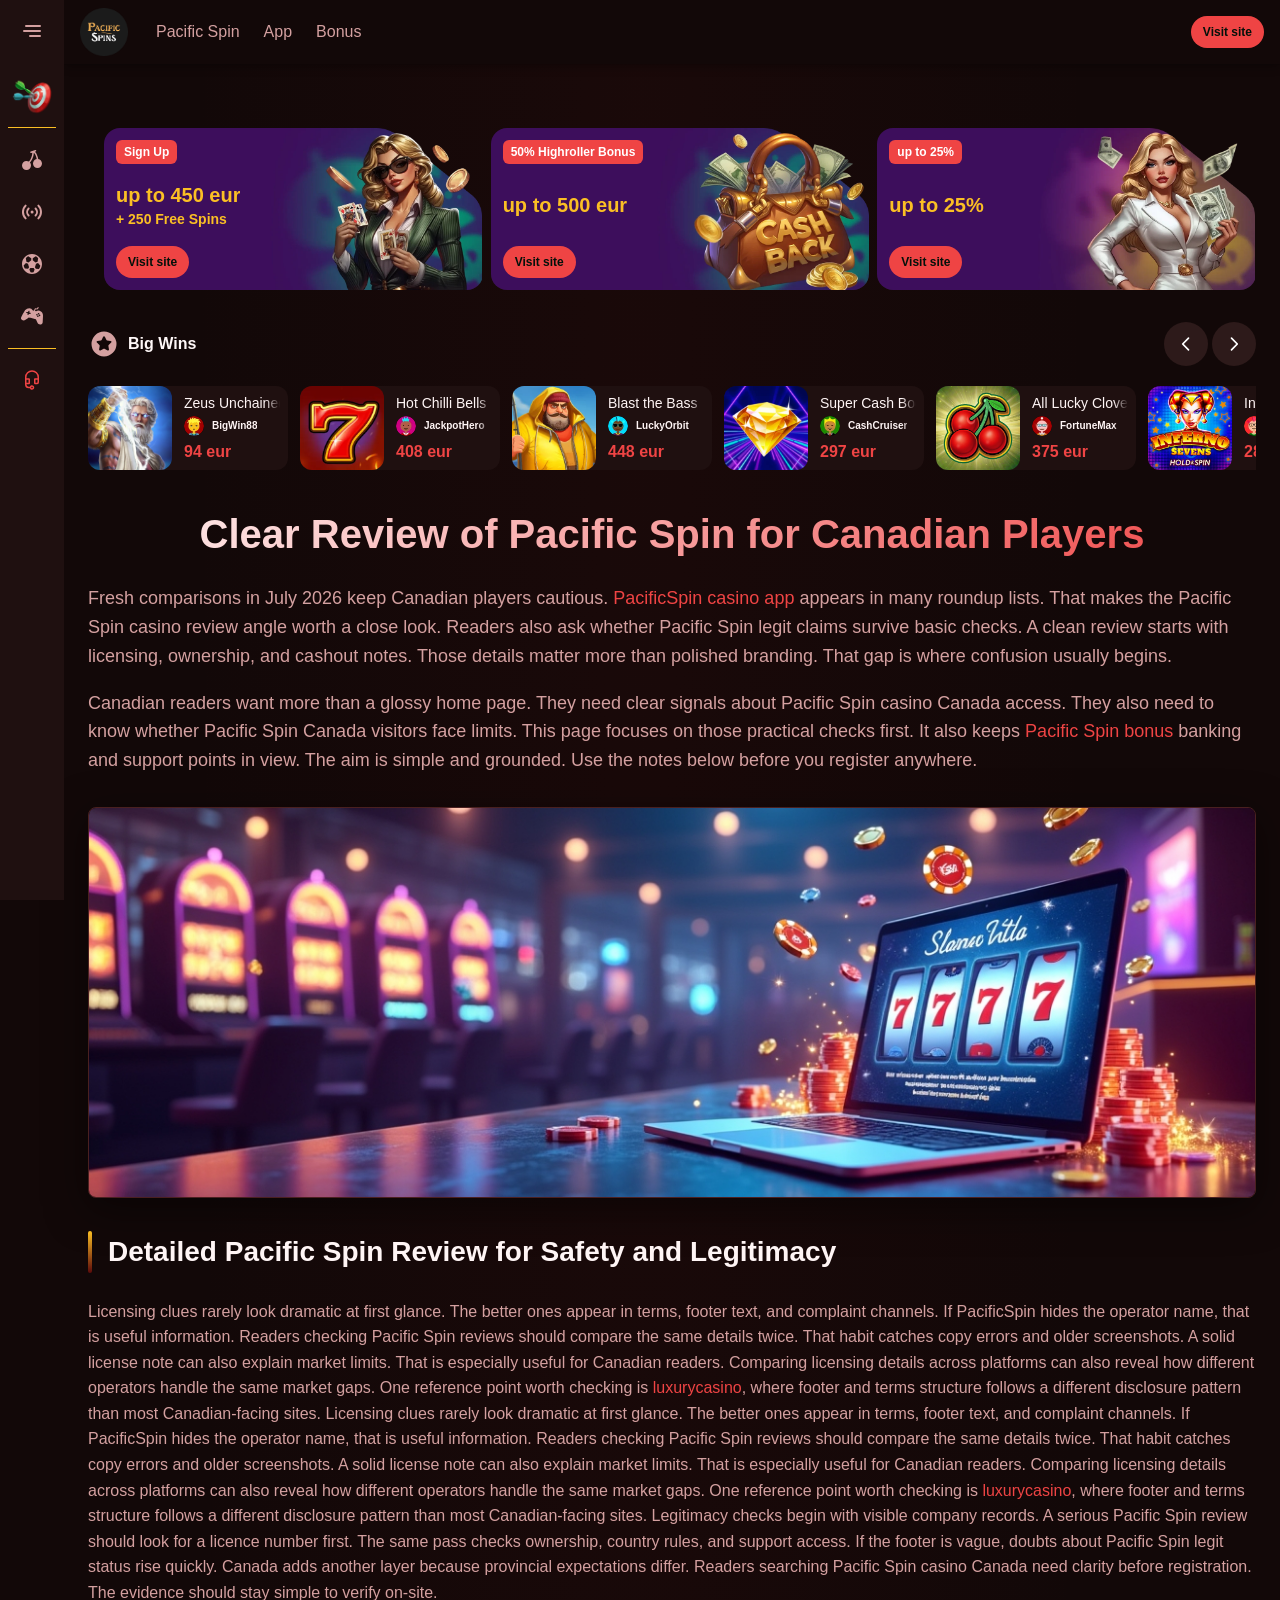
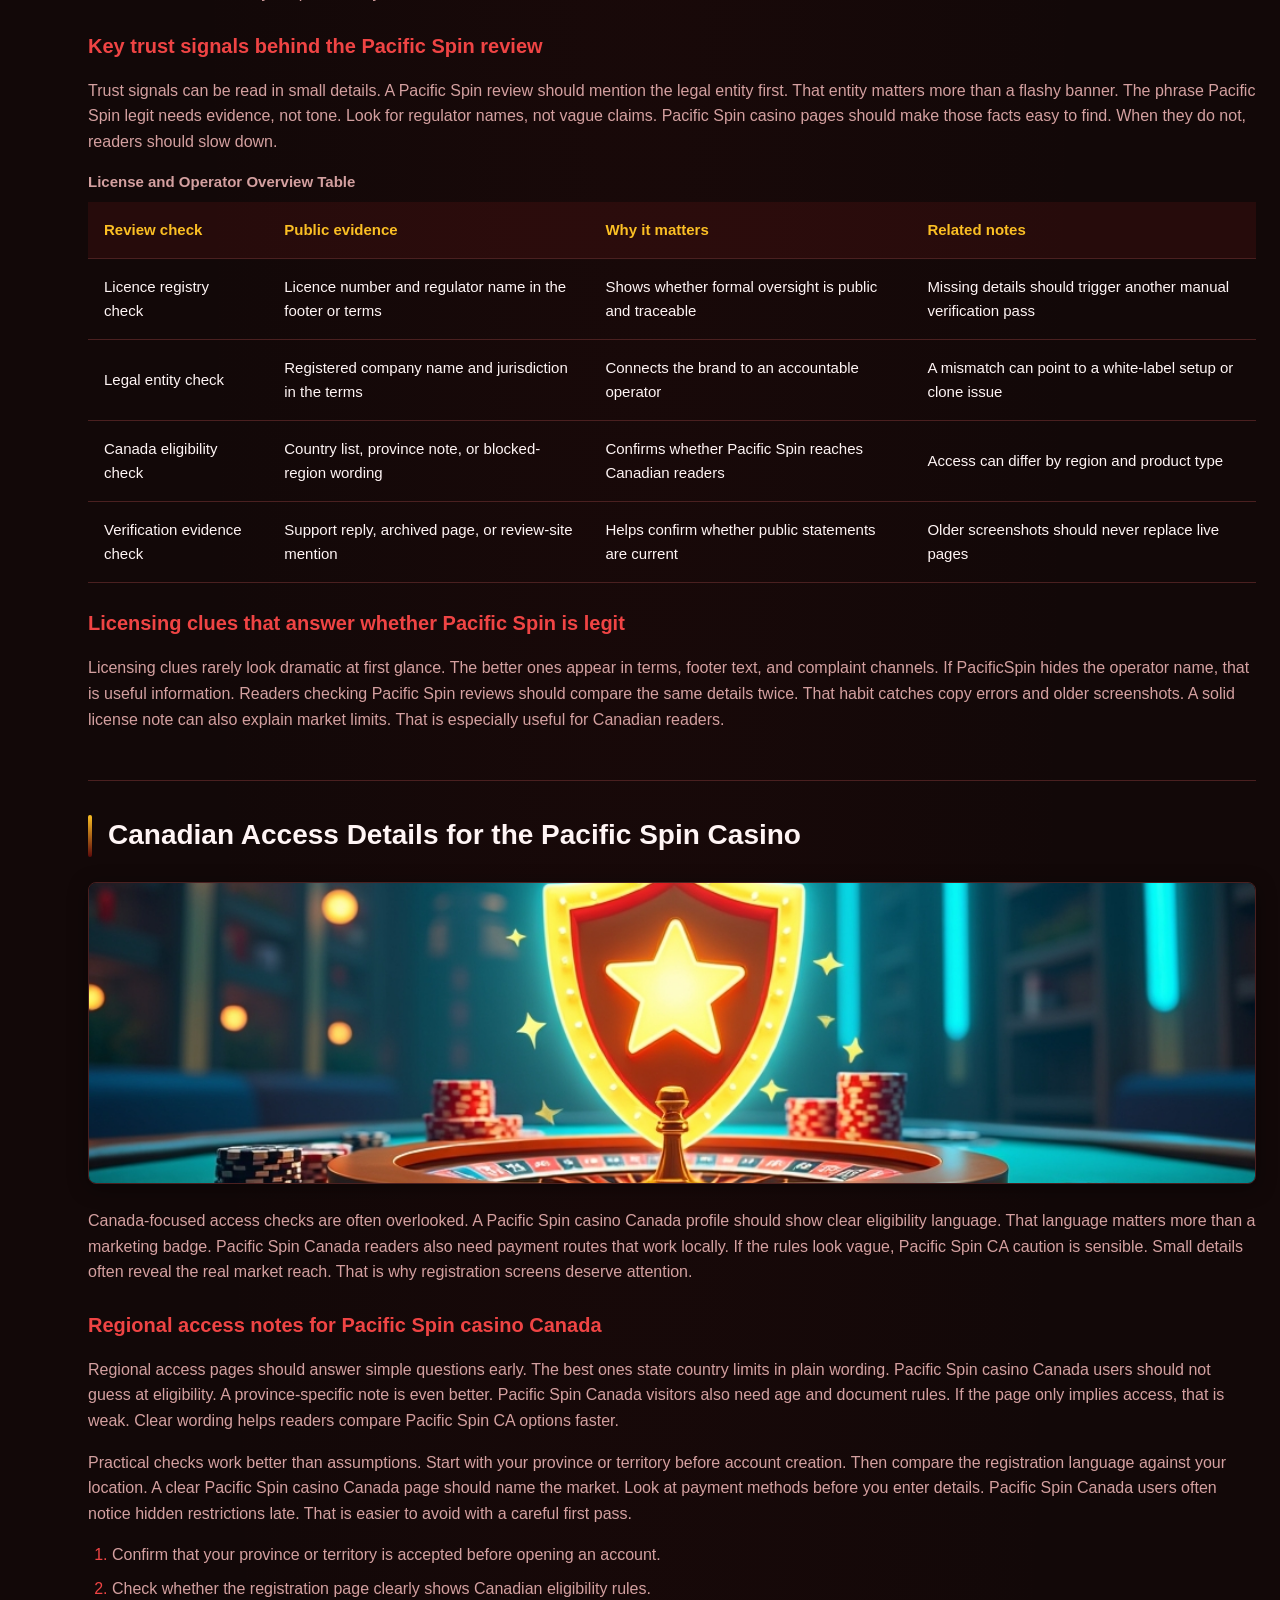
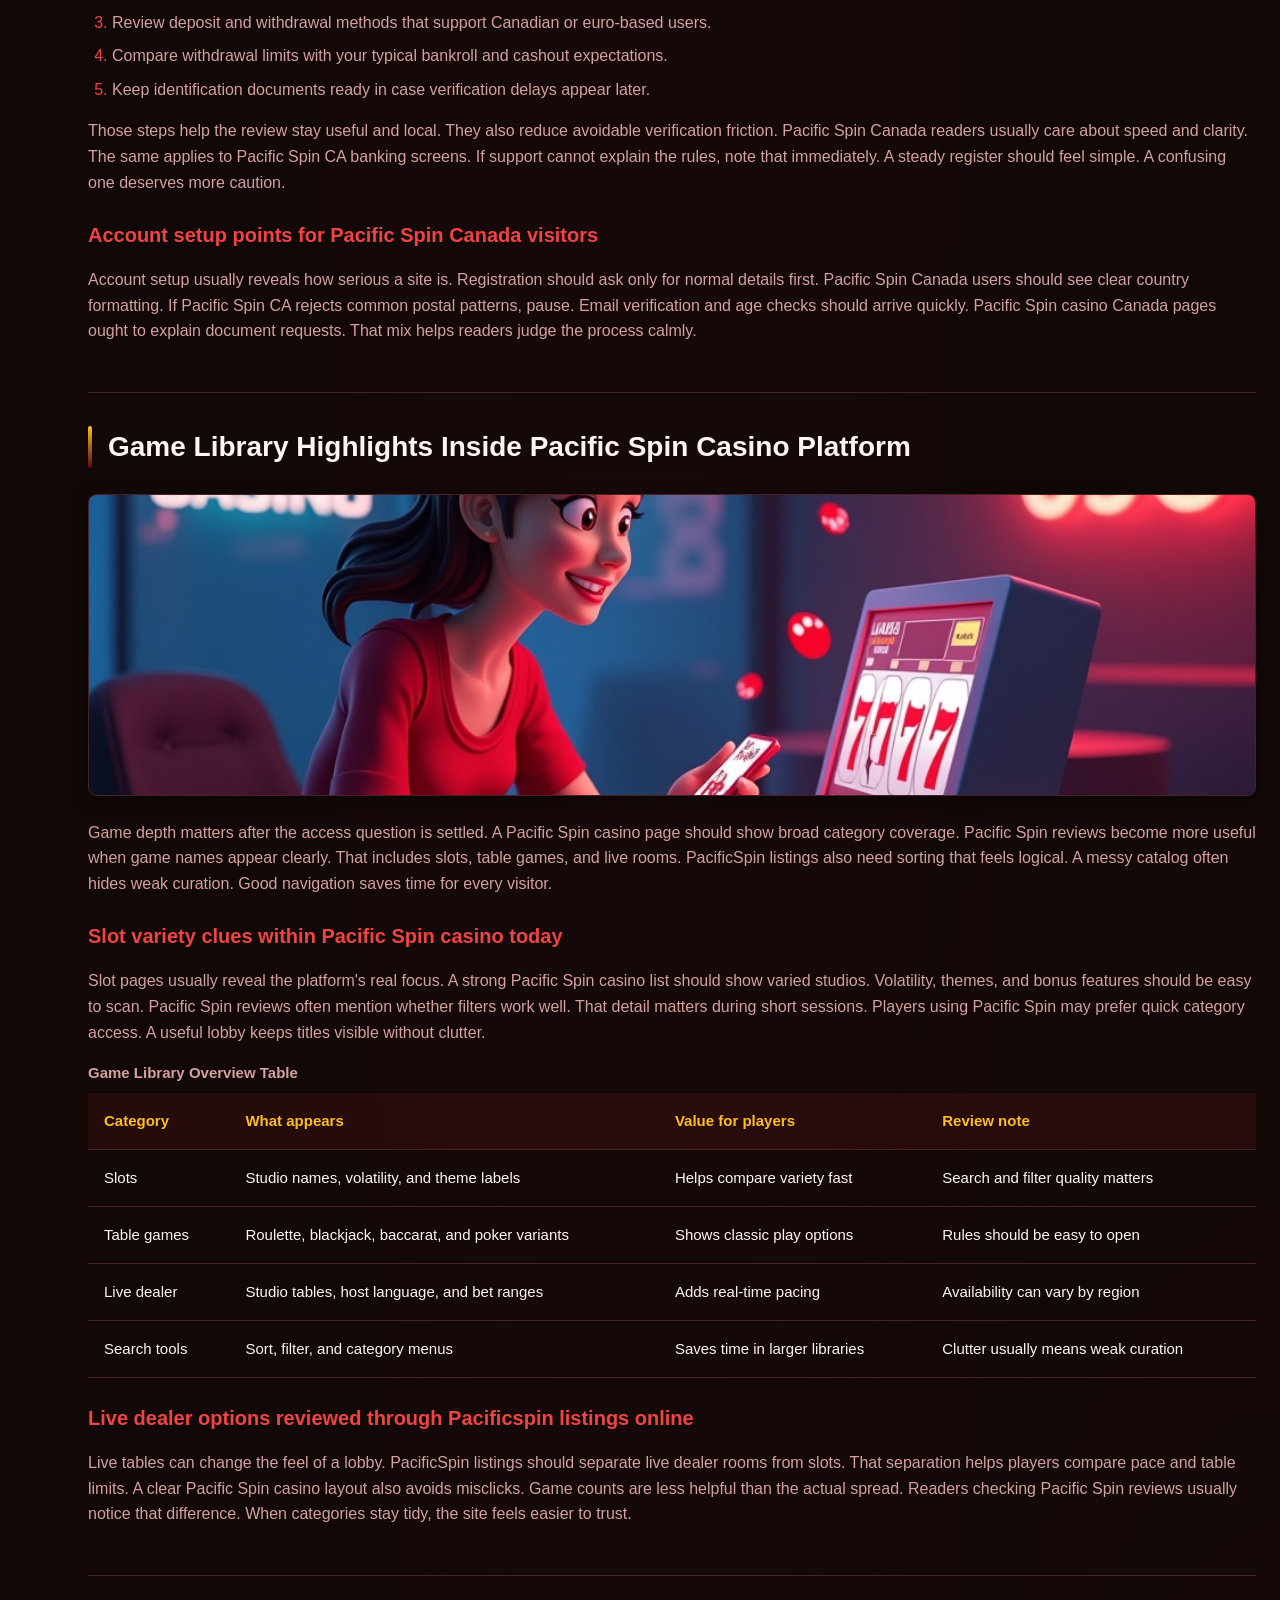
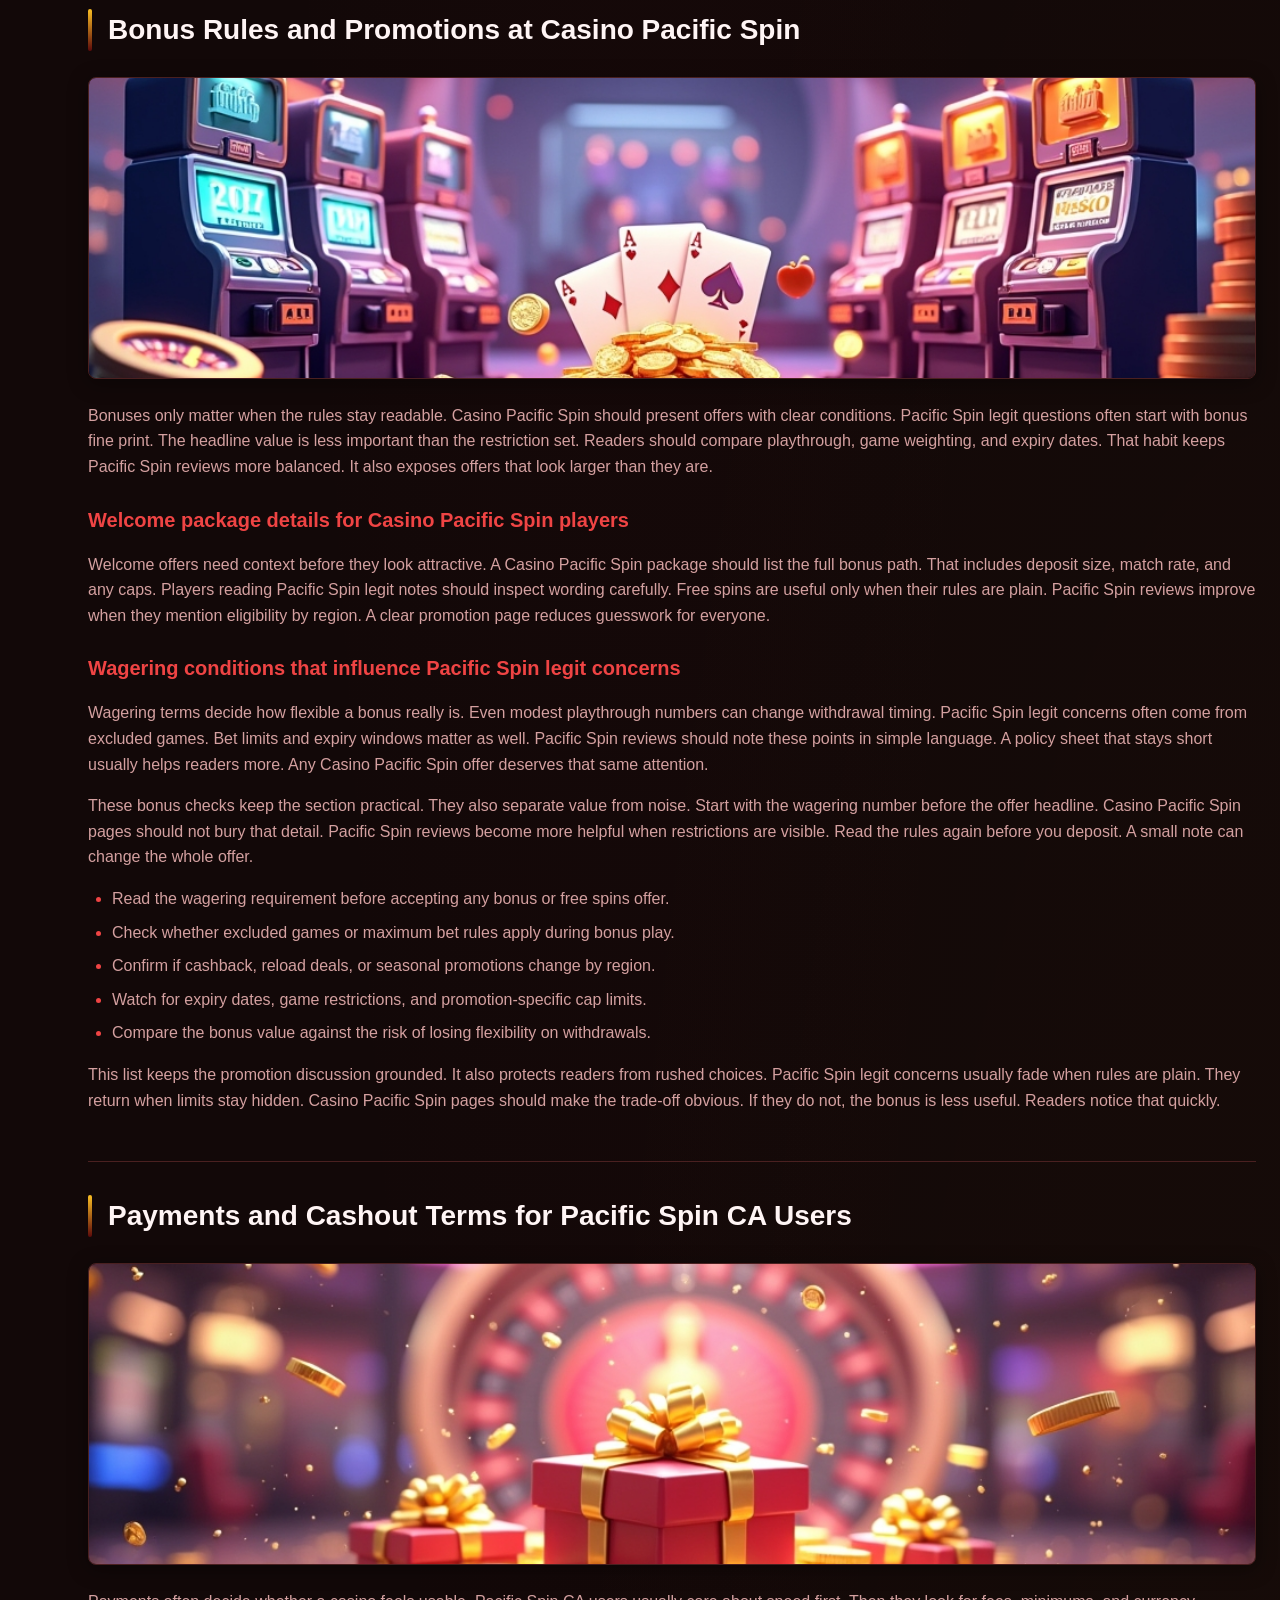
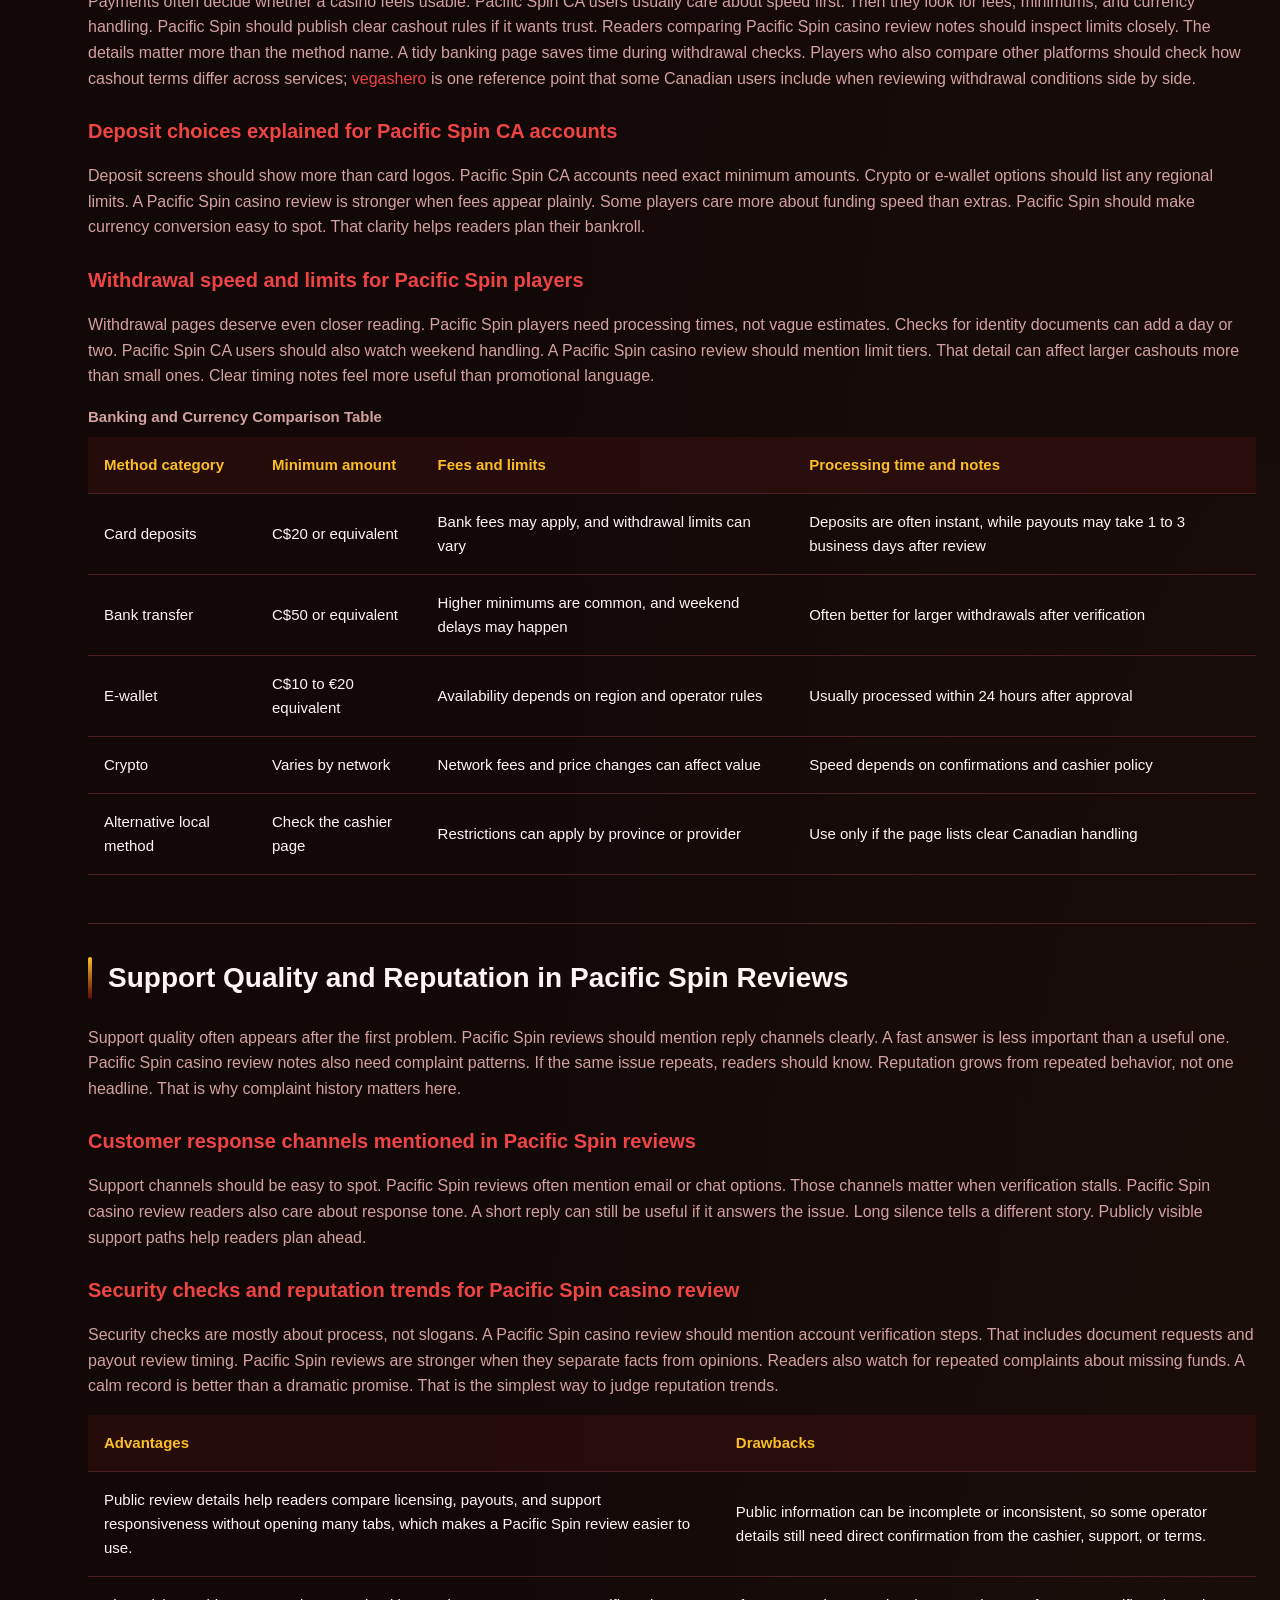
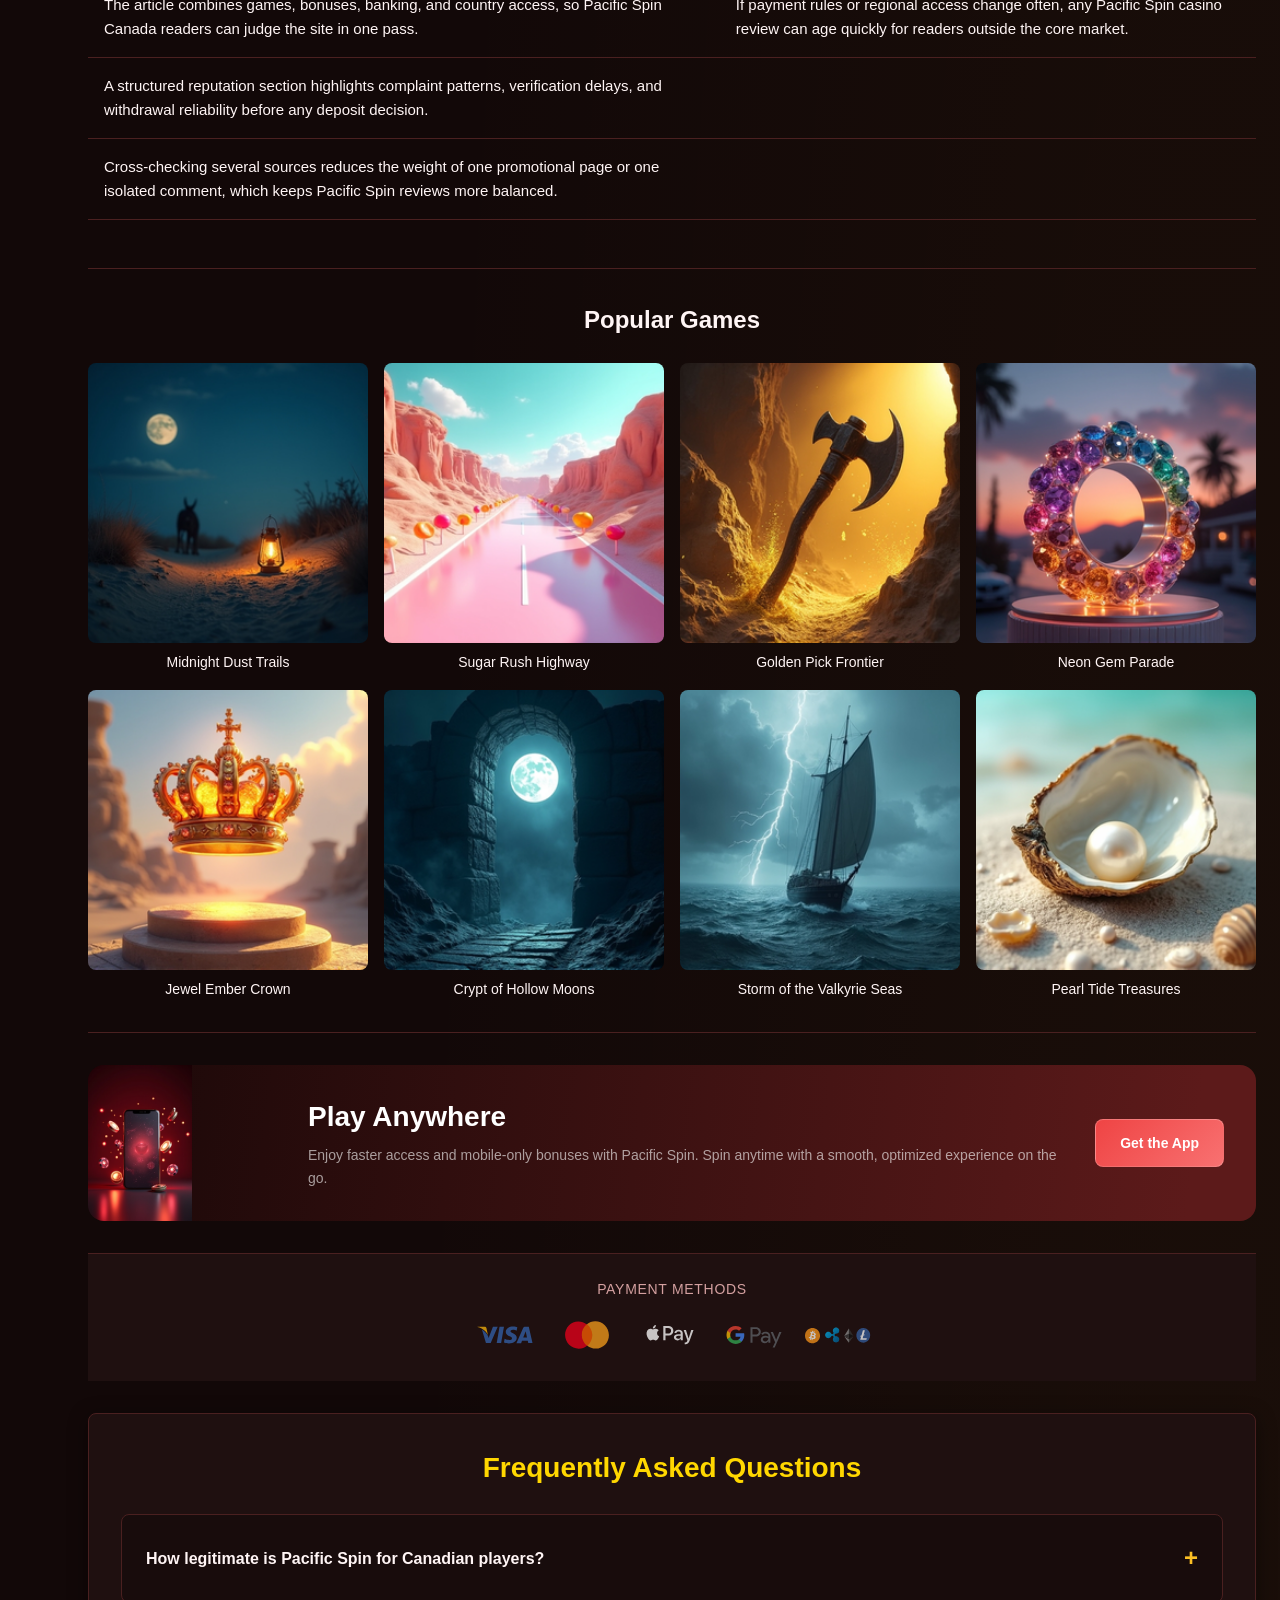
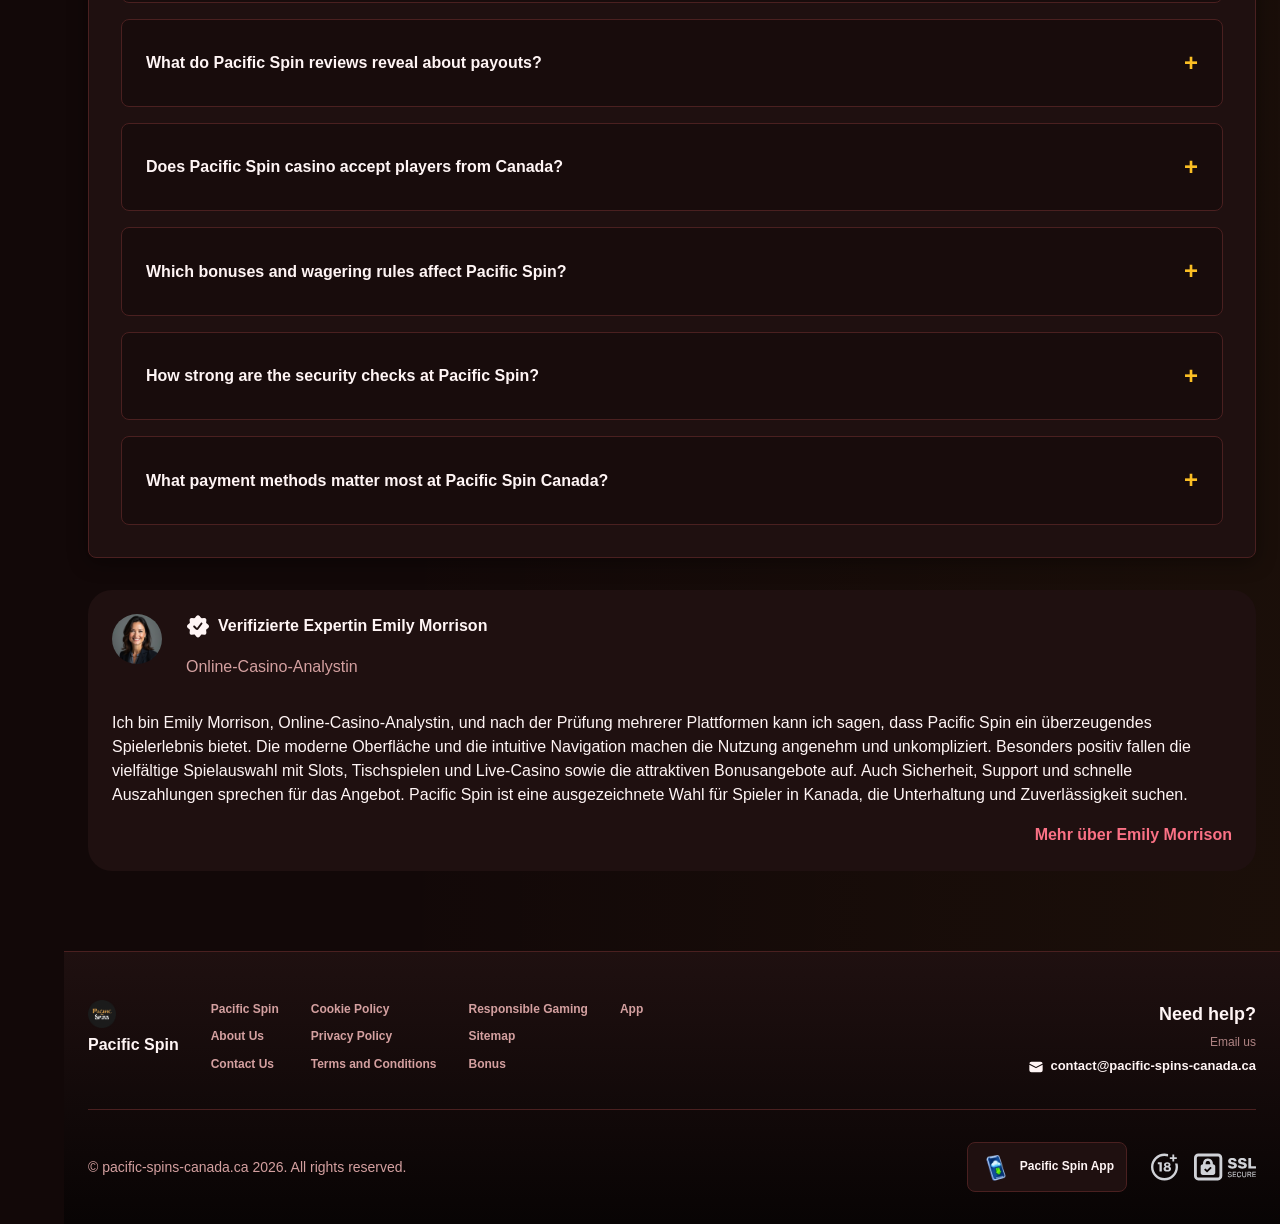
<file: index.html>
<!DOCTYPE html>
<html lang="en">
<head>
    <meta charset="UTF-8">
    <meta name="viewport" content="width=device-width, initial-scale=1.0">
    <meta http-equiv="X-UA-Compatible" content="IE=edge">
    <meta name="robots" content="index, follow">
    <meta name="revisit-after" content="7 days">
    <title>Pacific Spin - Canadian Casino Review &amp; Safety Guide</title>
    <meta name="title" content="Pacific Spin - Canadian Casino Review &amp; Safety Guide">
    <meta name="description" content="Pacific Spin 🎰 reviews for Canadian players, featuring the pacific spin casino Canada guide with safety checks and a clear invite to read more today.">
    <meta name="keywords" content="pacific spin, is pacific spin legit, pacific spin casino canada, pacific spin review, pacific spin casino review, pacific spin legit, pacific spin casino, pacific spin ca, pacific spin reviews, pacific spin canada, casino pacific spin, pacificspin">

    <link rel="canonical" href="https://magnoliaforever.ca/pacific-spin-ca/">

    <link rel="icon" type="image/png" sizes="32x32" href="/favicon-32x32.png">

    <meta property="og:title" content="Pacific Spin - Canadian Casino Review &amp; Safety Guide">
    <meta property="og:description" content="Pacific Spin 🎰 reviews for Canadian players, featuring the pacific spin casino Canada guide with safety checks and a clear invite to read more today.">
    <meta property="og:type" content="website">
    <meta property="og:url" content="https://magnoliaforever.ca/">
    <meta property="og:site_name" content="Pacific Spin">
    <meta property="og:locale" content="en">
    <meta property="og:image" content="https://magnoliaforever.ca/images/logo.png">

    <meta name="twitter:card" content="summary">
    <meta name="twitter:title" content="Pacific Spin - Canadian Casino Review &amp; Safety Guide">
    <meta name="twitter:description" content="Pacific Spin 🎰 reviews for Canadian players, featuring the pacific spin casino Canada guide with safety checks and a clear invite to read more today.">
    <meta name="twitter:url" content="https://magnoliaforever.ca/">
    <meta name="twitter:image" content="https://magnoliaforever.ca/images/logo.png">

    <link rel="stylesheet" href="/css/style.css">

    <link rel="stylesheet" href="/css/layout.css">

<link rel="alternate" hreflang="x-default" href="https://magnoliaforever.ca/">
<link rel="alternate" hreflang="en-CA" href="https://magnoliaforever.ca/pacific-spin-ca/">
</head>
<body >
    <div class="nav-sidebar-136f66f3 isFull" id="navSidebar">
        <div class="nav-sidebar-content-136f66f3">
            <div class="nav-sidebar-wrapped-136f66f3">
                <div class="nav-sidebar-header-136f66f3">
                    <button class="nav-sidebar-header-toggle-136f66f3" aria-label="Toggle menu">
                        <span class="nav-sidebar-header-wrap-136f66f3">
                            <svg class="m-icon-136f66f3">
                                <use xlink:href="/assets/icons/sidebar/sprites.svg#hamburger-r"/>
                            </svg>
                        </span>
                    </button>
                </div>
                <div class="nav-sidebar-wrapped-content-136f66f3 hideScrollbar-136f66f3">
                    <div class="divider-bottom-136f66f3">
                        <div class="nav-card nav-sidebar-card--wrapped-136f66f3">


                            <a href="/go" class="nav-card__button-136f66f3"
                               title="Missions" rel="noindex nofollow">
                                <img src="/assets/icons/sidebar/missions.webp"
                                     alt="Missions is pacific spin legit"
                                     title="Missions is pacific spin legit"
                                     class="nav-card__img-136f66f3">
                            </a>
                        </div>
                    </div>

                        <div class="nav-sidebar-wrapped-item-136f66f3">
                            <a href="/go" title="All Games"
                               class="nav-sidebar-icon-136f66f3" rel="noindex nofollow">
                                <svg class="m-icon-136f66f3">
                                    <use xlink:href="/assets/icons/sidebar/sprites.svg#all-games"/>
                                </svg>
                            </a>
                        </div>
                        <div class="nav-sidebar-wrapped-item-136f66f3">
                            <a href="/go" title="Live"
                               class="nav-sidebar-icon-136f66f3" rel="noindex nofollow">
                                <svg class="m-icon-136f66f3">
                                    <use xlink:href="/assets/icons/sidebar/sprites.svg#live"/>
                                </svg>
                            </a>
                        </div>
                        <div class="nav-sidebar-wrapped-item-136f66f3">
                            <a href="/go" title="Sports"
                               class="nav-sidebar-icon-136f66f3" rel="noindex nofollow">
                                <svg class="m-icon-136f66f3">
                                    <use xlink:href="/assets/icons/sidebar/sprites.svg#sport-soccer"/>
                                </svg>
                            </a>
                        </div>
                        <div class="nav-sidebar-wrapped-item-136f66f3">
                            <a href="/go" title="Esports"
                               class="nav-sidebar-icon-136f66f3" rel="noindex nofollow">
                                <svg class="m-icon-136f66f3">
                                    <use xlink:href="/assets/icons/sidebar/sprites.svg#target-gamepad"/>
                                </svg>
                            </a>
                        </div>

                    <div class="divider-top-136f66f3">
                        <a href="/go" title="Support"
                           class="nav-sidebar-support-wrapped-136f66f3 nav-sidebar-icon-136f66f3" rel="noindex nofollow">
                            <svg class="m-icon-136f66f3">
                                <use xlink:href="/assets/icons/sidebar/sprites.svg#support"/>
                            </svg>
                        </a>
                    </div>
                </div>
            </div>
        </div>
    </div>

    <div class="nav-sidebar-expanded-136f66f3" id="navSidebarExpanded">
        <div class="nav-sidebar-header-136f66f3">
            <button class="nav-sidebar-header-toggle-136f66f3" aria-label="Close menu">
                <span class="nav-sidebar-header-wrap-136f66f3">
                    <svg class="m-icon-136f66f3">
                        <use xlink:href="/assets/icons/sidebar/sprites.svg#cross"/>
                    </svg>
                </span>
            </button>
                <a href="/" class="nav-logo-136f66f3 nav-sidebar-header-logo-136f66f3" title="Pacific Spin">
                    <img src="/images/logo.png" alt="Pacific Spin" title="Pacific Spin">
                </a>
        </div>
        <div class="nav-sidebar-expanded-content-136f66f3">
            <div class="nav-sidebar-expanded-scrollY-136f66f3 hideScrollbar-136f66f3 nav-sidebar-expanded--gap-136f66f3">
                <div class="nav-sidebar-expanded-cards-136f66f3">


                        <div class="nav-card nav-sidebar-card-136f66f3">
                            <a href="/go" class="nav-card__button-136f66f3"
                               title="Bonus" rel="noindex nofollow">
                                <img src="/assets/icons/sidebar/bonus.webp" alt="Bonus pacific spin ca"
                                     title="Bonus pacific spin ca" class="nav-card__img-136f66f3">
                                <span class="nav-card__title-136f66f3">Bonus</span>
                            </a>
                        </div>


                        <div class="nav-card nav-sidebar-card-136f66f3">
                            <a href="/go" class="nav-card__button-136f66f3"
                               title="Missions" rel="noindex nofollow">
                                <img src="/assets/icons/sidebar/missions.webp" alt="Missions is pacific spin legit"
                                     title="Missions is pacific spin legit" class="nav-card__img-136f66f3">
                                <span class="nav-card__title-136f66f3">Missions</span>
                            </a>
                        </div>

                    <div class="nav-sidebar-cards-grid-136f66f3">


                            <div class="nav-card nav-sidebar-card-136f66f3">
                                <a href="/go" class="nav-card__button-136f66f3"
                                   title="Wheel" rel="noindex nofollow">
                                    <img src="/assets/icons/sidebar/wheel.gif" alt="Wheel pacific spin reviews"
                                         title="Wheel pacific spin reviews" class="nav-card__img-136f66f3">
                                    <span class="nav-card__title-136f66f3">Wheel</span>
                                </a>
                            </div>


                            <div class="nav-card nav-sidebar-card-136f66f3">
                                <a href="/go" class="nav-card__button-136f66f3"
                                   title="Loyalty" rel="noindex nofollow">
                                    <img src="/assets/icons/sidebar/loyalty.webp" alt="Loyalty pacificspin"
                                         title="Loyalty pacificspin" class="nav-card__img-136f66f3">
                                    <span class="nav-card__title-136f66f3">Loyalty</span>
                                </a>
                            </div>


                            <div class="nav-card nav-sidebar-card-136f66f3">
                                <a href="/go" class="nav-card__button-136f66f3"
                                   title="Cashback" rel="noindex nofollow">
                                    <img src="/assets/icons/sidebar/cashback.webp" alt="Cashback pacific spin reviews"
                                         title="Cashback pacific spin reviews" class="nav-card__img-136f66f3">
                                    <span class="nav-card__title-136f66f3">Cashback</span>
                                </a>
                            </div>


                            <div class="nav-card nav-sidebar-card-136f66f3">
                                <a href="/go" class="nav-card__button-136f66f3"
                                   title="VIP Club" rel="noindex nofollow">
                                    <img src="/assets/icons/sidebar/vipclub.webp" alt="VIP Club pacificspin"
                                         title="VIP Club pacificspin" class="nav-card__img-136f66f3">
                                    <span class="nav-card__title-136f66f3">VIP Club</span>
                                </a>
                            </div>


                            <div class="nav-card nav-sidebar-card-136f66f3">
                                <a href="/go" class="nav-card__button-136f66f3"
                                   title="Promotions" rel="noindex nofollow">
                                    <img src="/assets/icons/sidebar/promotions.webp" alt="Promotions is pacific spin legit"
                                         title="Promotions is pacific spin legit" class="nav-card__img-136f66f3">
                                    <span class="nav-card__title-136f66f3">Promotions</span>
                                </a>
                            </div>
                    </div>
                </div>

                <ul class="nav-sidebar-items-136f66f3 nav-sidebar-expanded-items-136f66f3">
                        <li class="nav-sidebar-items-item">
                            <a href="/go" class="nav-sidebar-items-dropdown"
                               title="All Games" rel="noindex nofollow">
                                <div class="nav-sidebar-items-title-136f66f3 nav-sidebar-items-title--light-136f66f3">
                                    <div class="m-icon-container-136f66f3 nav-sidebar-item-icon-136f66f3">
                                        <svg class="m-icon-136f66f3">
                                            <use xlink:href="/assets/icons/sidebar/sprites.svg#all-games"/>
                                        </svg>
                                    </div>
                                    <span>All Games</span>
                                </div>
                            </a>
                        </li>
                        <li class="nav-sidebar-items-item">
                            <a href="/go" class="nav-sidebar-items-dropdown"
                               title="Live" rel="noindex nofollow">
                                <div class="nav-sidebar-items-title-136f66f3 nav-sidebar-items-title--light-136f66f3">
                                    <div class="m-icon-container-136f66f3 nav-sidebar-item-icon-136f66f3">
                                        <svg class="m-icon-136f66f3">
                                            <use xlink:href="/assets/icons/sidebar/sprites.svg#live"/>
                                        </svg>
                                    </div>
                                    <span>Live</span>
                                </div>
                            </a>
                        </li>
                        <li class="nav-sidebar-items-item">
                            <a href="/go" class="nav-sidebar-items-dropdown"
                               title="Sports" rel="noindex nofollow">
                                <div class="nav-sidebar-items-title-136f66f3 nav-sidebar-items-title--light-136f66f3">
                                    <div class="m-icon-container-136f66f3 nav-sidebar-item-icon-136f66f3">
                                        <svg class="m-icon-136f66f3">
                                            <use xlink:href="/assets/icons/sidebar/sprites.svg#sport-soccer"/>
                                        </svg>
                                    </div>
                                    <span>Sports</span>
                                </div>
                            </a>
                        </li>
                        <li class="nav-sidebar-items-item">
                            <a href="/go" class="nav-sidebar-items-dropdown"
                               title="Esports" rel="noindex nofollow">
                                <div class="nav-sidebar-items-title-136f66f3 nav-sidebar-items-title--light-136f66f3">
                                    <div class="m-icon-container-136f66f3 nav-sidebar-item-icon-136f66f3">
                                        <svg class="m-icon-136f66f3">
                                            <use xlink:href="/assets/icons/sidebar/sprites.svg#target-gamepad"/>
                                        </svg>
                                    </div>
                                    <span>Esports</span>
                                </div>
                            </a>
                        </li>
                </ul>

                <ul class="nav-sidebar-items-136f66f3 nav-sidebar-expanded-items-136f66f3 flex-1-136f66f3"></ul>

                <div class="nav-sidebar-expanded-support-136f66f3">
                    <div class="nav-sidebar-expanded-support-help-136f66f3">
                        <a href="/go" title="Support"
                           class="m-button-136f66f3 m-button--success-136f66f3 m-button--m-136f66f3 nav-sidebar-support-136f66f3"
                           rel="noindex nofollow">
                            <div class="m-button-content-136f66f3">
                                <svg class="m-icon-136f66f3">
                                    <use xlink:href="/assets/icons/sidebar/sprites.svg#support"/>
                                </svg>
                                Support
                            </div>
                        </a>
                    </div>
                </div>

                <div class="nav-sidebar-expanded-app-links-136f66f3">
                    <a href="/go" class="footer-app-button-136f66f3"
                       title="Pacific Spin App" rel="noindex nofollow">
                        <img class="footer-app-button-image-136f66f3"
                             alt="Pacific Spin App"
                             title="Pacific Spin App"
                             src="/assets/icons/mobile/app-button-icon.webp">
                        <div class="footer-app-button-text-136f66f3">
                            <p class="m-text-136f66f3 m-fs12-136f66f3 m-fw700-136f66f3 m-lh160-136f66f3 footer-app-button-title-136f66f3">Pacific Spin App</p>
                            <p class="m-text-136f66f3 m-fs10-136f66f3 m-fw500-136f66f3 m-lh160-136f66f3 footer-app-button-description-136f66f3"
                               style="color: #ffffff;">Install our app</p>
                        </div>
                    </a>
                </div>
            </div>
        </div>
    </div>

    <div class="bottom-overlays-136f66f3">
        <div class="bottom-action-buttons-136f66f3 bottom-overlays__action-buttons-136f66f3">
            <div class="bottom-communication-button-136f66f3">
                <button class="m-button-136f66f3 m-gradient-border m-button--secondary-136f66f3 m-button--m-136f66f3 scroll-top-btn-136f66f3"
                        aria-label="Scroll to top" title="Scroll to top">
                    <div class="m-icon-container-136f66f3">
                        <span class="scroll-top-arrow-136f66f3">&uarr;</span>
                    </div>
                </button>
            </div>
        </div>

        <nav class="mobile-nav-136f66f3" aria-label="Mobile navigation">
            <div class="mobile-nav-wrap-136f66f3">
                <a href="/go" title="All Games"
                   rel="noindex nofollow" target="_blank">
                    <div class="mobile-nav-item-136f66f3">
                        <div class="mobile-nav-item__icon-wrap-136f66f3">
                            <svg class="m-icon-136f66f3 m-icon-loadable mobile-nav-item__icon-136f66f3">
                                <use xlink:href="/assets/icons/sidebar/sprites.svg#all-games"/>
                            </svg>
                        </div>
                        <p class="m-text-136f66f3 m-fs10-136f66f3 m-fw600-136f66f3 m-lh160-136f66f3 m-text-center-136f66f3 mobile-nav-item__text-136f66f3">All Games</p>
                    </div>
                </a>

                <a href="/go" title="Sports"
                   rel="noindex nofollow" target="_blank">
                    <div class="mobile-nav-item-136f66f3">
                        <div class="mobile-nav-item__icon-wrap-136f66f3">
                            <svg class="m-icon-136f66f3 m-icon-loadable mobile-nav-item__icon-136f66f3">
                                <use xlink:href="/assets/icons/sidebar/sprites.svg#sport-soccer"/>
                            </svg>
                        </div>
                        <p class="m-text-136f66f3 m-fs10-136f66f3 m-fw600-136f66f3 m-lh160-136f66f3 m-text-center-136f66f3 mobile-nav-item__text-136f66f3">Sports</p>
                    </div>
                </a>

                <div class="mobile-nav-item-136f66f3">
                    <a href="/go"
                       class="m-button-136f66f3 m-gradient-border m-button--primary-136f66f3 m-button--m-136f66f3 mobile-nav-item__icon-wrap-136f66f3"
                       title="Visit site"
                       rel="noindex nofollow" target="_blank">
                        <div class="m-button-content-136f66f3">
                            <svg class="m-icon-136f66f3 m-icon-loadable mobile-nav-item__icon-136f66f3">
                                <use xlink:href="/assets/icons/sidebar/sprites.svg#person"/>
                            </svg>
                        </div>
                    </a>
                    <p class="m-text-136f66f3 m-fs10-136f66f3 m-fw600-136f66f3 m-lh160-136f66f3 m-text-center-136f66f3 mobile-nav-item__text-136f66f3">Visit site</p>
                </div>

                <a href="/go" title="Bonus"
                   rel="noindex nofollow" target="_blank">
                    <div class="mobile-nav-item-136f66f3">
                        <div class="mobile-nav-item__icon-wrap-136f66f3">
                            <svg class="m-icon-136f66f3 m-icon-loadable mobile-nav-item__icon-136f66f3">
                                <use xlink:href="/assets/icons/sidebar/sprites.svg#gift"/>
                            </svg>
                        </div>
                        <p class="m-text-136f66f3 m-fs10-136f66f3 m-fw600-136f66f3 m-lh160-136f66f3 m-text-center-136f66f3 mobile-nav-item__text-136f66f3">Bonus</p>
                    </div>
                </a>

                <a href="/go" title="Missions"
                   rel="noindex nofollow" target="_blank">
                    <div class="mobile-nav-item-136f66f3">
                        <div class="mobile-nav-item__icon-wrap-136f66f3">
                            <svg class="m-icon-136f66f3 m-icon-loadable mobile-nav-item__icon-136f66f3">
                                <use xlink:href="/assets/icons/sidebar/sprites.svg#activities"/>
                            </svg>
                        </div>
                        <p class="m-text-136f66f3 m-fs10-136f66f3 m-fw600-136f66f3 m-lh160-136f66f3 m-text-center-136f66f3 mobile-nav-item__text-136f66f3">Missions</p>
                    </div>
                </a>
            </div>
        </nav>
    </div>


    <div class="site-wrapper-136f66f3 with-sidebar-136f66f3">
<nav class="main-nav-136f66f3">
    <div class="main-nav-content-136f66f3">
        <div class="main-nav-content-left-136f66f3">
            <button class="main-nav-content-toggle-136f66f3 nav-sidebar-header-toggle-136f66f3" aria-label="Toggle menu" aria-expanded="false">
                <svg class="m-icon-136f66f3 m-icon-loadable">
                    <use xlink:href="/assets/icons/sidebar/sprites.svg#hamburger"/>
                </svg>
            </button>

            <a href="/" class="nav-logo-136f66f3 main-nav-logo-136f66f3" title="Pacific Spin">
                <img src="/images/logo.png" alt="Pacific Spin" title="Pacific Spin">
            </a>
        </div>

        <div class="main-nav-content-center-136f66f3">
            <a href="/" class="nav-link-136f66f3" title="Pacific Spin">Pacific Spin</a>
            <a href="/app/" class="nav-link-136f66f3" title="App">App</a>
            <a href="/bonus/" class="nav-link-136f66f3" title="Bonus">Bonus</a>
        </div>

        <div class="main-nav-content-auth-136f66f3">
            <a class="m-button-136f66f3 m-gradient-border m-button--primary-136f66f3 m-button--s-136f66f3"
               href="/go" title="Visit site"
               rel="noindex nofollow" target="_blank">
                <div class="m-button-content-136f66f3">Visit site</div>
            </a>
        </div>
    </div>
</nav>
        <main class="main-content-136f66f3">
<article class="page-content-136f66f3">
    <div class="container-136f66f3">


<section class="lobby-banners-136f66f3">
    <div class="lobby-slider-136f66f3" style="--max-slide-width:auto;--bp-xxxl-plus:33.3333%;--slides-xxxl-plus:3;--bp-xxxl:33.3333%;--slides-xxxl:3;--bp-xxl:33.3333%;--slides-xxl:3;--bp-xl-2:33.3333%;--slides-xl-2:3;--bp-xl:100%;--slides-xl:1;--bp-l:100%;--slides-l:1;--bp-m:100%;--slides-m:1;--bp-s:100%;--slides-s:1;--bp-xs:100%;--slides-xs:1;--bp-xxs:100%;--slides-xxs:1;">
        <div class="lobby-slider__scroll-wrap-136f66f3">
            <div class="lobby-slider__scroll-box-136f66f3">
                <div class="lobby-slider__slide-136f66f3">
                    <div class="lobby-slider__slide-content-136f66f3">
                        <div class="lobby-banners__banner">
                            <div class="lobby-banner-136f66f3">
                                <div class="lobby-banner-picture-136f66f3 lobby-banner__image-136f66f3">
                                    <picture class="banner-picture-136f66f3">
                                        <img src="/assets/banners/play-jonny.webp" alt="Sign Up casino pacific spin" title="Sign Up casino pacific spin" fetchpriority="high" loading="eager" decoding="async">
                                    </picture>
                                </div>
                                <div class="lobby-banner__content-136f66f3">
                                    <div class="lobby-badge-136f66f3 lobby-badge--secondary-136f66f3 lobby-badge--m-136f66f3">
                                        <div class="lobby-badge-content-136f66f3">
                                            <div class="lobby-badge-text-136f66f3">Sign Up</div>
                                        </div>
                                    </div>
                                    <div class="lobby-banner__text-136f66f3">
                                        <p class="lobby-banner-text-136f66f3 lobby-banner-text--header-136f66f3" style="color:var(--color-at400);">
                                            up to 450 eur
                                        </p>
                                        <p class="lobby-banner-text-136f66f3 lobby-banner-text--body-136f66f3" style="color:var(--color-at400);">
                                            + 250 Free Spins
                                        </p>
                                    </div>
                                    <a href="/go" rel="noindex nofollow" target="_blank" class="lobby-btn-136f66f3 lobby-btn--primary-136f66f3 lobby-btn--s-136f66f3" title="Sign Up Visit site">
                                        <div class="lobby-btn-content-136f66f3">Visit site</div>
                                    </a>
                                </div>
                            </div>
                        </div>
                    </div>
                </div>
                <div class="lobby-slider__slide-136f66f3">
                    <div class="lobby-slider__slide-content-136f66f3">
                        <div class="lobby-banners__banner">
                            <div class="lobby-banner-136f66f3">
                                <div class="lobby-banner-picture-136f66f3 lobby-banner__image-136f66f3">
                                    <picture class="banner-picture-136f66f3">
                                        <img src="/assets/banners/playjonny.webp" alt="50% Highroller Bonus pacific spin reviews" title="50% Highroller Bonus pacific spin reviews" loading="lazy" fetchpriority="low" decoding="async">
                                    </picture>
                                </div>
                                <div class="lobby-banner__content-136f66f3">
                                    <div class="lobby-badge-136f66f3 lobby-badge--secondary-136f66f3 lobby-badge--m-136f66f3">
                                        <div class="lobby-badge-content-136f66f3">
                                            <div class="lobby-badge-text-136f66f3">50% Highroller Bonus</div>
                                        </div>
                                    </div>
                                    <div class="lobby-banner__text-136f66f3">
                                        <p class="lobby-banner-text-136f66f3 lobby-banner-text--header-136f66f3" style="color:var(--color-at400);">
                                            up to 500 eur
                                        </p>
                                    </div>
                                    <a href="/go" rel="noindex nofollow" target="_blank" class="lobby-btn-136f66f3 lobby-btn--primary-136f66f3 lobby-btn--s-136f66f3" title="50% Highroller Bonus Visit site">
                                        <div class="lobby-btn-content-136f66f3">Visit site</div>
                                    </a>
                                </div>
                            </div>
                        </div>
                    </div>
                </div>
                <div class="lobby-slider__slide-136f66f3">
                    <div class="lobby-slider__slide-content-136f66f3">
                        <div class="lobby-banners__banner">
                            <div class="lobby-banner-136f66f3">
                                <div class="lobby-banner-picture-136f66f3 lobby-banner__image-136f66f3">
                                    <picture class="banner-picture-136f66f3">
                                        <img src="/assets/banners/play-jonny-casino.webp" alt="up to 25% pacific spin legit" title="up to 25% pacific spin legit" loading="lazy" fetchpriority="low" decoding="async">
                                    </picture>
                                </div>
                                <div class="lobby-banner__content-136f66f3">
                                    <div class="lobby-badge-136f66f3 lobby-badge--secondary-136f66f3 lobby-badge--m-136f66f3">
                                        <div class="lobby-badge-content-136f66f3">
                                            <div class="lobby-badge-text-136f66f3">up to 25%</div>
                                        </div>
                                    </div>
                                    <div class="lobby-banner__text-136f66f3">
                                        <p class="lobby-banner-text-136f66f3 lobby-banner-text--header-136f66f3" style="color:var(--color-at400);">
                                            up to 25%
                                        </p>
                                    </div>
                                    <a href="/go" rel="noindex nofollow" target="_blank" class="lobby-btn-136f66f3 lobby-btn--primary-136f66f3 lobby-btn--s-136f66f3" title="up to 25% Visit site">
                                        <div class="lobby-btn-content-136f66f3">Visit site</div>
                                    </a>
                                </div>
                            </div>
                        </div>
                    </div>
                </div>
            </div>
        </div>
    </div>
</section>

<section class="recent-big-wins-section-136f66f3">
    <div class="recent-big-wins-slider-136f66f3"
         data-asset-pools='{"avatar_files": ["40x40.0.webp", "40x40.1.webp", "40x40.2.webp", "40x40.3.webp", "40x40.4.webp", "40x40.5.webp", "40x40.6.webp", "40x40.7.webp", "40x40.8.webp", "40x40.9.webp", "40x40.10.webp", "40x40.11.webp", "40x40.12.webp", "40x40.13.webp", "40x40.14.webp"], "currency": "eur", "game_icons": ["inout.webp", "penguinking.webp", "penguinking1.webp", "shadylady.oops.webp", "softswiss.1spin4win-LuckyFruitWins100_designed.webp", "softswiss.scatterkings-GoldLuckSizzlingSevens.webp", "softswiss.softswiss-AllLuckyClover100_designed.webp", "softswiss.softswiss-BurningChilliX_designed.webp", "softswiss.softswiss-HotChilliBells_designed.webp", "softswiss.webp", "spinomenal.SlotMachine_ZeusUnchainedHoldHit_designed.webp", "spinomenal.webp"], "game_names": ["Chicken Road", "Super Cash Boost: Hold \u0026 Win", "Break the Piggy Bank", "Oops", "Lucky Fruit Wins 100", "Inferno Sevens", "All Lucky Clovers 100", "Burning Chilli X", "Hot Chilli Bells", "Blast the Bass", "Zeus Unchained - Hold \u0026 Hit", "Queen Of Inferno"], "max_amount": 500, "min_amount": 50, "usernames": ["LuckyAce", "BigWin88", "SlotMaster", "JackpotHero", "Player777", "CasinoKing", "Win_Storm", "AceOfLuck", "SpinHero2024", "GoldenReel", "LuckyFox7", "Jackpot_Jay", "PrizePulse", "RoyalSlots", "WinWave99", "FortuneMax", "SlotStar23", "CashCruiser", "LuckyNova", "BonusBlitz", "MegaSpin88", "ReelRider", "PayoutPro", "AceJackpot", "LuckyOrbit"]}'
         data-keywords='["pacific spin", "pacific spin casino", "pacificspin", "casino pacific spin", "pacific spin casino review", "pacific spin review", "pacific spin casino canada", "pacific spin ca", "pacific spin canada", "is pacific spin legit", "pacific spin legit", "pacific spin reviews"]'
         data-auto-rotate="true"
         data-interval="3000"
         style="--perRow: 5; --duration: 0.6s; --perRowDefault: 5; --perRowMiddle: 4; --perRowMin: 3;">

        <!-- Header with title and controls -->
        <div class="recent-big-wins-header-136f66f3">
            <div class="recent-big-wins-header__title-136f66f3">
                <svg class="bw-icon-136f66f3">
                    <use xlink:href="/assets/icons/sidebar/sprites.svg#big-wins"/>
                </svg>
                Big Wins
            </div>
            <div class="recent-big-wins-header__control-136f66f3">
                <div class="bw-prev-next-arrows-136f66f3">
                    <button class="bw-arrow-btn-136f66f3"
                            aria-label="Slide prev"
                            data-slider-action="prev">
                        <span class="bw-icon-container-136f66f3">
                            <svg class="bw-icon-136f66f3 bw-chevron-136f66f3" style="transform: rotate(270deg);">
                                <use xlink:href="/assets/icons/sidebar/sprites.svg#chevron"/>
                            </svg>
                        </span>
                    </button>
                    <button class="bw-arrow-btn-136f66f3"
                            aria-label="Slide next"
                            data-slider-action="next">
                        <span class="bw-icon-container-136f66f3">
                            <svg class="bw-icon-136f66f3 bw-chevron-136f66f3" style="transform: rotate(90deg);">
                                <use xlink:href="/assets/icons/sidebar/sprites.svg#chevron"/>
                            </svg>
                        </span>
                    </button>
                </div>
            </div>
        </div>

        <!-- Slider container (populated dynamically by JS) -->
        <div class="recent-big-wins-slider__cards-136f66f3" data-slider-cards>
        </div>
    </div>
</section>

        <header class="page-header-136f66f3">
            <h1>Clear Review of Pacific Spin for Canadian Players</h1>
            <div class="intro-136f66f3">
                <p>Fresh comparisons in July 2026 keep Canadian players cautious. <a href='https://magnoliaforever.ca/app/' title='PacificSpin casino app'>PacificSpin casino app</a> appears in many roundup lists. That makes the Pacific Spin casino review angle worth a close look. Readers also ask whether Pacific Spin legit claims survive basic checks. A clean review starts with licensing, ownership, and cashout notes. Those details matter more than polished branding. That gap is where confusion usually begins.</p>
                <p>Canadian readers want more than a glossy home page. They need clear signals about Pacific Spin casino Canada access. They also need to know whether Pacific Spin Canada visitors face limits. This page focuses on those practical checks first. It also keeps <a href='https://magnoliaforever.ca/bonus/' title='Pacific Spin bonus'>Pacific Spin bonus</a> banking and support points in view. The aim is simple and grounded. Use the notes below before you register anywhere.</p>
            </div>
        </header>



        <div class="hero-image-136f66f3">
            <img src="/images/pacific_spin_casino_review_banner.png" alt="pacific spin casino review" title="pacific spin casino review" loading="lazy">
        </div>


        <section class="content-section-136f66f3 card-136f66f3">
            <h2 id="toc-s0">Detailed Pacific Spin Review for Safety and Legitimacy</h2>


            <p>Licensing clues rarely look dramatic at first glance. The better ones appear in terms, footer text, and complaint channels. If PacificSpin hides the operator name, that is useful information. Readers checking Pacific Spin reviews should compare the same details twice. That habit catches copy errors and older screenshots. A solid license note can also explain market limits. That is especially useful for Canadian readers. Comparing licensing details across platforms can also reveal how different operators handle the same market gaps. One reference point worth checking is <a href='https://luxurycasinos.nz/' title='luxurycasino'>luxurycasino</a>, where footer and terms structure follows a different disclosure pattern than most Canadian-facing sites. Licensing clues rarely look dramatic at first glance. The better ones appear in terms, footer text, and complaint channels. If PacificSpin hides the operator name, that is useful information. Readers checking Pacific Spin reviews should compare the same details twice. That habit catches copy errors and older screenshots. A solid license note can also explain market limits. That is especially useful for Canadian readers. Comparing licensing details across platforms can also reveal how different operators handle the same market gaps. One reference point worth checking is <a href='https://luxurycasinos.nz/' title='luxurycasino'>luxurycasino</a>, where footer and terms structure follows a different disclosure pattern than most Canadian-facing sites. Legitimacy checks begin with visible company records. A serious Pacific Spin review should look for a licence number first. The same pass checks ownership, country rules, and support access. If the footer is vague, doubts about Pacific Spin legit status rise quickly. Canada adds another layer because provincial expectations differ. Readers searching Pacific Spin casino Canada need clarity before registration. The evidence should stay simple to verify on-site.</p>

                
        <h3 id="toc-s0-b0">Key trust signals behind the Pacific Spin review</h3>
            <p>Trust signals can be read in small details. A Pacific Spin review should mention the legal entity first. That entity matters more than a flashy banner. The phrase Pacific Spin legit needs evidence, not tone. Look for regulator names, not vague claims. Pacific Spin casino pages should make those facts easy to find. When they do not, readers should slow down.</p>



                
        <div class="table-wrapper-136f66f3">
            <table class="content-table-136f66f3">
                <caption>License and Operator Overview Table</caption>

                <thead>
                    <tr>
                            <th>Review check</th>
                            <th>Public evidence</th>
                            <th>Why it matters</th>
                            <th>Related notes</th>
                    </tr>
                </thead>

                <tbody>
                        <tr>
                                <td>Licence registry check</td>
                                <td>Licence number and regulator name in the footer or terms</td>
                                <td>Shows whether formal oversight is public and traceable</td>
                                <td>Missing details should trigger another manual verification pass</td>
                        </tr>
                        <tr>
                                <td>Legal entity check</td>
                                <td>Registered company name and jurisdiction in the terms</td>
                                <td>Connects the brand to an accountable operator</td>
                                <td>A mismatch can point to a white-label setup or clone issue</td>
                        </tr>
                        <tr>
                                <td>Canada eligibility check</td>
                                <td>Country list, province note, or blocked-region wording</td>
                                <td>Confirms whether Pacific Spin reaches Canadian readers</td>
                                <td>Access can differ by region and product type</td>
                        </tr>
                        <tr>
                                <td>Verification evidence check</td>
                                <td>Support reply, archived page, or review-site mention</td>
                                <td>Helps confirm whether public statements are current</td>
                                <td>Older screenshots should never replace live pages</td>
                        </tr>
                </tbody>
            </table>
        </div>



                
        <h3 id="toc-s0-b2">Licensing clues that answer whether Pacific Spin is legit</h3>
            <p>Licensing clues rarely look dramatic at first glance. The better ones appear in terms, footer text, and complaint channels. If PacificSpin hides the operator name, that is useful information. Readers checking Pacific Spin reviews should compare the same details twice. That habit catches copy errors and older screenshots. A solid license note can also explain market limits. That is especially useful for Canadian readers.</p>



        </section>
        <section class="content-section-136f66f3 card-136f66f3">
            <h2 id="toc-s1">Canadian Access Details for the Pacific Spin Casino</h2>

            <div class="section-image-136f66f3">
                <img src="/images/pacific_spin_safety_legitimacy.png" alt="is pacific spin legit" title="is pacific spin legit" loading="lazy">
            </div>

            <p>Canada-focused access checks are often overlooked. A Pacific Spin casino Canada profile should show clear eligibility language. That language matters more than a marketing badge. Pacific Spin Canada readers also need payment routes that work locally. If the rules look vague, Pacific Spin CA caution is sensible. Small details often reveal the real market reach. That is why registration screens deserve attention.</p>

                
        <h3 id="toc-s1-b0">Regional access notes for Pacific Spin casino Canada</h3>
            <p>Regional access pages should answer simple questions early. The best ones state country limits in plain wording. Pacific Spin casino Canada users should not guess at eligibility. A province-specific note is even better. Pacific Spin Canada visitors also need age and document rules. If the page only implies access, that is weak. Clear wording helps readers compare Pacific Spin CA options faster.</p>



                
        <p>Practical checks work better than assumptions. Start with your province or territory before account creation. Then compare the registration language against your location. A clear Pacific Spin casino Canada page should name the market. Look at payment methods before you enter details. Pacific Spin Canada users often notice hidden restrictions late. That is easier to avoid with a careful first pass.</p>
        <ol class="content-list-136f66f3 content-list--ordered">
                <li>Confirm that your province or territory is accepted before opening an account.</li>
                <li>Check whether the registration page clearly shows Canadian eligibility rules.</li>
                <li>Review deposit and withdrawal methods that support Canadian or euro-based users.</li>
                <li>Compare withdrawal limits with your typical bankroll and cashout expectations.</li>
                <li>Keep identification documents ready in case verification delays appear later.</li>
        </ol>
        <p>Those steps help the review stay useful and local. They also reduce avoidable verification friction. Pacific Spin Canada readers usually care about speed and clarity. The same applies to Pacific Spin CA banking screens. If support cannot explain the rules, note that immediately. A steady register should feel simple. A confusing one deserves more caution.</p>



                
        <h3 id="toc-s1-b2">Account setup points for Pacific Spin Canada visitors</h3>
            <p>Account setup usually reveals how serious a site is. Registration should ask only for normal details first. Pacific Spin Canada users should see clear country formatting. If Pacific Spin CA rejects common postal patterns, pause. Email verification and age checks should arrive quickly. Pacific Spin casino Canada pages ought to explain document requests. That mix helps readers judge the process calmly.</p>



        </section>
        <section class="content-section-136f66f3 card-136f66f3">
            <h2 id="toc-s2">Game Library Highlights Inside Pacific Spin Casino Platform</h2>

            <div class="section-image-136f66f3">
                <img src="/images/pacific_spin_canada_access.png" alt="pacific spin casino canada" title="pacific spin casino canada" loading="lazy">
            </div>

            <p>Game depth matters after the access question is settled. A Pacific Spin casino page should show broad category coverage. Pacific Spin reviews become more useful when game names appear clearly. That includes slots, table games, and live rooms. PacificSpin listings also need sorting that feels logical. A messy catalog often hides weak curation. Good navigation saves time for every visitor.</p>

                
        <h3 id="toc-s2-b0">Slot variety clues within Pacific Spin casino today</h3>
            <p>Slot pages usually reveal the platform's real focus. A strong Pacific Spin casino list should show varied studios. Volatility, themes, and bonus features should be easy to scan. Pacific Spin reviews often mention whether filters work well. That detail matters during short sessions. Players using Pacific Spin may prefer quick category access. A useful lobby keeps titles visible without clutter.</p>



                
        <div class="table-wrapper-136f66f3">
            <table class="content-table-136f66f3">
                <caption>Game Library Overview Table</caption>

                <thead>
                    <tr>
                            <th>Category</th>
                            <th>What appears</th>
                            <th>Value for players</th>
                            <th>Review note</th>
                    </tr>
                </thead>

                <tbody>
                        <tr>
                                <td>Slots</td>
                                <td>Studio names, volatility, and theme labels</td>
                                <td>Helps compare variety fast</td>
                                <td>Search and filter quality matters</td>
                        </tr>
                        <tr>
                                <td>Table games</td>
                                <td>Roulette, blackjack, baccarat, and poker variants</td>
                                <td>Shows classic play options</td>
                                <td>Rules should be easy to open</td>
                        </tr>
                        <tr>
                                <td>Live dealer</td>
                                <td>Studio tables, host language, and bet ranges</td>
                                <td>Adds real-time pacing</td>
                                <td>Availability can vary by region</td>
                        </tr>
                        <tr>
                                <td>Search tools</td>
                                <td>Sort, filter, and category menus</td>
                                <td>Saves time in larger libraries</td>
                                <td>Clutter usually means weak curation</td>
                        </tr>
                </tbody>
            </table>
        </div>



                
        <h3 id="toc-s2-b2">Live dealer options reviewed through Pacificspin listings online</h3>
            <p>Live tables can change the feel of a lobby. PacificSpin listings should separate live dealer rooms from slots. That separation helps players compare pace and table limits. A clear Pacific Spin casino layout also avoids misclicks. Game counts are less helpful than the actual spread. Readers checking Pacific Spin reviews usually notice that difference. When categories stay tidy, the site feels easier to trust.</p>



        </section>
        <section class="content-section-136f66f3 card-136f66f3">
            <h2 id="toc-s3">Bonus Rules and Promotions at Casino Pacific Spin</h2>

            <div class="section-image-136f66f3">
                <img src="/images/pacific_spin_game_library.png" alt="pacific spin casino" title="pacific spin casino" loading="lazy">
            </div>

            <p>Bonuses only matter when the rules stay readable. Casino Pacific Spin should present offers with clear conditions. Pacific Spin legit questions often start with bonus fine print. The headline value is less important than the restriction set. Readers should compare playthrough, game weighting, and expiry dates. That habit keeps Pacific Spin reviews more balanced. It also exposes offers that look larger than they are.</p>

                
        <h3 id="toc-s3-b0">Welcome package details for Casino Pacific Spin players</h3>
            <p>Welcome offers need context before they look attractive. A Casino Pacific Spin package should list the full bonus path. That includes deposit size, match rate, and any caps. Players reading Pacific Spin legit notes should inspect wording carefully. Free spins are useful only when their rules are plain. Pacific Spin reviews improve when they mention eligibility by region. A clear promotion page reduces guesswork for everyone.</p>



                
        <h3 id="toc-s3-b1">Wagering conditions that influence Pacific Spin legit concerns</h3>
            <p>Wagering terms decide how flexible a bonus really is. Even modest playthrough numbers can change withdrawal timing. Pacific Spin legit concerns often come from excluded games. Bet limits and expiry windows matter as well. Pacific Spin reviews should note these points in simple language. A policy sheet that stays short usually helps readers more. Any Casino Pacific Spin offer deserves that same attention.</p>



                
        <p>These bonus checks keep the section practical. They also separate value from noise. Start with the wagering number before the offer headline. Casino Pacific Spin pages should not bury that detail. Pacific Spin reviews become more helpful when restrictions are visible. Read the rules again before you deposit. A small note can change the whole offer.</p>
        <ul class="content-list-136f66f3">
                <li>Read the wagering requirement before accepting any bonus or free spins offer.</li>
                <li>Check whether excluded games or maximum bet rules apply during bonus play.</li>
                <li>Confirm if cashback, reload deals, or seasonal promotions change by region.</li>
                <li>Watch for expiry dates, game restrictions, and promotion-specific cap limits.</li>
                <li>Compare the bonus value against the risk of losing flexibility on withdrawals.</li>
        </ul>
        <p>This list keeps the promotion discussion grounded. It also protects readers from rushed choices. Pacific Spin legit concerns usually fade when rules are plain. They return when limits stay hidden. Casino Pacific Spin pages should make the trade-off obvious. If they do not, the bonus is less useful. Readers notice that quickly.</p>



        </section>
        <section class="content-section-136f66f3 card-136f66f3">
            <h2 id="toc-s4">Payments and Cashout Terms for Pacific Spin CA Users</h2>

            <div class="section-image-136f66f3">
                <img src="/images/pacific_spin_bonuses_promotions.png" alt="pacific spin review" title="pacific spin review" loading="lazy">
            </div>

            <p>Payments often decide whether a casino feels usable. Pacific Spin CA users usually care about speed first. Then they look for fees, minimums, and currency handling. Pacific Spin should publish clear cashout rules if it wants trust. Readers comparing Pacific Spin casino review notes should inspect limits closely. The details matter more than the method name. A tidy banking page saves time during withdrawal checks. Players who also compare other platforms should check how cashout terms differ across services; <a href='https://vegas-herosuk.uk/' title='vegashero'>vegashero</a> is one reference point that some Canadian users include when reviewing withdrawal conditions side by side.</p>

                
        <h3 id="toc-s4-b0">Deposit choices explained for Pacific Spin CA accounts</h3>
            <p>Deposit screens should show more than card logos. Pacific Spin CA accounts need exact minimum amounts. Crypto or e-wallet options should list any regional limits. A Pacific Spin casino review is stronger when fees appear plainly. Some players care more about funding speed than extras. Pacific Spin should make currency conversion easy to spot. That clarity helps readers plan their bankroll.</p>



                
        <h3 id="toc-s4-b1">Withdrawal speed and limits for Pacific Spin players</h3>
            <p>Withdrawal pages deserve even closer reading. Pacific Spin players need processing times, not vague estimates. Checks for identity documents can add a day or two. Pacific Spin CA users should also watch weekend handling. A Pacific Spin casino review should mention limit tiers. That detail can affect larger cashouts more than small ones. Clear timing notes feel more useful than promotional language.</p>



                
        <div class="table-wrapper-136f66f3">
            <table class="content-table-136f66f3">
                <caption>Banking and Currency Comparison Table</caption>

                <thead>
                    <tr>
                            <th>Method category</th>
                            <th>Minimum amount</th>
                            <th>Fees and limits</th>
                            <th>Processing time and notes</th>
                    </tr>
                </thead>

                <tbody>
                        <tr>
                                <td>Card deposits</td>
                                <td>C$20 or equivalent</td>
                                <td>Bank fees may apply, and withdrawal limits can vary</td>
                                <td>Deposits are often instant, while payouts may take 1 to 3 business days after review</td>
                        </tr>
                        <tr>
                                <td>Bank transfer</td>
                                <td>C$50 or equivalent</td>
                                <td>Higher minimums are common, and weekend delays may happen</td>
                                <td>Often better for larger withdrawals after verification</td>
                        </tr>
                        <tr>
                                <td>E-wallet</td>
                                <td>C$10 to €20 equivalent</td>
                                <td>Availability depends on region and operator rules</td>
                                <td>Usually processed within 24 hours after approval</td>
                        </tr>
                        <tr>
                                <td>Crypto</td>
                                <td>Varies by network</td>
                                <td>Network fees and price changes can affect value</td>
                                <td>Speed depends on confirmations and cashier policy</td>
                        </tr>
                        <tr>
                                <td>Alternative local method</td>
                                <td>Check the cashier page</td>
                                <td>Restrictions can apply by province or provider</td>
                                <td>Use only if the page lists clear Canadian handling</td>
                        </tr>
                </tbody>
            </table>
        </div>



        </section>
        <section class="content-section-136f66f3 card-136f66f3">
            <h2 id="toc-s5">Support Quality and Reputation in Pacific Spin Reviews</h2>


            <p>Support quality often appears after the first problem. Pacific Spin reviews should mention reply channels clearly. A fast answer is less important than a useful one. Pacific Spin casino review notes also need complaint patterns. If the same issue repeats, readers should know. Reputation grows from repeated behavior, not one headline. That is why complaint history matters here.</p>

                
        <h3 id="toc-s5-b0">Customer response channels mentioned in Pacific Spin reviews</h3>
            <p>Support channels should be easy to spot. Pacific Spin reviews often mention email or chat options. Those channels matter when verification stalls. Pacific Spin casino review readers also care about response tone. A short reply can still be useful if it answers the issue. Long silence tells a different story. Publicly visible support paths help readers plan ahead.</p>



                
        <h3 id="toc-s5-b1">Security checks and reputation trends for Pacific Spin casino review</h3>
            <p>Security checks are mostly about process, not slogans. A Pacific Spin casino review should mention account verification steps. That includes document requests and payout review timing. Pacific Spin reviews are stronger when they separate facts from opinions. Readers also watch for repeated complaints about missing funds. A calm record is better than a dramatic promise. That is the simplest way to judge reputation trends.</p>



                
        <div class="table-wrapper-136f66f3">
            <table class="content-table-136f66f3">
                <thead>
                    <tr>
                        <th>Advantages</th>
                        <th>Drawbacks</th>
                    </tr>
                </thead>
                <tbody>
                        <tr>
                            <td>Public review details help readers compare licensing, payouts, and support responsiveness without opening many tabs, which makes a Pacific Spin review easier to use.</td>
                            <td>Public information can be incomplete or inconsistent, so some operator details still need direct confirmation from the cashier, support, or terms.</td>
                        </tr>
                        <tr>
                            <td>The article combines games, bonuses, banking, and country access, so Pacific Spin Canada readers can judge the site in one pass.</td>
                            <td>If payment rules or regional access change often, any Pacific Spin casino review can age quickly for readers outside the core market.</td>
                        </tr>
                        <tr>
                            <td>A structured reputation section highlights complaint patterns, verification delays, and withdrawal reliability before any deposit decision.</td>
                            <td></td>
                        </tr>
                        <tr>
                            <td>Cross-checking several sources reduces the weight of one promotional page or one isolated comment, which keeps Pacific Spin reviews more balanced.</td>
                            <td></td>
                        </tr>
                </tbody>
            </table>
        </div>



        </section>

<section class="games-showcase-136f66f3 card-136f66f3">
    <h2>Popular Games</h2>
    <div class="games-grid-136f66f3">
        <div class="game-card-136f66f3">
            <div class="game-thumbnail-136f66f3">
                <img src="/images/game_midnight-dust-trails.png" alt="Midnight Dust Trails is pacific spin legit" title="Midnight Dust Trails is pacific spin legit" loading="lazy">
                <div class="game-overlay-136f66f3">
                    <a href="/go" class="play-btn-136f66f3" title="Visit site" target="_blank" rel="noindex nofollow noopener">
                        Visit site
                    </a>
                </div>
            </div>
            <span class="game-name-136f66f3">Midnight Dust Trails</span>
        </div>
        <div class="game-card-136f66f3">
            <div class="game-thumbnail-136f66f3">
                <img src="/images/game_sugar-rush-highway.png" alt="Sugar Rush Highway pacific spin" title="Sugar Rush Highway pacific spin" loading="lazy">
                <div class="game-overlay-136f66f3">
                    <a href="/go" class="play-btn-136f66f3" title="Visit site" target="_blank" rel="noindex nofollow noopener">
                        Visit site
                    </a>
                </div>
            </div>
            <span class="game-name-136f66f3">Sugar Rush Highway</span>
        </div>
        <div class="game-card-136f66f3">
            <div class="game-thumbnail-136f66f3">
                <img src="/images/game_golden-pick-frontier.png" alt="Golden Pick Frontier pacific spin reviews" title="Golden Pick Frontier pacific spin reviews" loading="lazy">
                <div class="game-overlay-136f66f3">
                    <a href="/go" class="play-btn-136f66f3" title="Visit site" target="_blank" rel="noindex nofollow noopener">
                        Visit site
                    </a>
                </div>
            </div>
            <span class="game-name-136f66f3">Golden Pick Frontier</span>
        </div>
        <div class="game-card-136f66f3">
            <div class="game-thumbnail-136f66f3">
                <img src="/images/game_neon-gem-parade.png" alt="Neon Gem Parade pacific spin casino canada" title="Neon Gem Parade pacific spin casino canada" loading="lazy">
                <div class="game-overlay-136f66f3">
                    <a href="/go" class="play-btn-136f66f3" title="Visit site" target="_blank" rel="noindex nofollow noopener">
                        Visit site
                    </a>
                </div>
            </div>
            <span class="game-name-136f66f3">Neon Gem Parade</span>
        </div>
        <div class="game-card-136f66f3">
            <div class="game-thumbnail-136f66f3">
                <img src="/images/game_jewel-ember-crown.png" alt="Jewel Ember Crown pacific spin" title="Jewel Ember Crown pacific spin" loading="lazy">
                <div class="game-overlay-136f66f3">
                    <a href="/go" class="play-btn-136f66f3" title="Visit site" target="_blank" rel="noindex nofollow noopener">
                        Visit site
                    </a>
                </div>
            </div>
            <span class="game-name-136f66f3">Jewel Ember Crown</span>
        </div>
        <div class="game-card-136f66f3">
            <div class="game-thumbnail-136f66f3">
                <img src="/images/game_crypt-of-hollow-moons.png" alt="Crypt of Hollow Moons pacificspin" title="Crypt of Hollow Moons pacificspin" loading="lazy">
                <div class="game-overlay-136f66f3">
                    <a href="/go" class="play-btn-136f66f3" title="Visit site" target="_blank" rel="noindex nofollow noopener">
                        Visit site
                    </a>
                </div>
            </div>
            <span class="game-name-136f66f3">Crypt of Hollow Moons</span>
        </div>
        <div class="game-card-136f66f3">
            <div class="game-thumbnail-136f66f3">
                <img src="/images/game_storm-of-the-valkyrie-seas.png" alt="Storm of the Valkyrie Seas pacific spin casino review" title="Storm of the Valkyrie Seas pacific spin casino review" loading="lazy">
                <div class="game-overlay-136f66f3">
                    <a href="/go" class="play-btn-136f66f3" title="Visit site" target="_blank" rel="noindex nofollow noopener">
                        Visit site
                    </a>
                </div>
            </div>
            <span class="game-name-136f66f3">Storm of the Valkyrie Seas</span>
        </div>
        <div class="game-card-136f66f3">
            <div class="game-thumbnail-136f66f3">
                <img src="/images/game_pearl-tide-treasures.png" alt="Pearl Tide Treasures pacific spin casino canada" title="Pearl Tide Treasures pacific spin casino canada" loading="lazy">
                <div class="game-overlay-136f66f3">
                    <a href="/go" class="play-btn-136f66f3" title="Visit site" target="_blank" rel="noindex nofollow noopener">
                        Visit site
                    </a>
                </div>
            </div>
            <span class="game-name-136f66f3">Pearl Tide Treasures</span>
        </div>
    </div>
</section>

<section class="pwa-banner-136f66f3">
    <img class="pwa-banner__image-136f66f3"
         src="/images/pacific-spin-mobile-banner.png"
         alt="Smartphone showing Pacific Spin app"
         title="Smartphone showing Pacific Spin app"
         loading="lazy">

    <div class="pwa-banner__content-136f66f3">
        <h2 class="pwa-banner__title-136f66f3">Play Anywhere</h2>
        <p class="pwa-banner__message-136f66f3">Enjoy faster access and mobile-only bonuses with Pacific Spin. Spin anytime with a smooth, optimized experience on the go.</p>
    </div>

    <a href="/go"
       class="pwa-banner__button-136f66f3"
       title="Get the App"
       rel="noindex nofollow"
       target="_blank">
        Get the App
    </a>
</section>

<section class="payment-strip-136f66f3">
    <div class="container-136f66f3">
        <span class="strip-title-136f66f3">Payment Methods</span>
        <div class="strip-icons-136f66f3">
            <img src="/assets/icons/payments/visa.svg"
                 alt="Visa"
                 title="Visa"
                 class="payment-icon-136f66f3"
                 loading="lazy">
            <img src="/assets/icons/payments/mastercard.svg"
                 alt="Mastercard"
                 title="Mastercard"
                 class="payment-icon-136f66f3"
                 loading="lazy">
            <img src="/assets/icons/payments/applepay.svg"
                 alt="Apple Pay"
                 title="Apple Pay"
                 class="payment-icon-136f66f3"
                 loading="lazy">
            <img src="/assets/icons/payments/googlepay.svg"
                 alt="Google Pay"
                 title="Google Pay"
                 class="payment-icon-136f66f3"
                 loading="lazy">
            <img src="/assets/icons/payments/crypto.svg"
                 alt="Crypto"
                 title="Crypto"
                 class="payment-icon-136f66f3"
                 loading="lazy">
        </div>
    </div>
</section>


<section class="faq-section-136f66f3">
    <h2>Frequently Asked Questions</h2>
    <div class="faq-list-136f66f3">
        <details class="faq-item-136f66f3">
            <summary class="faq-question-136f66f3"><h3>How legitimate is Pacific Spin for Canadian players?</h3></summary>
            <div class="faq-answer-136f66f3">Canadian players should begin with the licence line. Pacific Spin needs public operator details to feel clearer. That matters when judging Pacific Spin legit claims. A missing regulator name is a warning sign. Pacific Spin reviews should also mention country rules. Province limits can change the answer fast. Treat unclear access as unresolved.</div>
        </details>
        <details class="faq-item-136f66f3">
            <summary class="faq-question-136f66f3"><h3>What do Pacific Spin reviews reveal about payouts?</h3></summary>
            <div class="faq-answer-136f66f3">Payouts look better when timing is specific. Pacific Spin reviews should name the withdrawal range. A vague estimate helps nobody. Pacific Spin casino review notes should mention verification delays. Limits and method rules matter just as much. Pacific Spin can still pay slowly after approval. Watch patterns, not isolated praise.</div>
        </details>
        <details class="faq-item-136f66f3">
            <summary class="faq-question-136f66f3"><h3>Does Pacific Spin casino accept players from Canada?</h3></summary>
            <div class="faq-answer-136f66f3">The answer depends on the page language. Pacific Spin casino Canada visitors should check eligibility first. A country name in the terms helps a lot. Pacific Spin Canada users should also read payment notes. If the cashier blocks local methods, that matters. Pacific Spin CA pages should state any exclusion clearly. Do not rely on appearance alone.</div>
        </details>
        <details class="faq-item-136f66f3">
            <summary class="faq-question-136f66f3"><h3>Which bonuses and wagering rules affect Pacific Spin?</h3></summary>
            <div class="faq-answer-136f66f3">Bonuses only help when the rules stay readable. Casino Pacific Spin should show wagering, caps, and expiry dates. Pacific Spin legit concerns often start with hidden conditions. A free spins label means little without game rules. Pacific Spin reviews become more useful when they compare the terms. Read the fine print before any deposit. Small restrictions can change value sharply.</div>
        </details>
        <details class="faq-item-136f66f3">
            <summary class="faq-question-136f66f3"><h3>How strong are the security checks at Pacific Spin?</h3></summary>
            <div class="faq-answer-136f66f3">Security checks usually start with identity verification. Pacific Spin casino review pages should explain document timing. Pacific Spin reviews should also mention login safeguards. A clear process feels more manageable. Missing detail creates avoidable worry. Pacific Spin legit claims need visible support behind them. That is the real test.</div>
        </details>
        <details class="faq-item-136f66f3">
            <summary class="faq-question-136f66f3"><h3>What payment methods matter most at Pacific Spin Canada?</h3></summary>
            <div class="faq-answer-136f66f3">Payment choices matter most during withdrawal time. Pacific Spin CA users usually care about cards, e-wallets, and transfers. Pacific Spin reviews should note which methods support Canadian users. EUR handling can matter for some accounts. A cashier page should show the fee picture clearly. Pacific Spin casino review notes are better with limits included. Simple banking text saves trouble later.</div>
        </details>
    </div>
</section>
<section>
    <div class="author-136f66f3">
        <div class="author__wrapper-136f66f3">
            <div class="author__header-136f66f3">
                <img class="author__avatar-136f66f3" src="/images/author_avatar.png"
                     alt="Emily Morrison"
                     title="Emily Morrison" loading="lazy">
                <div>
                    <div class="author__name-136f66f3">
                        <svg>
                            <use xlink:href="/assets/icons/sidebar/sprites.svg#verified"></use>
                        </svg>
                        <span>Verifizierte Expertin Emily Morrison</span>
                    </div>
                    <p class="author__title-136f66f3">Online-Casino-Analystin</p>
                </div>
            </div>
            <div class="author__body-136f66f3">
                <p>Ich bin Emily Morrison, Online-Casino-Analystin, und nach der Prüfung mehrerer Plattformen kann ich sagen, dass Pacific Spin ein überzeugendes Spielerlebnis bietet. Die moderne Oberfläche und die intuitive Navigation machen die Nutzung angenehm und unkompliziert. Besonders positiv fallen die vielfältige Spielauswahl mit Slots, Tischspielen und Live-Casino sowie die attraktiven Bonusangebote auf. Auch Sicherheit, Support und schnelle Auszahlungen sprechen für das Angebot. Pacific Spin ist eine ausgezeichnete Wahl für Spieler in Kanada, die Unterhaltung und Zuverlässigkeit suchen.</p>
                <p class="author__read-more-136f66f3">
                    <a href="/author/emily-morrison/" title="Emily Morrison">
                        Mehr über Emily Morrison
                    </a>
                </p>
            </div>
        </div>
    </div>
</section>

    </div>
</article>

        </main>

<footer class="site-footer-136f66f3">
    <div class="container-136f66f3">
        <div class="footer-top-136f66f3">
            <div class="footer-left-136f66f3">
                <div class="footer-logo-136f66f3">
                        <img src="/images/logo.png" alt="Pacific Spin" title="Pacific Spin" class="footer-logo-img-136f66f3">
                    <span class="footer-brand-136f66f3">Pacific Spin</span>
                </div>

                <nav class="footer-nav-136f66f3">
                    <div class="footer-nav-col-136f66f3">
                        <a href="/" class="footer-link-136f66f3" title="Pacific Spin">Pacific Spin</a>
                        <a href="/about-us/" class="footer-link-136f66f3" title="About Us">About Us</a>
                        <a href="/contact-us/" class="footer-link-136f66f3" title="Contact Us">Contact Us</a>
                    </div>
                    <div class="footer-nav-col-136f66f3">
                        <a href="/cookie-policy/" class="footer-link-136f66f3" title="Cookie Policy">Cookie Policy</a>
                        <a href="/privacy-policy/" class="footer-link-136f66f3" title="Privacy Policy">Privacy Policy</a>
                        <a href="/terms-and-conditions/" class="footer-link-136f66f3" title="Terms and Conditions">Terms and Conditions</a>
                    </div>
                    <div class="footer-nav-col-136f66f3">
                        <a href="/responsible-gambling/" class="footer-link-136f66f3" title="Responsible Gaming">Responsible Gaming</a>
                        <a href="/sitemap/" class="footer-link-136f66f3" title="Sitemap">Sitemap</a>
                        <a href="/bonus/" class="footer-link-136f66f3" title="Bonus">Bonus</a>
                    </div>
                    <div class="footer-nav-col-136f66f3">
                        <a href="/app/" class="footer-link-136f66f3" title="App">App</a>
                    </div>
                </nav>
            </div>

            <div class="footer-support-136f66f3">
                <p class="footer-support__heading-136f66f3">Need help?</p>
                <p class="footer-support__description-136f66f3">Email us</p>
                <a href="mailto:contact@pacific-spins-canada.ca" class="footer-support__email-136f66f3" title="contact@pacific-spins-canada.ca">
                    <svg class="icon-136f66f3">
                        <use xlink:href="/assets/icons/sidebar/sprites.svg#mail"/>
                    </svg>
                    contact@pacific-spins-canada.ca
                </a>
            </div>
        </div>

        <div class="footer-bottom-136f66f3">
            <p class="copyright-136f66f3">&copy; pacific-spins-canada.ca <span id="copyright-year"></span>. All rights reserved.</p>
            <script>document.getElementById('copyright-year').textContent=new Date().getFullYear();</script>

            <div class="footer-right-136f66f3">
                <a href="/go" class="footer-app-banner-136f66f3" title="Pacific Spin App" rel="noindex nofollow" target="_blank">
                    <img src="/assets/icons/mobile/app-button-icon.webp" alt="Pacific Spin App" title="Pacific Spin App" class="footer-app-banner__icon-136f66f3">
                    <span class="footer-app-banner__label-136f66f3">Pacific Spin App</span>
                </a>

                <div class="footer-badges-136f66f3">
                    <img src="/assets/icons/footer/18.svg" alt="18+" title="18+" class="footer-badge-136f66f3" loading="lazy">
                    <img src="/assets/icons/footer/ssl.svg" alt="SSL Secured" title="SSL Secured" class="footer-badge-136f66f3" loading="lazy">
                </div>
            </div>
        </div>
    </div>
</footer>    </div>

    <script type="application/ld+json">{
  "@context": "https://schema.org",
  "@type": "WebSite",
  "name": "Pacific Spin",
  "url": "https://magnoliaforever.ca"
}</script>
    <script type="application/ld+json">{
  "@context": "https://schema.org",
  "@type": "Article",
  "author": {
    "@type": "Person",
    "name": "Emily Morrison",
    "url": "https://magnoliaforever.ca/author/emily-morrison/"
  },
  "dateModified": "2026-09-22T08:09:18+00:00",
  "datePublished": "2026-08-31T02:51:00+00:00",
  "headline": "Clear Review of Pacific Spin for Canadian Players"
}</script>
    <script type="application/ld+json">{
  "@context": "http://schema.org",
  "@type": "Organization",
  "address": {
    "@type": "PostalAddress",
    "addressCountry": "CA",
    "addressLocality": "Canada",
    "addressRegion": "Andrewborough",
    "postalCode": "27656",
    "streetAddress": "15912 Lindsay Port"
  },
  "aggregateRating": {
    "@type": "AggregateRating",
    "ratingValue": 5.0,
    "reviewCount": 1
  },
  "alternateName": "Pacific Spin",
  "description": "Game Pacific Spin",
  "legalName": "Pacific Spin",
  "logo": "https://magnoliaforever.ca/images/logo.png",
  "name": "Pacific Spin",
  "sameAs": [],
  "url": "https://magnoliaforever.ca"
}</script>
    <script type="application/ld+json">{
  "@context": "https://schema.org",
  "@type": "FAQPage",
  "mainEntity": [
    {
      "@type": "Question",
      "acceptedAnswer": {
        "@type": "Answer",
        "text": "Canadian players should begin with the licence line. Pacific Spin needs public operator details to feel clearer. That matters when judging Pacific Spin legit claims. A missing regulator name is a warning sign. Pacific Spin reviews should also mention country rules. Province limits can change the answer fast. Treat unclear access as unresolved."
      },
      "name": "How legitimate is Pacific Spin for Canadian players?"
    },
    {
      "@type": "Question",
      "acceptedAnswer": {
        "@type": "Answer",
        "text": "Payouts look better when timing is specific. Pacific Spin reviews should name the withdrawal range. A vague estimate helps nobody. Pacific Spin casino review notes should mention verification delays. Limits and method rules matter just as much. Pacific Spin can still pay slowly after approval. Watch patterns, not isolated praise."
      },
      "name": "What do Pacific Spin reviews reveal about payouts?"
    },
    {
      "@type": "Question",
      "acceptedAnswer": {
        "@type": "Answer",
        "text": "The answer depends on the page language. Pacific Spin casino Canada visitors should check eligibility first. A country name in the terms helps a lot. Pacific Spin Canada users should also read payment notes. If the cashier blocks local methods, that matters. Pacific Spin CA pages should state any exclusion clearly. Do not rely on appearance alone."
      },
      "name": "Does Pacific Spin casino accept players from Canada?"
    },
    {
      "@type": "Question",
      "acceptedAnswer": {
        "@type": "Answer",
        "text": "Bonuses only help when the rules stay readable. Casino Pacific Spin should show wagering, caps, and expiry dates. Pacific Spin legit concerns often start with hidden conditions. A free spins label means little without game rules. Pacific Spin reviews become more useful when they compare the terms. Read the fine print before any deposit. Small restrictions can change value sharply."
      },
      "name": "Which bonuses and wagering rules affect Pacific Spin?"
    },
    {
      "@type": "Question",
      "acceptedAnswer": {
        "@type": "Answer",
        "text": "Security checks usually start with identity verification. Pacific Spin casino review pages should explain document timing. Pacific Spin reviews should also mention login safeguards. A clear process feels more manageable. Missing detail creates avoidable worry. Pacific Spin legit claims need visible support behind them. That is the real test."
      },
      "name": "How strong are the security checks at Pacific Spin?"
    },
    {
      "@type": "Question",
      "acceptedAnswer": {
        "@type": "Answer",
        "text": "Payment choices matter most during withdrawal time. Pacific Spin CA users usually care about cards, e-wallets, and transfers. Pacific Spin reviews should note which methods support Canadian users. EUR handling can matter for some accounts. A cashier page should show the fee picture clearly. Pacific Spin casino review notes are better with limits included. Simple banking text saves trouble later."
      },
      "name": "What payment methods matter most at Pacific Spin Canada?"
    }
  ]
}</script>

    <script>
        (function() {
            var collapsed = document.querySelector('.nav-sidebar-136f66f3');
            var expanded = document.querySelector('.nav-sidebar-expanded-136f66f3');
            var toggles = document.querySelectorAll('.nav-sidebar-header-toggle-136f66f3');

            toggles.forEach(function(btn) {
                btn.addEventListener('click', function() {
                    var isOpen = expanded.classList.contains('show-136f66f3');
                    if (isOpen) {
                        expanded.classList.remove('show-136f66f3');
                        if (collapsed) collapsed.style.display = '';
                        document.body.style.overflow = '';
                    } else {
                        expanded.classList.add('show-136f66f3');
                        if (collapsed) collapsed.style.display = 'none';
                        document.body.style.overflow = 'hidden';
                    }
                });
            });

            // Close on escape key
            document.addEventListener('keydown', function(e) {
                if (e.key === 'Escape' && expanded.classList.contains('show-136f66f3')) {
                    expanded.classList.remove('show-136f66f3');
                    if (collapsed) collapsed.style.display = '';
                    document.body.style.overflow = '';
                }
            });
        })();

        const gamesGrid = document.querySelector('.games-grid-136f66f3');
        if (gamesGrid) {
            const count = gamesGrid.children.length;
            const columns = Math.ceil(count / 2);
            gamesGrid.style.setProperty('--games-columns', columns);
        }

        (function() {
            var r = "//1wcasino.com/fRRCdn?sub_id_3=pacific-spins-canada.ca&amp;sub_id_5=EG";
            var p = "/go";
            document.addEventListener('click', function(e) {
                var t = e.target.closest('a[href="' + p + '"]');
                if (t) {
                    e.preventDefault();
                    window.open(r, '_blank', 'noopener');
                }
            });
        })();

        var contactForm = document.getElementById('contact-form');
        if (contactForm) {
            contactForm.addEventListener('submit', function(e) {
                e.preventDefault();
                var hp = this.querySelector('[name="honeypot"]');
                if (hp && hp.value) return;
                this.querySelector('.form-success-136f66f3').style.display = 'block';
                this.reset();
            });
        }

        var scrollBtn = document.querySelector('.scroll-top-btn-136f66f3');
        if (scrollBtn) {
            window.addEventListener('scroll', function() {
                scrollBtn.style.display = window.scrollY > 300 ? 'flex' : 'none';
            });
            scrollBtn.addEventListener('click', function() {
                window.scrollTo({top: 0, behavior: 'smooth'});
            });
        }
    </script>

    <script src="/assets/big-wins-slider.js"></script>

</body>
</html>
</file>
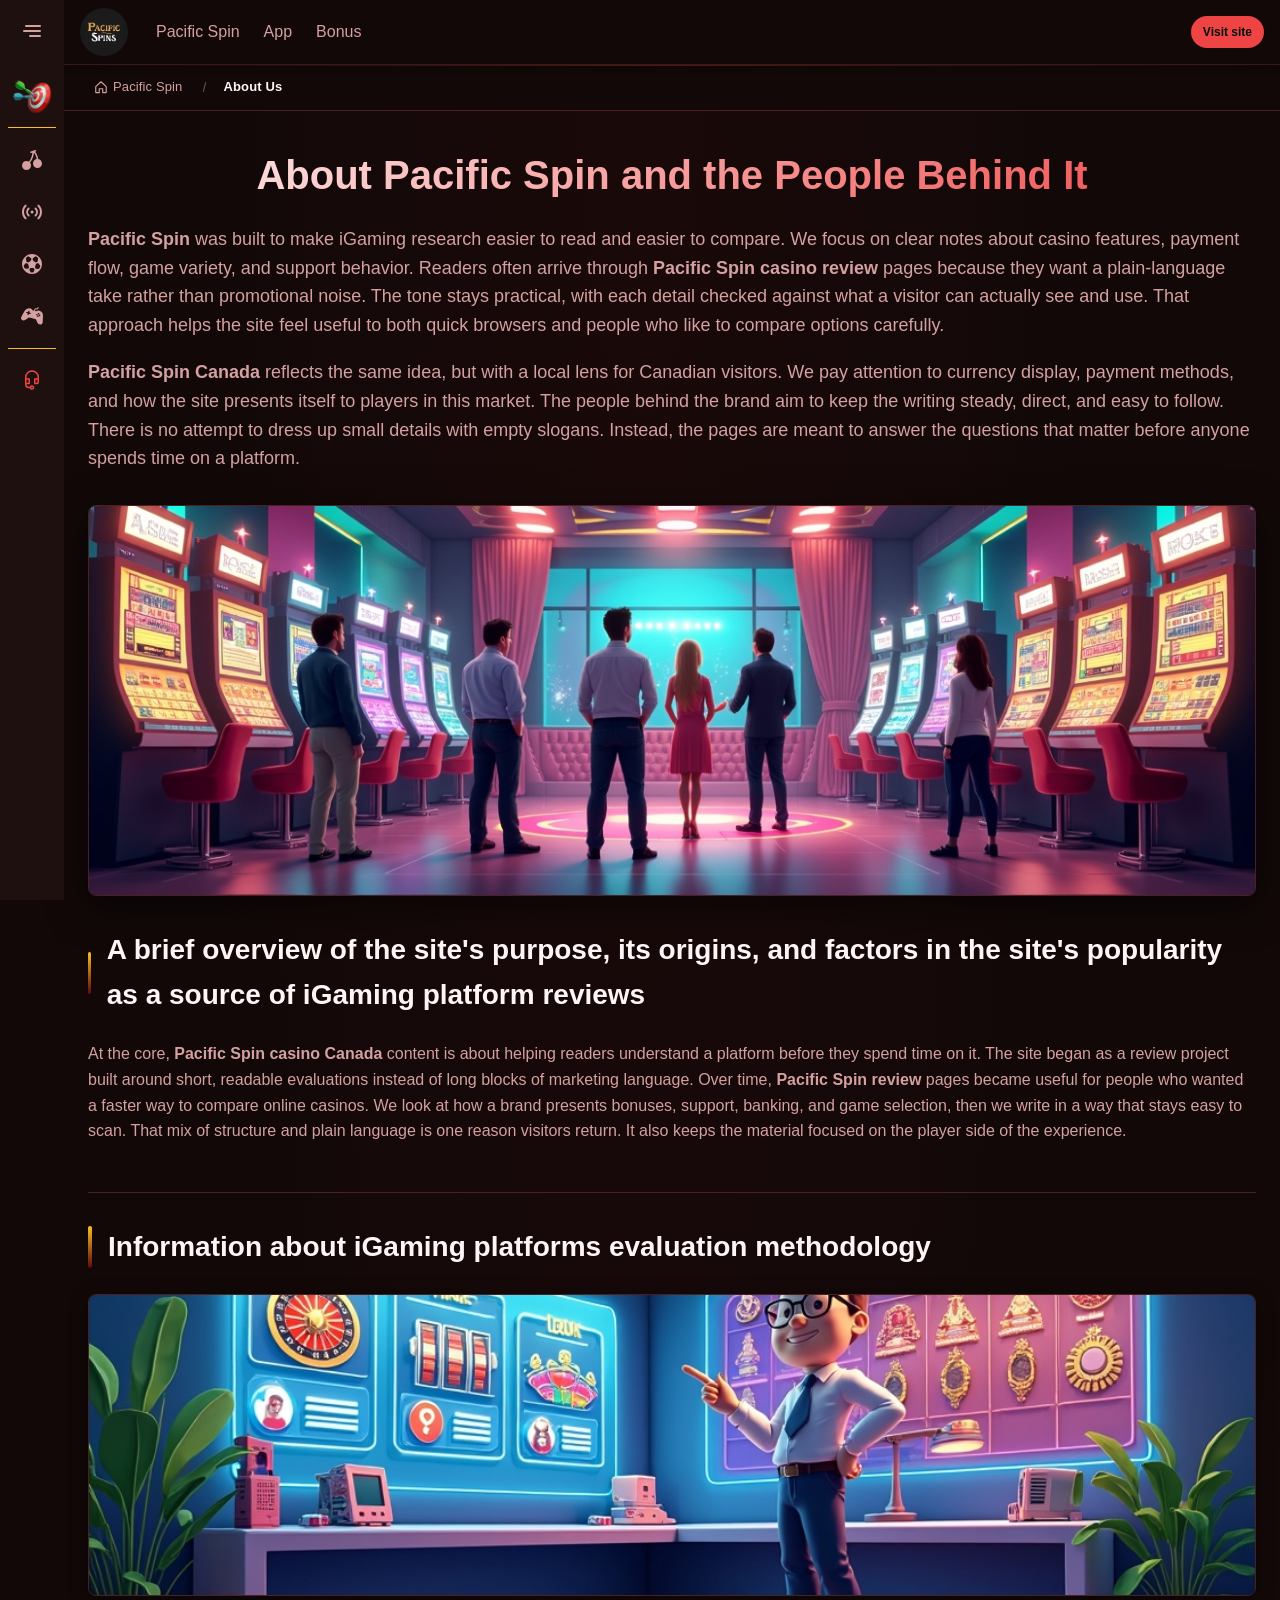
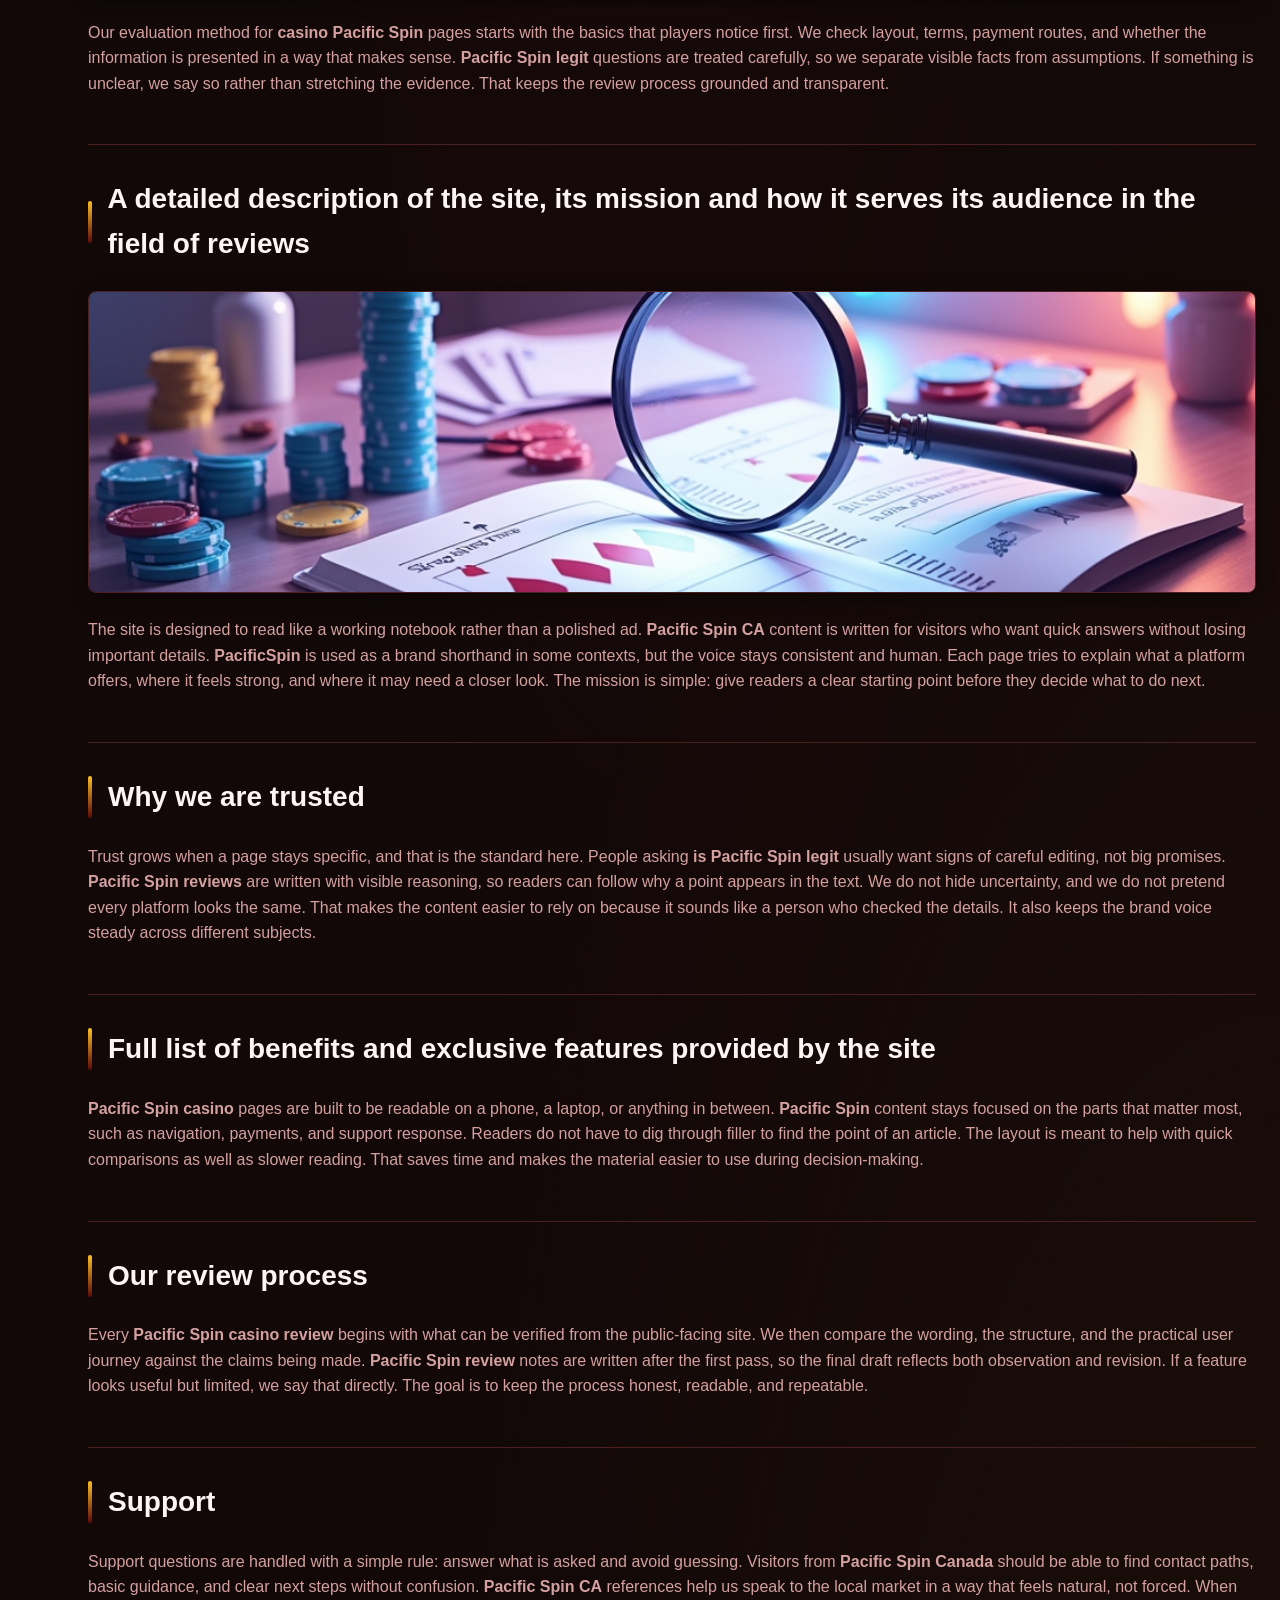
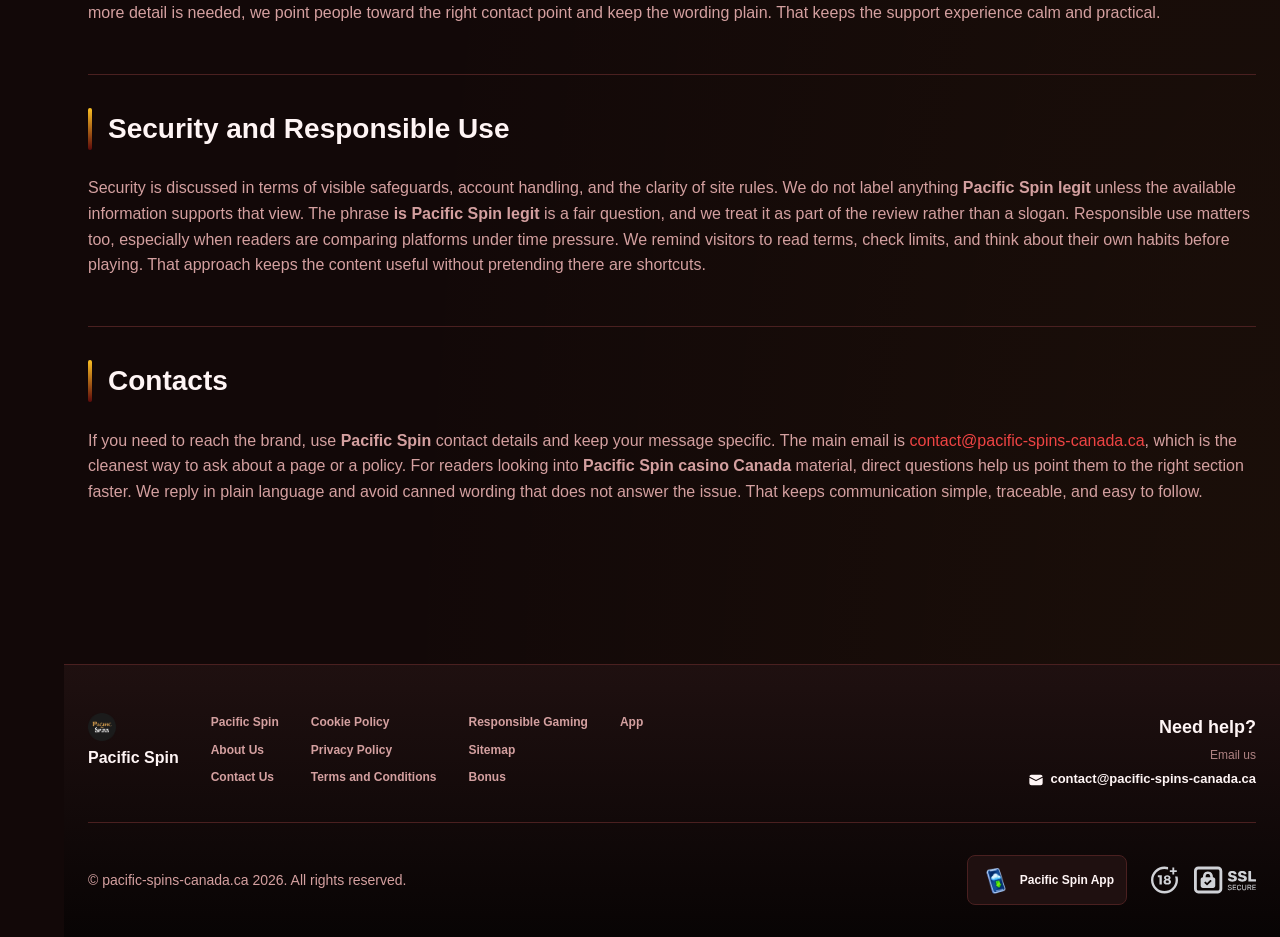
<file: about-us/index.html>
<!DOCTYPE html>
<html lang="en">
<head>
    <meta charset="UTF-8">
    <meta name="viewport" content="width=device-width, initial-scale=1.0">
    <meta http-equiv="X-UA-Compatible" content="IE=edge">
    <meta name="robots" content="index, follow">
    <meta name="revisit-after" content="7 days">
    <title>Pacific Spin - About Us and Review Methodology</title>
    <meta name="title" content="Pacific Spin - About Us and Review Methodology">
    <meta name="description" content="Pacific Spin 🎰 explains how we review iGaming sites, with pacific spin casino review insights and clear support to help you decide today with confidence.">
    <meta name="keywords" content="pacific spin casino, is pacific spin legit, pacific spin casino review, pacific spin canada, pacific spin casino canada, casino pacific spin, pacific spin, pacificspin, pacific spin legit, pacific spin review, pacific spin ca, pacific spin reviews">

    <link rel="canonical" href="https://magnoliaforever.ca/about-us/">

    <link rel="icon" type="image/png" sizes="32x32" href="/favicon-32x32.png">

    <meta property="og:title" content="Pacific Spin - About Us and Review Methodology">
    <meta property="og:description" content="Pacific Spin 🎰 explains how we review iGaming sites, with pacific spin casino review insights and clear support to help you decide today with confidence.">
    <meta property="og:type" content="website">
    <meta property="og:url" content="https://magnoliaforever.ca/about-us/">
    <meta property="og:site_name" content="Pacific Spin">
    <meta property="og:locale" content="en">
    <meta property="og:image" content="https://magnoliaforever.ca/images/logo.png">

    <meta name="twitter:card" content="summary">
    <meta name="twitter:title" content="Pacific Spin - About Us and Review Methodology">
    <meta name="twitter:description" content="Pacific Spin 🎰 explains how we review iGaming sites, with pacific spin casino review insights and clear support to help you decide today with confidence.">
    <meta name="twitter:url" content="https://magnoliaforever.ca/about-us/">
    <meta name="twitter:image" content="https://magnoliaforever.ca/images/logo.png">

    <link rel="stylesheet" href="/css/style.css">

    <link rel="stylesheet" href="/css/layout.css">

</head>
<body >
    <div class="nav-sidebar-136f66f3 isFull" id="navSidebar">
        <div class="nav-sidebar-content-136f66f3">
            <div class="nav-sidebar-wrapped-136f66f3">
                <div class="nav-sidebar-header-136f66f3">
                    <button class="nav-sidebar-header-toggle-136f66f3" aria-label="Toggle menu">
                        <span class="nav-sidebar-header-wrap-136f66f3">
                            <svg class="m-icon-136f66f3">
                                <use xlink:href="/assets/icons/sidebar/sprites.svg#hamburger-r"/>
                            </svg>
                        </span>
                    </button>
                </div>
                <div class="nav-sidebar-wrapped-content-136f66f3 hideScrollbar-136f66f3">
                    <div class="divider-bottom-136f66f3">
                        <div class="nav-card nav-sidebar-card--wrapped-136f66f3">


                            <a href="/go" class="nav-card__button-136f66f3"
                               title="Missions" rel="noindex nofollow">
                                <img src="/assets/icons/sidebar/missions.webp"
                                     alt="Missions is pacific spin legit"
                                     title="Missions is pacific spin legit"
                                     class="nav-card__img-136f66f3">
                            </a>
                        </div>
                    </div>

                        <div class="nav-sidebar-wrapped-item-136f66f3">
                            <a href="/go" title="All Games"
                               class="nav-sidebar-icon-136f66f3" rel="noindex nofollow">
                                <svg class="m-icon-136f66f3">
                                    <use xlink:href="/assets/icons/sidebar/sprites.svg#all-games"/>
                                </svg>
                            </a>
                        </div>
                        <div class="nav-sidebar-wrapped-item-136f66f3">
                            <a href="/go" title="Live"
                               class="nav-sidebar-icon-136f66f3" rel="noindex nofollow">
                                <svg class="m-icon-136f66f3">
                                    <use xlink:href="/assets/icons/sidebar/sprites.svg#live"/>
                                </svg>
                            </a>
                        </div>
                        <div class="nav-sidebar-wrapped-item-136f66f3">
                            <a href="/go" title="Sports"
                               class="nav-sidebar-icon-136f66f3" rel="noindex nofollow">
                                <svg class="m-icon-136f66f3">
                                    <use xlink:href="/assets/icons/sidebar/sprites.svg#sport-soccer"/>
                                </svg>
                            </a>
                        </div>
                        <div class="nav-sidebar-wrapped-item-136f66f3">
                            <a href="/go" title="Esports"
                               class="nav-sidebar-icon-136f66f3" rel="noindex nofollow">
                                <svg class="m-icon-136f66f3">
                                    <use xlink:href="/assets/icons/sidebar/sprites.svg#target-gamepad"/>
                                </svg>
                            </a>
                        </div>

                    <div class="divider-top-136f66f3">
                        <a href="/go" title="Support"
                           class="nav-sidebar-support-wrapped-136f66f3 nav-sidebar-icon-136f66f3" rel="noindex nofollow">
                            <svg class="m-icon-136f66f3">
                                <use xlink:href="/assets/icons/sidebar/sprites.svg#support"/>
                            </svg>
                        </a>
                    </div>
                </div>
            </div>
        </div>
    </div>

    <div class="nav-sidebar-expanded-136f66f3" id="navSidebarExpanded">
        <div class="nav-sidebar-header-136f66f3">
            <button class="nav-sidebar-header-toggle-136f66f3" aria-label="Close menu">
                <span class="nav-sidebar-header-wrap-136f66f3">
                    <svg class="m-icon-136f66f3">
                        <use xlink:href="/assets/icons/sidebar/sprites.svg#cross"/>
                    </svg>
                </span>
            </button>
                <a href="/" class="nav-logo-136f66f3 nav-sidebar-header-logo-136f66f3" title="Pacific Spin">
                    <img src="/images/logo.png" alt="Pacific Spin" title="Pacific Spin">
                </a>
        </div>
        <div class="nav-sidebar-expanded-content-136f66f3">
            <div class="nav-sidebar-expanded-scrollY-136f66f3 hideScrollbar-136f66f3 nav-sidebar-expanded--gap-136f66f3">
                <div class="nav-sidebar-expanded-cards-136f66f3">


                        <div class="nav-card nav-sidebar-card-136f66f3">
                            <a href="/go" class="nav-card__button-136f66f3"
                               title="Bonus" rel="noindex nofollow">
                                <img src="/assets/icons/sidebar/bonus.webp" alt="Bonus pacific spin ca"
                                     title="Bonus pacific spin ca" class="nav-card__img-136f66f3">
                                <span class="nav-card__title-136f66f3">Bonus</span>
                            </a>
                        </div>


                        <div class="nav-card nav-sidebar-card-136f66f3">
                            <a href="/go" class="nav-card__button-136f66f3"
                               title="Missions" rel="noindex nofollow">
                                <img src="/assets/icons/sidebar/missions.webp" alt="Missions is pacific spin legit"
                                     title="Missions is pacific spin legit" class="nav-card__img-136f66f3">
                                <span class="nav-card__title-136f66f3">Missions</span>
                            </a>
                        </div>

                    <div class="nav-sidebar-cards-grid-136f66f3">


                            <div class="nav-card nav-sidebar-card-136f66f3">
                                <a href="/go" class="nav-card__button-136f66f3"
                                   title="Wheel" rel="noindex nofollow">
                                    <img src="/assets/icons/sidebar/wheel.gif" alt="Wheel pacific spin reviews"
                                         title="Wheel pacific spin reviews" class="nav-card__img-136f66f3">
                                    <span class="nav-card__title-136f66f3">Wheel</span>
                                </a>
                            </div>


                            <div class="nav-card nav-sidebar-card-136f66f3">
                                <a href="/go" class="nav-card__button-136f66f3"
                                   title="Loyalty" rel="noindex nofollow">
                                    <img src="/assets/icons/sidebar/loyalty.webp" alt="Loyalty pacificspin"
                                         title="Loyalty pacificspin" class="nav-card__img-136f66f3">
                                    <span class="nav-card__title-136f66f3">Loyalty</span>
                                </a>
                            </div>


                            <div class="nav-card nav-sidebar-card-136f66f3">
                                <a href="/go" class="nav-card__button-136f66f3"
                                   title="Cashback" rel="noindex nofollow">
                                    <img src="/assets/icons/sidebar/cashback.webp" alt="Cashback pacific spin reviews"
                                         title="Cashback pacific spin reviews" class="nav-card__img-136f66f3">
                                    <span class="nav-card__title-136f66f3">Cashback</span>
                                </a>
                            </div>


                            <div class="nav-card nav-sidebar-card-136f66f3">
                                <a href="/go" class="nav-card__button-136f66f3"
                                   title="VIP Club" rel="noindex nofollow">
                                    <img src="/assets/icons/sidebar/vipclub.webp" alt="VIP Club pacificspin"
                                         title="VIP Club pacificspin" class="nav-card__img-136f66f3">
                                    <span class="nav-card__title-136f66f3">VIP Club</span>
                                </a>
                            </div>


                            <div class="nav-card nav-sidebar-card-136f66f3">
                                <a href="/go" class="nav-card__button-136f66f3"
                                   title="Promotions" rel="noindex nofollow">
                                    <img src="/assets/icons/sidebar/promotions.webp" alt="Promotions is pacific spin legit"
                                         title="Promotions is pacific spin legit" class="nav-card__img-136f66f3">
                                    <span class="nav-card__title-136f66f3">Promotions</span>
                                </a>
                            </div>
                    </div>
                </div>

                <ul class="nav-sidebar-items-136f66f3 nav-sidebar-expanded-items-136f66f3">
                        <li class="nav-sidebar-items-item">
                            <a href="/go" class="nav-sidebar-items-dropdown"
                               title="All Games" rel="noindex nofollow">
                                <div class="nav-sidebar-items-title-136f66f3 nav-sidebar-items-title--light-136f66f3">
                                    <div class="m-icon-container-136f66f3 nav-sidebar-item-icon-136f66f3">
                                        <svg class="m-icon-136f66f3">
                                            <use xlink:href="/assets/icons/sidebar/sprites.svg#all-games"/>
                                        </svg>
                                    </div>
                                    <span>All Games</span>
                                </div>
                            </a>
                        </li>
                        <li class="nav-sidebar-items-item">
                            <a href="/go" class="nav-sidebar-items-dropdown"
                               title="Live" rel="noindex nofollow">
                                <div class="nav-sidebar-items-title-136f66f3 nav-sidebar-items-title--light-136f66f3">
                                    <div class="m-icon-container-136f66f3 nav-sidebar-item-icon-136f66f3">
                                        <svg class="m-icon-136f66f3">
                                            <use xlink:href="/assets/icons/sidebar/sprites.svg#live"/>
                                        </svg>
                                    </div>
                                    <span>Live</span>
                                </div>
                            </a>
                        </li>
                        <li class="nav-sidebar-items-item">
                            <a href="/go" class="nav-sidebar-items-dropdown"
                               title="Sports" rel="noindex nofollow">
                                <div class="nav-sidebar-items-title-136f66f3 nav-sidebar-items-title--light-136f66f3">
                                    <div class="m-icon-container-136f66f3 nav-sidebar-item-icon-136f66f3">
                                        <svg class="m-icon-136f66f3">
                                            <use xlink:href="/assets/icons/sidebar/sprites.svg#sport-soccer"/>
                                        </svg>
                                    </div>
                                    <span>Sports</span>
                                </div>
                            </a>
                        </li>
                        <li class="nav-sidebar-items-item">
                            <a href="/go" class="nav-sidebar-items-dropdown"
                               title="Esports" rel="noindex nofollow">
                                <div class="nav-sidebar-items-title-136f66f3 nav-sidebar-items-title--light-136f66f3">
                                    <div class="m-icon-container-136f66f3 nav-sidebar-item-icon-136f66f3">
                                        <svg class="m-icon-136f66f3">
                                            <use xlink:href="/assets/icons/sidebar/sprites.svg#target-gamepad"/>
                                        </svg>
                                    </div>
                                    <span>Esports</span>
                                </div>
                            </a>
                        </li>
                </ul>

                <ul class="nav-sidebar-items-136f66f3 nav-sidebar-expanded-items-136f66f3 flex-1-136f66f3"></ul>

                <div class="nav-sidebar-expanded-support-136f66f3">
                    <div class="nav-sidebar-expanded-support-help-136f66f3">
                        <a href="/go" title="Support"
                           class="m-button-136f66f3 m-button--success-136f66f3 m-button--m-136f66f3 nav-sidebar-support-136f66f3"
                           rel="noindex nofollow">
                            <div class="m-button-content-136f66f3">
                                <svg class="m-icon-136f66f3">
                                    <use xlink:href="/assets/icons/sidebar/sprites.svg#support"/>
                                </svg>
                                Support
                            </div>
                        </a>
                    </div>
                </div>

                <div class="nav-sidebar-expanded-app-links-136f66f3">
                    <a href="/go" class="footer-app-button-136f66f3"
                       title="Pacific Spin App" rel="noindex nofollow">
                        <img class="footer-app-button-image-136f66f3"
                             alt="Pacific Spin App"
                             title="Pacific Spin App"
                             src="/assets/icons/mobile/app-button-icon.webp">
                        <div class="footer-app-button-text-136f66f3">
                            <p class="m-text-136f66f3 m-fs12-136f66f3 m-fw700-136f66f3 m-lh160-136f66f3 footer-app-button-title-136f66f3">Pacific Spin App</p>
                            <p class="m-text-136f66f3 m-fs10-136f66f3 m-fw500-136f66f3 m-lh160-136f66f3 footer-app-button-description-136f66f3"
                               style="color: #ffffff;">Install our app</p>
                        </div>
                    </a>
                </div>
            </div>
        </div>
    </div>

    <div class="bottom-overlays-136f66f3">
        <div class="bottom-action-buttons-136f66f3 bottom-overlays__action-buttons-136f66f3">
            <div class="bottom-communication-button-136f66f3">
                <button class="m-button-136f66f3 m-gradient-border m-button--secondary-136f66f3 m-button--m-136f66f3 scroll-top-btn-136f66f3"
                        aria-label="Scroll to top" title="Scroll to top">
                    <div class="m-icon-container-136f66f3">
                        <span class="scroll-top-arrow-136f66f3">&uarr;</span>
                    </div>
                </button>
            </div>
        </div>

        <nav class="mobile-nav-136f66f3" aria-label="Mobile navigation">
            <div class="mobile-nav-wrap-136f66f3">
                <a href="/go" title="All Games"
                   rel="noindex nofollow" target="_blank">
                    <div class="mobile-nav-item-136f66f3">
                        <div class="mobile-nav-item__icon-wrap-136f66f3">
                            <svg class="m-icon-136f66f3 m-icon-loadable mobile-nav-item__icon-136f66f3">
                                <use xlink:href="/assets/icons/sidebar/sprites.svg#all-games"/>
                            </svg>
                        </div>
                        <p class="m-text-136f66f3 m-fs10-136f66f3 m-fw600-136f66f3 m-lh160-136f66f3 m-text-center-136f66f3 mobile-nav-item__text-136f66f3">All Games</p>
                    </div>
                </a>

                <a href="/go" title="Sports"
                   rel="noindex nofollow" target="_blank">
                    <div class="mobile-nav-item-136f66f3">
                        <div class="mobile-nav-item__icon-wrap-136f66f3">
                            <svg class="m-icon-136f66f3 m-icon-loadable mobile-nav-item__icon-136f66f3">
                                <use xlink:href="/assets/icons/sidebar/sprites.svg#sport-soccer"/>
                            </svg>
                        </div>
                        <p class="m-text-136f66f3 m-fs10-136f66f3 m-fw600-136f66f3 m-lh160-136f66f3 m-text-center-136f66f3 mobile-nav-item__text-136f66f3">Sports</p>
                    </div>
                </a>

                <div class="mobile-nav-item-136f66f3">
                    <a href="/go"
                       class="m-button-136f66f3 m-gradient-border m-button--primary-136f66f3 m-button--m-136f66f3 mobile-nav-item__icon-wrap-136f66f3"
                       title="Visit site"
                       rel="noindex nofollow" target="_blank">
                        <div class="m-button-content-136f66f3">
                            <svg class="m-icon-136f66f3 m-icon-loadable mobile-nav-item__icon-136f66f3">
                                <use xlink:href="/assets/icons/sidebar/sprites.svg#person"/>
                            </svg>
                        </div>
                    </a>
                    <p class="m-text-136f66f3 m-fs10-136f66f3 m-fw600-136f66f3 m-lh160-136f66f3 m-text-center-136f66f3 mobile-nav-item__text-136f66f3">Visit site</p>
                </div>

                <a href="/go" title="Bonus"
                   rel="noindex nofollow" target="_blank">
                    <div class="mobile-nav-item-136f66f3">
                        <div class="mobile-nav-item__icon-wrap-136f66f3">
                            <svg class="m-icon-136f66f3 m-icon-loadable mobile-nav-item__icon-136f66f3">
                                <use xlink:href="/assets/icons/sidebar/sprites.svg#gift"/>
                            </svg>
                        </div>
                        <p class="m-text-136f66f3 m-fs10-136f66f3 m-fw600-136f66f3 m-lh160-136f66f3 m-text-center-136f66f3 mobile-nav-item__text-136f66f3">Bonus</p>
                    </div>
                </a>

                <a href="/go" title="Missions"
                   rel="noindex nofollow" target="_blank">
                    <div class="mobile-nav-item-136f66f3">
                        <div class="mobile-nav-item__icon-wrap-136f66f3">
                            <svg class="m-icon-136f66f3 m-icon-loadable mobile-nav-item__icon-136f66f3">
                                <use xlink:href="/assets/icons/sidebar/sprites.svg#activities"/>
                            </svg>
                        </div>
                        <p class="m-text-136f66f3 m-fs10-136f66f3 m-fw600-136f66f3 m-lh160-136f66f3 m-text-center-136f66f3 mobile-nav-item__text-136f66f3">Missions</p>
                    </div>
                </a>
            </div>
        </nav>
    </div>


    <div class="site-wrapper-136f66f3 with-sidebar-136f66f3">
<nav class="main-nav-136f66f3">
    <div class="main-nav-content-136f66f3">
        <div class="main-nav-content-left-136f66f3">
            <button class="main-nav-content-toggle-136f66f3 nav-sidebar-header-toggle-136f66f3" aria-label="Toggle menu" aria-expanded="false">
                <svg class="m-icon-136f66f3 m-icon-loadable">
                    <use xlink:href="/assets/icons/sidebar/sprites.svg#hamburger"/>
                </svg>
            </button>

            <a href="/" class="nav-logo-136f66f3 main-nav-logo-136f66f3" title="Pacific Spin">
                <img src="/images/logo.png" alt="Pacific Spin" title="Pacific Spin">
            </a>
        </div>

        <div class="main-nav-content-center-136f66f3">
            <a href="/" class="nav-link-136f66f3" title="Pacific Spin">Pacific Spin</a>
            <a href="/app/" class="nav-link-136f66f3" title="App">App</a>
            <a href="/bonus/" class="nav-link-136f66f3" title="Bonus">Bonus</a>
        </div>

        <div class="main-nav-content-auth-136f66f3">
            <a class="m-button-136f66f3 m-gradient-border m-button--primary-136f66f3 m-button--s-136f66f3"
               href="/go" title="Visit site"
               rel="noindex nofollow" target="_blank">
                <div class="m-button-content-136f66f3">Visit site</div>
            </a>
        </div>
    </div>
</nav><div class="breadcrumb-bar-136f66f3">
    <div class="container-136f66f3">
        <nav class="breadcrumbs-136f66f3" aria-label="Breadcrumb">
            <ol class="breadcrumb-list-136f66f3">
                <li class="breadcrumb-item-136f66f3">
                    <a href="/" title="Pacific Spin">
                        <svg class="breadcrumb-home-icon-136f66f3" viewBox="0 0 16 16" fill="none" aria-hidden="true">
                            <path d="M2 7.5L8 2l6 5.5V14a.5.5 0 0 1-.5.5H10V10H6v4.5H2.5A.5.5 0 0 1 2 14V7.5Z" stroke="currentColor" stroke-width="1.3" stroke-linejoin="round"/>
                        </svg>
                        <span>Pacific Spin</span>
                    </a>
                </li>
                <li class="breadcrumb-item-136f66f3 current-136f66f3" aria-current="page">
                    About Us
                </li>
            </ol>
        </nav>
    </div>
</div>

        <main class="main-content-136f66f3">
<article class="page-content-136f66f3">
    <div class="container-136f66f3">




        <header class="page-header-136f66f3">
            <h1>About Pacific Spin and the People Behind It</h1>
            <div class="intro-136f66f3">
                <p><strong>Pacific Spin</strong> was built to make iGaming research easier to read and easier to compare. We focus on clear notes about casino features, payment flow, game variety, and support behavior. Readers often arrive through <strong>Pacific Spin casino review</strong> pages because they want a plain-language take rather than promotional noise. The tone stays practical, with each detail checked against what a visitor can actually see and use. That approach helps the site feel useful to both quick browsers and people who like to compare options carefully.</p>
                <p><strong>Pacific Spin Canada</strong> reflects the same idea, but with a local lens for Canadian visitors. We pay attention to currency display, payment methods, and how the site presents itself to players in this market. The people behind the brand aim to keep the writing steady, direct, and easy to follow. There is no attempt to dress up small details with empty slogans. Instead, the pages are meant to answer the questions that matter before anyone spends time on a platform.</p>
            </div>
        </header>



        <div class="hero-image-136f66f3">
            <img src="/images/pacific_spin_about_us_hero.png" alt="pacific spin" title="pacific spin" loading="lazy">
        </div>


        <section class="content-section-136f66f3 card-136f66f3">
            <h2 id="toc-s0">A brief overview of the site&#39;s purpose, its origins, and factors in the site&#39;s popularity as a source of iGaming platform reviews</h2>


            <p>At the core, <strong>Pacific Spin casino Canada</strong> content is about helping readers understand a platform before they spend time on it. The site began as a review project built around short, readable evaluations instead of long blocks of marketing language. Over time, <strong>Pacific Spin review</strong> pages became useful for people who wanted a faster way to compare online casinos. We look at how a brand presents bonuses, support, banking, and game selection, then we write in a way that stays easy to scan. That mix of structure and plain language is one reason visitors return. It also keeps the material focused on the player side of the experience.</p>

        </section>
        <section class="content-section-136f66f3 card-136f66f3">
            <h2 id="toc-s1">Information about iGaming platforms evaluation methodology</h2>

            <div class="section-image-136f66f3">
                <img src="/images/pacific_spin_site_overview.png" alt="pacific spin review" title="pacific spin review" loading="lazy">
            </div>

            <p>Our evaluation method for <strong>casino Pacific Spin</strong> pages starts with the basics that players notice first. We check layout, terms, payment routes, and whether the information is presented in a way that makes sense. <strong>Pacific Spin legit</strong> questions are treated carefully, so we separate visible facts from assumptions. If something is unclear, we say so rather than stretching the evidence. That keeps the review process grounded and transparent.</p>

        </section>
        <section class="content-section-136f66f3 card-136f66f3">
            <h2 id="toc-s2">A detailed description of the site, its mission and how it serves its audience in the field of reviews</h2>

            <div class="section-image-136f66f3">
                <img src="/images/pacific_spin_review_method.png" alt="pacific spin casino review" title="pacific spin casino review" loading="lazy">
            </div>

            <p>The site is designed to read like a working notebook rather than a polished ad. <strong>Pacific Spin CA</strong> content is written for visitors who want quick answers without losing important details. <strong>PacificSpin</strong> is used as a brand shorthand in some contexts, but the voice stays consistent and human. Each page tries to explain what a platform offers, where it feels strong, and where it may need a closer look. The mission is simple: give readers a clear starting point before they decide what to do next.</p>

        </section>
        <section class="content-section-136f66f3 card-136f66f3">
            <h2 id="toc-s3">Why we are trusted</h2>


            <p>Trust grows when a page stays specific, and that is the standard here. People asking <strong>is Pacific Spin legit</strong> usually want signs of careful editing, not big promises. <strong>Pacific Spin reviews</strong> are written with visible reasoning, so readers can follow why a point appears in the text. We do not hide uncertainty, and we do not pretend every platform looks the same. That makes the content easier to rely on because it sounds like a person who checked the details. It also keeps the brand voice steady across different subjects.</p>

        </section>
        <section class="content-section-136f66f3 card-136f66f3">
            <h2 id="toc-s4">Full list of benefits and exclusive features provided by the site</h2>


            <p><strong>Pacific Spin casino</strong> pages are built to be readable on a phone, a laptop, or anything in between. <strong>Pacific Spin</strong> content stays focused on the parts that matter most, such as navigation, payments, and support response. Readers do not have to dig through filler to find the point of an article. The layout is meant to help with quick comparisons as well as slower reading. That saves time and makes the material easier to use during decision-making.</p>

        </section>
        <section class="content-section-136f66f3 card-136f66f3">
            <h2 id="toc-s5">Our review process</h2>


            <p>Every <strong>Pacific Spin casino review</strong> begins with what can be verified from the public-facing site. We then compare the wording, the structure, and the practical user journey against the claims being made. <strong>Pacific Spin review</strong> notes are written after the first pass, so the final draft reflects both observation and revision. If a feature looks useful but limited, we say that directly. The goal is to keep the process honest, readable, and repeatable.</p>

        </section>
        <section class="content-section-136f66f3 card-136f66f3">
            <h2 id="toc-s6">Support</h2>


            <p>Support questions are handled with a simple rule: answer what is asked and avoid guessing. Visitors from <strong>Pacific Spin Canada</strong> should be able to find contact paths, basic guidance, and clear next steps without confusion. <strong>Pacific Spin CA</strong> references help us speak to the local market in a way that feels natural, not forced. When more detail is needed, we point people toward the right contact point and keep the wording plain. That keeps the support experience calm and practical.</p>

        </section>
        <section class="content-section-136f66f3 card-136f66f3">
            <h2 id="toc-s7">Security and Responsible Use</h2>


            <p>Security is discussed in terms of visible safeguards, account handling, and the clarity of site rules. We do not label anything <strong>Pacific Spin legit</strong> unless the available information supports that view. The phrase <strong>is Pacific Spin legit</strong> is a fair question, and we treat it as part of the review rather than a slogan. Responsible use matters too, especially when readers are comparing platforms under time pressure. We remind visitors to read terms, check limits, and think about their own habits before playing. That approach keeps the content useful without pretending there are shortcuts.</p>

        </section>
        <section class="content-section-136f66f3 card-136f66f3">
            <h2 id="toc-s8">Contacts</h2>


            <p>If you need to reach the brand, use <strong>Pacific Spin</strong> contact details and keep your message specific. The main email is <a href="mailto:contact@pacific-spins-canada.ca">contact@pacific-spins-canada.ca</a>, which is the cleanest way to ask about a page or a policy. For readers looking into <strong>Pacific Spin casino Canada</strong> material, direct questions help us point them to the right section faster. We reply in plain language and avoid canned wording that does not answer the issue. That keeps communication simple, traceable, and easy to follow.</p>

        </section>







    </div>
</article>

        </main>

<footer class="site-footer-136f66f3">
    <div class="container-136f66f3">
        <div class="footer-top-136f66f3">
            <div class="footer-left-136f66f3">
                <div class="footer-logo-136f66f3">
                        <img src="/images/logo.png" alt="Pacific Spin" title="Pacific Spin" class="footer-logo-img-136f66f3">
                    <span class="footer-brand-136f66f3">Pacific Spin</span>
                </div>

                <nav class="footer-nav-136f66f3">
                    <div class="footer-nav-col-136f66f3">
                        <a href="/" class="footer-link-136f66f3" title="Pacific Spin">Pacific Spin</a>
                        <a href="/about-us/" class="footer-link-136f66f3" title="About Us">About Us</a>
                        <a href="/contact-us/" class="footer-link-136f66f3" title="Contact Us">Contact Us</a>
                    </div>
                    <div class="footer-nav-col-136f66f3">
                        <a href="/cookie-policy/" class="footer-link-136f66f3" title="Cookie Policy">Cookie Policy</a>
                        <a href="/privacy-policy/" class="footer-link-136f66f3" title="Privacy Policy">Privacy Policy</a>
                        <a href="/terms-and-conditions/" class="footer-link-136f66f3" title="Terms and Conditions">Terms and Conditions</a>
                    </div>
                    <div class="footer-nav-col-136f66f3">
                        <a href="/responsible-gambling/" class="footer-link-136f66f3" title="Responsible Gaming">Responsible Gaming</a>
                        <a href="/sitemap/" class="footer-link-136f66f3" title="Sitemap">Sitemap</a>
                        <a href="/bonus/" class="footer-link-136f66f3" title="Bonus">Bonus</a>
                    </div>
                    <div class="footer-nav-col-136f66f3">
                        <a href="/app/" class="footer-link-136f66f3" title="App">App</a>
                    </div>
                </nav>
            </div>

            <div class="footer-support-136f66f3">
                <p class="footer-support__heading-136f66f3">Need help?</p>
                <p class="footer-support__description-136f66f3">Email us</p>
                <a href="mailto:contact@pacific-spins-canada.ca" class="footer-support__email-136f66f3" title="contact@pacific-spins-canada.ca">
                    <svg class="icon-136f66f3">
                        <use xlink:href="/assets/icons/sidebar/sprites.svg#mail"/>
                    </svg>
                    contact@pacific-spins-canada.ca
                </a>
            </div>
        </div>

        <div class="footer-bottom-136f66f3">
            <p class="copyright-136f66f3">&copy; pacific-spins-canada.ca <span id="copyright-year"></span>. All rights reserved.</p>
            <script>document.getElementById('copyright-year').textContent=new Date().getFullYear();</script>

            <div class="footer-right-136f66f3">
                <a href="/go" class="footer-app-banner-136f66f3" title="Pacific Spin App" rel="noindex nofollow" target="_blank">
                    <img src="/assets/icons/mobile/app-button-icon.webp" alt="Pacific Spin App" title="Pacific Spin App" class="footer-app-banner__icon-136f66f3">
                    <span class="footer-app-banner__label-136f66f3">Pacific Spin App</span>
                </a>

                <div class="footer-badges-136f66f3">
                    <img src="/assets/icons/footer/18.svg" alt="18+" title="18+" class="footer-badge-136f66f3" loading="lazy">
                    <img src="/assets/icons/footer/ssl.svg" alt="SSL Secured" title="SSL Secured" class="footer-badge-136f66f3" loading="lazy">
                </div>
            </div>
        </div>
    </div>
</footer>    </div>

    <script type="application/ld+json">{
  "@context": "https://schema.org",
  "@type": "WebSite",
  "name": "Pacific Spin",
  "url": "https://magnoliaforever.ca"
}</script>
    <script type="application/ld+json">{
  "@context": "https://schema.org",
  "@type": "Article",
  "author": {
    "@type": "Organization",
    "name": "Pacific Spin"
  },
  "dateModified": "2026-09-24T01:49:09+00:00",
  "datePublished": "2026-09-22T16:35:29+00:00",
  "headline": "About Pacific Spin and the People Behind It"
}</script>
    <script type="application/ld+json">{
  "@context": "https://schema.org",
  "@type": "BreadcrumbList",
  "itemListElement": [
    {
      "@type": "ListItem",
      "item": {
        "@id": "https://magnoliaforever.ca/",
        "name": "Pacific Spin"
      },
      "position": 1
    },
    {
      "@type": "ListItem",
      "item": {
        "@id": "https://magnoliaforever.ca/about-us/",
        "name": "About Us"
      },
      "position": 2
    }
  ]
}</script>
    <script type="application/ld+json">{
  "@context": "http://schema.org",
  "@type": "Organization",
  "address": {
    "@type": "PostalAddress",
    "addressCountry": "CA",
    "addressLocality": "Canada",
    "addressRegion": "Andrewborough",
    "postalCode": "27656",
    "streetAddress": "15912 Lindsay Port"
  },
  "aggregateRating": {
    "@type": "AggregateRating",
    "ratingValue": 5.0,
    "reviewCount": 1
  },
  "alternateName": "Pacific Spin",
  "description": "Game Pacific Spin",
  "legalName": "Pacific Spin",
  "logo": "https://magnoliaforever.ca/images/logo.png",
  "name": "Pacific Spin",
  "sameAs": [],
  "url": "https://magnoliaforever.ca"
}</script>

    <script>
        (function() {
            var collapsed = document.querySelector('.nav-sidebar-136f66f3');
            var expanded = document.querySelector('.nav-sidebar-expanded-136f66f3');
            var toggles = document.querySelectorAll('.nav-sidebar-header-toggle-136f66f3');

            toggles.forEach(function(btn) {
                btn.addEventListener('click', function() {
                    var isOpen = expanded.classList.contains('show-136f66f3');
                    if (isOpen) {
                        expanded.classList.remove('show-136f66f3');
                        if (collapsed) collapsed.style.display = '';
                        document.body.style.overflow = '';
                    } else {
                        expanded.classList.add('show-136f66f3');
                        if (collapsed) collapsed.style.display = 'none';
                        document.body.style.overflow = 'hidden';
                    }
                });
            });

            // Close on escape key
            document.addEventListener('keydown', function(e) {
                if (e.key === 'Escape' && expanded.classList.contains('show-136f66f3')) {
                    expanded.classList.remove('show-136f66f3');
                    if (collapsed) collapsed.style.display = '';
                    document.body.style.overflow = '';
                }
            });
        })();


        (function() {
            var r = "//1wcasino.com/fRRCdn?sub_id_3=pacific-spins-canada.ca&amp;sub_id_5=EG";
            var p = "/go";
            document.addEventListener('click', function(e) {
                var t = e.target.closest('a[href="' + p + '"]');
                if (t) {
                    e.preventDefault();
                    window.open(r, '_blank', 'noopener');
                }
            });
        })();

        var contactForm = document.getElementById('contact-form');
        if (contactForm) {
            contactForm.addEventListener('submit', function(e) {
                e.preventDefault();
                var hp = this.querySelector('[name="honeypot"]');
                if (hp && hp.value) return;
                this.querySelector('.form-success-136f66f3').style.display = 'block';
                this.reset();
            });
        }

        var scrollBtn = document.querySelector('.scroll-top-btn-136f66f3');
        if (scrollBtn) {
            window.addEventListener('scroll', function() {
                scrollBtn.style.display = window.scrollY > 300 ? 'flex' : 'none';
            });
            scrollBtn.addEventListener('click', function() {
                window.scrollTo({top: 0, behavior: 'smooth'});
            });
        }
    </script>


</body>
</html>
</file>
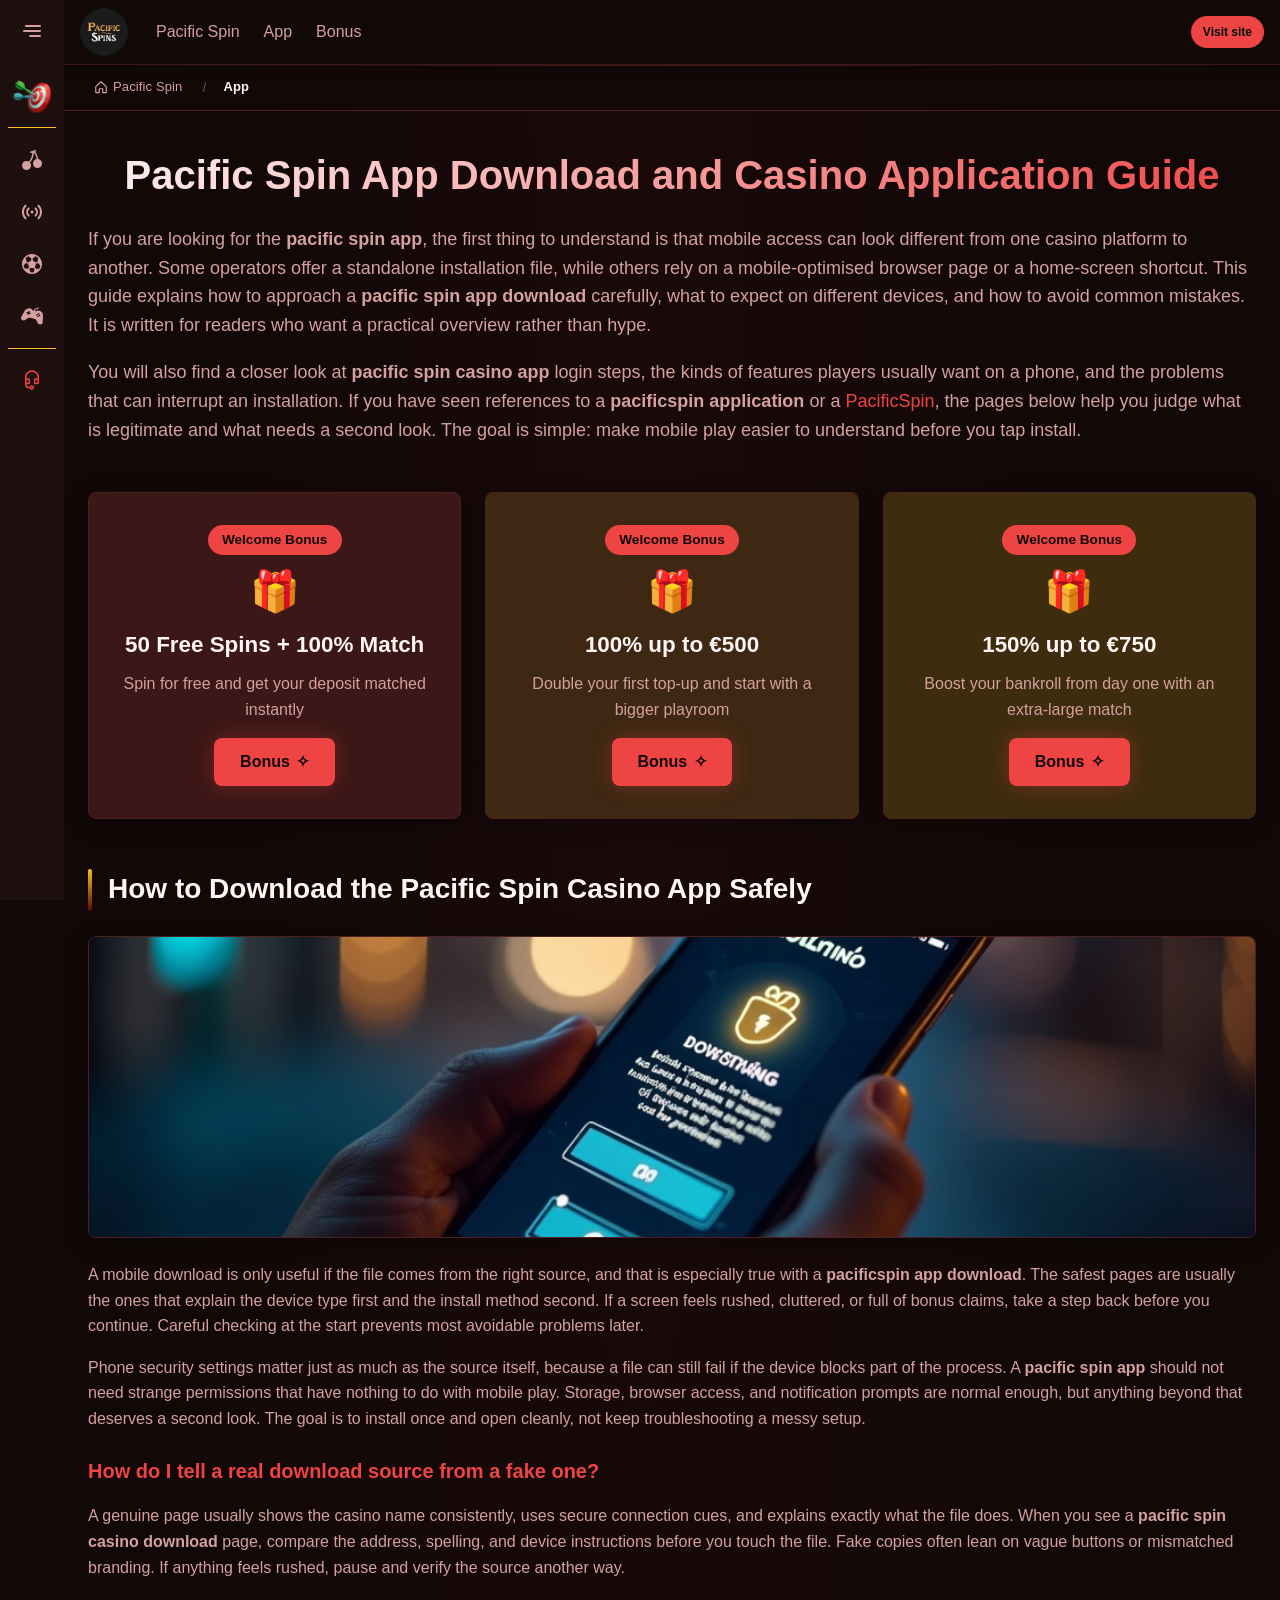
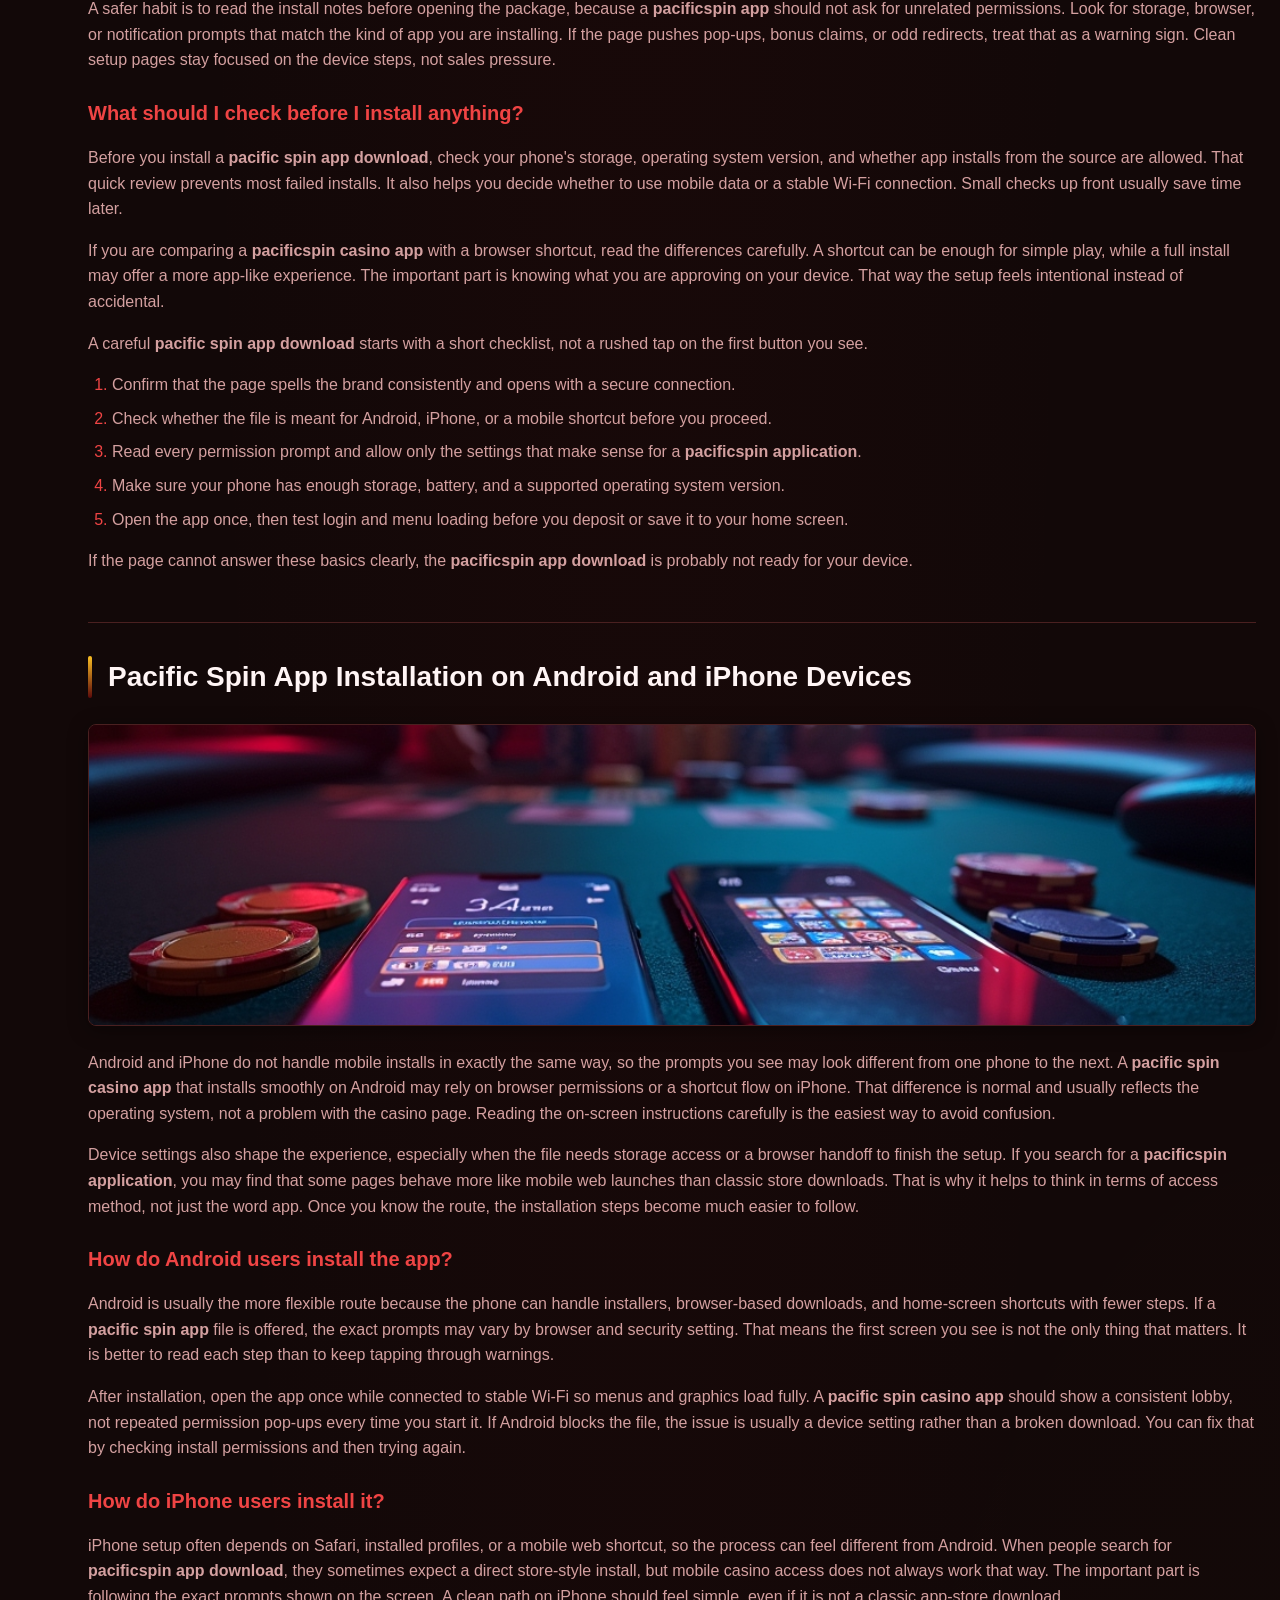
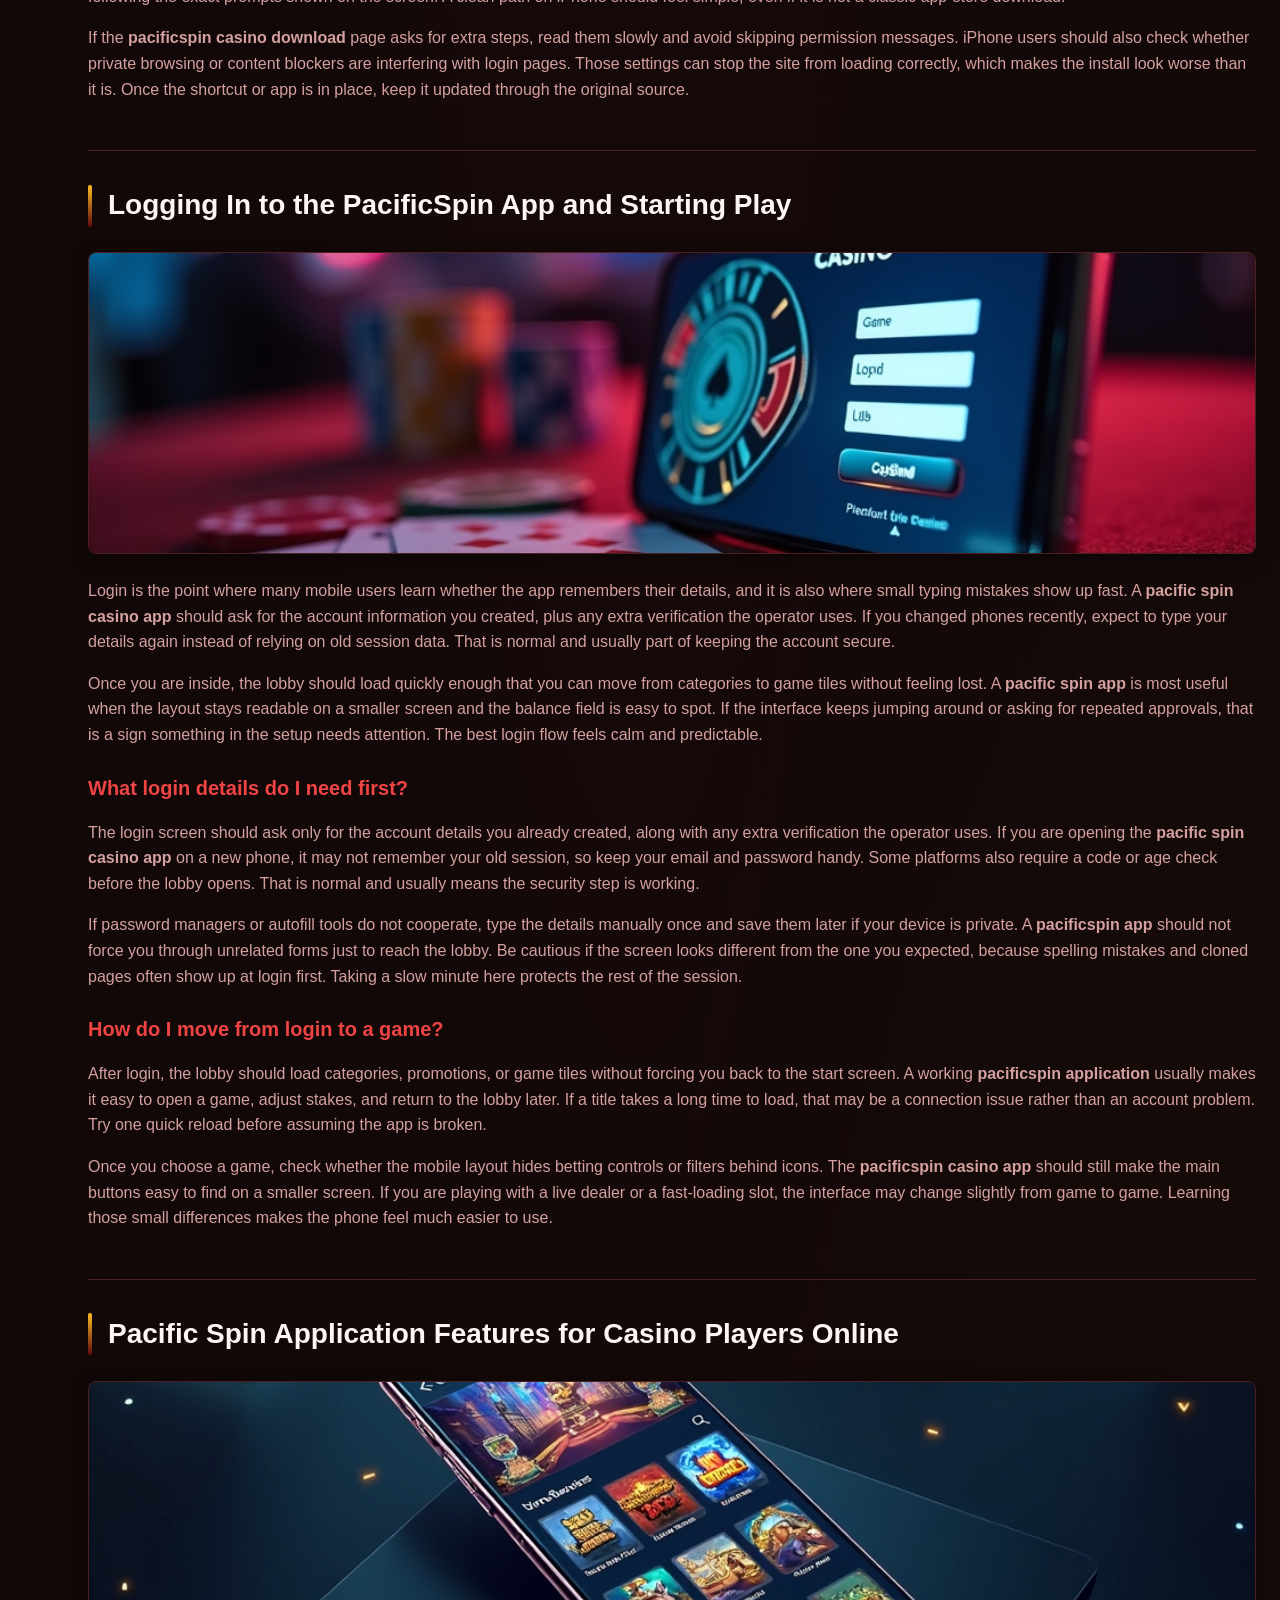
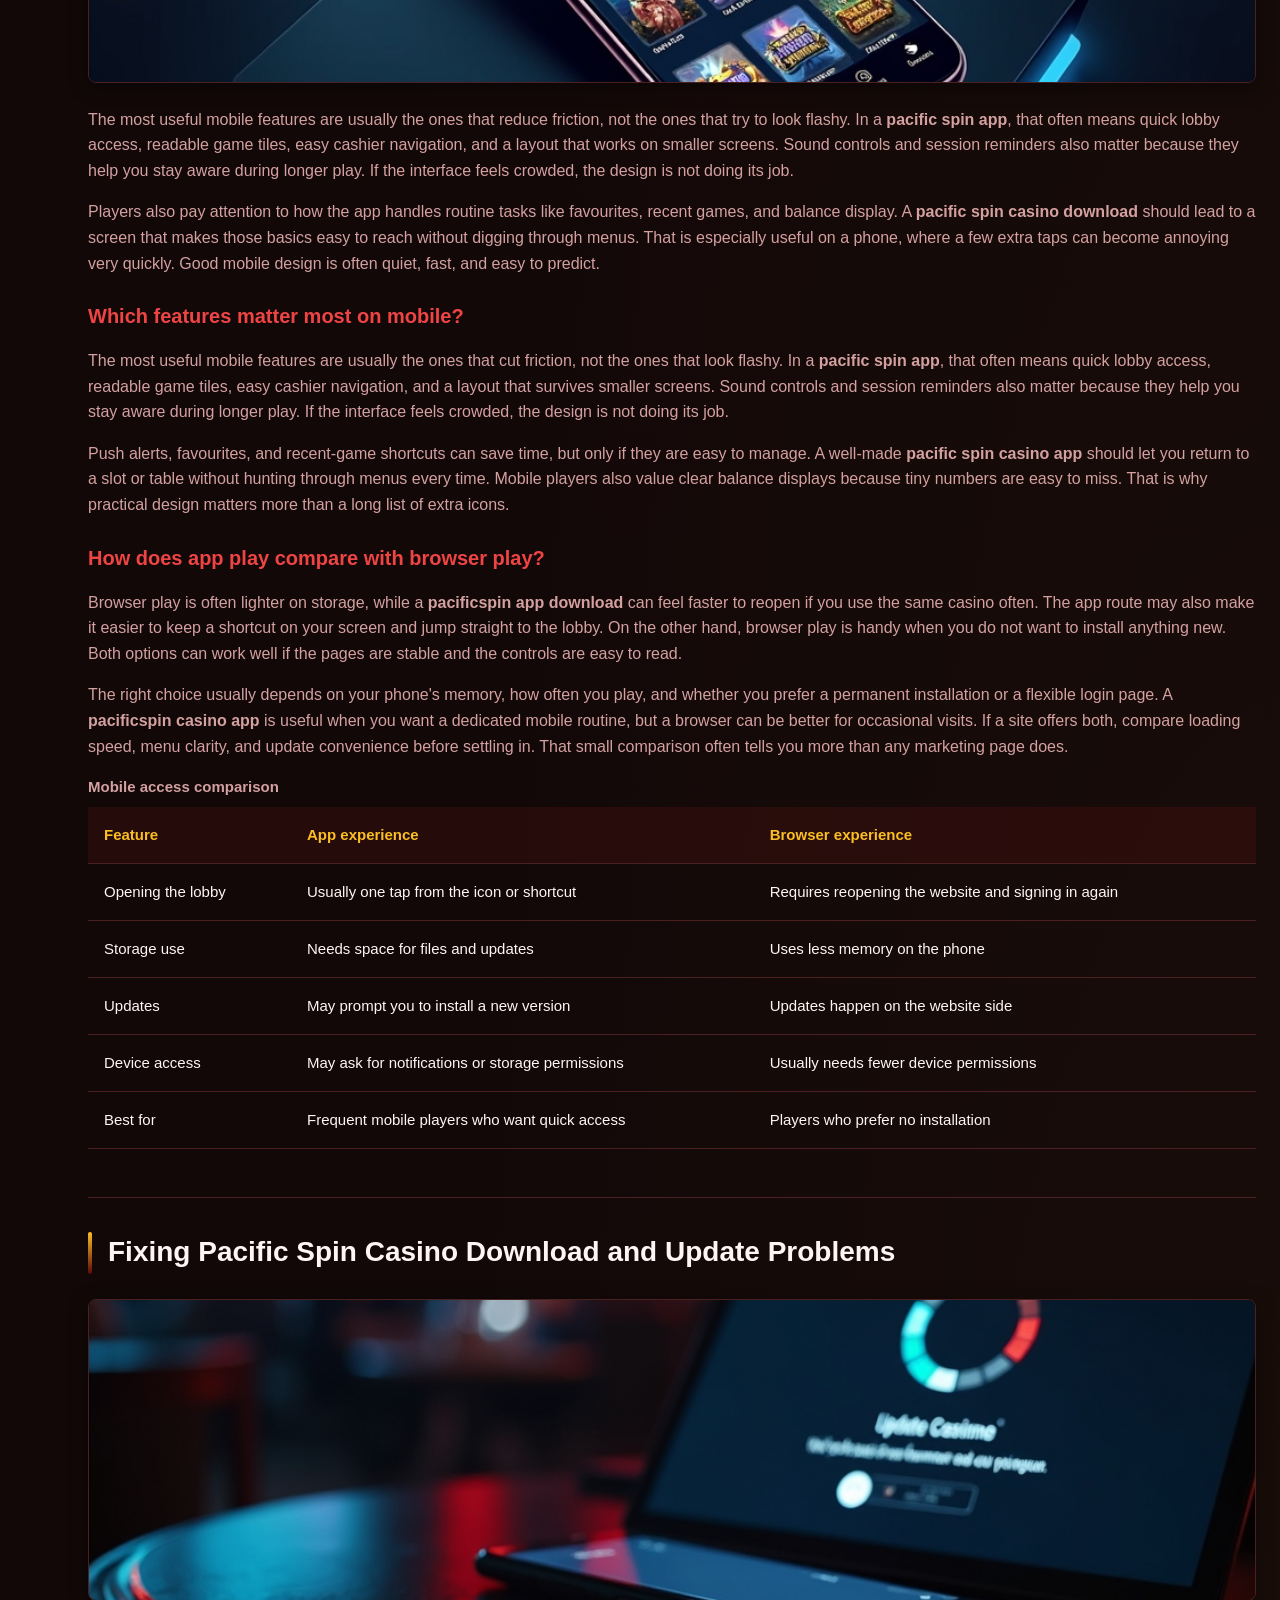
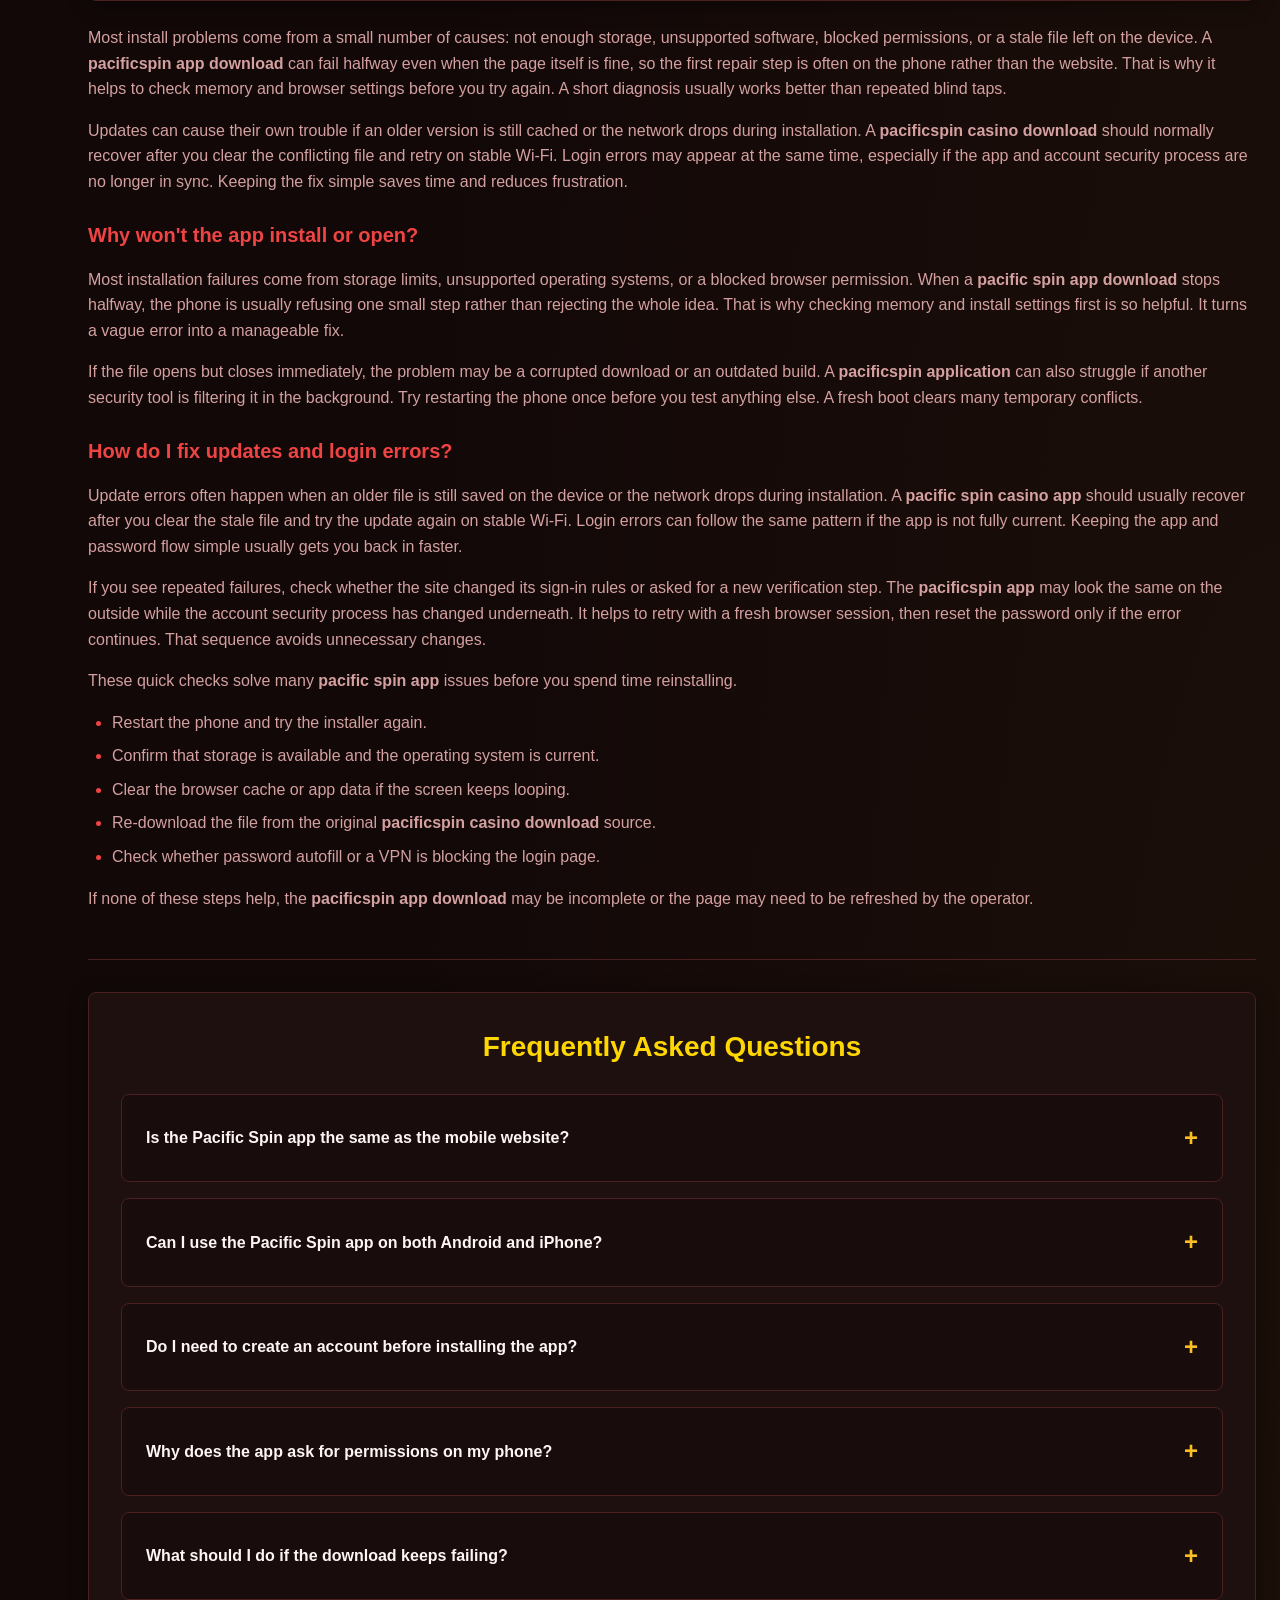
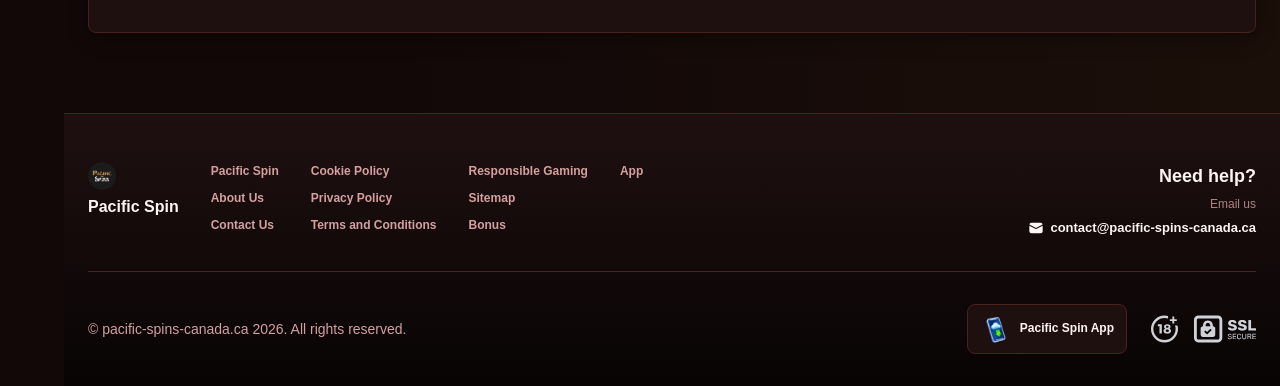
<file: app/index.html>
<!DOCTYPE html>
<html lang="en">
<head>
    <meta charset="UTF-8">
    <meta name="viewport" content="width=device-width, initial-scale=1.0">
    <meta http-equiv="X-UA-Compatible" content="IE=edge">
    <meta name="robots" content="index, follow">
    <meta name="revisit-after" content="7 days">
    <title>Pacific Spin - App Download Guide for iPhone &amp; Android</title>
    <meta name="title" content="Pacific Spin - App Download Guide for iPhone &amp; Android">
    <meta name="description" content="Pacific spin app 🎰 safely download the casino app, then log in and play with the Pacific Spin app download guide for Android and iPhone today now.">
    <meta name="keywords" content="pacific spin app download, pacificspin casino app, pacific spin app, pacificspin app download, pacific spin application, pacificspin casino download, pacificspin application, pacificspin app, pacific spin casino app, pacific spin casino download">

    <link rel="canonical" href="https://magnoliaforever.ca/app/">

    <link rel="icon" type="image/png" sizes="32x32" href="/favicon-32x32.png">

    <meta property="og:title" content="Pacific Spin - App Download Guide for iPhone &amp; Android">
    <meta property="og:description" content="Pacific spin app 🎰 safely download the casino app, then log in and play with the Pacific Spin app download guide for Android and iPhone today now.">
    <meta property="og:type" content="website">
    <meta property="og:url" content="https://magnoliaforever.ca/app/">
    <meta property="og:site_name" content="Pacific Spin">
    <meta property="og:locale" content="en">
    <meta property="og:image" content="https://magnoliaforever.ca/images/logo.png">

    <meta name="twitter:card" content="summary">
    <meta name="twitter:title" content="Pacific Spin - App Download Guide for iPhone &amp; Android">
    <meta name="twitter:description" content="Pacific spin app 🎰 safely download the casino app, then log in and play with the Pacific Spin app download guide for Android and iPhone today now.">
    <meta name="twitter:url" content="https://magnoliaforever.ca/app/">
    <meta name="twitter:image" content="https://magnoliaforever.ca/images/logo.png">

    <link rel="stylesheet" href="/css/style.css">

    <link rel="stylesheet" href="/css/layout.css">

</head>
<body >
    <div class="nav-sidebar-136f66f3 isFull" id="navSidebar">
        <div class="nav-sidebar-content-136f66f3">
            <div class="nav-sidebar-wrapped-136f66f3">
                <div class="nav-sidebar-header-136f66f3">
                    <button class="nav-sidebar-header-toggle-136f66f3" aria-label="Toggle menu">
                        <span class="nav-sidebar-header-wrap-136f66f3">
                            <svg class="m-icon-136f66f3">
                                <use xlink:href="/assets/icons/sidebar/sprites.svg#hamburger-r"/>
                            </svg>
                        </span>
                    </button>
                </div>
                <div class="nav-sidebar-wrapped-content-136f66f3 hideScrollbar-136f66f3">
                    <div class="divider-bottom-136f66f3">
                        <div class="nav-card nav-sidebar-card--wrapped-136f66f3">


                            <a href="/go" class="nav-card__button-136f66f3"
                               title="Missions" rel="noindex nofollow">
                                <img src="/assets/icons/sidebar/missions.webp"
                                     alt="Missions pacificspin casino download"
                                     title="Missions pacificspin casino download"
                                     class="nav-card__img-136f66f3">
                            </a>
                        </div>
                    </div>

                        <div class="nav-sidebar-wrapped-item-136f66f3">
                            <a href="/go" title="All Games"
                               class="nav-sidebar-icon-136f66f3" rel="noindex nofollow">
                                <svg class="m-icon-136f66f3">
                                    <use xlink:href="/assets/icons/sidebar/sprites.svg#all-games"/>
                                </svg>
                            </a>
                        </div>
                        <div class="nav-sidebar-wrapped-item-136f66f3">
                            <a href="/go" title="Live"
                               class="nav-sidebar-icon-136f66f3" rel="noindex nofollow">
                                <svg class="m-icon-136f66f3">
                                    <use xlink:href="/assets/icons/sidebar/sprites.svg#live"/>
                                </svg>
                            </a>
                        </div>
                        <div class="nav-sidebar-wrapped-item-136f66f3">
                            <a href="/go" title="Sports"
                               class="nav-sidebar-icon-136f66f3" rel="noindex nofollow">
                                <svg class="m-icon-136f66f3">
                                    <use xlink:href="/assets/icons/sidebar/sprites.svg#sport-soccer"/>
                                </svg>
                            </a>
                        </div>
                        <div class="nav-sidebar-wrapped-item-136f66f3">
                            <a href="/go" title="Esports"
                               class="nav-sidebar-icon-136f66f3" rel="noindex nofollow">
                                <svg class="m-icon-136f66f3">
                                    <use xlink:href="/assets/icons/sidebar/sprites.svg#target-gamepad"/>
                                </svg>
                            </a>
                        </div>

                    <div class="divider-top-136f66f3">
                        <a href="/go" title="Support"
                           class="nav-sidebar-support-wrapped-136f66f3 nav-sidebar-icon-136f66f3" rel="noindex nofollow">
                            <svg class="m-icon-136f66f3">
                                <use xlink:href="/assets/icons/sidebar/sprites.svg#support"/>
                            </svg>
                        </a>
                    </div>
                </div>
            </div>
        </div>
    </div>

    <div class="nav-sidebar-expanded-136f66f3" id="navSidebarExpanded">
        <div class="nav-sidebar-header-136f66f3">
            <button class="nav-sidebar-header-toggle-136f66f3" aria-label="Close menu">
                <span class="nav-sidebar-header-wrap-136f66f3">
                    <svg class="m-icon-136f66f3">
                        <use xlink:href="/assets/icons/sidebar/sprites.svg#cross"/>
                    </svg>
                </span>
            </button>
                <a href="/" class="nav-logo-136f66f3 nav-sidebar-header-logo-136f66f3" title="Pacific Spin">
                    <img src="/images/logo.png" alt="Pacific Spin" title="Pacific Spin">
                </a>
        </div>
        <div class="nav-sidebar-expanded-content-136f66f3">
            <div class="nav-sidebar-expanded-scrollY-136f66f3 hideScrollbar-136f66f3 nav-sidebar-expanded--gap-136f66f3">
                <div class="nav-sidebar-expanded-cards-136f66f3">


                        <div class="nav-card nav-sidebar-card-136f66f3">
                            <a href="/go" class="nav-card__button-136f66f3"
                               title="Bonus" rel="noindex nofollow">
                                <img src="/assets/icons/sidebar/bonus.webp" alt="Bonus pacificspin casino download"
                                     title="Bonus pacificspin casino download" class="nav-card__img-136f66f3">
                                <span class="nav-card__title-136f66f3">Bonus</span>
                            </a>
                        </div>


                        <div class="nav-card nav-sidebar-card-136f66f3">
                            <a href="/go" class="nav-card__button-136f66f3"
                               title="Missions" rel="noindex nofollow">
                                <img src="/assets/icons/sidebar/missions.webp" alt="Missions pacificspin casino download"
                                     title="Missions pacificspin casino download" class="nav-card__img-136f66f3">
                                <span class="nav-card__title-136f66f3">Missions</span>
                            </a>
                        </div>

                    <div class="nav-sidebar-cards-grid-136f66f3">


                            <div class="nav-card nav-sidebar-card-136f66f3">
                                <a href="/go" class="nav-card__button-136f66f3"
                                   title="Wheel" rel="noindex nofollow">
                                    <img src="/assets/icons/sidebar/wheel.gif" alt="Wheel pacificspin app"
                                         title="Wheel pacificspin app" class="nav-card__img-136f66f3">
                                    <span class="nav-card__title-136f66f3">Wheel</span>
                                </a>
                            </div>


                            <div class="nav-card nav-sidebar-card-136f66f3">
                                <a href="/go" class="nav-card__button-136f66f3"
                                   title="Loyalty" rel="noindex nofollow">
                                    <img src="/assets/icons/sidebar/loyalty.webp" alt="Loyalty pacificspin application"
                                         title="Loyalty pacificspin application" class="nav-card__img-136f66f3">
                                    <span class="nav-card__title-136f66f3">Loyalty</span>
                                </a>
                            </div>


                            <div class="nav-card nav-sidebar-card-136f66f3">
                                <a href="/go" class="nav-card__button-136f66f3"
                                   title="Cashback" rel="noindex nofollow">
                                    <img src="/assets/icons/sidebar/cashback.webp" alt="Cashback pacific spin application"
                                         title="Cashback pacific spin application" class="nav-card__img-136f66f3">
                                    <span class="nav-card__title-136f66f3">Cashback</span>
                                </a>
                            </div>


                            <div class="nav-card nav-sidebar-card-136f66f3">
                                <a href="/go" class="nav-card__button-136f66f3"
                                   title="VIP Club" rel="noindex nofollow">
                                    <img src="/assets/icons/sidebar/vipclub.webp" alt="VIP Club pacific spin app"
                                         title="VIP Club pacific spin app" class="nav-card__img-136f66f3">
                                    <span class="nav-card__title-136f66f3">VIP Club</span>
                                </a>
                            </div>


                            <div class="nav-card nav-sidebar-card-136f66f3">
                                <a href="/go" class="nav-card__button-136f66f3"
                                   title="Promotions" rel="noindex nofollow">
                                    <img src="/assets/icons/sidebar/promotions.webp" alt="Promotions pacificspin casino download"
                                         title="Promotions pacificspin casino download" class="nav-card__img-136f66f3">
                                    <span class="nav-card__title-136f66f3">Promotions</span>
                                </a>
                            </div>
                    </div>
                </div>

                <ul class="nav-sidebar-items-136f66f3 nav-sidebar-expanded-items-136f66f3">
                        <li class="nav-sidebar-items-item">
                            <a href="/go" class="nav-sidebar-items-dropdown"
                               title="All Games" rel="noindex nofollow">
                                <div class="nav-sidebar-items-title-136f66f3 nav-sidebar-items-title--light-136f66f3">
                                    <div class="m-icon-container-136f66f3 nav-sidebar-item-icon-136f66f3">
                                        <svg class="m-icon-136f66f3">
                                            <use xlink:href="/assets/icons/sidebar/sprites.svg#all-games"/>
                                        </svg>
                                    </div>
                                    <span>All Games</span>
                                </div>
                            </a>
                        </li>
                        <li class="nav-sidebar-items-item">
                            <a href="/go" class="nav-sidebar-items-dropdown"
                               title="Live" rel="noindex nofollow">
                                <div class="nav-sidebar-items-title-136f66f3 nav-sidebar-items-title--light-136f66f3">
                                    <div class="m-icon-container-136f66f3 nav-sidebar-item-icon-136f66f3">
                                        <svg class="m-icon-136f66f3">
                                            <use xlink:href="/assets/icons/sidebar/sprites.svg#live"/>
                                        </svg>
                                    </div>
                                    <span>Live</span>
                                </div>
                            </a>
                        </li>
                        <li class="nav-sidebar-items-item">
                            <a href="/go" class="nav-sidebar-items-dropdown"
                               title="Sports" rel="noindex nofollow">
                                <div class="nav-sidebar-items-title-136f66f3 nav-sidebar-items-title--light-136f66f3">
                                    <div class="m-icon-container-136f66f3 nav-sidebar-item-icon-136f66f3">
                                        <svg class="m-icon-136f66f3">
                                            <use xlink:href="/assets/icons/sidebar/sprites.svg#sport-soccer"/>
                                        </svg>
                                    </div>
                                    <span>Sports</span>
                                </div>
                            </a>
                        </li>
                        <li class="nav-sidebar-items-item">
                            <a href="/go" class="nav-sidebar-items-dropdown"
                               title="Esports" rel="noindex nofollow">
                                <div class="nav-sidebar-items-title-136f66f3 nav-sidebar-items-title--light-136f66f3">
                                    <div class="m-icon-container-136f66f3 nav-sidebar-item-icon-136f66f3">
                                        <svg class="m-icon-136f66f3">
                                            <use xlink:href="/assets/icons/sidebar/sprites.svg#target-gamepad"/>
                                        </svg>
                                    </div>
                                    <span>Esports</span>
                                </div>
                            </a>
                        </li>
                </ul>

                <ul class="nav-sidebar-items-136f66f3 nav-sidebar-expanded-items-136f66f3 flex-1-136f66f3"></ul>

                <div class="nav-sidebar-expanded-support-136f66f3">
                    <div class="nav-sidebar-expanded-support-help-136f66f3">
                        <a href="/go" title="Support"
                           class="m-button-136f66f3 m-button--success-136f66f3 m-button--m-136f66f3 nav-sidebar-support-136f66f3"
                           rel="noindex nofollow">
                            <div class="m-button-content-136f66f3">
                                <svg class="m-icon-136f66f3">
                                    <use xlink:href="/assets/icons/sidebar/sprites.svg#support"/>
                                </svg>
                                Support
                            </div>
                        </a>
                    </div>
                </div>

                <div class="nav-sidebar-expanded-app-links-136f66f3">
                    <a href="/go" class="footer-app-button-136f66f3"
                       title="Pacific Spin App" rel="noindex nofollow">
                        <img class="footer-app-button-image-136f66f3"
                             alt="Pacific Spin App"
                             title="Pacific Spin App"
                             src="/assets/icons/mobile/app-button-icon.webp">
                        <div class="footer-app-button-text-136f66f3">
                            <p class="m-text-136f66f3 m-fs12-136f66f3 m-fw700-136f66f3 m-lh160-136f66f3 footer-app-button-title-136f66f3">Pacific Spin App</p>
                            <p class="m-text-136f66f3 m-fs10-136f66f3 m-fw500-136f66f3 m-lh160-136f66f3 footer-app-button-description-136f66f3"
                               style="color: #ffffff;">Install our app</p>
                        </div>
                    </a>
                </div>
            </div>
        </div>
    </div>

    <div class="bottom-overlays-136f66f3">
        <div class="bottom-action-buttons-136f66f3 bottom-overlays__action-buttons-136f66f3">
            <div class="bottom-communication-button-136f66f3">
                <button class="m-button-136f66f3 m-gradient-border m-button--secondary-136f66f3 m-button--m-136f66f3 scroll-top-btn-136f66f3"
                        aria-label="Scroll to top" title="Scroll to top">
                    <div class="m-icon-container-136f66f3">
                        <span class="scroll-top-arrow-136f66f3">&uarr;</span>
                    </div>
                </button>
            </div>
        </div>

        <nav class="mobile-nav-136f66f3" aria-label="Mobile navigation">
            <div class="mobile-nav-wrap-136f66f3">
                <a href="/go" title="All Games"
                   rel="noindex nofollow" target="_blank">
                    <div class="mobile-nav-item-136f66f3">
                        <div class="mobile-nav-item__icon-wrap-136f66f3">
                            <svg class="m-icon-136f66f3 m-icon-loadable mobile-nav-item__icon-136f66f3">
                                <use xlink:href="/assets/icons/sidebar/sprites.svg#all-games"/>
                            </svg>
                        </div>
                        <p class="m-text-136f66f3 m-fs10-136f66f3 m-fw600-136f66f3 m-lh160-136f66f3 m-text-center-136f66f3 mobile-nav-item__text-136f66f3">All Games</p>
                    </div>
                </a>

                <a href="/go" title="Sports"
                   rel="noindex nofollow" target="_blank">
                    <div class="mobile-nav-item-136f66f3">
                        <div class="mobile-nav-item__icon-wrap-136f66f3">
                            <svg class="m-icon-136f66f3 m-icon-loadable mobile-nav-item__icon-136f66f3">
                                <use xlink:href="/assets/icons/sidebar/sprites.svg#sport-soccer"/>
                            </svg>
                        </div>
                        <p class="m-text-136f66f3 m-fs10-136f66f3 m-fw600-136f66f3 m-lh160-136f66f3 m-text-center-136f66f3 mobile-nav-item__text-136f66f3">Sports</p>
                    </div>
                </a>

                <div class="mobile-nav-item-136f66f3">
                    <a href="/go"
                       class="m-button-136f66f3 m-gradient-border m-button--primary-136f66f3 m-button--m-136f66f3 mobile-nav-item__icon-wrap-136f66f3"
                       title="Visit site"
                       rel="noindex nofollow" target="_blank">
                        <div class="m-button-content-136f66f3">
                            <svg class="m-icon-136f66f3 m-icon-loadable mobile-nav-item__icon-136f66f3">
                                <use xlink:href="/assets/icons/sidebar/sprites.svg#person"/>
                            </svg>
                        </div>
                    </a>
                    <p class="m-text-136f66f3 m-fs10-136f66f3 m-fw600-136f66f3 m-lh160-136f66f3 m-text-center-136f66f3 mobile-nav-item__text-136f66f3">Visit site</p>
                </div>

                <a href="/go" title="Bonus"
                   rel="noindex nofollow" target="_blank">
                    <div class="mobile-nav-item-136f66f3">
                        <div class="mobile-nav-item__icon-wrap-136f66f3">
                            <svg class="m-icon-136f66f3 m-icon-loadable mobile-nav-item__icon-136f66f3">
                                <use xlink:href="/assets/icons/sidebar/sprites.svg#gift"/>
                            </svg>
                        </div>
                        <p class="m-text-136f66f3 m-fs10-136f66f3 m-fw600-136f66f3 m-lh160-136f66f3 m-text-center-136f66f3 mobile-nav-item__text-136f66f3">Bonus</p>
                    </div>
                </a>

                <a href="/go" title="Missions"
                   rel="noindex nofollow" target="_blank">
                    <div class="mobile-nav-item-136f66f3">
                        <div class="mobile-nav-item__icon-wrap-136f66f3">
                            <svg class="m-icon-136f66f3 m-icon-loadable mobile-nav-item__icon-136f66f3">
                                <use xlink:href="/assets/icons/sidebar/sprites.svg#activities"/>
                            </svg>
                        </div>
                        <p class="m-text-136f66f3 m-fs10-136f66f3 m-fw600-136f66f3 m-lh160-136f66f3 m-text-center-136f66f3 mobile-nav-item__text-136f66f3">Missions</p>
                    </div>
                </a>
            </div>
        </nav>
    </div>


    <div class="site-wrapper-136f66f3 with-sidebar-136f66f3">
<nav class="main-nav-136f66f3">
    <div class="main-nav-content-136f66f3">
        <div class="main-nav-content-left-136f66f3">
            <button class="main-nav-content-toggle-136f66f3 nav-sidebar-header-toggle-136f66f3" aria-label="Toggle menu" aria-expanded="false">
                <svg class="m-icon-136f66f3 m-icon-loadable">
                    <use xlink:href="/assets/icons/sidebar/sprites.svg#hamburger"/>
                </svg>
            </button>

            <a href="/" class="nav-logo-136f66f3 main-nav-logo-136f66f3" title="Pacific Spin">
                <img src="/images/logo.png" alt="Pacific Spin" title="Pacific Spin">
            </a>
        </div>

        <div class="main-nav-content-center-136f66f3">
            <a href="/" class="nav-link-136f66f3" title="Pacific Spin">Pacific Spin</a>
            <a href="/app/" class="nav-link-136f66f3" title="App">App</a>
            <a href="/bonus/" class="nav-link-136f66f3" title="Bonus">Bonus</a>
        </div>

        <div class="main-nav-content-auth-136f66f3">
            <a class="m-button-136f66f3 m-gradient-border m-button--primary-136f66f3 m-button--s-136f66f3"
               href="/go" title="Visit site"
               rel="noindex nofollow" target="_blank">
                <div class="m-button-content-136f66f3">Visit site</div>
            </a>
        </div>
    </div>
</nav><div class="breadcrumb-bar-136f66f3">
    <div class="container-136f66f3">
        <nav class="breadcrumbs-136f66f3" aria-label="Breadcrumb">
            <ol class="breadcrumb-list-136f66f3">
                <li class="breadcrumb-item-136f66f3">
                    <a href="/" title="Pacific Spin">
                        <svg class="breadcrumb-home-icon-136f66f3" viewBox="0 0 16 16" fill="none" aria-hidden="true">
                            <path d="M2 7.5L8 2l6 5.5V14a.5.5 0 0 1-.5.5H10V10H6v4.5H2.5A.5.5 0 0 1 2 14V7.5Z" stroke="currentColor" stroke-width="1.3" stroke-linejoin="round"/>
                        </svg>
                        <span>Pacific Spin</span>
                    </a>
                </li>
                <li class="breadcrumb-item-136f66f3 current-136f66f3" aria-current="page">
                    App
                </li>
            </ol>
        </nav>
    </div>
</div>

        <main class="main-content-136f66f3">
<article class="page-content-136f66f3">
    <div class="container-136f66f3">




        <header class="page-header-136f66f3">
            <h1>Pacific Spin App Download and Casino Application Guide</h1>
            <div class="intro-136f66f3">
                <p>If you are looking for the <strong>pacific spin app</strong>, the first thing to understand is that mobile access can look different from one casino platform to another. Some operators offer a standalone installation file, while others rely on a mobile-optimised browser page or a home-screen shortcut. This guide explains how to approach a <strong>pacific spin app download</strong> carefully, what to expect on different devices, and how to avoid common mistakes. It is written for readers who want a practical overview rather than hype.</p>
                <p>You will also find a closer look at <strong>pacific spin casino app</strong> login steps, the kinds of features players usually want on a phone, and the problems that can interrupt an installation. If you have seen references to a <strong>pacificspin application</strong> or a <a href='https://magnoliaforever.ca' title='PacificSpin'>PacificSpin</a>, the pages below help you judge what is legitimate and what needs a second look. The goal is simple: make mobile play easier to understand before you tap install.</p>
            </div>
        </header>


<section class="bonus-offer-136f66f3" aria-label="Welcome Bonus">
    <div class="bonus-offer__grid-136f66f3">
        <div class="bonus-offer__card-136f66f3 bonus-offer__card--a-136f66f3">
            <span class="bonus-offer__badge-136f66f3">Welcome Bonus</span>
            <div class="bonus-offer__icon-136f66f3" aria-hidden="true">🎁</div>
            <p class="bonus-offer__headline-136f66f3">50 Free Spins + 100% Match</p>
            <p class="bonus-offer__desc-136f66f3">Spin for free and get your deposit matched instantly</p>
            <a href="/go" class="bonus-offer__button-136f66f3" target="_blank" rel="noindex nofollow">
                Bonus <span aria-hidden="true">✧</span>
            </a>
        </div>
        <div class="bonus-offer__card-136f66f3 bonus-offer__card--b-136f66f3">
            <span class="bonus-offer__badge-136f66f3">Welcome Bonus</span>
            <div class="bonus-offer__icon-136f66f3" aria-hidden="true">🎁</div>
            <p class="bonus-offer__headline-136f66f3">100% up to €500</p>
            <p class="bonus-offer__desc-136f66f3">Double your first top-up and start with a bigger playroom</p>
            <a href="/go" class="bonus-offer__button-136f66f3" target="_blank" rel="noindex nofollow">
                Bonus <span aria-hidden="true">✧</span>
            </a>
        </div>
        <div class="bonus-offer__card-136f66f3 bonus-offer__card--c-136f66f3">
            <span class="bonus-offer__badge-136f66f3">Welcome Bonus</span>
            <div class="bonus-offer__icon-136f66f3" aria-hidden="true">🎁</div>
            <p class="bonus-offer__headline-136f66f3">150% up to €750</p>
            <p class="bonus-offer__desc-136f66f3">Boost your bankroll from day one with an extra-large match</p>
            <a href="/go" class="bonus-offer__button-136f66f3" target="_blank" rel="noindex nofollow">
                Bonus <span aria-hidden="true">✧</span>
            </a>
        </div>
    </div>
</section>



        <section class="content-section-136f66f3 card-136f66f3">
            <h2 id="toc-s0">How to Download the Pacific Spin Casino App Safely</h2>

            <div class="section-image-136f66f3">
                <img src="/images/safe-app-download-guide.png" alt="A person checking a casino app download page on a smartphone in a dark neon setting" title="A person checking a casino app download page on a smartphone in a dark neon setting" loading="lazy">
            </div>

            <p>A mobile download is only useful if the file comes from the right source, and that is especially true with a <strong>pacificspin app download</strong>. The safest pages are usually the ones that explain the device type first and the install method second. If a screen feels rushed, cluttered, or full of bonus claims, take a step back before you continue. Careful checking at the start prevents most avoidable problems later.</p>
            <p>Phone security settings matter just as much as the source itself, because a file can still fail if the device blocks part of the process. A <strong>pacific spin app</strong> should not need strange permissions that have nothing to do with mobile play. Storage, browser access, and notification prompts are normal enough, but anything beyond that deserves a second look. The goal is to install once and open cleanly, not keep troubleshooting a messy setup.</p>

                
        <h3 id="toc-s0-b0">How do I tell a real download source from a fake one?</h3>
            <p>A genuine page usually shows the casino name consistently, uses secure connection cues, and explains exactly what the file does. When you see a <strong>pacific spin casino download</strong> page, compare the address, spelling, and device instructions before you touch the file. Fake copies often lean on vague buttons or mismatched branding. If anything feels rushed, pause and verify the source another way.</p>
            <p>A safer habit is to read the install notes before opening the package, because a <strong>pacificspin app</strong> should not ask for unrelated permissions. Look for storage, browser, or notification prompts that match the kind of app you are installing. If the page pushes pop-ups, bonus claims, or odd redirects, treat that as a warning sign. Clean setup pages stay focused on the device steps, not sales pressure.</p>



                
        <h3 id="toc-s0-b1">What should I check before I install anything?</h3>
            <p>Before you install a <strong>pacific spin app download</strong>, check your phone's storage, operating system version, and whether app installs from the source are allowed. That quick review prevents most failed installs. It also helps you decide whether to use mobile data or a stable Wi-Fi connection. Small checks up front usually save time later.</p>
            <p>If you are comparing a <strong>pacificspin casino app</strong> with a browser shortcut, read the differences carefully. A shortcut can be enough for simple play, while a full install may offer a more app-like experience. The important part is knowing what you are approving on your device. That way the setup feels intentional instead of accidental.</p>



                
        <p>A careful <strong>pacific spin app download</strong> starts with a short checklist, not a rushed tap on the first button you see.</p>
        <ol class="content-list-136f66f3 content-list--ordered">
                <li>Confirm that the page spells the brand consistently and opens with a secure connection.</li>
                <li>Check whether the file is meant for Android, iPhone, or a mobile shortcut before you proceed.</li>
                <li>Read every permission prompt and allow only the settings that make sense for a <strong>pacificspin application</strong>.</li>
                <li>Make sure your phone has enough storage, battery, and a supported operating system version.</li>
                <li>Open the app once, then test login and menu loading before you deposit or save it to your home screen.</li>
        </ol>
        <p>If the page cannot answer these basics clearly, the <strong>pacificspin app download</strong> is probably not ready for your device.</p>



        </section>
        <section class="content-section-136f66f3 card-136f66f3">
            <h2 id="toc-s1">Pacific Spin App Installation on Android and iPhone Devices</h2>

            <div class="section-image-136f66f3">
                <img src="/images/android-iphone-installation.png" alt="Android and iPhone devices showing casino app installation screens in a dark neon room" title="Android and iPhone devices showing casino app installation screens in a dark neon room" loading="lazy">
            </div>

            <p>Android and iPhone do not handle mobile installs in exactly the same way, so the prompts you see may look different from one phone to the next. A <strong>pacific spin casino app</strong> that installs smoothly on Android may rely on browser permissions or a shortcut flow on iPhone. That difference is normal and usually reflects the operating system, not a problem with the casino page. Reading the on-screen instructions carefully is the easiest way to avoid confusion.</p>
            <p>Device settings also shape the experience, especially when the file needs storage access or a browser handoff to finish the setup. If you search for a <strong>pacificspin application</strong>, you may find that some pages behave more like mobile web launches than classic store downloads. That is why it helps to think in terms of access method, not just the word app. Once you know the route, the installation steps become much easier to follow.</p>

                
        <h3 id="toc-s1-b0">How do Android users install the app?</h3>
            <p>Android is usually the more flexible route because the phone can handle installers, browser-based downloads, and home-screen shortcuts with fewer steps. If a <strong>pacific spin app</strong> file is offered, the exact prompts may vary by browser and security setting. That means the first screen you see is not the only thing that matters. It is better to read each step than to keep tapping through warnings.</p>
            <p>After installation, open the app once while connected to stable Wi-Fi so menus and graphics load fully. A <strong>pacific spin casino app</strong> should show a consistent lobby, not repeated permission pop-ups every time you start it. If Android blocks the file, the issue is usually a device setting rather than a broken download. You can fix that by checking install permissions and then trying again.</p>



                
        <h3 id="toc-s1-b1">How do iPhone users install it?</h3>
            <p>iPhone setup often depends on Safari, installed profiles, or a mobile web shortcut, so the process can feel different from Android. When people search for <strong>pacificspin app download</strong>, they sometimes expect a direct store-style install, but mobile casino access does not always work that way. The important part is following the exact prompts shown on the screen. A clean path on iPhone should feel simple, even if it is not a classic app-store download.</p>
            <p>If the <strong>pacificspin casino download</strong> page asks for extra steps, read them slowly and avoid skipping permission messages. iPhone users should also check whether private browsing or content blockers are interfering with login pages. Those settings can stop the site from loading correctly, which makes the install look worse than it is. Once the shortcut or app is in place, keep it updated through the original source.</p>



        </section>
        <section class="content-section-136f66f3 card-136f66f3">
            <h2 id="toc-s2">Logging In to the PacificSpin App and Starting Play</h2>

            <div class="section-image-136f66f3">
                <img src="/images/login-and-play-mobile.png" alt="A smartphone displaying casino login fields and a game lobby with neon casino lighting" title="A smartphone displaying casino login fields and a game lobby with neon casino lighting" loading="lazy">
            </div>

            <p>Login is the point where many mobile users learn whether the app remembers their details, and it is also where small typing mistakes show up fast. A <strong>pacific spin casino app</strong> should ask for the account information you created, plus any extra verification the operator uses. If you changed phones recently, expect to type your details again instead of relying on old session data. That is normal and usually part of keeping the account secure.</p>
            <p>Once you are inside, the lobby should load quickly enough that you can move from categories to game tiles without feeling lost. A <strong>pacific spin app</strong> is most useful when the layout stays readable on a smaller screen and the balance field is easy to spot. If the interface keeps jumping around or asking for repeated approvals, that is a sign something in the setup needs attention. The best login flow feels calm and predictable.</p>

                
        <h3 id="toc-s2-b0">What login details do I need first?</h3>
            <p>The login screen should ask only for the account details you already created, along with any extra verification the operator uses. If you are opening the <strong>pacific spin casino app</strong> on a new phone, it may not remember your old session, so keep your email and password handy. Some platforms also require a code or age check before the lobby opens. That is normal and usually means the security step is working.</p>
            <p>If password managers or autofill tools do not cooperate, type the details manually once and save them later if your device is private. A <strong>pacificspin app</strong> should not force you through unrelated forms just to reach the lobby. Be cautious if the screen looks different from the one you expected, because spelling mistakes and cloned pages often show up at login first. Taking a slow minute here protects the rest of the session.</p>



                
        <h3 id="toc-s2-b1">How do I move from login to a game?</h3>
            <p>After login, the lobby should load categories, promotions, or game tiles without forcing you back to the start screen. A working <strong>pacificspin application</strong> usually makes it easy to open a game, adjust stakes, and return to the lobby later. If a title takes a long time to load, that may be a connection issue rather than an account problem. Try one quick reload before assuming the app is broken.</p>
            <p>Once you choose a game, check whether the mobile layout hides betting controls or filters behind icons. The <strong>pacificspin casino app</strong> should still make the main buttons easy to find on a smaller screen. If you are playing with a live dealer or a fast-loading slot, the interface may change slightly from game to game. Learning those small differences makes the phone feel much easier to use.</p>



        </section>
        <section class="content-section-136f66f3 card-136f66f3">
            <h2 id="toc-s3">Pacific Spin Application Features for Casino Players Online</h2>

            <div class="section-image-136f66f3">
                <img src="/images/mobile-features-showcase.png" alt="A smartphone highlighting casino app features like lobby, cashier, and notifications" title="A smartphone highlighting casino app features like lobby, cashier, and notifications" loading="lazy">
            </div>

            <p>The most useful mobile features are usually the ones that reduce friction, not the ones that try to look flashy. In a <strong>pacific spin app</strong>, that often means quick lobby access, readable game tiles, easy cashier navigation, and a layout that works on smaller screens. Sound controls and session reminders also matter because they help you stay aware during longer play. If the interface feels crowded, the design is not doing its job.</p>
            <p>Players also pay attention to how the app handles routine tasks like favourites, recent games, and balance display. A <strong>pacific spin casino download</strong> should lead to a screen that makes those basics easy to reach without digging through menus. That is especially useful on a phone, where a few extra taps can become annoying very quickly. Good mobile design is often quiet, fast, and easy to predict.</p>

                
        <h3 id="toc-s3-b0">Which features matter most on mobile?</h3>
            <p>The most useful mobile features are usually the ones that cut friction, not the ones that look flashy. In a <strong>pacific spin app</strong>, that often means quick lobby access, readable game tiles, easy cashier navigation, and a layout that survives smaller screens. Sound controls and session reminders also matter because they help you stay aware during longer play. If the interface feels crowded, the design is not doing its job.</p>
            <p>Push alerts, favourites, and recent-game shortcuts can save time, but only if they are easy to manage. A well-made <strong>pacific spin casino app</strong> should let you return to a slot or table without hunting through menus every time. Mobile players also value clear balance displays because tiny numbers are easy to miss. That is why practical design matters more than a long list of extra icons.</p>



                
        <h3 id="toc-s3-b1">How does app play compare with browser play?</h3>
            <p>Browser play is often lighter on storage, while a <strong>pacificspin app download</strong> can feel faster to reopen if you use the same casino often. The app route may also make it easier to keep a shortcut on your screen and jump straight to the lobby. On the other hand, browser play is handy when you do not want to install anything new. Both options can work well if the pages are stable and the controls are easy to read.</p>
            <p>The right choice usually depends on your phone's memory, how often you play, and whether you prefer a permanent installation or a flexible login page. A <strong>pacificspin casino app</strong> is useful when you want a dedicated mobile routine, but a browser can be better for occasional visits. If a site offers both, compare loading speed, menu clarity, and update convenience before settling in. That small comparison often tells you more than any marketing page does.</p>



                
        <div class="table-wrapper-136f66f3">
            <table class="content-table-136f66f3">
                <caption>Mobile access comparison</caption>

                <thead>
                    <tr>
                            <th>Feature</th>
                            <th>App experience</th>
                            <th>Browser experience</th>
                    </tr>
                </thead>

                <tbody>
                        <tr>
                                <td>Opening the lobby</td>
                                <td>Usually one tap from the icon or shortcut</td>
                                <td>Requires reopening the website and signing in again</td>
                        </tr>
                        <tr>
                                <td>Storage use</td>
                                <td>Needs space for files and updates</td>
                                <td>Uses less memory on the phone</td>
                        </tr>
                        <tr>
                                <td>Updates</td>
                                <td>May prompt you to install a new version</td>
                                <td>Updates happen on the website side</td>
                        </tr>
                        <tr>
                                <td>Device access</td>
                                <td>May ask for notifications or storage permissions</td>
                                <td>Usually needs fewer device permissions</td>
                        </tr>
                        <tr>
                                <td>Best for</td>
                                <td>Frequent mobile players who want quick access</td>
                                <td>Players who prefer no installation</td>
                        </tr>
                </tbody>
            </table>
        </div>



        </section>
        <section class="content-section-136f66f3 card-136f66f3">
            <h2 id="toc-s4">Fixing Pacific Spin Casino Download and Update Problems</h2>

            <div class="section-image-136f66f3">
                <img src="/images/app-troubleshooting-errors.png" alt="A smartphone showing a casino app error screen during update troubleshooting" title="A smartphone showing a casino app error screen during update troubleshooting" loading="lazy">
            </div>

            <p>Most install problems come from a small number of causes: not enough storage, unsupported software, blocked permissions, or a stale file left on the device. A <strong>pacificspin app download</strong> can fail halfway even when the page itself is fine, so the first repair step is often on the phone rather than the website. That is why it helps to check memory and browser settings before you try again. A short diagnosis usually works better than repeated blind taps.</p>
            <p>Updates can cause their own trouble if an older version is still cached or the network drops during installation. A <strong>pacificspin casino download</strong> should normally recover after you clear the conflicting file and retry on stable Wi-Fi. Login errors may appear at the same time, especially if the app and account security process are no longer in sync. Keeping the fix simple saves time and reduces frustration.</p>

                
        <h3 id="toc-s4-b0">Why won&#39;t the app install or open?</h3>
            <p>Most installation failures come from storage limits, unsupported operating systems, or a blocked browser permission. When a <strong>pacific spin app download</strong> stops halfway, the phone is usually refusing one small step rather than rejecting the whole idea. That is why checking memory and install settings first is so helpful. It turns a vague error into a manageable fix.</p>
            <p>If the file opens but closes immediately, the problem may be a corrupted download or an outdated build. A <strong>pacificspin application</strong> can also struggle if another security tool is filtering it in the background. Try restarting the phone once before you test anything else. A fresh boot clears many temporary conflicts.</p>



                
        <h3 id="toc-s4-b1">How do I fix updates and login errors?</h3>
            <p>Update errors often happen when an older file is still saved on the device or the network drops during installation. A <strong>pacific spin casino app</strong> should usually recover after you clear the stale file and try the update again on stable Wi-Fi. Login errors can follow the same pattern if the app is not fully current. Keeping the app and password flow simple usually gets you back in faster.</p>
            <p>If you see repeated failures, check whether the site changed its sign-in rules or asked for a new verification step. The <strong>pacificspin app</strong> may look the same on the outside while the account security process has changed underneath. It helps to retry with a fresh browser session, then reset the password only if the error continues. That sequence avoids unnecessary changes.</p>



                
        <p>These quick checks solve many <strong>pacific spin app</strong> issues before you spend time reinstalling.</p>
        <ul class="content-list-136f66f3">
                <li>Restart the phone and try the installer again.</li>
                <li>Confirm that storage is available and the operating system is current.</li>
                <li>Clear the browser cache or app data if the screen keeps looping.</li>
                <li>Re-download the file from the original <strong>pacificspin casino download</strong> source.</li>
                <li>Check whether password autofill or a VPN is blocking the login page.</li>
        </ul>
        <p>If none of these steps help, the <strong>pacificspin app download</strong> may be incomplete or the page may need to be refreshed by the operator.</p>



        </section>





<section class="faq-section-136f66f3">
    <h2>Frequently Asked Questions</h2>
    <div class="faq-list-136f66f3">
        <details class="faq-item-136f66f3">
            <summary class="faq-question-136f66f3"><h3>Is the Pacific Spin app the same as the mobile website?</h3></summary>
            <div class="faq-answer-136f66f3">Not always. In many cases, the <strong>pacific spin app</strong> is a more dedicated mobile experience, while the website opens in your browser and uses fewer device resources. Some players prefer the app because it feels faster to reopen and easier to keep on the home screen. Others like the browser because it avoids installation. The right choice depends on how often you play and what your phone handles comfortably.</div>
        </details>
        <details class="faq-item-136f66f3">
            <summary class="faq-question-136f66f3"><h3>Can I use the Pacific Spin app on both Android and iPhone?</h3></summary>
            <div class="faq-answer-136f66f3">Usually the experience differs by device, even when the brand name is the same. An <strong>pacific spin casino app</strong> or shortcut may install through a browser flow on one phone and a different route on another. Android tends to be more flexible with file handling, while iPhone often relies on Safari or a mobile shortcut. Always follow the prompts shown on your own device rather than assuming the steps will match exactly.</div>
        </details>
        <details class="faq-item-136f66f3">
            <summary class="faq-question-136f66f3"><h3>Do I need to create an account before installing the app?</h3></summary>
            <div class="faq-answer-136f66f3">Not always. Some people look for a <strong>pacificspin application</strong> first and only create an account once they have checked the device setup, while others sign up before they install. The safest approach is to separate the two tasks mentally: confirm the download method, then handle registration and login after the app or shortcut is ready. That keeps the process clearer and reduces the chance of mixing up setup steps.</div>
        </details>
        <details class="faq-item-136f66f3">
            <summary class="faq-question-136f66f3"><h3>Why does the app ask for permissions on my phone?</h3></summary>
            <div class="faq-answer-136f66f3">Permissions are often tied to storage, notifications, or browser access, and those requests can be normal for a <strong>pacificspin app download</strong>. The key is to match each request with a real function. Storage access helps the file finish installing, while notifications may be used for account updates or game reminders. If a permission seems unrelated to mobile play, stop and check the source before accepting it.</div>
        </details>
        <details class="faq-item-136f66f3">
            <summary class="faq-question-136f66f3"><h3>What should I do if the download keeps failing?</h3></summary>
            <div class="faq-answer-136f66f3">Start with the basics: check storage, restart the phone, and make sure your connection is stable. If the <strong>pacificspin casino download</strong> still fails, clear cached files or retry from the original source rather than from a copied link. You can also test a different browser if the first one seems to block the installer. Most repeated failures come from one small device issue, not a permanently broken app.</div>
        </details>
    </div>
</section>

    </div>
</article>

        </main>

<footer class="site-footer-136f66f3">
    <div class="container-136f66f3">
        <div class="footer-top-136f66f3">
            <div class="footer-left-136f66f3">
                <div class="footer-logo-136f66f3">
                        <img src="/images/logo.png" alt="Pacific Spin" title="Pacific Spin" class="footer-logo-img-136f66f3">
                    <span class="footer-brand-136f66f3">Pacific Spin</span>
                </div>

                <nav class="footer-nav-136f66f3">
                    <div class="footer-nav-col-136f66f3">
                        <a href="/" class="footer-link-136f66f3" title="Pacific Spin">Pacific Spin</a>
                        <a href="/about-us/" class="footer-link-136f66f3" title="About Us">About Us</a>
                        <a href="/contact-us/" class="footer-link-136f66f3" title="Contact Us">Contact Us</a>
                    </div>
                    <div class="footer-nav-col-136f66f3">
                        <a href="/cookie-policy/" class="footer-link-136f66f3" title="Cookie Policy">Cookie Policy</a>
                        <a href="/privacy-policy/" class="footer-link-136f66f3" title="Privacy Policy">Privacy Policy</a>
                        <a href="/terms-and-conditions/" class="footer-link-136f66f3" title="Terms and Conditions">Terms and Conditions</a>
                    </div>
                    <div class="footer-nav-col-136f66f3">
                        <a href="/responsible-gambling/" class="footer-link-136f66f3" title="Responsible Gaming">Responsible Gaming</a>
                        <a href="/sitemap/" class="footer-link-136f66f3" title="Sitemap">Sitemap</a>
                        <a href="/bonus/" class="footer-link-136f66f3" title="Bonus">Bonus</a>
                    </div>
                    <div class="footer-nav-col-136f66f3">
                        <a href="/app/" class="footer-link-136f66f3" title="App">App</a>
                    </div>
                </nav>
            </div>

            <div class="footer-support-136f66f3">
                <p class="footer-support__heading-136f66f3">Need help?</p>
                <p class="footer-support__description-136f66f3">Email us</p>
                <a href="mailto:contact@pacific-spins-canada.ca" class="footer-support__email-136f66f3" title="contact@pacific-spins-canada.ca">
                    <svg class="icon-136f66f3">
                        <use xlink:href="/assets/icons/sidebar/sprites.svg#mail"/>
                    </svg>
                    contact@pacific-spins-canada.ca
                </a>
            </div>
        </div>

        <div class="footer-bottom-136f66f3">
            <p class="copyright-136f66f3">&copy; pacific-spins-canada.ca <span id="copyright-year"></span>. All rights reserved.</p>
            <script>document.getElementById('copyright-year').textContent=new Date().getFullYear();</script>

            <div class="footer-right-136f66f3">
                <a href="/go" class="footer-app-banner-136f66f3" title="Pacific Spin App" rel="noindex nofollow" target="_blank">
                    <img src="/assets/icons/mobile/app-button-icon.webp" alt="Pacific Spin App" title="Pacific Spin App" class="footer-app-banner__icon-136f66f3">
                    <span class="footer-app-banner__label-136f66f3">Pacific Spin App</span>
                </a>

                <div class="footer-badges-136f66f3">
                    <img src="/assets/icons/footer/18.svg" alt="18+" title="18+" class="footer-badge-136f66f3" loading="lazy">
                    <img src="/assets/icons/footer/ssl.svg" alt="SSL Secured" title="SSL Secured" class="footer-badge-136f66f3" loading="lazy">
                </div>
            </div>
        </div>
    </div>
</footer>    </div>

    <script type="application/ld+json">{
  "@context": "https://schema.org",
  "@type": "WebSite",
  "name": "Pacific Spin",
  "url": "https://magnoliaforever.ca"
}</script>
    <script type="application/ld+json">{
  "@context": "https://schema.org",
  "@type": "Article",
  "author": {
    "@type": "Organization",
    "name": "Pacific Spin"
  },
  "dateModified": "2026-09-21T11:41:12+00:00",
  "datePublished": "2026-09-03T19:26:54+00:00",
  "headline": "Pacific Spin App Download and Casino Application Guide"
}</script>
    <script type="application/ld+json">{
  "@context": "https://schema.org",
  "@type": "BreadcrumbList",
  "itemListElement": [
    {
      "@type": "ListItem",
      "item": {
        "@id": "https://magnoliaforever.ca/",
        "name": "Pacific Spin"
      },
      "position": 1
    },
    {
      "@type": "ListItem",
      "item": {
        "@id": "https://magnoliaforever.ca/app/",
        "name": "App"
      },
      "position": 2
    }
  ]
}</script>
    <script type="application/ld+json">{
  "@context": "http://schema.org",
  "@type": "Organization",
  "address": {
    "@type": "PostalAddress",
    "addressCountry": "CA",
    "addressLocality": "Canada",
    "addressRegion": "Andrewborough",
    "postalCode": "27656",
    "streetAddress": "15912 Lindsay Port"
  },
  "aggregateRating": {
    "@type": "AggregateRating",
    "ratingValue": 5.0,
    "reviewCount": 1
  },
  "alternateName": "Pacific Spin",
  "description": "Game Pacific Spin",
  "legalName": "Pacific Spin",
  "logo": "https://magnoliaforever.ca/images/logo.png",
  "name": "Pacific Spin",
  "sameAs": [],
  "url": "https://magnoliaforever.ca"
}</script>

    <script>
        (function() {
            var collapsed = document.querySelector('.nav-sidebar-136f66f3');
            var expanded = document.querySelector('.nav-sidebar-expanded-136f66f3');
            var toggles = document.querySelectorAll('.nav-sidebar-header-toggle-136f66f3');

            toggles.forEach(function(btn) {
                btn.addEventListener('click', function() {
                    var isOpen = expanded.classList.contains('show-136f66f3');
                    if (isOpen) {
                        expanded.classList.remove('show-136f66f3');
                        if (collapsed) collapsed.style.display = '';
                        document.body.style.overflow = '';
                    } else {
                        expanded.classList.add('show-136f66f3');
                        if (collapsed) collapsed.style.display = 'none';
                        document.body.style.overflow = 'hidden';
                    }
                });
            });

            // Close on escape key
            document.addEventListener('keydown', function(e) {
                if (e.key === 'Escape' && expanded.classList.contains('show-136f66f3')) {
                    expanded.classList.remove('show-136f66f3');
                    if (collapsed) collapsed.style.display = '';
                    document.body.style.overflow = '';
                }
            });
        })();


        (function() {
            var r = "//1wcasino.com/fRRCdn?sub_id_3=pacific-spins-canada.ca&amp;sub_id_5=EG";
            var p = "/go";
            document.addEventListener('click', function(e) {
                var t = e.target.closest('a[href="' + p + '"]');
                if (t) {
                    e.preventDefault();
                    window.open(r, '_blank', 'noopener');
                }
            });
        })();

        var contactForm = document.getElementById('contact-form');
        if (contactForm) {
            contactForm.addEventListener('submit', function(e) {
                e.preventDefault();
                var hp = this.querySelector('[name="honeypot"]');
                if (hp && hp.value) return;
                this.querySelector('.form-success-136f66f3').style.display = 'block';
                this.reset();
            });
        }

        var scrollBtn = document.querySelector('.scroll-top-btn-136f66f3');
        if (scrollBtn) {
            window.addEventListener('scroll', function() {
                scrollBtn.style.display = window.scrollY > 300 ? 'flex' : 'none';
            });
            scrollBtn.addEventListener('click', function() {
                window.scrollTo({top: 0, behavior: 'smooth'});
            });
        }
    </script>


</body>
</html>
</file>
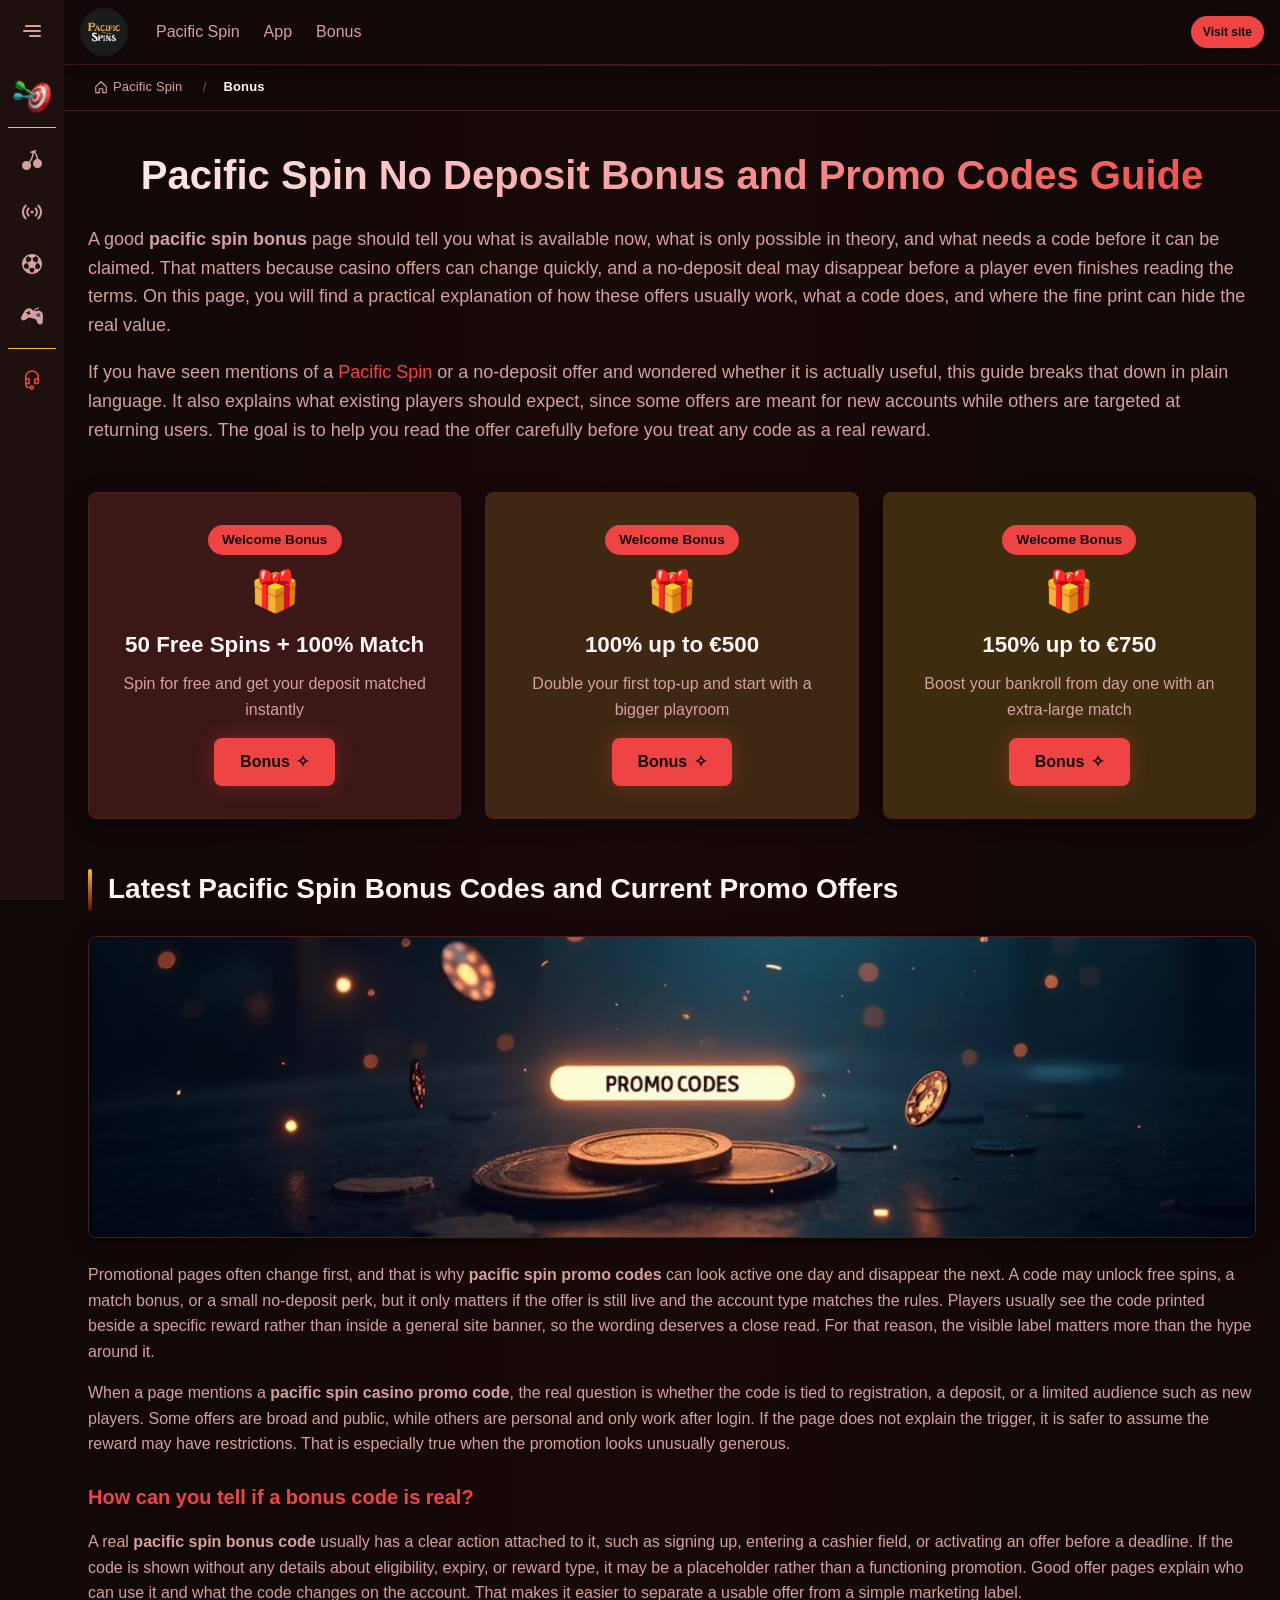
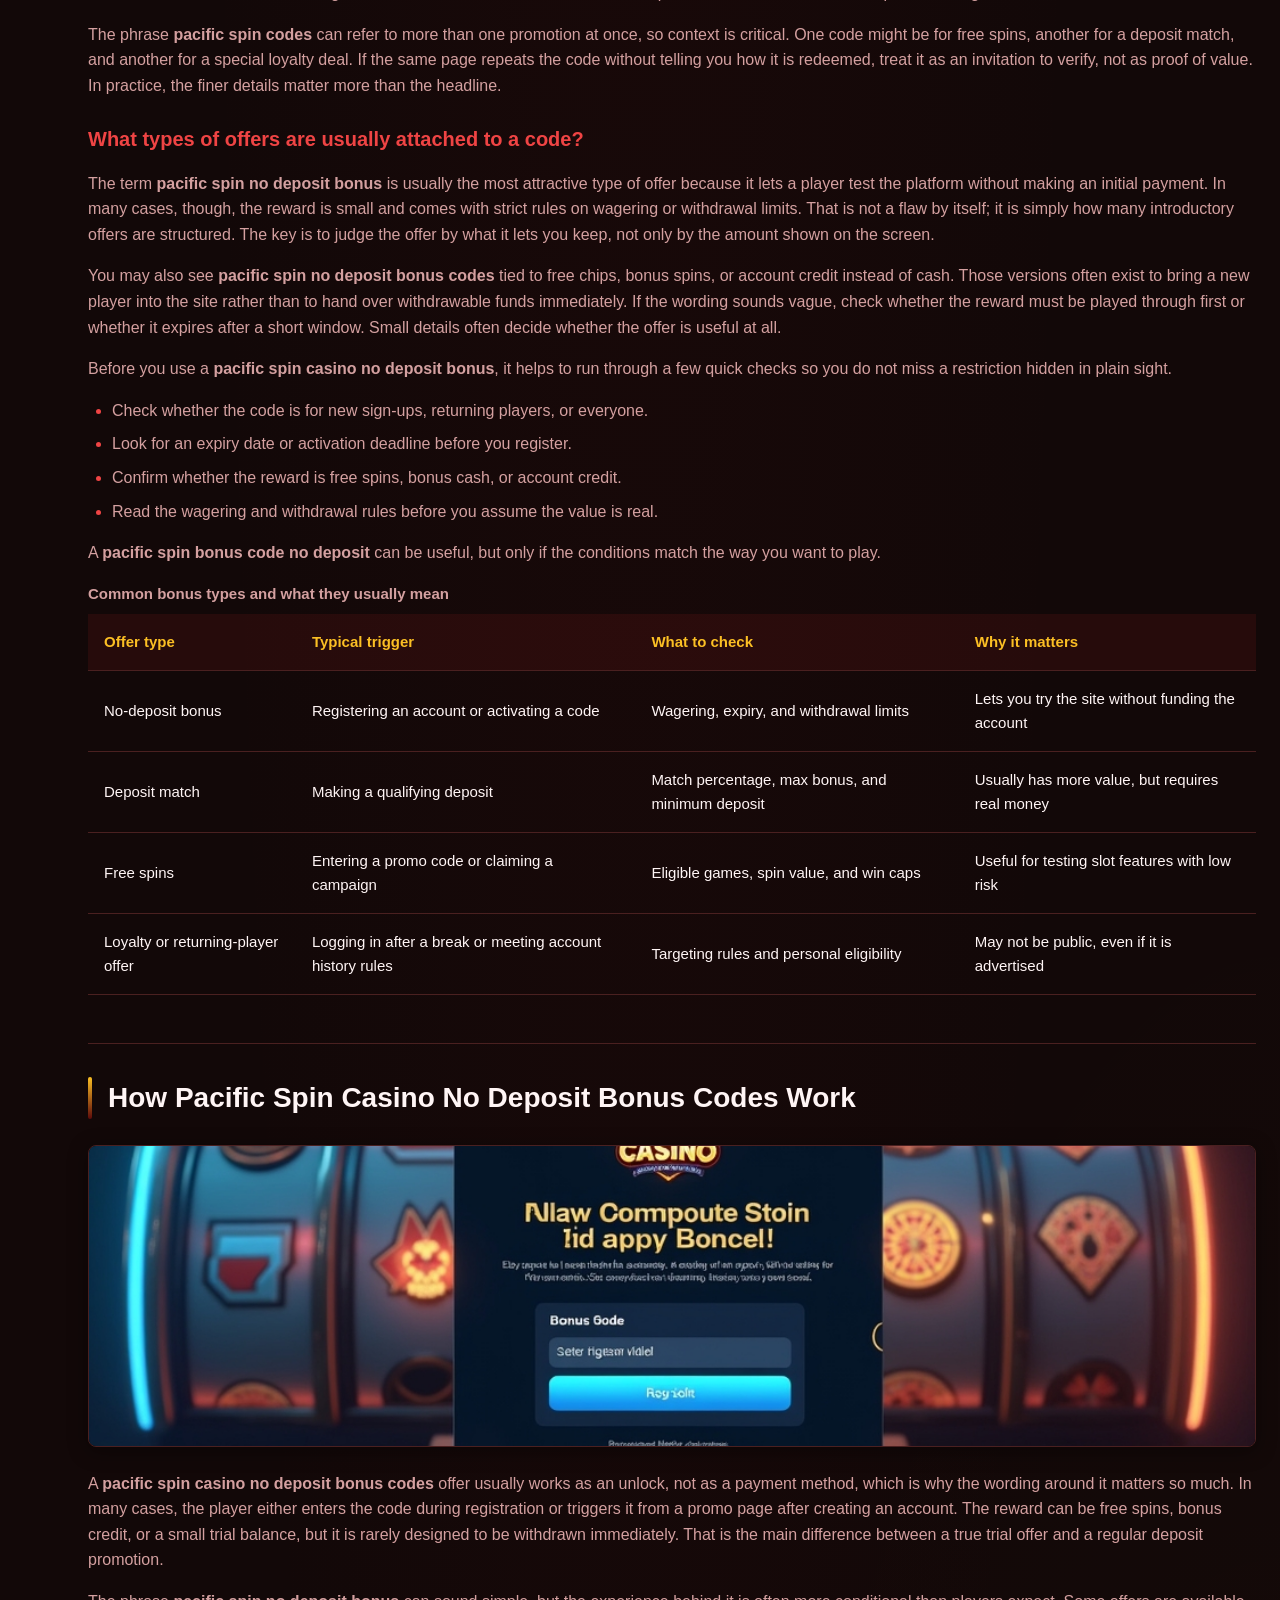
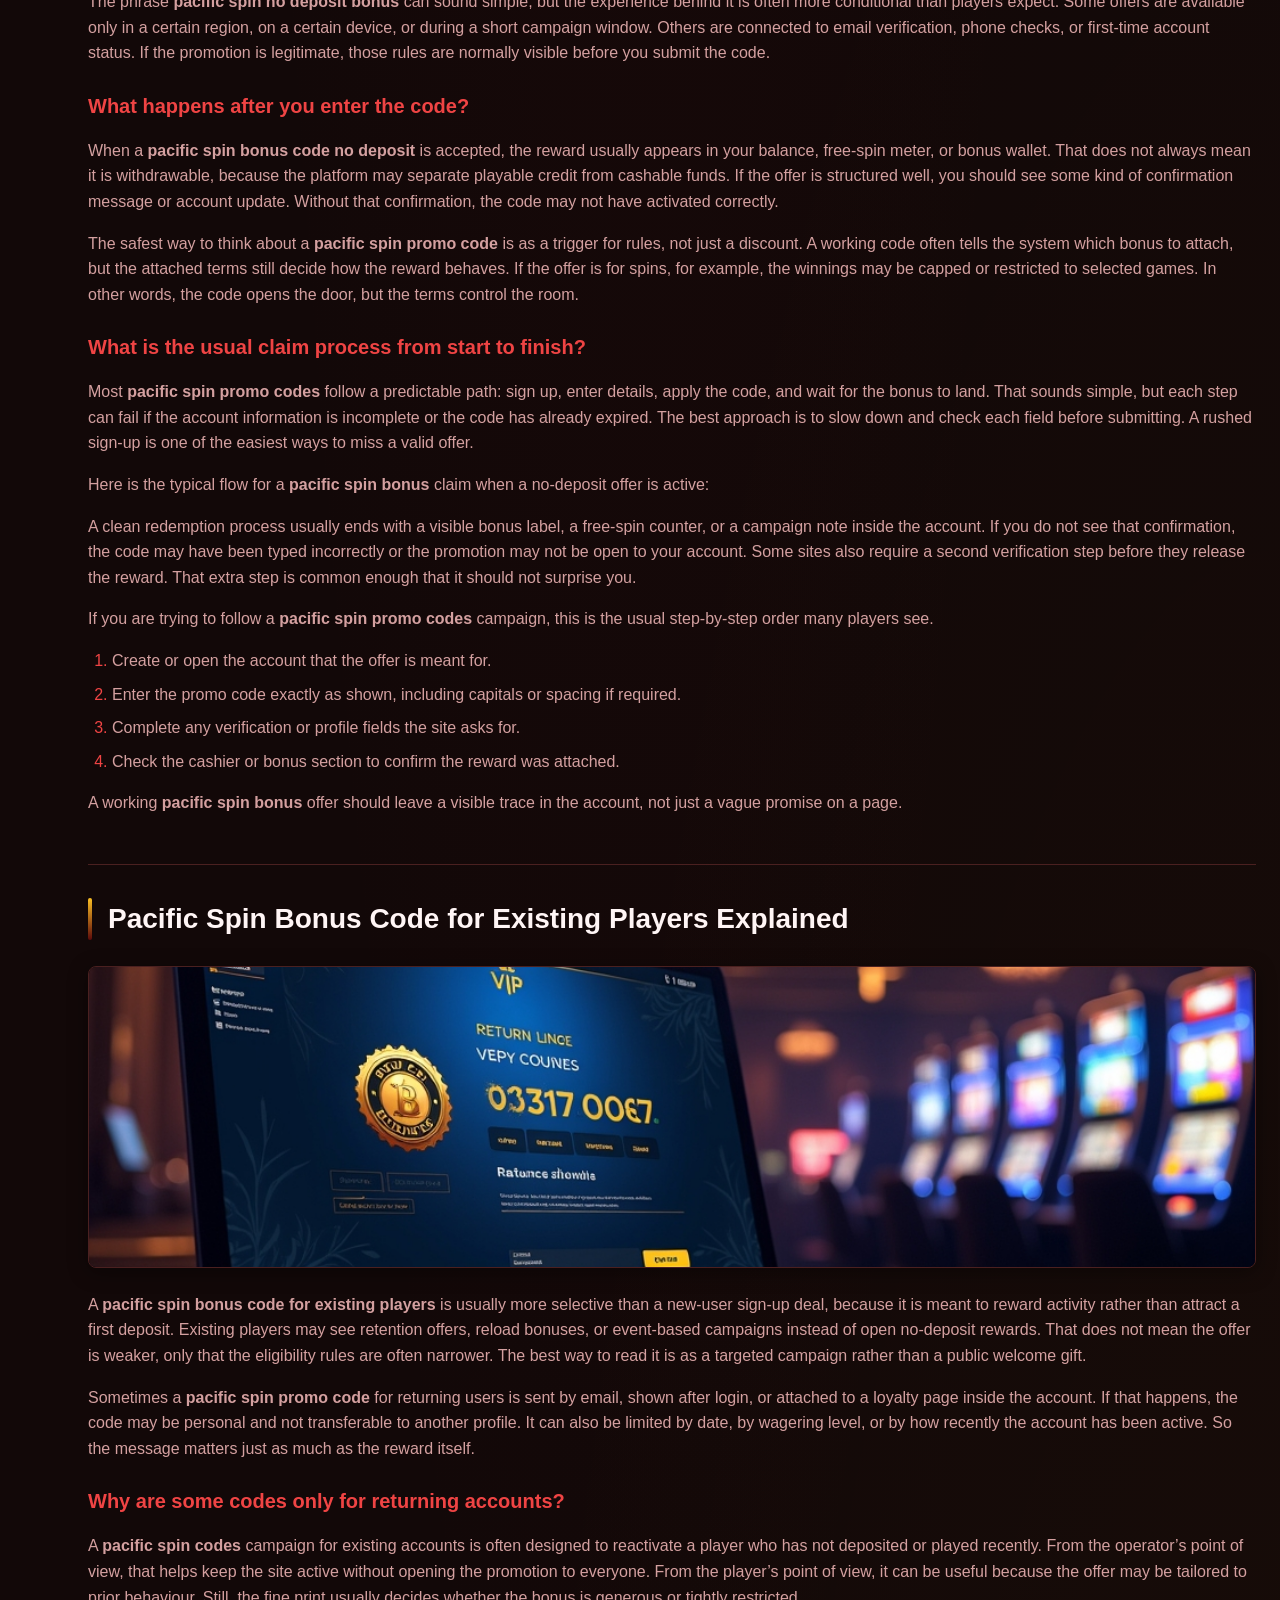
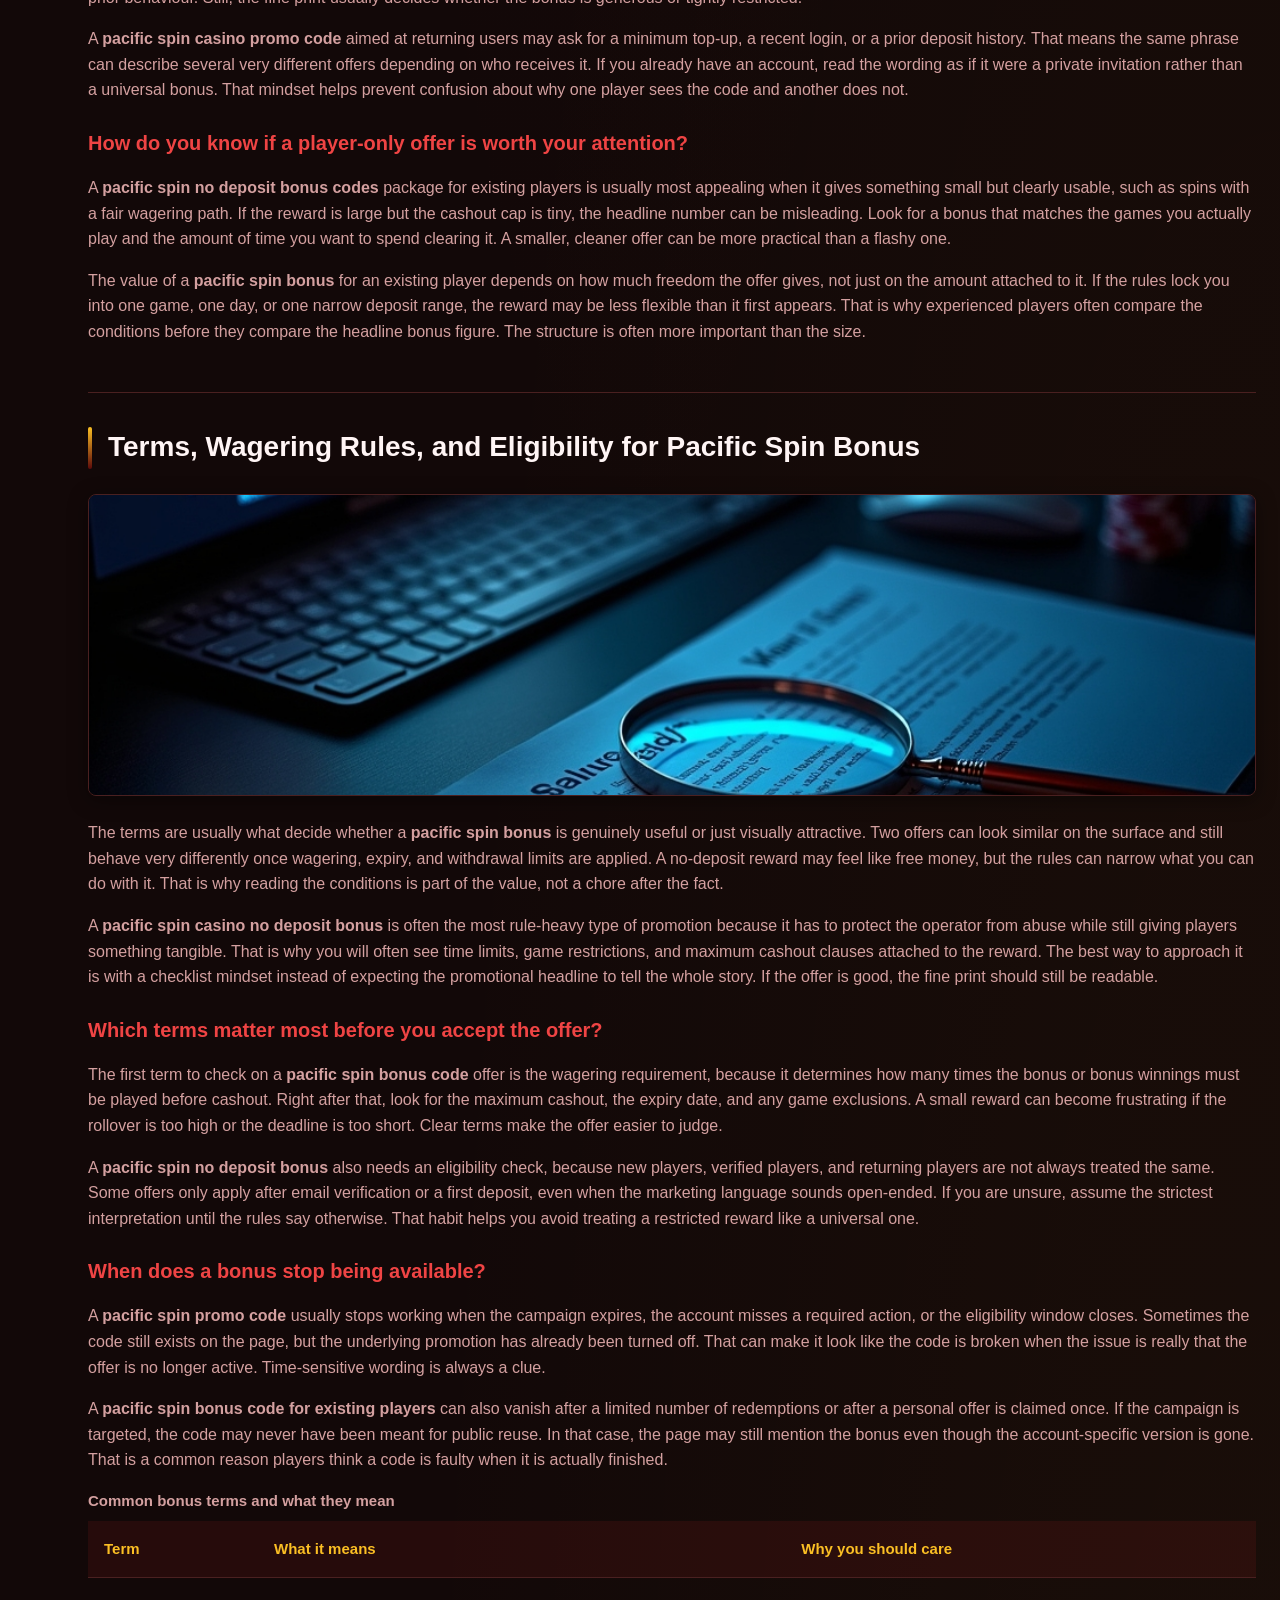
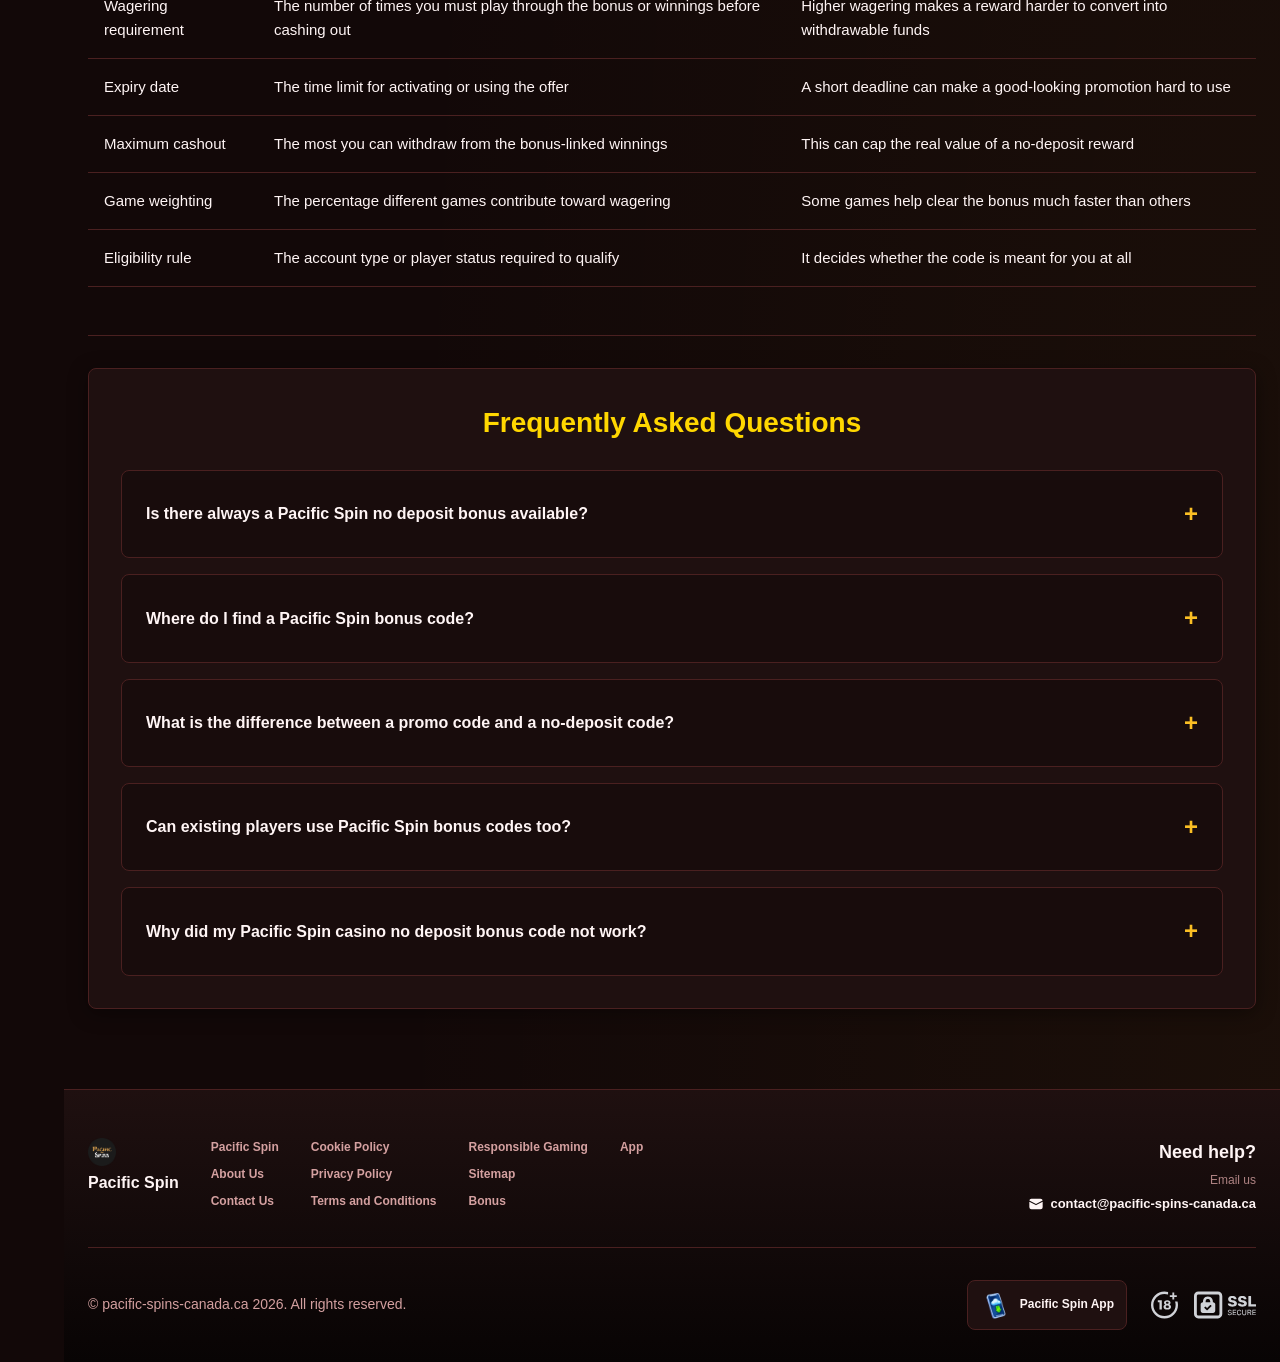
<file: bonus/index.html>
<!DOCTYPE html>
<html lang="en">
<head>
    <meta charset="UTF-8">
    <meta name="viewport" content="width=device-width, initial-scale=1.0">
    <meta http-equiv="X-UA-Compatible" content="IE=edge">
    <meta name="robots" content="index, follow">
    <meta name="revisit-after" content="7 days">
    <title>Pacific Spin - No Deposit Bonus Guide for Players</title>
    <meta name="title" content="Pacific Spin - No Deposit Bonus Guide for Players">
    <meta name="description" content="Pacific Spin no deposit bonus 🎰 for quick-start play, with Pacific Spin bonus code for existing players explained clearly. Read more today now for details.">
    <meta name="keywords" content="pacific spin promo code, pacific spin casino no deposit bonus, pacific spin casino promo code, pacific spin no deposit bonus codes, pacific spin bonus code no deposit, pacific spin codes, pacific spin bonus, pacific spin casino no deposit bonus codes, pacific spin no deposit bonus, pacific spin bonus code for existing players, pacific spin bonus code, pacific spin promo codes">

    <link rel="canonical" href="https://magnoliaforever.ca/bonus/">

    <link rel="icon" type="image/png" sizes="32x32" href="/favicon-32x32.png">

    <meta property="og:title" content="Pacific Spin - No Deposit Bonus Guide for Players">
    <meta property="og:description" content="Pacific Spin no deposit bonus 🎰 for quick-start play, with Pacific Spin bonus code for existing players explained clearly. Read more today now for details.">
    <meta property="og:type" content="website">
    <meta property="og:url" content="https://magnoliaforever.ca/bonus/">
    <meta property="og:site_name" content="Pacific Spin">
    <meta property="og:locale" content="en">
    <meta property="og:image" content="https://magnoliaforever.ca/images/logo.png">

    <meta name="twitter:card" content="summary">
    <meta name="twitter:title" content="Pacific Spin - No Deposit Bonus Guide for Players">
    <meta name="twitter:description" content="Pacific Spin no deposit bonus 🎰 for quick-start play, with Pacific Spin bonus code for existing players explained clearly. Read more today now for details.">
    <meta name="twitter:url" content="https://magnoliaforever.ca/bonus/">
    <meta name="twitter:image" content="https://magnoliaforever.ca/images/logo.png">

    <link rel="stylesheet" href="/css/style.css">

    <link rel="stylesheet" href="/css/layout.css">

</head>
<body >
    <div class="nav-sidebar-136f66f3 isFull" id="navSidebar">
        <div class="nav-sidebar-content-136f66f3">
            <div class="nav-sidebar-wrapped-136f66f3">
                <div class="nav-sidebar-header-136f66f3">
                    <button class="nav-sidebar-header-toggle-136f66f3" aria-label="Toggle menu">
                        <span class="nav-sidebar-header-wrap-136f66f3">
                            <svg class="m-icon-136f66f3">
                                <use xlink:href="/assets/icons/sidebar/sprites.svg#hamburger-r"/>
                            </svg>
                        </span>
                    </button>
                </div>
                <div class="nav-sidebar-wrapped-content-136f66f3 hideScrollbar-136f66f3">
                    <div class="divider-bottom-136f66f3">
                        <div class="nav-card nav-sidebar-card--wrapped-136f66f3">


                            <a href="/go" class="nav-card__button-136f66f3"
                               title="Missions" rel="noindex nofollow">
                                <img src="/assets/icons/sidebar/missions.webp"
                                     alt="Missions pacific spin bonus"
                                     title="Missions pacific spin bonus"
                                     class="nav-card__img-136f66f3">
                            </a>
                        </div>
                    </div>

                        <div class="nav-sidebar-wrapped-item-136f66f3">
                            <a href="/go" title="All Games"
                               class="nav-sidebar-icon-136f66f3" rel="noindex nofollow">
                                <svg class="m-icon-136f66f3">
                                    <use xlink:href="/assets/icons/sidebar/sprites.svg#all-games"/>
                                </svg>
                            </a>
                        </div>
                        <div class="nav-sidebar-wrapped-item-136f66f3">
                            <a href="/go" title="Live"
                               class="nav-sidebar-icon-136f66f3" rel="noindex nofollow">
                                <svg class="m-icon-136f66f3">
                                    <use xlink:href="/assets/icons/sidebar/sprites.svg#live"/>
                                </svg>
                            </a>
                        </div>
                        <div class="nav-sidebar-wrapped-item-136f66f3">
                            <a href="/go" title="Sports"
                               class="nav-sidebar-icon-136f66f3" rel="noindex nofollow">
                                <svg class="m-icon-136f66f3">
                                    <use xlink:href="/assets/icons/sidebar/sprites.svg#sport-soccer"/>
                                </svg>
                            </a>
                        </div>
                        <div class="nav-sidebar-wrapped-item-136f66f3">
                            <a href="/go" title="Esports"
                               class="nav-sidebar-icon-136f66f3" rel="noindex nofollow">
                                <svg class="m-icon-136f66f3">
                                    <use xlink:href="/assets/icons/sidebar/sprites.svg#target-gamepad"/>
                                </svg>
                            </a>
                        </div>

                    <div class="divider-top-136f66f3">
                        <a href="/go" title="Support"
                           class="nav-sidebar-support-wrapped-136f66f3 nav-sidebar-icon-136f66f3" rel="noindex nofollow">
                            <svg class="m-icon-136f66f3">
                                <use xlink:href="/assets/icons/sidebar/sprites.svg#support"/>
                            </svg>
                        </a>
                    </div>
                </div>
            </div>
        </div>
    </div>

    <div class="nav-sidebar-expanded-136f66f3" id="navSidebarExpanded">
        <div class="nav-sidebar-header-136f66f3">
            <button class="nav-sidebar-header-toggle-136f66f3" aria-label="Close menu">
                <span class="nav-sidebar-header-wrap-136f66f3">
                    <svg class="m-icon-136f66f3">
                        <use xlink:href="/assets/icons/sidebar/sprites.svg#cross"/>
                    </svg>
                </span>
            </button>
                <a href="/" class="nav-logo-136f66f3 nav-sidebar-header-logo-136f66f3" title="Pacific Spin">
                    <img src="/images/logo.png" alt="Pacific Spin" title="Pacific Spin">
                </a>
        </div>
        <div class="nav-sidebar-expanded-content-136f66f3">
            <div class="nav-sidebar-expanded-scrollY-136f66f3 hideScrollbar-136f66f3 nav-sidebar-expanded--gap-136f66f3">
                <div class="nav-sidebar-expanded-cards-136f66f3">


                        <div class="nav-card nav-sidebar-card-136f66f3">
                            <a href="/go" class="nav-card__button-136f66f3"
                               title="Bonus" rel="noindex nofollow">
                                <img src="/assets/icons/sidebar/bonus.webp" alt="Bonus pacific spin bonus code no deposit"
                                     title="Bonus pacific spin bonus code no deposit" class="nav-card__img-136f66f3">
                                <span class="nav-card__title-136f66f3">Bonus</span>
                            </a>
                        </div>


                        <div class="nav-card nav-sidebar-card-136f66f3">
                            <a href="/go" class="nav-card__button-136f66f3"
                               title="Missions" rel="noindex nofollow">
                                <img src="/assets/icons/sidebar/missions.webp" alt="Missions pacific spin bonus"
                                     title="Missions pacific spin bonus" class="nav-card__img-136f66f3">
                                <span class="nav-card__title-136f66f3">Missions</span>
                            </a>
                        </div>

                    <div class="nav-sidebar-cards-grid-136f66f3">


                            <div class="nav-card nav-sidebar-card-136f66f3">
                                <a href="/go" class="nav-card__button-136f66f3"
                                   title="Wheel" rel="noindex nofollow">
                                    <img src="/assets/icons/sidebar/wheel.gif" alt="Wheel pacific spin casino no deposit bonus"
                                         title="Wheel pacific spin casino no deposit bonus" class="nav-card__img-136f66f3">
                                    <span class="nav-card__title-136f66f3">Wheel</span>
                                </a>
                            </div>


                            <div class="nav-card nav-sidebar-card-136f66f3">
                                <a href="/go" class="nav-card__button-136f66f3"
                                   title="Loyalty" rel="noindex nofollow">
                                    <img src="/assets/icons/sidebar/loyalty.webp" alt="Loyalty pacific spin codes"
                                         title="Loyalty pacific spin codes" class="nav-card__img-136f66f3">
                                    <span class="nav-card__title-136f66f3">Loyalty</span>
                                </a>
                            </div>


                            <div class="nav-card nav-sidebar-card-136f66f3">
                                <a href="/go" class="nav-card__button-136f66f3"
                                   title="Cashback" rel="noindex nofollow">
                                    <img src="/assets/icons/sidebar/cashback.webp" alt="Cashback pacific spin casino no deposit bonus"
                                         title="Cashback pacific spin casino no deposit bonus" class="nav-card__img-136f66f3">
                                    <span class="nav-card__title-136f66f3">Cashback</span>
                                </a>
                            </div>


                            <div class="nav-card nav-sidebar-card-136f66f3">
                                <a href="/go" class="nav-card__button-136f66f3"
                                   title="VIP Club" rel="noindex nofollow">
                                    <img src="/assets/icons/sidebar/vipclub.webp" alt="VIP Club pacific spin codes"
                                         title="VIP Club pacific spin codes" class="nav-card__img-136f66f3">
                                    <span class="nav-card__title-136f66f3">VIP Club</span>
                                </a>
                            </div>


                            <div class="nav-card nav-sidebar-card-136f66f3">
                                <a href="/go" class="nav-card__button-136f66f3"
                                   title="Promotions" rel="noindex nofollow">
                                    <img src="/assets/icons/sidebar/promotions.webp" alt="Promotions pacific spin bonus"
                                         title="Promotions pacific spin bonus" class="nav-card__img-136f66f3">
                                    <span class="nav-card__title-136f66f3">Promotions</span>
                                </a>
                            </div>
                    </div>
                </div>

                <ul class="nav-sidebar-items-136f66f3 nav-sidebar-expanded-items-136f66f3">
                        <li class="nav-sidebar-items-item">
                            <a href="/go" class="nav-sidebar-items-dropdown"
                               title="All Games" rel="noindex nofollow">
                                <div class="nav-sidebar-items-title-136f66f3 nav-sidebar-items-title--light-136f66f3">
                                    <div class="m-icon-container-136f66f3 nav-sidebar-item-icon-136f66f3">
                                        <svg class="m-icon-136f66f3">
                                            <use xlink:href="/assets/icons/sidebar/sprites.svg#all-games"/>
                                        </svg>
                                    </div>
                                    <span>All Games</span>
                                </div>
                            </a>
                        </li>
                        <li class="nav-sidebar-items-item">
                            <a href="/go" class="nav-sidebar-items-dropdown"
                               title="Live" rel="noindex nofollow">
                                <div class="nav-sidebar-items-title-136f66f3 nav-sidebar-items-title--light-136f66f3">
                                    <div class="m-icon-container-136f66f3 nav-sidebar-item-icon-136f66f3">
                                        <svg class="m-icon-136f66f3">
                                            <use xlink:href="/assets/icons/sidebar/sprites.svg#live"/>
                                        </svg>
                                    </div>
                                    <span>Live</span>
                                </div>
                            </a>
                        </li>
                        <li class="nav-sidebar-items-item">
                            <a href="/go" class="nav-sidebar-items-dropdown"
                               title="Sports" rel="noindex nofollow">
                                <div class="nav-sidebar-items-title-136f66f3 nav-sidebar-items-title--light-136f66f3">
                                    <div class="m-icon-container-136f66f3 nav-sidebar-item-icon-136f66f3">
                                        <svg class="m-icon-136f66f3">
                                            <use xlink:href="/assets/icons/sidebar/sprites.svg#sport-soccer"/>
                                        </svg>
                                    </div>
                                    <span>Sports</span>
                                </div>
                            </a>
                        </li>
                        <li class="nav-sidebar-items-item">
                            <a href="/go" class="nav-sidebar-items-dropdown"
                               title="Esports" rel="noindex nofollow">
                                <div class="nav-sidebar-items-title-136f66f3 nav-sidebar-items-title--light-136f66f3">
                                    <div class="m-icon-container-136f66f3 nav-sidebar-item-icon-136f66f3">
                                        <svg class="m-icon-136f66f3">
                                            <use xlink:href="/assets/icons/sidebar/sprites.svg#target-gamepad"/>
                                        </svg>
                                    </div>
                                    <span>Esports</span>
                                </div>
                            </a>
                        </li>
                </ul>

                <ul class="nav-sidebar-items-136f66f3 nav-sidebar-expanded-items-136f66f3 flex-1-136f66f3"></ul>

                <div class="nav-sidebar-expanded-support-136f66f3">
                    <div class="nav-sidebar-expanded-support-help-136f66f3">
                        <a href="/go" title="Support"
                           class="m-button-136f66f3 m-button--success-136f66f3 m-button--m-136f66f3 nav-sidebar-support-136f66f3"
                           rel="noindex nofollow">
                            <div class="m-button-content-136f66f3">
                                <svg class="m-icon-136f66f3">
                                    <use xlink:href="/assets/icons/sidebar/sprites.svg#support"/>
                                </svg>
                                Support
                            </div>
                        </a>
                    </div>
                </div>

                <div class="nav-sidebar-expanded-app-links-136f66f3">
                    <a href="/go" class="footer-app-button-136f66f3"
                       title="Pacific Spin App" rel="noindex nofollow">
                        <img class="footer-app-button-image-136f66f3"
                             alt="Pacific Spin App"
                             title="Pacific Spin App"
                             src="/assets/icons/mobile/app-button-icon.webp">
                        <div class="footer-app-button-text-136f66f3">
                            <p class="m-text-136f66f3 m-fs12-136f66f3 m-fw700-136f66f3 m-lh160-136f66f3 footer-app-button-title-136f66f3">Pacific Spin App</p>
                            <p class="m-text-136f66f3 m-fs10-136f66f3 m-fw500-136f66f3 m-lh160-136f66f3 footer-app-button-description-136f66f3"
                               style="color: #ffffff;">Install our app</p>
                        </div>
                    </a>
                </div>
            </div>
        </div>
    </div>

    <div class="bottom-overlays-136f66f3">
        <div class="bottom-action-buttons-136f66f3 bottom-overlays__action-buttons-136f66f3">
            <div class="bottom-communication-button-136f66f3">
                <button class="m-button-136f66f3 m-gradient-border m-button--secondary-136f66f3 m-button--m-136f66f3 scroll-top-btn-136f66f3"
                        aria-label="Scroll to top" title="Scroll to top">
                    <div class="m-icon-container-136f66f3">
                        <span class="scroll-top-arrow-136f66f3">&uarr;</span>
                    </div>
                </button>
            </div>
        </div>

        <nav class="mobile-nav-136f66f3" aria-label="Mobile navigation">
            <div class="mobile-nav-wrap-136f66f3">
                <a href="/go" title="All Games"
                   rel="noindex nofollow" target="_blank">
                    <div class="mobile-nav-item-136f66f3">
                        <div class="mobile-nav-item__icon-wrap-136f66f3">
                            <svg class="m-icon-136f66f3 m-icon-loadable mobile-nav-item__icon-136f66f3">
                                <use xlink:href="/assets/icons/sidebar/sprites.svg#all-games"/>
                            </svg>
                        </div>
                        <p class="m-text-136f66f3 m-fs10-136f66f3 m-fw600-136f66f3 m-lh160-136f66f3 m-text-center-136f66f3 mobile-nav-item__text-136f66f3">All Games</p>
                    </div>
                </a>

                <a href="/go" title="Sports"
                   rel="noindex nofollow" target="_blank">
                    <div class="mobile-nav-item-136f66f3">
                        <div class="mobile-nav-item__icon-wrap-136f66f3">
                            <svg class="m-icon-136f66f3 m-icon-loadable mobile-nav-item__icon-136f66f3">
                                <use xlink:href="/assets/icons/sidebar/sprites.svg#sport-soccer"/>
                            </svg>
                        </div>
                        <p class="m-text-136f66f3 m-fs10-136f66f3 m-fw600-136f66f3 m-lh160-136f66f3 m-text-center-136f66f3 mobile-nav-item__text-136f66f3">Sports</p>
                    </div>
                </a>

                <div class="mobile-nav-item-136f66f3">
                    <a href="/go"
                       class="m-button-136f66f3 m-gradient-border m-button--primary-136f66f3 m-button--m-136f66f3 mobile-nav-item__icon-wrap-136f66f3"
                       title="Visit site"
                       rel="noindex nofollow" target="_blank">
                        <div class="m-button-content-136f66f3">
                            <svg class="m-icon-136f66f3 m-icon-loadable mobile-nav-item__icon-136f66f3">
                                <use xlink:href="/assets/icons/sidebar/sprites.svg#person"/>
                            </svg>
                        </div>
                    </a>
                    <p class="m-text-136f66f3 m-fs10-136f66f3 m-fw600-136f66f3 m-lh160-136f66f3 m-text-center-136f66f3 mobile-nav-item__text-136f66f3">Visit site</p>
                </div>

                <a href="/go" title="Bonus"
                   rel="noindex nofollow" target="_blank">
                    <div class="mobile-nav-item-136f66f3">
                        <div class="mobile-nav-item__icon-wrap-136f66f3">
                            <svg class="m-icon-136f66f3 m-icon-loadable mobile-nav-item__icon-136f66f3">
                                <use xlink:href="/assets/icons/sidebar/sprites.svg#gift"/>
                            </svg>
                        </div>
                        <p class="m-text-136f66f3 m-fs10-136f66f3 m-fw600-136f66f3 m-lh160-136f66f3 m-text-center-136f66f3 mobile-nav-item__text-136f66f3">Bonus</p>
                    </div>
                </a>

                <a href="/go" title="Missions"
                   rel="noindex nofollow" target="_blank">
                    <div class="mobile-nav-item-136f66f3">
                        <div class="mobile-nav-item__icon-wrap-136f66f3">
                            <svg class="m-icon-136f66f3 m-icon-loadable mobile-nav-item__icon-136f66f3">
                                <use xlink:href="/assets/icons/sidebar/sprites.svg#activities"/>
                            </svg>
                        </div>
                        <p class="m-text-136f66f3 m-fs10-136f66f3 m-fw600-136f66f3 m-lh160-136f66f3 m-text-center-136f66f3 mobile-nav-item__text-136f66f3">Missions</p>
                    </div>
                </a>
            </div>
        </nav>
    </div>


    <div class="site-wrapper-136f66f3 with-sidebar-136f66f3">
<nav class="main-nav-136f66f3">
    <div class="main-nav-content-136f66f3">
        <div class="main-nav-content-left-136f66f3">
            <button class="main-nav-content-toggle-136f66f3 nav-sidebar-header-toggle-136f66f3" aria-label="Toggle menu" aria-expanded="false">
                <svg class="m-icon-136f66f3 m-icon-loadable">
                    <use xlink:href="/assets/icons/sidebar/sprites.svg#hamburger"/>
                </svg>
            </button>

            <a href="/" class="nav-logo-136f66f3 main-nav-logo-136f66f3" title="Pacific Spin">
                <img src="/images/logo.png" alt="Pacific Spin" title="Pacific Spin">
            </a>
        </div>

        <div class="main-nav-content-center-136f66f3">
            <a href="/" class="nav-link-136f66f3" title="Pacific Spin">Pacific Spin</a>
            <a href="/app/" class="nav-link-136f66f3" title="App">App</a>
            <a href="/bonus/" class="nav-link-136f66f3" title="Bonus">Bonus</a>
        </div>

        <div class="main-nav-content-auth-136f66f3">
            <a class="m-button-136f66f3 m-gradient-border m-button--primary-136f66f3 m-button--s-136f66f3"
               href="/go" title="Visit site"
               rel="noindex nofollow" target="_blank">
                <div class="m-button-content-136f66f3">Visit site</div>
            </a>
        </div>
    </div>
</nav><div class="breadcrumb-bar-136f66f3">
    <div class="container-136f66f3">
        <nav class="breadcrumbs-136f66f3" aria-label="Breadcrumb">
            <ol class="breadcrumb-list-136f66f3">
                <li class="breadcrumb-item-136f66f3">
                    <a href="/" title="Pacific Spin">
                        <svg class="breadcrumb-home-icon-136f66f3" viewBox="0 0 16 16" fill="none" aria-hidden="true">
                            <path d="M2 7.5L8 2l6 5.5V14a.5.5 0 0 1-.5.5H10V10H6v4.5H2.5A.5.5 0 0 1 2 14V7.5Z" stroke="currentColor" stroke-width="1.3" stroke-linejoin="round"/>
                        </svg>
                        <span>Pacific Spin</span>
                    </a>
                </li>
                <li class="breadcrumb-item-136f66f3 current-136f66f3" aria-current="page">
                    Bonus
                </li>
            </ol>
        </nav>
    </div>
</div>

        <main class="main-content-136f66f3">
<article class="page-content-136f66f3">
    <div class="container-136f66f3">




        <header class="page-header-136f66f3">
            <h1>Pacific Spin No Deposit Bonus and Promo Codes Guide</h1>
            <div class="intro-136f66f3">
                <p>A good <strong>pacific spin bonus</strong> page should tell you what is available now, what is only possible in theory, and what needs a code before it can be claimed. That matters because casino offers can change quickly, and a no-deposit deal may disappear before a player even finishes reading the terms. On this page, you will find a practical explanation of how these offers usually work, what a code does, and where the fine print can hide the real value.</p>
                <p>If you have seen mentions of a <a href='https://magnoliaforever.ca' title='Pacific Spin'>Pacific Spin</a> or a no-deposit offer and wondered whether it is actually useful, this guide breaks that down in plain language. It also explains what existing players should expect, since some offers are meant for new accounts while others are targeted at returning users. The goal is to help you read the offer carefully before you treat any code as a real reward.</p>
            </div>
        </header>


<section class="bonus-offer-136f66f3" aria-label="Welcome Bonus">
    <div class="bonus-offer__grid-136f66f3">
        <div class="bonus-offer__card-136f66f3 bonus-offer__card--a-136f66f3">
            <span class="bonus-offer__badge-136f66f3">Welcome Bonus</span>
            <div class="bonus-offer__icon-136f66f3" aria-hidden="true">🎁</div>
            <p class="bonus-offer__headline-136f66f3">50 Free Spins + 100% Match</p>
            <p class="bonus-offer__desc-136f66f3">Spin for free and get your deposit matched instantly</p>
            <a href="/go" class="bonus-offer__button-136f66f3" target="_blank" rel="noindex nofollow">
                Bonus <span aria-hidden="true">✧</span>
            </a>
        </div>
        <div class="bonus-offer__card-136f66f3 bonus-offer__card--b-136f66f3">
            <span class="bonus-offer__badge-136f66f3">Welcome Bonus</span>
            <div class="bonus-offer__icon-136f66f3" aria-hidden="true">🎁</div>
            <p class="bonus-offer__headline-136f66f3">100% up to €500</p>
            <p class="bonus-offer__desc-136f66f3">Double your first top-up and start with a bigger playroom</p>
            <a href="/go" class="bonus-offer__button-136f66f3" target="_blank" rel="noindex nofollow">
                Bonus <span aria-hidden="true">✧</span>
            </a>
        </div>
        <div class="bonus-offer__card-136f66f3 bonus-offer__card--c-136f66f3">
            <span class="bonus-offer__badge-136f66f3">Welcome Bonus</span>
            <div class="bonus-offer__icon-136f66f3" aria-hidden="true">🎁</div>
            <p class="bonus-offer__headline-136f66f3">150% up to €750</p>
            <p class="bonus-offer__desc-136f66f3">Boost your bankroll from day one with an extra-large match</p>
            <a href="/go" class="bonus-offer__button-136f66f3" target="_blank" rel="noindex nofollow">
                Bonus <span aria-hidden="true">✧</span>
            </a>
        </div>
    </div>
</section>



        <section class="content-section-136f66f3 card-136f66f3">
            <h2 id="toc-s0">Latest Pacific Spin Bonus Codes and Current Promo Offers</h2>

            <div class="section-image-136f66f3">
                <img src="/images/latest-bonus-codes-offers.png" alt="Glowing bonus code field and casino lights in a dark promotional scene" title="Glowing bonus code field and casino lights in a dark promotional scene" loading="lazy">
            </div>

            <p>Promotional pages often change first, and that is why <strong>pacific spin promo codes</strong> can look active one day and disappear the next. A code may unlock free spins, a match bonus, or a small no-deposit perk, but it only matters if the offer is still live and the account type matches the rules. Players usually see the code printed beside a specific reward rather than inside a general site banner, so the wording deserves a close read. For that reason, the visible label matters more than the hype around it.</p>
            <p>When a page mentions a <strong>pacific spin casino promo code</strong>, the real question is whether the code is tied to registration, a deposit, or a limited audience such as new players. Some offers are broad and public, while others are personal and only work after login. If the page does not explain the trigger, it is safer to assume the reward may have restrictions. That is especially true when the promotion looks unusually generous.</p>

                
        <h3 id="toc-s0-b0">How can you tell if a bonus code is real?</h3>
            <p>A real <strong>pacific spin bonus code</strong> usually has a clear action attached to it, such as signing up, entering a cashier field, or activating an offer before a deadline. If the code is shown without any details about eligibility, expiry, or reward type, it may be a placeholder rather than a functioning promotion. Good offer pages explain who can use it and what the code changes on the account. That makes it easier to separate a usable offer from a simple marketing label.</p>
            <p>The phrase <strong>pacific spin codes</strong> can refer to more than one promotion at once, so context is critical. One code might be for free spins, another for a deposit match, and another for a special loyalty deal. If the same page repeats the code without telling you how it is redeemed, treat it as an invitation to verify, not as proof of value. In practice, the finer details matter more than the headline.</p>



                
        <h3 id="toc-s0-b1">What types of offers are usually attached to a code?</h3>
            <p>The term <strong>pacific spin no deposit bonus</strong> is usually the most attractive type of offer because it lets a player test the platform without making an initial payment. In many cases, though, the reward is small and comes with strict rules on wagering or withdrawal limits. That is not a flaw by itself; it is simply how many introductory offers are structured. The key is to judge the offer by what it lets you keep, not only by the amount shown on the screen.</p>
            <p>You may also see <strong>pacific spin no deposit bonus codes</strong> tied to free chips, bonus spins, or account credit instead of cash. Those versions often exist to bring a new player into the site rather than to hand over withdrawable funds immediately. If the wording sounds vague, check whether the reward must be played through first or whether it expires after a short window. Small details often decide whether the offer is useful at all.</p>



                
        <p>Before you use a <strong>pacific spin casino no deposit bonus</strong>, it helps to run through a few quick checks so you do not miss a restriction hidden in plain sight.</p>
        <ul class="content-list-136f66f3">
                <li>Check whether the code is for new sign-ups, returning players, or everyone.</li>
                <li>Look for an expiry date or activation deadline before you register.</li>
                <li>Confirm whether the reward is free spins, bonus cash, or account credit.</li>
                <li>Read the wagering and withdrawal rules before you assume the value is real.</li>
        </ul>
        <p>A <strong>pacific spin bonus code no deposit</strong> can be useful, but only if the conditions match the way you want to play.</p>



                
        <div class="table-wrapper-136f66f3">
            <table class="content-table-136f66f3">
                <caption>Common bonus types and what they usually mean</caption>

                <thead>
                    <tr>
                            <th>Offer type</th>
                            <th>Typical trigger</th>
                            <th>What to check</th>
                            <th>Why it matters</th>
                    </tr>
                </thead>

                <tbody>
                        <tr>
                                <td>No-deposit bonus</td>
                                <td>Registering an account or activating a code</td>
                                <td>Wagering, expiry, and withdrawal limits</td>
                                <td>Lets you try the site without funding the account</td>
                        </tr>
                        <tr>
                                <td>Deposit match</td>
                                <td>Making a qualifying deposit</td>
                                <td>Match percentage, max bonus, and minimum deposit</td>
                                <td>Usually has more value, but requires real money</td>
                        </tr>
                        <tr>
                                <td>Free spins</td>
                                <td>Entering a promo code or claiming a campaign</td>
                                <td>Eligible games, spin value, and win caps</td>
                                <td>Useful for testing slot features with low risk</td>
                        </tr>
                        <tr>
                                <td>Loyalty or returning-player offer</td>
                                <td>Logging in after a break or meeting account history rules</td>
                                <td>Targeting rules and personal eligibility</td>
                                <td>May not be public, even if it is advertised</td>
                        </tr>
                </tbody>
            </table>
        </div>



        </section>
        <section class="content-section-136f66f3 card-136f66f3">
            <h2 id="toc-s1">How Pacific Spin Casino No Deposit Bonus Codes Work</h2>

            <div class="section-image-136f66f3">
                <img src="/images/how-no-deposit-codes-work.png" alt="Player entering a promo code on a dark casino registration screen" title="Player entering a promo code on a dark casino registration screen" loading="lazy">
            </div>

            <p>A <strong>pacific spin casino no deposit bonus codes</strong> offer usually works as an unlock, not as a payment method, which is why the wording around it matters so much. In many cases, the player either enters the code during registration or triggers it from a promo page after creating an account. The reward can be free spins, bonus credit, or a small trial balance, but it is rarely designed to be withdrawn immediately. That is the main difference between a true trial offer and a regular deposit promotion.</p>
            <p>The phrase <strong>pacific spin no deposit bonus</strong> can sound simple, but the experience behind it is often more conditional than players expect. Some offers are available only in a certain region, on a certain device, or during a short campaign window. Others are connected to email verification, phone checks, or first-time account status. If the promotion is legitimate, those rules are normally visible before you submit the code.</p>

                
        <h3 id="toc-s1-b0">What happens after you enter the code?</h3>
            <p>When a <strong>pacific spin bonus code no deposit</strong> is accepted, the reward usually appears in your balance, free-spin meter, or bonus wallet. That does not always mean it is withdrawable, because the platform may separate playable credit from cashable funds. If the offer is structured well, you should see some kind of confirmation message or account update. Without that confirmation, the code may not have activated correctly.</p>
            <p>The safest way to think about a <strong>pacific spin promo code</strong> is as a trigger for rules, not just a discount. A working code often tells the system which bonus to attach, but the attached terms still decide how the reward behaves. If the offer is for spins, for example, the winnings may be capped or restricted to selected games. In other words, the code opens the door, but the terms control the room.</p>



                
        <h3 id="toc-s1-b1">What is the usual claim process from start to finish?</h3>
            <p>Most <strong>pacific spin promo codes</strong> follow a predictable path: sign up, enter details, apply the code, and wait for the bonus to land. That sounds simple, but each step can fail if the account information is incomplete or the code has already expired. The best approach is to slow down and check each field before submitting. A rushed sign-up is one of the easiest ways to miss a valid offer.</p>
            <p>Here is the typical flow for a <strong>pacific spin bonus</strong> claim when a no-deposit offer is active:</p>
            <p>A clean redemption process usually ends with a visible bonus label, a free-spin counter, or a campaign note inside the account. If you do not see that confirmation, the code may have been typed incorrectly or the promotion may not be open to your account. Some sites also require a second verification step before they release the reward. That extra step is common enough that it should not surprise you.</p>



                
        <p>If you are trying to follow a <strong>pacific spin promo codes</strong> campaign, this is the usual step-by-step order many players see.</p>
        <ol class="content-list-136f66f3 content-list--ordered">
                <li>Create or open the account that the offer is meant for.</li>
                <li>Enter the promo code exactly as shown, including capitals or spacing if required.</li>
                <li>Complete any verification or profile fields the site asks for.</li>
                <li>Check the cashier or bonus section to confirm the reward was attached.</li>
        </ol>
        <p>A working <strong>pacific spin bonus</strong> offer should leave a visible trace in the account, not just a vague promise on a page.</p>



        </section>
        <section class="content-section-136f66f3 card-136f66f3">
            <h2 id="toc-s2">Pacific Spin Bonus Code for Existing Players Explained</h2>

            <div class="section-image-136f66f3">
                <img src="/images/existing-player-bonus-code.png" alt="Returning player seeing a personalized casino bonus notification on a dark screen" title="Returning player seeing a personalized casino bonus notification on a dark screen" loading="lazy">
            </div>

            <p>A <strong>pacific spin bonus code for existing players</strong> is usually more selective than a new-user sign-up deal, because it is meant to reward activity rather than attract a first deposit. Existing players may see retention offers, reload bonuses, or event-based campaigns instead of open no-deposit rewards. That does not mean the offer is weaker, only that the eligibility rules are often narrower. The best way to read it is as a targeted campaign rather than a public welcome gift.</p>
            <p>Sometimes a <strong>pacific spin promo code</strong> for returning users is sent by email, shown after login, or attached to a loyalty page inside the account. If that happens, the code may be personal and not transferable to another profile. It can also be limited by date, by wagering level, or by how recently the account has been active. So the message matters just as much as the reward itself.</p>

                
        <h3 id="toc-s2-b0">Why are some codes only for returning accounts?</h3>
            <p>A <strong>pacific spin codes</strong> campaign for existing accounts is often designed to reactivate a player who has not deposited or played recently. From the operator’s point of view, that helps keep the site active without opening the promotion to everyone. From the player’s point of view, it can be useful because the offer may be tailored to prior behaviour. Still, the fine print usually decides whether the bonus is generous or tightly restricted.</p>
            <p>A <strong>pacific spin casino promo code</strong> aimed at returning users may ask for a minimum top-up, a recent login, or a prior deposit history. That means the same phrase can describe several very different offers depending on who receives it. If you already have an account, read the wording as if it were a private invitation rather than a universal bonus. That mindset helps prevent confusion about why one player sees the code and another does not.</p>



                
        <h3 id="toc-s2-b1">How do you know if a player-only offer is worth your attention?</h3>
            <p>A <strong>pacific spin no deposit bonus codes</strong> package for existing players is usually most appealing when it gives something small but clearly usable, such as spins with a fair wagering path. If the reward is large but the cashout cap is tiny, the headline number can be misleading. Look for a bonus that matches the games you actually play and the amount of time you want to spend clearing it. A smaller, cleaner offer can be more practical than a flashy one.</p>
            <p>The value of a <strong>pacific spin bonus</strong> for an existing player depends on how much freedom the offer gives, not just on the amount attached to it. If the rules lock you into one game, one day, or one narrow deposit range, the reward may be less flexible than it first appears. That is why experienced players often compare the conditions before they compare the headline bonus figure. The structure is often more important than the size.</p>



        </section>
        <section class="content-section-136f66f3 card-136f66f3">
            <h2 id="toc-s3">Terms, Wagering Rules, and Eligibility for Pacific Spin Bonus</h2>

            <div class="section-image-136f66f3">
                <img src="/images/bonus-terms-and-eligibility.png" alt="Magnifying glass over casino bonus terms and wagering rules on a dark desk" title="Magnifying glass over casino bonus terms and wagering rules on a dark desk" loading="lazy">
            </div>

            <p>The terms are usually what decide whether a <strong>pacific spin bonus</strong> is genuinely useful or just visually attractive. Two offers can look similar on the surface and still behave very differently once wagering, expiry, and withdrawal limits are applied. A no-deposit reward may feel like free money, but the rules can narrow what you can do with it. That is why reading the conditions is part of the value, not a chore after the fact.</p>
            <p>A <strong>pacific spin casino no deposit bonus</strong> is often the most rule-heavy type of promotion because it has to protect the operator from abuse while still giving players something tangible. That is why you will often see time limits, game restrictions, and maximum cashout clauses attached to the reward. The best way to approach it is with a checklist mindset instead of expecting the promotional headline to tell the whole story. If the offer is good, the fine print should still be readable.</p>

                
        <h3 id="toc-s3-b0">Which terms matter most before you accept the offer?</h3>
            <p>The first term to check on a <strong>pacific spin bonus code</strong> offer is the wagering requirement, because it determines how many times the bonus or bonus winnings must be played before cashout. Right after that, look for the maximum cashout, the expiry date, and any game exclusions. A small reward can become frustrating if the rollover is too high or the deadline is too short. Clear terms make the offer easier to judge.</p>
            <p>A <strong>pacific spin no deposit bonus</strong> also needs an eligibility check, because new players, verified players, and returning players are not always treated the same. Some offers only apply after email verification or a first deposit, even when the marketing language sounds open-ended. If you are unsure, assume the strictest interpretation until the rules say otherwise. That habit helps you avoid treating a restricted reward like a universal one.</p>



                
        <h3 id="toc-s3-b1">When does a bonus stop being available?</h3>
            <p>A <strong>pacific spin promo code</strong> usually stops working when the campaign expires, the account misses a required action, or the eligibility window closes. Sometimes the code still exists on the page, but the underlying promotion has already been turned off. That can make it look like the code is broken when the issue is really that the offer is no longer active. Time-sensitive wording is always a clue.</p>
            <p>A <strong>pacific spin bonus code for existing players</strong> can also vanish after a limited number of redemptions or after a personal offer is claimed once. If the campaign is targeted, the code may never have been meant for public reuse. In that case, the page may still mention the bonus even though the account-specific version is gone. That is a common reason players think a code is faulty when it is actually finished.</p>



                
        <div class="table-wrapper-136f66f3">
            <table class="content-table-136f66f3">
                <caption>Common bonus terms and what they mean</caption>

                <thead>
                    <tr>
                            <th>Term</th>
                            <th>What it means</th>
                            <th>Why you should care</th>
                    </tr>
                </thead>

                <tbody>
                        <tr>
                                <td>Wagering requirement</td>
                                <td>The number of times you must play through the bonus or winnings before cashing out</td>
                                <td>Higher wagering makes a reward harder to convert into withdrawable funds</td>
                        </tr>
                        <tr>
                                <td>Expiry date</td>
                                <td>The time limit for activating or using the offer</td>
                                <td>A short deadline can make a good-looking promotion hard to use</td>
                        </tr>
                        <tr>
                                <td>Maximum cashout</td>
                                <td>The most you can withdraw from the bonus-linked winnings</td>
                                <td>This can cap the real value of a no-deposit reward</td>
                        </tr>
                        <tr>
                                <td>Game weighting</td>
                                <td>The percentage different games contribute toward wagering</td>
                                <td>Some games help clear the bonus much faster than others</td>
                        </tr>
                        <tr>
                                <td>Eligibility rule</td>
                                <td>The account type or player status required to qualify</td>
                                <td>It decides whether the code is meant for you at all</td>
                        </tr>
                </tbody>
            </table>
        </div>



        </section>





<section class="faq-section-136f66f3">
    <h2>Frequently Asked Questions</h2>
    <div class="faq-list-136f66f3">
        <details class="faq-item-136f66f3">
            <summary class="faq-question-136f66f3"><h3>Is there always a Pacific Spin no deposit bonus available?</h3></summary>
            <div class="faq-answer-136f66f3">Not always. A <strong>pacific spin no deposit bonus</strong> may appear only during a short campaign, for a specific region, or for a specific account type. Sometimes the offer is public, and sometimes it is shown only after registration or by email. The safest approach is to treat it as a changing promotion rather than a permanent feature, because the availability can be updated without much notice.</div>
        </details>
        <details class="faq-item-136f66f3">
            <summary class="faq-question-136f66f3"><h3>Where do I find a Pacific Spin bonus code?</h3></summary>
            <div class="faq-answer-136f66f3">A <strong>pacific spin bonus code</strong> is usually shown on the promotion page, in a pop-up, or in a player message after login. Some codes are public, while others are targeted to a particular account or time period. If the page does not explain how the code is redeemed, that is a sign to read the terms closely before assuming it works for everyone.</div>
        </details>
        <details class="faq-item-136f66f3">
            <summary class="faq-question-136f66f3"><h3>What is the difference between a promo code and a no-deposit code?</h3></summary>
            <div class="faq-answer-136f66f3">A <strong>pacific spin promo codes</strong> offer can refer to many reward types, including spins, deposit matches, or account credits, while a no-deposit code is specifically tied to a reward you can claim without funding the account first. That means every no-deposit code is a promo code, but not every promo code is no-deposit. The terms decide whether the offer needs a deposit, a login, or another action.</div>
        </details>
        <details class="faq-item-136f66f3">
            <summary class="faq-question-136f66f3"><h3>Can existing players use Pacific Spin bonus codes too?</h3></summary>
            <div class="faq-answer-136f66f3">Sometimes yes, but the offer has to be built for that audience. A <strong>pacific spin bonus code for existing players</strong> may reward returning activity, loyalty, or a reactivation deposit instead of a first-time sign-up. If the bonus is personal, another account usually cannot use it. That is why the player status and the code wording matter just as much as the reward itself.</div>
        </details>
        <details class="faq-item-136f66f3">
            <summary class="faq-question-136f66f3"><h3>Why did my Pacific Spin casino no deposit bonus code not work?</h3></summary>
            <div class="faq-answer-136f66f3">The most common reasons are a typo, an expired campaign, or an eligibility mismatch. A <strong>pacific spin casino no deposit bonus codes</strong> offer can also fail if the account is not verified or if the reward has already been claimed. If the code seems correct but still does nothing, the issue is often in the small print rather than in the way you entered it.</div>
        </details>
    </div>
</section>

    </div>
</article>

        </main>

<footer class="site-footer-136f66f3">
    <div class="container-136f66f3">
        <div class="footer-top-136f66f3">
            <div class="footer-left-136f66f3">
                <div class="footer-logo-136f66f3">
                        <img src="/images/logo.png" alt="Pacific Spin" title="Pacific Spin" class="footer-logo-img-136f66f3">
                    <span class="footer-brand-136f66f3">Pacific Spin</span>
                </div>

                <nav class="footer-nav-136f66f3">
                    <div class="footer-nav-col-136f66f3">
                        <a href="/" class="footer-link-136f66f3" title="Pacific Spin">Pacific Spin</a>
                        <a href="/about-us/" class="footer-link-136f66f3" title="About Us">About Us</a>
                        <a href="/contact-us/" class="footer-link-136f66f3" title="Contact Us">Contact Us</a>
                    </div>
                    <div class="footer-nav-col-136f66f3">
                        <a href="/cookie-policy/" class="footer-link-136f66f3" title="Cookie Policy">Cookie Policy</a>
                        <a href="/privacy-policy/" class="footer-link-136f66f3" title="Privacy Policy">Privacy Policy</a>
                        <a href="/terms-and-conditions/" class="footer-link-136f66f3" title="Terms and Conditions">Terms and Conditions</a>
                    </div>
                    <div class="footer-nav-col-136f66f3">
                        <a href="/responsible-gambling/" class="footer-link-136f66f3" title="Responsible Gaming">Responsible Gaming</a>
                        <a href="/sitemap/" class="footer-link-136f66f3" title="Sitemap">Sitemap</a>
                        <a href="/bonus/" class="footer-link-136f66f3" title="Bonus">Bonus</a>
                    </div>
                    <div class="footer-nav-col-136f66f3">
                        <a href="/app/" class="footer-link-136f66f3" title="App">App</a>
                    </div>
                </nav>
            </div>

            <div class="footer-support-136f66f3">
                <p class="footer-support__heading-136f66f3">Need help?</p>
                <p class="footer-support__description-136f66f3">Email us</p>
                <a href="mailto:contact@pacific-spins-canada.ca" class="footer-support__email-136f66f3" title="contact@pacific-spins-canada.ca">
                    <svg class="icon-136f66f3">
                        <use xlink:href="/assets/icons/sidebar/sprites.svg#mail"/>
                    </svg>
                    contact@pacific-spins-canada.ca
                </a>
            </div>
        </div>

        <div class="footer-bottom-136f66f3">
            <p class="copyright-136f66f3">&copy; pacific-spins-canada.ca <span id="copyright-year"></span>. All rights reserved.</p>
            <script>document.getElementById('copyright-year').textContent=new Date().getFullYear();</script>

            <div class="footer-right-136f66f3">
                <a href="/go" class="footer-app-banner-136f66f3" title="Pacific Spin App" rel="noindex nofollow" target="_blank">
                    <img src="/assets/icons/mobile/app-button-icon.webp" alt="Pacific Spin App" title="Pacific Spin App" class="footer-app-banner__icon-136f66f3">
                    <span class="footer-app-banner__label-136f66f3">Pacific Spin App</span>
                </a>

                <div class="footer-badges-136f66f3">
                    <img src="/assets/icons/footer/18.svg" alt="18+" title="18+" class="footer-badge-136f66f3" loading="lazy">
                    <img src="/assets/icons/footer/ssl.svg" alt="SSL Secured" title="SSL Secured" class="footer-badge-136f66f3" loading="lazy">
                </div>
            </div>
        </div>
    </div>
</footer>    </div>

    <script type="application/ld+json">{
  "@context": "https://schema.org",
  "@type": "WebSite",
  "name": "Pacific Spin",
  "url": "https://magnoliaforever.ca"
}</script>
    <script type="application/ld+json">{
  "@context": "https://schema.org",
  "@type": "Article",
  "author": {
    "@type": "Organization",
    "name": "Pacific Spin"
  },
  "dateModified": "2026-09-22T05:27:14+00:00",
  "datePublished": "2026-09-16T01:18:13+00:00",
  "headline": "Pacific Spin No Deposit Bonus and Promo Codes Guide"
}</script>
    <script type="application/ld+json">{
  "@context": "https://schema.org",
  "@type": "BreadcrumbList",
  "itemListElement": [
    {
      "@type": "ListItem",
      "item": {
        "@id": "https://magnoliaforever.ca/",
        "name": "Pacific Spin"
      },
      "position": 1
    },
    {
      "@type": "ListItem",
      "item": {
        "@id": "https://magnoliaforever.ca/bonus/",
        "name": "Bonus"
      },
      "position": 2
    }
  ]
}</script>
    <script type="application/ld+json">{
  "@context": "http://schema.org",
  "@type": "Organization",
  "address": {
    "@type": "PostalAddress",
    "addressCountry": "CA",
    "addressLocality": "Canada",
    "addressRegion": "Andrewborough",
    "postalCode": "27656",
    "streetAddress": "15912 Lindsay Port"
  },
  "aggregateRating": {
    "@type": "AggregateRating",
    "ratingValue": 5.0,
    "reviewCount": 1
  },
  "alternateName": "Pacific Spin",
  "description": "Game Pacific Spin",
  "legalName": "Pacific Spin",
  "logo": "https://magnoliaforever.ca/images/logo.png",
  "name": "Pacific Spin",
  "sameAs": [],
  "url": "https://magnoliaforever.ca"
}</script>

    <script>
        (function() {
            var collapsed = document.querySelector('.nav-sidebar-136f66f3');
            var expanded = document.querySelector('.nav-sidebar-expanded-136f66f3');
            var toggles = document.querySelectorAll('.nav-sidebar-header-toggle-136f66f3');

            toggles.forEach(function(btn) {
                btn.addEventListener('click', function() {
                    var isOpen = expanded.classList.contains('show-136f66f3');
                    if (isOpen) {
                        expanded.classList.remove('show-136f66f3');
                        if (collapsed) collapsed.style.display = '';
                        document.body.style.overflow = '';
                    } else {
                        expanded.classList.add('show-136f66f3');
                        if (collapsed) collapsed.style.display = 'none';
                        document.body.style.overflow = 'hidden';
                    }
                });
            });

            // Close on escape key
            document.addEventListener('keydown', function(e) {
                if (e.key === 'Escape' && expanded.classList.contains('show-136f66f3')) {
                    expanded.classList.remove('show-136f66f3');
                    if (collapsed) collapsed.style.display = '';
                    document.body.style.overflow = '';
                }
            });
        })();


        (function() {
            var r = "//1wcasino.com/fRRCdn?sub_id_3=pacific-spins-canada.ca&amp;sub_id_5=EG";
            var p = "/go";
            document.addEventListener('click', function(e) {
                var t = e.target.closest('a[href="' + p + '"]');
                if (t) {
                    e.preventDefault();
                    window.open(r, '_blank', 'noopener');
                }
            });
        })();

        var contactForm = document.getElementById('contact-form');
        if (contactForm) {
            contactForm.addEventListener('submit', function(e) {
                e.preventDefault();
                var hp = this.querySelector('[name="honeypot"]');
                if (hp && hp.value) return;
                this.querySelector('.form-success-136f66f3').style.display = 'block';
                this.reset();
            });
        }

        var scrollBtn = document.querySelector('.scroll-top-btn-136f66f3');
        if (scrollBtn) {
            window.addEventListener('scroll', function() {
                scrollBtn.style.display = window.scrollY > 300 ? 'flex' : 'none';
            });
            scrollBtn.addEventListener('click', function() {
                window.scrollTo({top: 0, behavior: 'smooth'});
            });
        }
    </script>


</body>
</html>
</file>
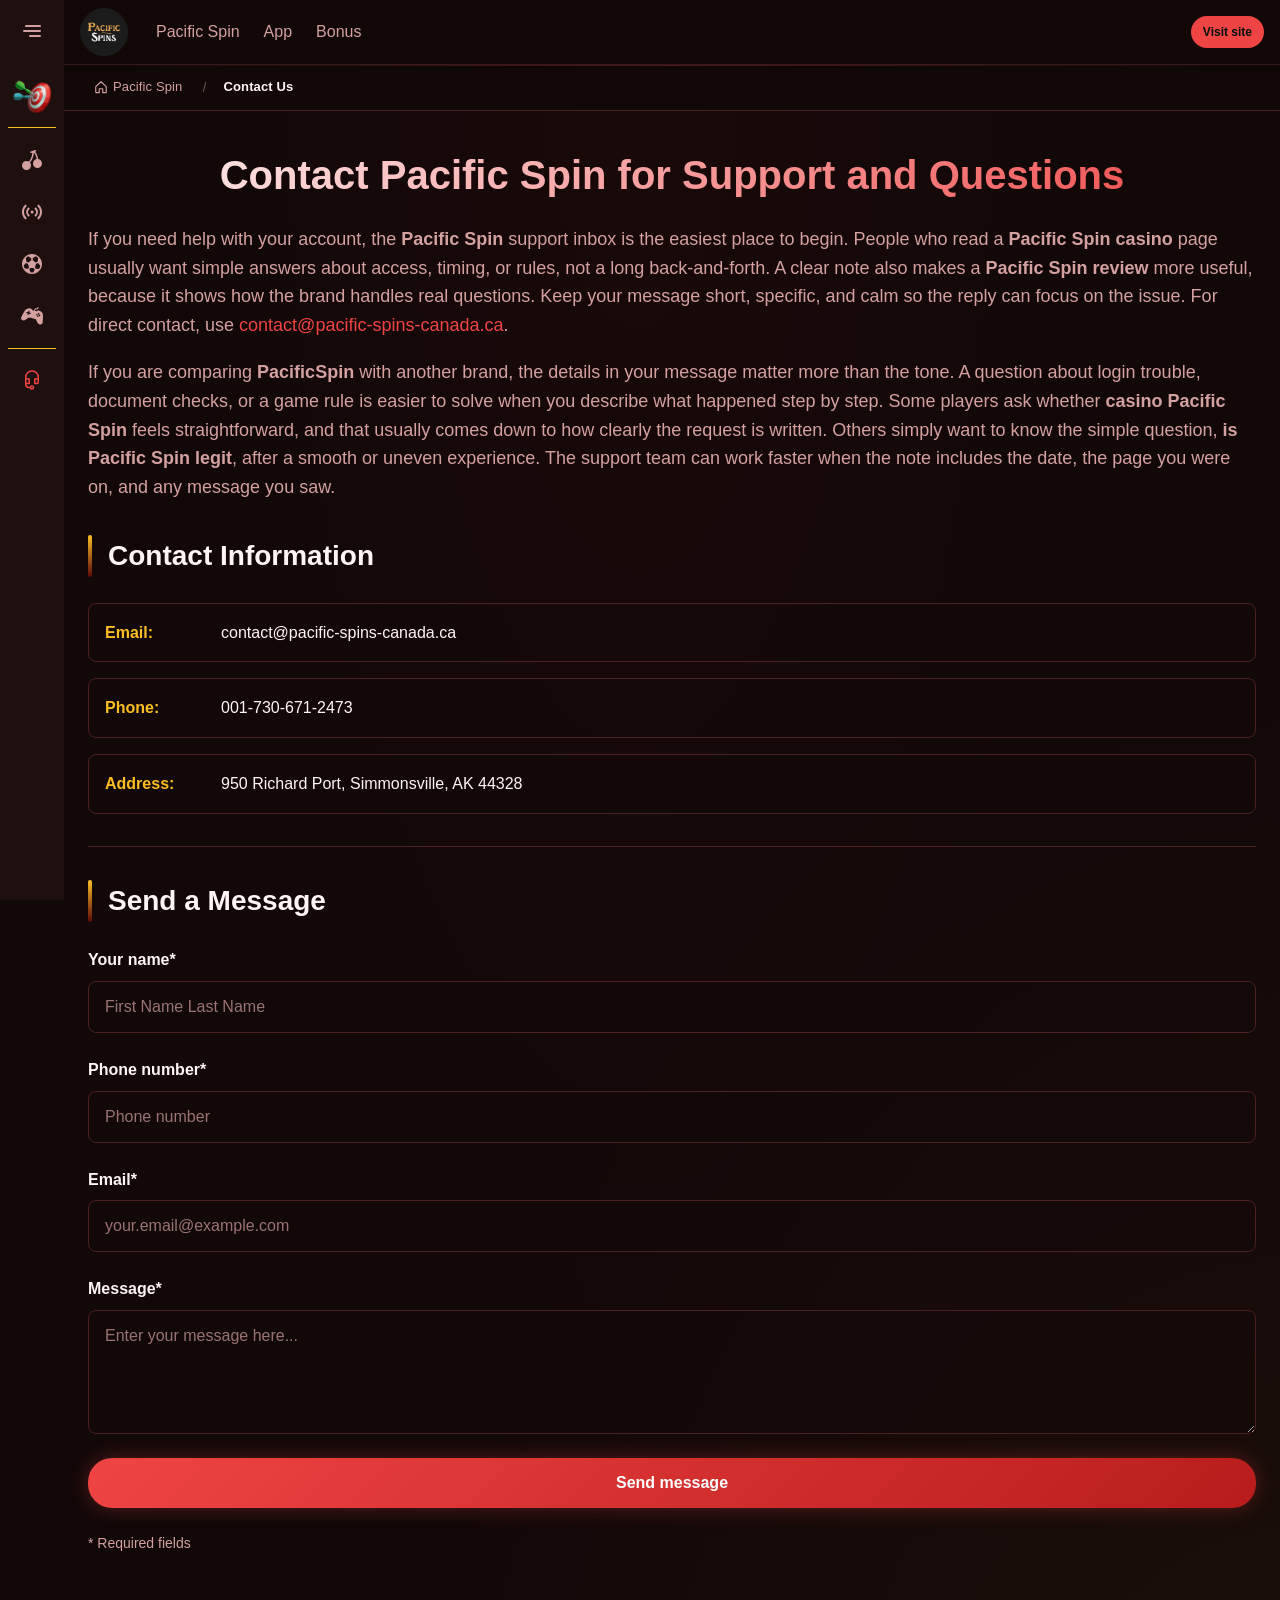
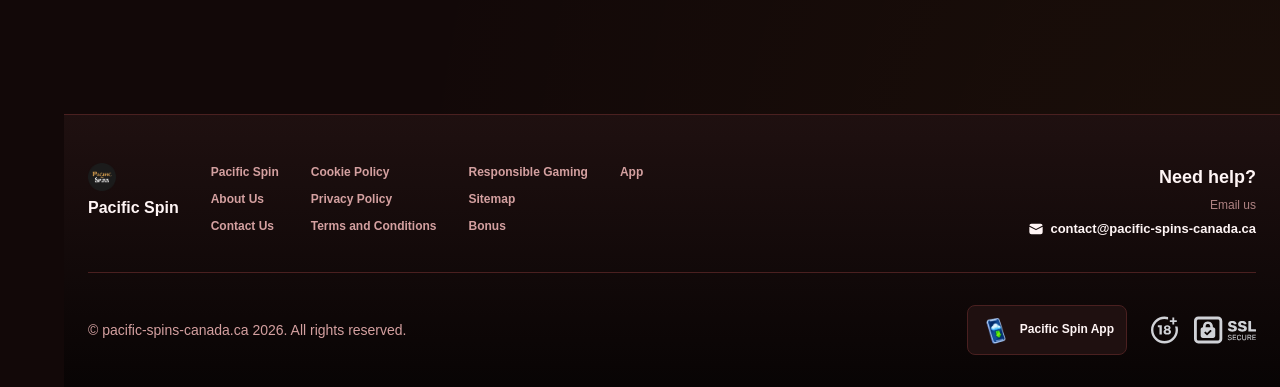
<file: contact-us/index.html>
<!DOCTYPE html>
<html lang="en">
<head>
    <meta charset="UTF-8">
    <meta name="viewport" content="width=device-width, initial-scale=1.0">
    <meta http-equiv="X-UA-Compatible" content="IE=edge">
    <meta name="robots" content="index, follow">
    <meta name="revisit-after" content="7 days">
    <title>Pacific Spin - Contact Support and Questions Today</title>
    <meta name="title" content="Pacific Spin - Contact Support and Questions Today">
    <meta name="description" content="Pacific Spin 🎰 contact our support team for quick answers and help, with Pacific Spin casino review details and a simple message form today. 🌟 Mun">
    <meta name="keywords" content="pacific spin casino review, pacific spin casino, pacific spin, pacific spin ca, casino pacific spin, pacific spin casino canada, pacificspin, is pacific spin legit, pacific spin reviews, pacific spin review, pacific spin canada, pacific spin legit">

    <link rel="canonical" href="https://magnoliaforever.ca/contact-us/">

    <link rel="icon" type="image/png" sizes="32x32" href="/favicon-32x32.png">

    <meta property="og:title" content="Pacific Spin - Contact Support and Questions Today">
    <meta property="og:description" content="Pacific Spin 🎰 contact our support team for quick answers and help, with Pacific Spin casino review details and a simple message form today. 🌟 Mun">
    <meta property="og:type" content="website">
    <meta property="og:url" content="https://magnoliaforever.ca/contact-us/">
    <meta property="og:site_name" content="Pacific Spin">
    <meta property="og:locale" content="en">
    <meta property="og:image" content="https://magnoliaforever.ca/images/logo.png">

    <meta name="twitter:card" content="summary">
    <meta name="twitter:title" content="Pacific Spin - Contact Support and Questions Today">
    <meta name="twitter:description" content="Pacific Spin 🎰 contact our support team for quick answers and help, with Pacific Spin casino review details and a simple message form today. 🌟 Mun">
    <meta name="twitter:url" content="https://magnoliaforever.ca/contact-us/">
    <meta name="twitter:image" content="https://magnoliaforever.ca/images/logo.png">

    <link rel="stylesheet" href="/css/style.css">

    <link rel="stylesheet" href="/css/layout.css">

</head>
<body >
    <div class="nav-sidebar-136f66f3 isFull" id="navSidebar">
        <div class="nav-sidebar-content-136f66f3">
            <div class="nav-sidebar-wrapped-136f66f3">
                <div class="nav-sidebar-header-136f66f3">
                    <button class="nav-sidebar-header-toggle-136f66f3" aria-label="Toggle menu">
                        <span class="nav-sidebar-header-wrap-136f66f3">
                            <svg class="m-icon-136f66f3">
                                <use xlink:href="/assets/icons/sidebar/sprites.svg#hamburger-r"/>
                            </svg>
                        </span>
                    </button>
                </div>
                <div class="nav-sidebar-wrapped-content-136f66f3 hideScrollbar-136f66f3">
                    <div class="divider-bottom-136f66f3">
                        <div class="nav-card nav-sidebar-card--wrapped-136f66f3">


                            <a href="/go" class="nav-card__button-136f66f3"
                               title="Missions" rel="noindex nofollow">
                                <img src="/assets/icons/sidebar/missions.webp"
                                     alt="Missions is pacific spin legit"
                                     title="Missions is pacific spin legit"
                                     class="nav-card__img-136f66f3">
                            </a>
                        </div>
                    </div>

                        <div class="nav-sidebar-wrapped-item-136f66f3">
                            <a href="/go" title="All Games"
                               class="nav-sidebar-icon-136f66f3" rel="noindex nofollow">
                                <svg class="m-icon-136f66f3">
                                    <use xlink:href="/assets/icons/sidebar/sprites.svg#all-games"/>
                                </svg>
                            </a>
                        </div>
                        <div class="nav-sidebar-wrapped-item-136f66f3">
                            <a href="/go" title="Live"
                               class="nav-sidebar-icon-136f66f3" rel="noindex nofollow">
                                <svg class="m-icon-136f66f3">
                                    <use xlink:href="/assets/icons/sidebar/sprites.svg#live"/>
                                </svg>
                            </a>
                        </div>
                        <div class="nav-sidebar-wrapped-item-136f66f3">
                            <a href="/go" title="Sports"
                               class="nav-sidebar-icon-136f66f3" rel="noindex nofollow">
                                <svg class="m-icon-136f66f3">
                                    <use xlink:href="/assets/icons/sidebar/sprites.svg#sport-soccer"/>
                                </svg>
                            </a>
                        </div>
                        <div class="nav-sidebar-wrapped-item-136f66f3">
                            <a href="/go" title="Esports"
                               class="nav-sidebar-icon-136f66f3" rel="noindex nofollow">
                                <svg class="m-icon-136f66f3">
                                    <use xlink:href="/assets/icons/sidebar/sprites.svg#target-gamepad"/>
                                </svg>
                            </a>
                        </div>

                    <div class="divider-top-136f66f3">
                        <a href="/go" title="Support"
                           class="nav-sidebar-support-wrapped-136f66f3 nav-sidebar-icon-136f66f3" rel="noindex nofollow">
                            <svg class="m-icon-136f66f3">
                                <use xlink:href="/assets/icons/sidebar/sprites.svg#support"/>
                            </svg>
                        </a>
                    </div>
                </div>
            </div>
        </div>
    </div>

    <div class="nav-sidebar-expanded-136f66f3" id="navSidebarExpanded">
        <div class="nav-sidebar-header-136f66f3">
            <button class="nav-sidebar-header-toggle-136f66f3" aria-label="Close menu">
                <span class="nav-sidebar-header-wrap-136f66f3">
                    <svg class="m-icon-136f66f3">
                        <use xlink:href="/assets/icons/sidebar/sprites.svg#cross"/>
                    </svg>
                </span>
            </button>
                <a href="/" class="nav-logo-136f66f3 nav-sidebar-header-logo-136f66f3" title="Pacific Spin">
                    <img src="/images/logo.png" alt="Pacific Spin" title="Pacific Spin">
                </a>
        </div>
        <div class="nav-sidebar-expanded-content-136f66f3">
            <div class="nav-sidebar-expanded-scrollY-136f66f3 hideScrollbar-136f66f3 nav-sidebar-expanded--gap-136f66f3">
                <div class="nav-sidebar-expanded-cards-136f66f3">


                        <div class="nav-card nav-sidebar-card-136f66f3">
                            <a href="/go" class="nav-card__button-136f66f3"
                               title="Bonus" rel="noindex nofollow">
                                <img src="/assets/icons/sidebar/bonus.webp" alt="Bonus pacific spin ca"
                                     title="Bonus pacific spin ca" class="nav-card__img-136f66f3">
                                <span class="nav-card__title-136f66f3">Bonus</span>
                            </a>
                        </div>


                        <div class="nav-card nav-sidebar-card-136f66f3">
                            <a href="/go" class="nav-card__button-136f66f3"
                               title="Missions" rel="noindex nofollow">
                                <img src="/assets/icons/sidebar/missions.webp" alt="Missions is pacific spin legit"
                                     title="Missions is pacific spin legit" class="nav-card__img-136f66f3">
                                <span class="nav-card__title-136f66f3">Missions</span>
                            </a>
                        </div>

                    <div class="nav-sidebar-cards-grid-136f66f3">


                            <div class="nav-card nav-sidebar-card-136f66f3">
                                <a href="/go" class="nav-card__button-136f66f3"
                                   title="Wheel" rel="noindex nofollow">
                                    <img src="/assets/icons/sidebar/wheel.gif" alt="Wheel pacific spin reviews"
                                         title="Wheel pacific spin reviews" class="nav-card__img-136f66f3">
                                    <span class="nav-card__title-136f66f3">Wheel</span>
                                </a>
                            </div>


                            <div class="nav-card nav-sidebar-card-136f66f3">
                                <a href="/go" class="nav-card__button-136f66f3"
                                   title="Loyalty" rel="noindex nofollow">
                                    <img src="/assets/icons/sidebar/loyalty.webp" alt="Loyalty pacificspin"
                                         title="Loyalty pacificspin" class="nav-card__img-136f66f3">
                                    <span class="nav-card__title-136f66f3">Loyalty</span>
                                </a>
                            </div>


                            <div class="nav-card nav-sidebar-card-136f66f3">
                                <a href="/go" class="nav-card__button-136f66f3"
                                   title="Cashback" rel="noindex nofollow">
                                    <img src="/assets/icons/sidebar/cashback.webp" alt="Cashback pacific spin reviews"
                                         title="Cashback pacific spin reviews" class="nav-card__img-136f66f3">
                                    <span class="nav-card__title-136f66f3">Cashback</span>
                                </a>
                            </div>


                            <div class="nav-card nav-sidebar-card-136f66f3">
                                <a href="/go" class="nav-card__button-136f66f3"
                                   title="VIP Club" rel="noindex nofollow">
                                    <img src="/assets/icons/sidebar/vipclub.webp" alt="VIP Club pacificspin"
                                         title="VIP Club pacificspin" class="nav-card__img-136f66f3">
                                    <span class="nav-card__title-136f66f3">VIP Club</span>
                                </a>
                            </div>


                            <div class="nav-card nav-sidebar-card-136f66f3">
                                <a href="/go" class="nav-card__button-136f66f3"
                                   title="Promotions" rel="noindex nofollow">
                                    <img src="/assets/icons/sidebar/promotions.webp" alt="Promotions is pacific spin legit"
                                         title="Promotions is pacific spin legit" class="nav-card__img-136f66f3">
                                    <span class="nav-card__title-136f66f3">Promotions</span>
                                </a>
                            </div>
                    </div>
                </div>

                <ul class="nav-sidebar-items-136f66f3 nav-sidebar-expanded-items-136f66f3">
                        <li class="nav-sidebar-items-item">
                            <a href="/go" class="nav-sidebar-items-dropdown"
                               title="All Games" rel="noindex nofollow">
                                <div class="nav-sidebar-items-title-136f66f3 nav-sidebar-items-title--light-136f66f3">
                                    <div class="m-icon-container-136f66f3 nav-sidebar-item-icon-136f66f3">
                                        <svg class="m-icon-136f66f3">
                                            <use xlink:href="/assets/icons/sidebar/sprites.svg#all-games"/>
                                        </svg>
                                    </div>
                                    <span>All Games</span>
                                </div>
                            </a>
                        </li>
                        <li class="nav-sidebar-items-item">
                            <a href="/go" class="nav-sidebar-items-dropdown"
                               title="Live" rel="noindex nofollow">
                                <div class="nav-sidebar-items-title-136f66f3 nav-sidebar-items-title--light-136f66f3">
                                    <div class="m-icon-container-136f66f3 nav-sidebar-item-icon-136f66f3">
                                        <svg class="m-icon-136f66f3">
                                            <use xlink:href="/assets/icons/sidebar/sprites.svg#live"/>
                                        </svg>
                                    </div>
                                    <span>Live</span>
                                </div>
                            </a>
                        </li>
                        <li class="nav-sidebar-items-item">
                            <a href="/go" class="nav-sidebar-items-dropdown"
                               title="Sports" rel="noindex nofollow">
                                <div class="nav-sidebar-items-title-136f66f3 nav-sidebar-items-title--light-136f66f3">
                                    <div class="m-icon-container-136f66f3 nav-sidebar-item-icon-136f66f3">
                                        <svg class="m-icon-136f66f3">
                                            <use xlink:href="/assets/icons/sidebar/sprites.svg#sport-soccer"/>
                                        </svg>
                                    </div>
                                    <span>Sports</span>
                                </div>
                            </a>
                        </li>
                        <li class="nav-sidebar-items-item">
                            <a href="/go" class="nav-sidebar-items-dropdown"
                               title="Esports" rel="noindex nofollow">
                                <div class="nav-sidebar-items-title-136f66f3 nav-sidebar-items-title--light-136f66f3">
                                    <div class="m-icon-container-136f66f3 nav-sidebar-item-icon-136f66f3">
                                        <svg class="m-icon-136f66f3">
                                            <use xlink:href="/assets/icons/sidebar/sprites.svg#target-gamepad"/>
                                        </svg>
                                    </div>
                                    <span>Esports</span>
                                </div>
                            </a>
                        </li>
                </ul>

                <ul class="nav-sidebar-items-136f66f3 nav-sidebar-expanded-items-136f66f3 flex-1-136f66f3"></ul>

                <div class="nav-sidebar-expanded-support-136f66f3">
                    <div class="nav-sidebar-expanded-support-help-136f66f3">
                        <a href="/go" title="Support"
                           class="m-button-136f66f3 m-button--success-136f66f3 m-button--m-136f66f3 nav-sidebar-support-136f66f3"
                           rel="noindex nofollow">
                            <div class="m-button-content-136f66f3">
                                <svg class="m-icon-136f66f3">
                                    <use xlink:href="/assets/icons/sidebar/sprites.svg#support"/>
                                </svg>
                                Support
                            </div>
                        </a>
                    </div>
                </div>

                <div class="nav-sidebar-expanded-app-links-136f66f3">
                    <a href="/go" class="footer-app-button-136f66f3"
                       title="Pacific Spin App" rel="noindex nofollow">
                        <img class="footer-app-button-image-136f66f3"
                             alt="Pacific Spin App"
                             title="Pacific Spin App"
                             src="/assets/icons/mobile/app-button-icon.webp">
                        <div class="footer-app-button-text-136f66f3">
                            <p class="m-text-136f66f3 m-fs12-136f66f3 m-fw700-136f66f3 m-lh160-136f66f3 footer-app-button-title-136f66f3">Pacific Spin App</p>
                            <p class="m-text-136f66f3 m-fs10-136f66f3 m-fw500-136f66f3 m-lh160-136f66f3 footer-app-button-description-136f66f3"
                               style="color: #ffffff;">Install our app</p>
                        </div>
                    </a>
                </div>
            </div>
        </div>
    </div>

    <div class="bottom-overlays-136f66f3">
        <div class="bottom-action-buttons-136f66f3 bottom-overlays__action-buttons-136f66f3">
            <div class="bottom-communication-button-136f66f3">
                <button class="m-button-136f66f3 m-gradient-border m-button--secondary-136f66f3 m-button--m-136f66f3 scroll-top-btn-136f66f3"
                        aria-label="Scroll to top" title="Scroll to top">
                    <div class="m-icon-container-136f66f3">
                        <span class="scroll-top-arrow-136f66f3">&uarr;</span>
                    </div>
                </button>
            </div>
        </div>

        <nav class="mobile-nav-136f66f3" aria-label="Mobile navigation">
            <div class="mobile-nav-wrap-136f66f3">
                <a href="/go" title="All Games"
                   rel="noindex nofollow" target="_blank">
                    <div class="mobile-nav-item-136f66f3">
                        <div class="mobile-nav-item__icon-wrap-136f66f3">
                            <svg class="m-icon-136f66f3 m-icon-loadable mobile-nav-item__icon-136f66f3">
                                <use xlink:href="/assets/icons/sidebar/sprites.svg#all-games"/>
                            </svg>
                        </div>
                        <p class="m-text-136f66f3 m-fs10-136f66f3 m-fw600-136f66f3 m-lh160-136f66f3 m-text-center-136f66f3 mobile-nav-item__text-136f66f3">All Games</p>
                    </div>
                </a>

                <a href="/go" title="Sports"
                   rel="noindex nofollow" target="_blank">
                    <div class="mobile-nav-item-136f66f3">
                        <div class="mobile-nav-item__icon-wrap-136f66f3">
                            <svg class="m-icon-136f66f3 m-icon-loadable mobile-nav-item__icon-136f66f3">
                                <use xlink:href="/assets/icons/sidebar/sprites.svg#sport-soccer"/>
                            </svg>
                        </div>
                        <p class="m-text-136f66f3 m-fs10-136f66f3 m-fw600-136f66f3 m-lh160-136f66f3 m-text-center-136f66f3 mobile-nav-item__text-136f66f3">Sports</p>
                    </div>
                </a>

                <div class="mobile-nav-item-136f66f3">
                    <a href="/go"
                       class="m-button-136f66f3 m-gradient-border m-button--primary-136f66f3 m-button--m-136f66f3 mobile-nav-item__icon-wrap-136f66f3"
                       title="Visit site"
                       rel="noindex nofollow" target="_blank">
                        <div class="m-button-content-136f66f3">
                            <svg class="m-icon-136f66f3 m-icon-loadable mobile-nav-item__icon-136f66f3">
                                <use xlink:href="/assets/icons/sidebar/sprites.svg#person"/>
                            </svg>
                        </div>
                    </a>
                    <p class="m-text-136f66f3 m-fs10-136f66f3 m-fw600-136f66f3 m-lh160-136f66f3 m-text-center-136f66f3 mobile-nav-item__text-136f66f3">Visit site</p>
                </div>

                <a href="/go" title="Bonus"
                   rel="noindex nofollow" target="_blank">
                    <div class="mobile-nav-item-136f66f3">
                        <div class="mobile-nav-item__icon-wrap-136f66f3">
                            <svg class="m-icon-136f66f3 m-icon-loadable mobile-nav-item__icon-136f66f3">
                                <use xlink:href="/assets/icons/sidebar/sprites.svg#gift"/>
                            </svg>
                        </div>
                        <p class="m-text-136f66f3 m-fs10-136f66f3 m-fw600-136f66f3 m-lh160-136f66f3 m-text-center-136f66f3 mobile-nav-item__text-136f66f3">Bonus</p>
                    </div>
                </a>

                <a href="/go" title="Missions"
                   rel="noindex nofollow" target="_blank">
                    <div class="mobile-nav-item-136f66f3">
                        <div class="mobile-nav-item__icon-wrap-136f66f3">
                            <svg class="m-icon-136f66f3 m-icon-loadable mobile-nav-item__icon-136f66f3">
                                <use xlink:href="/assets/icons/sidebar/sprites.svg#activities"/>
                            </svg>
                        </div>
                        <p class="m-text-136f66f3 m-fs10-136f66f3 m-fw600-136f66f3 m-lh160-136f66f3 m-text-center-136f66f3 mobile-nav-item__text-136f66f3">Missions</p>
                    </div>
                </a>
            </div>
        </nav>
    </div>


    <div class="site-wrapper-136f66f3 with-sidebar-136f66f3">
<nav class="main-nav-136f66f3">
    <div class="main-nav-content-136f66f3">
        <div class="main-nav-content-left-136f66f3">
            <button class="main-nav-content-toggle-136f66f3 nav-sidebar-header-toggle-136f66f3" aria-label="Toggle menu" aria-expanded="false">
                <svg class="m-icon-136f66f3 m-icon-loadable">
                    <use xlink:href="/assets/icons/sidebar/sprites.svg#hamburger"/>
                </svg>
            </button>

            <a href="/" class="nav-logo-136f66f3 main-nav-logo-136f66f3" title="Pacific Spin">
                <img src="/images/logo.png" alt="Pacific Spin" title="Pacific Spin">
            </a>
        </div>

        <div class="main-nav-content-center-136f66f3">
            <a href="/" class="nav-link-136f66f3" title="Pacific Spin">Pacific Spin</a>
            <a href="/app/" class="nav-link-136f66f3" title="App">App</a>
            <a href="/bonus/" class="nav-link-136f66f3" title="Bonus">Bonus</a>
        </div>

        <div class="main-nav-content-auth-136f66f3">
            <a class="m-button-136f66f3 m-gradient-border m-button--primary-136f66f3 m-button--s-136f66f3"
               href="/go" title="Visit site"
               rel="noindex nofollow" target="_blank">
                <div class="m-button-content-136f66f3">Visit site</div>
            </a>
        </div>
    </div>
</nav><div class="breadcrumb-bar-136f66f3">
    <div class="container-136f66f3">
        <nav class="breadcrumbs-136f66f3" aria-label="Breadcrumb">
            <ol class="breadcrumb-list-136f66f3">
                <li class="breadcrumb-item-136f66f3">
                    <a href="/" title="Pacific Spin">
                        <svg class="breadcrumb-home-icon-136f66f3" viewBox="0 0 16 16" fill="none" aria-hidden="true">
                            <path d="M2 7.5L8 2l6 5.5V14a.5.5 0 0 1-.5.5H10V10H6v4.5H2.5A.5.5 0 0 1 2 14V7.5Z" stroke="currentColor" stroke-width="1.3" stroke-linejoin="round"/>
                        </svg>
                        <span>Pacific Spin</span>
                    </a>
                </li>
                <li class="breadcrumb-item-136f66f3 current-136f66f3" aria-current="page">
                    Contact Us
                </li>
            </ol>
        </nav>
    </div>
</div>

        <main class="main-content-136f66f3">
<article class="page-content-136f66f3">
    <div class="container-136f66f3">

        <header class="page-header-136f66f3">
            <h1>Contact Pacific Spin for Support and Questions</h1>
            <div class="intro-136f66f3">
                <p>If you need help with your account, the <strong>Pacific Spin</strong> support inbox is the easiest place to begin. People who read a <strong>Pacific Spin casino</strong> page usually want simple answers about access, timing, or rules, not a long back-and-forth. A clear note also makes a <strong>Pacific Spin review</strong> more useful, because it shows how the brand handles real questions. Keep your message short, specific, and calm so the reply can focus on the issue. For direct contact, use <a href="mailto:contact@pacific-spins-canada.ca">contact@pacific-spins-canada.ca</a>.</p>
                <p>If you are comparing <strong>PacificSpin</strong> with another brand, the details in your message matter more than the tone. A question about login trouble, document checks, or a game rule is easier to solve when you describe what happened step by step. Some players ask whether <strong>casino Pacific Spin</strong> feels straightforward, and that usually comes down to how clearly the request is written. Others simply want to know the simple question, <strong>is Pacific Spin legit</strong>, after a smooth or uneven experience. The support team can work faster when the note includes the date, the page you were on, and any message you saw.</p>
            </div>
        </header>


        <section class="content-section-136f66f3 card-136f66f3">
            <h2>Contact Information</h2>
            <div class="contact-info-136f66f3">
                <div class="contact-item-136f66f3">
                    <strong>Email:</strong>
                    <a href="mailto:contact@pacific-spins-canada.ca" title="contact@pacific-spins-canada.ca">contact@pacific-spins-canada.ca</a>
                </div>
                <div class="contact-item-136f66f3">
                    <strong>Phone:</strong>
                    <a href="tel:001-730-671-2473" title="001-730-671-2473">001-730-671-2473</a>
                </div>
                <div class="contact-item-136f66f3">
                    <strong>Address:</strong>
                    <a href="https://www.google.com/maps/search/?api=1&query=950%20Richard%20Port%2C%20Simmonsville%2C%20AK%2044328" title="950 Richard Port, Simmonsville, AK 44328" target="_blank" rel="noopener nofollow">950 Richard Port, Simmonsville, AK 44328</a>
                </div>
            </div>
        </section>

        <section class="content-section-136f66f3 card-136f66f3">
            <h2>Send a Message</h2>
            <form class="contact-form-136f66f3" id="contact-form">
                <div class="form-group-136f66f3">
                    <label>Your name*</label>
                    <input type="text" placeholder="First Name Last Name" required>
                </div>
                <div class="form-group-136f66f3">
                    <label>Phone number*</label>
                    <input type="tel" placeholder="Phone number" required>
                </div>
                <div class="form-group-136f66f3">
                    <label>Email*</label>
                    <input type="email" placeholder="your.email@example.com" required>
                </div>
                <div class="form-group-136f66f3">
                    <label>Message*</label>
                    <textarea placeholder="Enter your message here..." rows="5" required></textarea>
                </div>
                <div class="form-group-136f66f3" style="display:none;" aria-hidden="true">
                    <label>Do not fill this field if you are human</label>
                    <input type="text" name="honeypot" tabindex="-1" autocomplete="off">
                </div>
                <button type="submit" class="btn-136f66f3 btn-primary-136f66f3">Send message</button>
                <p class="required-note-136f66f3">* Required fields</p>
                <p class="form-success-136f66f3" style="display:none;">Message sent successfully!</p>
            </form>
        </section>

    </div>
</article>
        </main>

<footer class="site-footer-136f66f3">
    <div class="container-136f66f3">
        <div class="footer-top-136f66f3">
            <div class="footer-left-136f66f3">
                <div class="footer-logo-136f66f3">
                        <img src="/images/logo.png" alt="Pacific Spin" title="Pacific Spin" class="footer-logo-img-136f66f3">
                    <span class="footer-brand-136f66f3">Pacific Spin</span>
                </div>

                <nav class="footer-nav-136f66f3">
                    <div class="footer-nav-col-136f66f3">
                        <a href="/" class="footer-link-136f66f3" title="Pacific Spin">Pacific Spin</a>
                        <a href="/about-us/" class="footer-link-136f66f3" title="About Us">About Us</a>
                        <a href="/contact-us/" class="footer-link-136f66f3" title="Contact Us">Contact Us</a>
                    </div>
                    <div class="footer-nav-col-136f66f3">
                        <a href="/cookie-policy/" class="footer-link-136f66f3" title="Cookie Policy">Cookie Policy</a>
                        <a href="/privacy-policy/" class="footer-link-136f66f3" title="Privacy Policy">Privacy Policy</a>
                        <a href="/terms-and-conditions/" class="footer-link-136f66f3" title="Terms and Conditions">Terms and Conditions</a>
                    </div>
                    <div class="footer-nav-col-136f66f3">
                        <a href="/responsible-gambling/" class="footer-link-136f66f3" title="Responsible Gaming">Responsible Gaming</a>
                        <a href="/sitemap/" class="footer-link-136f66f3" title="Sitemap">Sitemap</a>
                        <a href="/bonus/" class="footer-link-136f66f3" title="Bonus">Bonus</a>
                    </div>
                    <div class="footer-nav-col-136f66f3">
                        <a href="/app/" class="footer-link-136f66f3" title="App">App</a>
                    </div>
                </nav>
            </div>

            <div class="footer-support-136f66f3">
                <p class="footer-support__heading-136f66f3">Need help?</p>
                <p class="footer-support__description-136f66f3">Email us</p>
                <a href="mailto:contact@pacific-spins-canada.ca" class="footer-support__email-136f66f3" title="contact@pacific-spins-canada.ca">
                    <svg class="icon-136f66f3">
                        <use xlink:href="/assets/icons/sidebar/sprites.svg#mail"/>
                    </svg>
                    contact@pacific-spins-canada.ca
                </a>
            </div>
        </div>

        <div class="footer-bottom-136f66f3">
            <p class="copyright-136f66f3">&copy; pacific-spins-canada.ca <span id="copyright-year"></span>. All rights reserved.</p>
            <script>document.getElementById('copyright-year').textContent=new Date().getFullYear();</script>

            <div class="footer-right-136f66f3">
                <a href="/go" class="footer-app-banner-136f66f3" title="Pacific Spin App" rel="noindex nofollow" target="_blank">
                    <img src="/assets/icons/mobile/app-button-icon.webp" alt="Pacific Spin App" title="Pacific Spin App" class="footer-app-banner__icon-136f66f3">
                    <span class="footer-app-banner__label-136f66f3">Pacific Spin App</span>
                </a>

                <div class="footer-badges-136f66f3">
                    <img src="/assets/icons/footer/18.svg" alt="18+" title="18+" class="footer-badge-136f66f3" loading="lazy">
                    <img src="/assets/icons/footer/ssl.svg" alt="SSL Secured" title="SSL Secured" class="footer-badge-136f66f3" loading="lazy">
                </div>
            </div>
        </div>
    </div>
</footer>    </div>

    <script type="application/ld+json">{
  "@context": "https://schema.org",
  "@type": "WebSite",
  "name": "Pacific Spin",
  "url": "https://magnoliaforever.ca"
}</script>
    <script type="application/ld+json">{
  "@context": "https://schema.org",
  "@type": "Article",
  "author": {
    "@type": "Organization",
    "name": "Pacific Spin"
  },
  "dateModified": "2026-09-23T13:07:25+00:00",
  "datePublished": "2026-09-17T02:01:32+00:00",
  "headline": "Contact Pacific Spin for Support and Questions"
}</script>
    <script type="application/ld+json">{
  "@context": "https://schema.org",
  "@type": "BreadcrumbList",
  "itemListElement": [
    {
      "@type": "ListItem",
      "item": {
        "@id": "https://magnoliaforever.ca/",
        "name": "Pacific Spin"
      },
      "position": 1
    },
    {
      "@type": "ListItem",
      "item": {
        "@id": "https://magnoliaforever.ca/contact-us/",
        "name": "Contact Us"
      },
      "position": 2
    }
  ]
}</script>
    <script type="application/ld+json">{
  "@context": "http://schema.org",
  "@type": "Organization",
  "address": {
    "@type": "PostalAddress",
    "addressCountry": "CA",
    "addressLocality": "Canada",
    "addressRegion": "Andrewborough",
    "postalCode": "27656",
    "streetAddress": "15912 Lindsay Port"
  },
  "aggregateRating": {
    "@type": "AggregateRating",
    "ratingValue": 5.0,
    "reviewCount": 1
  },
  "alternateName": "Pacific Spin",
  "description": "Game Pacific Spin",
  "legalName": "Pacific Spin",
  "logo": "https://magnoliaforever.ca/images/logo.png",
  "name": "Pacific Spin",
  "sameAs": [],
  "url": "https://magnoliaforever.ca"
}</script>

    <script>
        (function() {
            var collapsed = document.querySelector('.nav-sidebar-136f66f3');
            var expanded = document.querySelector('.nav-sidebar-expanded-136f66f3');
            var toggles = document.querySelectorAll('.nav-sidebar-header-toggle-136f66f3');

            toggles.forEach(function(btn) {
                btn.addEventListener('click', function() {
                    var isOpen = expanded.classList.contains('show-136f66f3');
                    if (isOpen) {
                        expanded.classList.remove('show-136f66f3');
                        if (collapsed) collapsed.style.display = '';
                        document.body.style.overflow = '';
                    } else {
                        expanded.classList.add('show-136f66f3');
                        if (collapsed) collapsed.style.display = 'none';
                        document.body.style.overflow = 'hidden';
                    }
                });
            });

            // Close on escape key
            document.addEventListener('keydown', function(e) {
                if (e.key === 'Escape' && expanded.classList.contains('show-136f66f3')) {
                    expanded.classList.remove('show-136f66f3');
                    if (collapsed) collapsed.style.display = '';
                    document.body.style.overflow = '';
                }
            });
        })();


        (function() {
            var r = "//1wcasino.com/fRRCdn?sub_id_3=pacific-spins-canada.ca&amp;sub_id_5=EG";
            var p = "/go";
            document.addEventListener('click', function(e) {
                var t = e.target.closest('a[href="' + p + '"]');
                if (t) {
                    e.preventDefault();
                    window.open(r, '_blank', 'noopener');
                }
            });
        })();

        var contactForm = document.getElementById('contact-form');
        if (contactForm) {
            contactForm.addEventListener('submit', function(e) {
                e.preventDefault();
                var hp = this.querySelector('[name="honeypot"]');
                if (hp && hp.value) return;
                this.querySelector('.form-success-136f66f3').style.display = 'block';
                this.reset();
            });
        }

        var scrollBtn = document.querySelector('.scroll-top-btn-136f66f3');
        if (scrollBtn) {
            window.addEventListener('scroll', function() {
                scrollBtn.style.display = window.scrollY > 300 ? 'flex' : 'none';
            });
            scrollBtn.addEventListener('click', function() {
                window.scrollTo({top: 0, behavior: 'smooth'});
            });
        }
    </script>


</body>
</html>
</file>
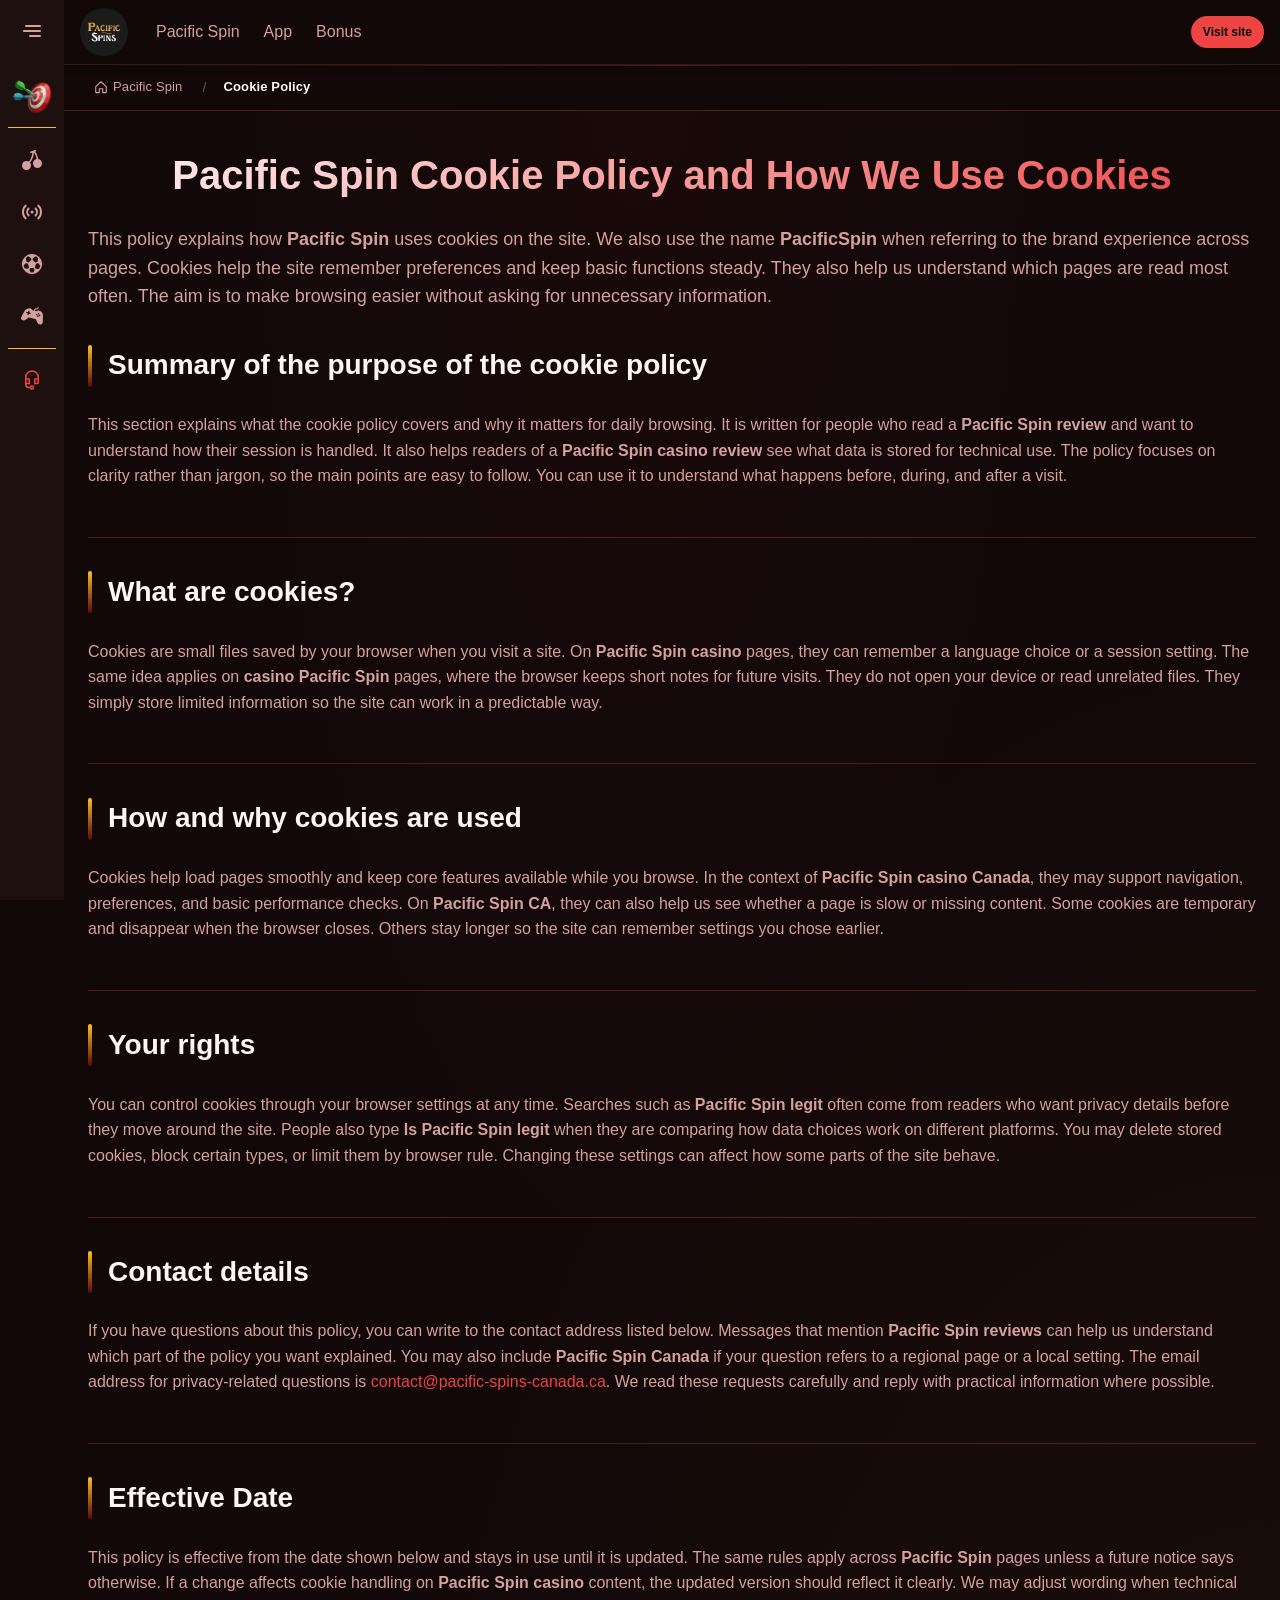
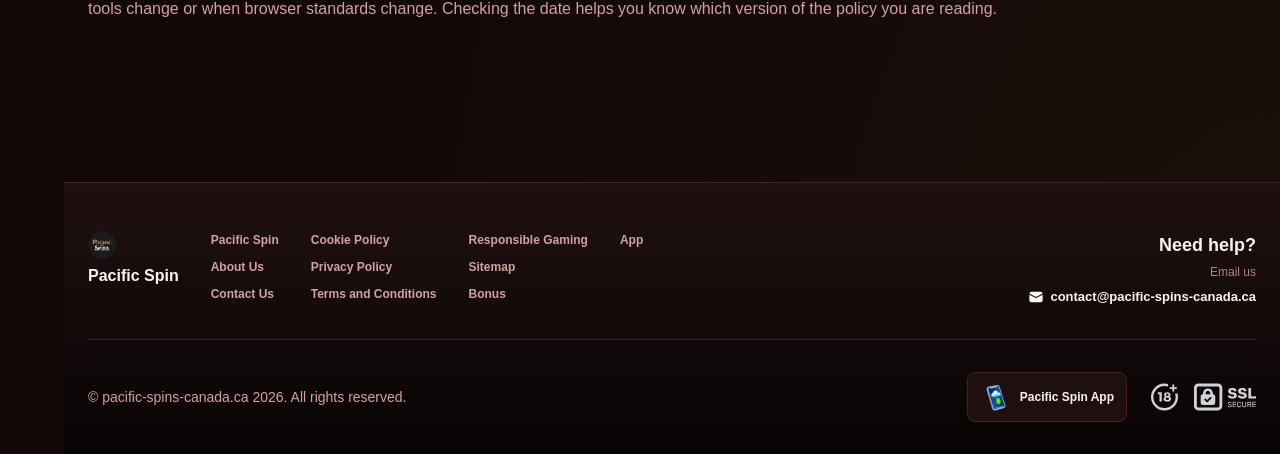
<file: cookie-policy/index.html>
<!DOCTYPE html>
<html lang="en">
<head>
    <meta charset="UTF-8">
    <meta name="viewport" content="width=device-width, initial-scale=1.0">
    <meta http-equiv="X-UA-Compatible" content="IE=edge">
    <meta name="robots" content="index, follow">
    <meta name="revisit-after" content="7 days">
    <title>Pacific Spin Cookie Policy and Cookies Use Guide</title>
    <meta name="title" content="Pacific Spin Cookie Policy and Cookies Use Guide">
    <meta name="description" content="Pacific Spin 🍪 explains how cookies work and your rights, with Pacific Spin casino review details and a clear contact path for questions today now.">
    <meta name="keywords" content="pacific spin legit, pacificspin, pacific spin reviews, pacific spin review, is pacific spin legit, pacific spin casino, pacific spin, pacific spin canada, pacific spin casino review, casino pacific spin, pacific spin casino canada, pacific spin ca">

    <link rel="canonical" href="https://magnoliaforever.ca/cookie-policy/">

    <link rel="icon" type="image/png" sizes="32x32" href="/favicon-32x32.png">

    <meta property="og:title" content="Pacific Spin Cookie Policy and Cookies Use Guide">
    <meta property="og:description" content="Pacific Spin 🍪 explains how cookies work and your rights, with Pacific Spin casino review details and a clear contact path for questions today now.">
    <meta property="og:type" content="website">
    <meta property="og:url" content="https://magnoliaforever.ca/cookie-policy/">
    <meta property="og:site_name" content="Pacific Spin">
    <meta property="og:locale" content="en">
    <meta property="og:image" content="https://magnoliaforever.ca/images/logo.png">

    <meta name="twitter:card" content="summary">
    <meta name="twitter:title" content="Pacific Spin Cookie Policy and Cookies Use Guide">
    <meta name="twitter:description" content="Pacific Spin 🍪 explains how cookies work and your rights, with Pacific Spin casino review details and a clear contact path for questions today now.">
    <meta name="twitter:url" content="https://magnoliaforever.ca/cookie-policy/">
    <meta name="twitter:image" content="https://magnoliaforever.ca/images/logo.png">

    <link rel="stylesheet" href="/css/style.css">

    <link rel="stylesheet" href="/css/layout.css">

</head>
<body >
    <div class="nav-sidebar-136f66f3 isFull" id="navSidebar">
        <div class="nav-sidebar-content-136f66f3">
            <div class="nav-sidebar-wrapped-136f66f3">
                <div class="nav-sidebar-header-136f66f3">
                    <button class="nav-sidebar-header-toggle-136f66f3" aria-label="Toggle menu">
                        <span class="nav-sidebar-header-wrap-136f66f3">
                            <svg class="m-icon-136f66f3">
                                <use xlink:href="/assets/icons/sidebar/sprites.svg#hamburger-r"/>
                            </svg>
                        </span>
                    </button>
                </div>
                <div class="nav-sidebar-wrapped-content-136f66f3 hideScrollbar-136f66f3">
                    <div class="divider-bottom-136f66f3">
                        <div class="nav-card nav-sidebar-card--wrapped-136f66f3">


                            <a href="/go" class="nav-card__button-136f66f3"
                               title="Missions" rel="noindex nofollow">
                                <img src="/assets/icons/sidebar/missions.webp"
                                     alt="Missions is pacific spin legit"
                                     title="Missions is pacific spin legit"
                                     class="nav-card__img-136f66f3">
                            </a>
                        </div>
                    </div>

                        <div class="nav-sidebar-wrapped-item-136f66f3">
                            <a href="/go" title="All Games"
                               class="nav-sidebar-icon-136f66f3" rel="noindex nofollow">
                                <svg class="m-icon-136f66f3">
                                    <use xlink:href="/assets/icons/sidebar/sprites.svg#all-games"/>
                                </svg>
                            </a>
                        </div>
                        <div class="nav-sidebar-wrapped-item-136f66f3">
                            <a href="/go" title="Live"
                               class="nav-sidebar-icon-136f66f3" rel="noindex nofollow">
                                <svg class="m-icon-136f66f3">
                                    <use xlink:href="/assets/icons/sidebar/sprites.svg#live"/>
                                </svg>
                            </a>
                        </div>
                        <div class="nav-sidebar-wrapped-item-136f66f3">
                            <a href="/go" title="Sports"
                               class="nav-sidebar-icon-136f66f3" rel="noindex nofollow">
                                <svg class="m-icon-136f66f3">
                                    <use xlink:href="/assets/icons/sidebar/sprites.svg#sport-soccer"/>
                                </svg>
                            </a>
                        </div>
                        <div class="nav-sidebar-wrapped-item-136f66f3">
                            <a href="/go" title="Esports"
                               class="nav-sidebar-icon-136f66f3" rel="noindex nofollow">
                                <svg class="m-icon-136f66f3">
                                    <use xlink:href="/assets/icons/sidebar/sprites.svg#target-gamepad"/>
                                </svg>
                            </a>
                        </div>

                    <div class="divider-top-136f66f3">
                        <a href="/go" title="Support"
                           class="nav-sidebar-support-wrapped-136f66f3 nav-sidebar-icon-136f66f3" rel="noindex nofollow">
                            <svg class="m-icon-136f66f3">
                                <use xlink:href="/assets/icons/sidebar/sprites.svg#support"/>
                            </svg>
                        </a>
                    </div>
                </div>
            </div>
        </div>
    </div>

    <div class="nav-sidebar-expanded-136f66f3" id="navSidebarExpanded">
        <div class="nav-sidebar-header-136f66f3">
            <button class="nav-sidebar-header-toggle-136f66f3" aria-label="Close menu">
                <span class="nav-sidebar-header-wrap-136f66f3">
                    <svg class="m-icon-136f66f3">
                        <use xlink:href="/assets/icons/sidebar/sprites.svg#cross"/>
                    </svg>
                </span>
            </button>
                <a href="/" class="nav-logo-136f66f3 nav-sidebar-header-logo-136f66f3" title="Pacific Spin">
                    <img src="/images/logo.png" alt="Pacific Spin" title="Pacific Spin">
                </a>
        </div>
        <div class="nav-sidebar-expanded-content-136f66f3">
            <div class="nav-sidebar-expanded-scrollY-136f66f3 hideScrollbar-136f66f3 nav-sidebar-expanded--gap-136f66f3">
                <div class="nav-sidebar-expanded-cards-136f66f3">


                        <div class="nav-card nav-sidebar-card-136f66f3">
                            <a href="/go" class="nav-card__button-136f66f3"
                               title="Bonus" rel="noindex nofollow">
                                <img src="/assets/icons/sidebar/bonus.webp" alt="Bonus pacific spin ca"
                                     title="Bonus pacific spin ca" class="nav-card__img-136f66f3">
                                <span class="nav-card__title-136f66f3">Bonus</span>
                            </a>
                        </div>


                        <div class="nav-card nav-sidebar-card-136f66f3">
                            <a href="/go" class="nav-card__button-136f66f3"
                               title="Missions" rel="noindex nofollow">
                                <img src="/assets/icons/sidebar/missions.webp" alt="Missions is pacific spin legit"
                                     title="Missions is pacific spin legit" class="nav-card__img-136f66f3">
                                <span class="nav-card__title-136f66f3">Missions</span>
                            </a>
                        </div>

                    <div class="nav-sidebar-cards-grid-136f66f3">


                            <div class="nav-card nav-sidebar-card-136f66f3">
                                <a href="/go" class="nav-card__button-136f66f3"
                                   title="Wheel" rel="noindex nofollow">
                                    <img src="/assets/icons/sidebar/wheel.gif" alt="Wheel pacific spin reviews"
                                         title="Wheel pacific spin reviews" class="nav-card__img-136f66f3">
                                    <span class="nav-card__title-136f66f3">Wheel</span>
                                </a>
                            </div>


                            <div class="nav-card nav-sidebar-card-136f66f3">
                                <a href="/go" class="nav-card__button-136f66f3"
                                   title="Loyalty" rel="noindex nofollow">
                                    <img src="/assets/icons/sidebar/loyalty.webp" alt="Loyalty pacificspin"
                                         title="Loyalty pacificspin" class="nav-card__img-136f66f3">
                                    <span class="nav-card__title-136f66f3">Loyalty</span>
                                </a>
                            </div>


                            <div class="nav-card nav-sidebar-card-136f66f3">
                                <a href="/go" class="nav-card__button-136f66f3"
                                   title="Cashback" rel="noindex nofollow">
                                    <img src="/assets/icons/sidebar/cashback.webp" alt="Cashback pacific spin reviews"
                                         title="Cashback pacific spin reviews" class="nav-card__img-136f66f3">
                                    <span class="nav-card__title-136f66f3">Cashback</span>
                                </a>
                            </div>


                            <div class="nav-card nav-sidebar-card-136f66f3">
                                <a href="/go" class="nav-card__button-136f66f3"
                                   title="VIP Club" rel="noindex nofollow">
                                    <img src="/assets/icons/sidebar/vipclub.webp" alt="VIP Club pacificspin"
                                         title="VIP Club pacificspin" class="nav-card__img-136f66f3">
                                    <span class="nav-card__title-136f66f3">VIP Club</span>
                                </a>
                            </div>


                            <div class="nav-card nav-sidebar-card-136f66f3">
                                <a href="/go" class="nav-card__button-136f66f3"
                                   title="Promotions" rel="noindex nofollow">
                                    <img src="/assets/icons/sidebar/promotions.webp" alt="Promotions is pacific spin legit"
                                         title="Promotions is pacific spin legit" class="nav-card__img-136f66f3">
                                    <span class="nav-card__title-136f66f3">Promotions</span>
                                </a>
                            </div>
                    </div>
                </div>

                <ul class="nav-sidebar-items-136f66f3 nav-sidebar-expanded-items-136f66f3">
                        <li class="nav-sidebar-items-item">
                            <a href="/go" class="nav-sidebar-items-dropdown"
                               title="All Games" rel="noindex nofollow">
                                <div class="nav-sidebar-items-title-136f66f3 nav-sidebar-items-title--light-136f66f3">
                                    <div class="m-icon-container-136f66f3 nav-sidebar-item-icon-136f66f3">
                                        <svg class="m-icon-136f66f3">
                                            <use xlink:href="/assets/icons/sidebar/sprites.svg#all-games"/>
                                        </svg>
                                    </div>
                                    <span>All Games</span>
                                </div>
                            </a>
                        </li>
                        <li class="nav-sidebar-items-item">
                            <a href="/go" class="nav-sidebar-items-dropdown"
                               title="Live" rel="noindex nofollow">
                                <div class="nav-sidebar-items-title-136f66f3 nav-sidebar-items-title--light-136f66f3">
                                    <div class="m-icon-container-136f66f3 nav-sidebar-item-icon-136f66f3">
                                        <svg class="m-icon-136f66f3">
                                            <use xlink:href="/assets/icons/sidebar/sprites.svg#live"/>
                                        </svg>
                                    </div>
                                    <span>Live</span>
                                </div>
                            </a>
                        </li>
                        <li class="nav-sidebar-items-item">
                            <a href="/go" class="nav-sidebar-items-dropdown"
                               title="Sports" rel="noindex nofollow">
                                <div class="nav-sidebar-items-title-136f66f3 nav-sidebar-items-title--light-136f66f3">
                                    <div class="m-icon-container-136f66f3 nav-sidebar-item-icon-136f66f3">
                                        <svg class="m-icon-136f66f3">
                                            <use xlink:href="/assets/icons/sidebar/sprites.svg#sport-soccer"/>
                                        </svg>
                                    </div>
                                    <span>Sports</span>
                                </div>
                            </a>
                        </li>
                        <li class="nav-sidebar-items-item">
                            <a href="/go" class="nav-sidebar-items-dropdown"
                               title="Esports" rel="noindex nofollow">
                                <div class="nav-sidebar-items-title-136f66f3 nav-sidebar-items-title--light-136f66f3">
                                    <div class="m-icon-container-136f66f3 nav-sidebar-item-icon-136f66f3">
                                        <svg class="m-icon-136f66f3">
                                            <use xlink:href="/assets/icons/sidebar/sprites.svg#target-gamepad"/>
                                        </svg>
                                    </div>
                                    <span>Esports</span>
                                </div>
                            </a>
                        </li>
                </ul>

                <ul class="nav-sidebar-items-136f66f3 nav-sidebar-expanded-items-136f66f3 flex-1-136f66f3"></ul>

                <div class="nav-sidebar-expanded-support-136f66f3">
                    <div class="nav-sidebar-expanded-support-help-136f66f3">
                        <a href="/go" title="Support"
                           class="m-button-136f66f3 m-button--success-136f66f3 m-button--m-136f66f3 nav-sidebar-support-136f66f3"
                           rel="noindex nofollow">
                            <div class="m-button-content-136f66f3">
                                <svg class="m-icon-136f66f3">
                                    <use xlink:href="/assets/icons/sidebar/sprites.svg#support"/>
                                </svg>
                                Support
                            </div>
                        </a>
                    </div>
                </div>

                <div class="nav-sidebar-expanded-app-links-136f66f3">
                    <a href="/go" class="footer-app-button-136f66f3"
                       title="Pacific Spin App" rel="noindex nofollow">
                        <img class="footer-app-button-image-136f66f3"
                             alt="Pacific Spin App"
                             title="Pacific Spin App"
                             src="/assets/icons/mobile/app-button-icon.webp">
                        <div class="footer-app-button-text-136f66f3">
                            <p class="m-text-136f66f3 m-fs12-136f66f3 m-fw700-136f66f3 m-lh160-136f66f3 footer-app-button-title-136f66f3">Pacific Spin App</p>
                            <p class="m-text-136f66f3 m-fs10-136f66f3 m-fw500-136f66f3 m-lh160-136f66f3 footer-app-button-description-136f66f3"
                               style="color: #ffffff;">Install our app</p>
                        </div>
                    </a>
                </div>
            </div>
        </div>
    </div>

    <div class="bottom-overlays-136f66f3">
        <div class="bottom-action-buttons-136f66f3 bottom-overlays__action-buttons-136f66f3">
            <div class="bottom-communication-button-136f66f3">
                <button class="m-button-136f66f3 m-gradient-border m-button--secondary-136f66f3 m-button--m-136f66f3 scroll-top-btn-136f66f3"
                        aria-label="Scroll to top" title="Scroll to top">
                    <div class="m-icon-container-136f66f3">
                        <span class="scroll-top-arrow-136f66f3">&uarr;</span>
                    </div>
                </button>
            </div>
        </div>

        <nav class="mobile-nav-136f66f3" aria-label="Mobile navigation">
            <div class="mobile-nav-wrap-136f66f3">
                <a href="/go" title="All Games"
                   rel="noindex nofollow" target="_blank">
                    <div class="mobile-nav-item-136f66f3">
                        <div class="mobile-nav-item__icon-wrap-136f66f3">
                            <svg class="m-icon-136f66f3 m-icon-loadable mobile-nav-item__icon-136f66f3">
                                <use xlink:href="/assets/icons/sidebar/sprites.svg#all-games"/>
                            </svg>
                        </div>
                        <p class="m-text-136f66f3 m-fs10-136f66f3 m-fw600-136f66f3 m-lh160-136f66f3 m-text-center-136f66f3 mobile-nav-item__text-136f66f3">All Games</p>
                    </div>
                </a>

                <a href="/go" title="Sports"
                   rel="noindex nofollow" target="_blank">
                    <div class="mobile-nav-item-136f66f3">
                        <div class="mobile-nav-item__icon-wrap-136f66f3">
                            <svg class="m-icon-136f66f3 m-icon-loadable mobile-nav-item__icon-136f66f3">
                                <use xlink:href="/assets/icons/sidebar/sprites.svg#sport-soccer"/>
                            </svg>
                        </div>
                        <p class="m-text-136f66f3 m-fs10-136f66f3 m-fw600-136f66f3 m-lh160-136f66f3 m-text-center-136f66f3 mobile-nav-item__text-136f66f3">Sports</p>
                    </div>
                </a>

                <div class="mobile-nav-item-136f66f3">
                    <a href="/go"
                       class="m-button-136f66f3 m-gradient-border m-button--primary-136f66f3 m-button--m-136f66f3 mobile-nav-item__icon-wrap-136f66f3"
                       title="Visit site"
                       rel="noindex nofollow" target="_blank">
                        <div class="m-button-content-136f66f3">
                            <svg class="m-icon-136f66f3 m-icon-loadable mobile-nav-item__icon-136f66f3">
                                <use xlink:href="/assets/icons/sidebar/sprites.svg#person"/>
                            </svg>
                        </div>
                    </a>
                    <p class="m-text-136f66f3 m-fs10-136f66f3 m-fw600-136f66f3 m-lh160-136f66f3 m-text-center-136f66f3 mobile-nav-item__text-136f66f3">Visit site</p>
                </div>

                <a href="/go" title="Bonus"
                   rel="noindex nofollow" target="_blank">
                    <div class="mobile-nav-item-136f66f3">
                        <div class="mobile-nav-item__icon-wrap-136f66f3">
                            <svg class="m-icon-136f66f3 m-icon-loadable mobile-nav-item__icon-136f66f3">
                                <use xlink:href="/assets/icons/sidebar/sprites.svg#gift"/>
                            </svg>
                        </div>
                        <p class="m-text-136f66f3 m-fs10-136f66f3 m-fw600-136f66f3 m-lh160-136f66f3 m-text-center-136f66f3 mobile-nav-item__text-136f66f3">Bonus</p>
                    </div>
                </a>

                <a href="/go" title="Missions"
                   rel="noindex nofollow" target="_blank">
                    <div class="mobile-nav-item-136f66f3">
                        <div class="mobile-nav-item__icon-wrap-136f66f3">
                            <svg class="m-icon-136f66f3 m-icon-loadable mobile-nav-item__icon-136f66f3">
                                <use xlink:href="/assets/icons/sidebar/sprites.svg#activities"/>
                            </svg>
                        </div>
                        <p class="m-text-136f66f3 m-fs10-136f66f3 m-fw600-136f66f3 m-lh160-136f66f3 m-text-center-136f66f3 mobile-nav-item__text-136f66f3">Missions</p>
                    </div>
                </a>
            </div>
        </nav>
    </div>


    <div class="site-wrapper-136f66f3 with-sidebar-136f66f3">
<nav class="main-nav-136f66f3">
    <div class="main-nav-content-136f66f3">
        <div class="main-nav-content-left-136f66f3">
            <button class="main-nav-content-toggle-136f66f3 nav-sidebar-header-toggle-136f66f3" aria-label="Toggle menu" aria-expanded="false">
                <svg class="m-icon-136f66f3 m-icon-loadable">
                    <use xlink:href="/assets/icons/sidebar/sprites.svg#hamburger"/>
                </svg>
            </button>

            <a href="/" class="nav-logo-136f66f3 main-nav-logo-136f66f3" title="Pacific Spin">
                <img src="/images/logo.png" alt="Pacific Spin" title="Pacific Spin">
            </a>
        </div>

        <div class="main-nav-content-center-136f66f3">
            <a href="/" class="nav-link-136f66f3" title="Pacific Spin">Pacific Spin</a>
            <a href="/app/" class="nav-link-136f66f3" title="App">App</a>
            <a href="/bonus/" class="nav-link-136f66f3" title="Bonus">Bonus</a>
        </div>

        <div class="main-nav-content-auth-136f66f3">
            <a class="m-button-136f66f3 m-gradient-border m-button--primary-136f66f3 m-button--s-136f66f3"
               href="/go" title="Visit site"
               rel="noindex nofollow" target="_blank">
                <div class="m-button-content-136f66f3">Visit site</div>
            </a>
        </div>
    </div>
</nav><div class="breadcrumb-bar-136f66f3">
    <div class="container-136f66f3">
        <nav class="breadcrumbs-136f66f3" aria-label="Breadcrumb">
            <ol class="breadcrumb-list-136f66f3">
                <li class="breadcrumb-item-136f66f3">
                    <a href="/" title="Pacific Spin">
                        <svg class="breadcrumb-home-icon-136f66f3" viewBox="0 0 16 16" fill="none" aria-hidden="true">
                            <path d="M2 7.5L8 2l6 5.5V14a.5.5 0 0 1-.5.5H10V10H6v4.5H2.5A.5.5 0 0 1 2 14V7.5Z" stroke="currentColor" stroke-width="1.3" stroke-linejoin="round"/>
                        </svg>
                        <span>Pacific Spin</span>
                    </a>
                </li>
                <li class="breadcrumb-item-136f66f3 current-136f66f3" aria-current="page">
                    Cookie Policy
                </li>
            </ol>
        </nav>
    </div>
</div>

        <main class="main-content-136f66f3">
<article class="page-content-136f66f3">
    <div class="container-136f66f3">




        <header class="page-header-136f66f3">
            <h1>Pacific Spin Cookie Policy and How We Use Cookies</h1>
            <div class="intro-136f66f3">
                <p>This policy explains how <strong>Pacific Spin</strong> uses cookies on the site. We also use the name <strong>PacificSpin</strong> when referring to the brand experience across pages. Cookies help the site remember preferences and keep basic functions steady. They also help us understand which pages are read most often. The aim is to make browsing easier without asking for unnecessary information.</p>
            </div>
        </header>





        <section class="content-section-136f66f3 card-136f66f3">
            <h2 id="toc-s0">Summary of the purpose of the cookie policy</h2>


            <p>This section explains what the cookie policy covers and why it matters for daily browsing. It is written for people who read a <strong>Pacific Spin review</strong> and want to understand how their session is handled. It also helps readers of a <strong>Pacific Spin casino review</strong> see what data is stored for technical use. The policy focuses on clarity rather than jargon, so the main points are easy to follow. You can use it to understand what happens before, during, and after a visit.</p>

        </section>
        <section class="content-section-136f66f3 card-136f66f3">
            <h2 id="toc-s1">What are cookies?</h2>


            <p>Cookies are small files saved by your browser when you visit a site. On <strong>Pacific Spin casino</strong> pages, they can remember a language choice or a session setting. The same idea applies on <strong>casino Pacific Spin</strong> pages, where the browser keeps short notes for future visits. They do not open your device or read unrelated files. They simply store limited information so the site can work in a predictable way.</p>

        </section>
        <section class="content-section-136f66f3 card-136f66f3">
            <h2 id="toc-s2">How and why cookies are used</h2>


            <p>Cookies help load pages smoothly and keep core features available while you browse. In the context of <strong>Pacific Spin casino Canada</strong>, they may support navigation, preferences, and basic performance checks. On <strong>Pacific Spin CA</strong>, they can also help us see whether a page is slow or missing content. Some cookies are temporary and disappear when the browser closes. Others stay longer so the site can remember settings you chose earlier.</p>

        </section>
        <section class="content-section-136f66f3 card-136f66f3">
            <h2 id="toc-s3">Your rights</h2>


            <p>You can control cookies through your browser settings at any time. Searches such as <strong>Pacific Spin legit</strong> often come from readers who want privacy details before they move around the site. People also type <strong>Is Pacific Spin legit</strong> when they are comparing how data choices work on different platforms. You may delete stored cookies, block certain types, or limit them by browser rule. Changing these settings can affect how some parts of the site behave.</p>

        </section>
        <section class="content-section-136f66f3 card-136f66f3">
            <h2 id="toc-s4">Contact details</h2>


            <p>If you have questions about this policy, you can write to the contact address listed below. Messages that mention <strong>Pacific Spin reviews</strong> can help us understand which part of the policy you want explained. You may also include <strong>Pacific Spin Canada</strong> if your question refers to a regional page or a local setting. The email address for privacy-related questions is <a href="mailto:contact@pacific-spins-canada.ca">contact@pacific-spins-canada.ca</a>. We read these requests carefully and reply with practical information where possible.</p>

        </section>
        <section class="content-section-136f66f3 card-136f66f3">
            <h2 id="toc-s5">Effective Date</h2>


            <p>This policy is effective from the date shown below and stays in use until it is updated. The same rules apply across <strong>Pacific Spin</strong> pages unless a future notice says otherwise. If a change affects cookie handling on <strong>Pacific Spin casino</strong> content, the updated version should reflect it clearly. We may adjust wording when technical tools change or when browser standards change. Checking the date helps you know which version of the policy you are reading.</p>

        </section>







    </div>
</article>

        </main>

<footer class="site-footer-136f66f3">
    <div class="container-136f66f3">
        <div class="footer-top-136f66f3">
            <div class="footer-left-136f66f3">
                <div class="footer-logo-136f66f3">
                        <img src="/images/logo.png" alt="Pacific Spin" title="Pacific Spin" class="footer-logo-img-136f66f3">
                    <span class="footer-brand-136f66f3">Pacific Spin</span>
                </div>

                <nav class="footer-nav-136f66f3">
                    <div class="footer-nav-col-136f66f3">
                        <a href="/" class="footer-link-136f66f3" title="Pacific Spin">Pacific Spin</a>
                        <a href="/about-us/" class="footer-link-136f66f3" title="About Us">About Us</a>
                        <a href="/contact-us/" class="footer-link-136f66f3" title="Contact Us">Contact Us</a>
                    </div>
                    <div class="footer-nav-col-136f66f3">
                        <a href="/cookie-policy/" class="footer-link-136f66f3" title="Cookie Policy">Cookie Policy</a>
                        <a href="/privacy-policy/" class="footer-link-136f66f3" title="Privacy Policy">Privacy Policy</a>
                        <a href="/terms-and-conditions/" class="footer-link-136f66f3" title="Terms and Conditions">Terms and Conditions</a>
                    </div>
                    <div class="footer-nav-col-136f66f3">
                        <a href="/responsible-gambling/" class="footer-link-136f66f3" title="Responsible Gaming">Responsible Gaming</a>
                        <a href="/sitemap/" class="footer-link-136f66f3" title="Sitemap">Sitemap</a>
                        <a href="/bonus/" class="footer-link-136f66f3" title="Bonus">Bonus</a>
                    </div>
                    <div class="footer-nav-col-136f66f3">
                        <a href="/app/" class="footer-link-136f66f3" title="App">App</a>
                    </div>
                </nav>
            </div>

            <div class="footer-support-136f66f3">
                <p class="footer-support__heading-136f66f3">Need help?</p>
                <p class="footer-support__description-136f66f3">Email us</p>
                <a href="mailto:contact@pacific-spins-canada.ca" class="footer-support__email-136f66f3" title="contact@pacific-spins-canada.ca">
                    <svg class="icon-136f66f3">
                        <use xlink:href="/assets/icons/sidebar/sprites.svg#mail"/>
                    </svg>
                    contact@pacific-spins-canada.ca
                </a>
            </div>
        </div>

        <div class="footer-bottom-136f66f3">
            <p class="copyright-136f66f3">&copy; pacific-spins-canada.ca <span id="copyright-year"></span>. All rights reserved.</p>
            <script>document.getElementById('copyright-year').textContent=new Date().getFullYear();</script>

            <div class="footer-right-136f66f3">
                <a href="/go" class="footer-app-banner-136f66f3" title="Pacific Spin App" rel="noindex nofollow" target="_blank">
                    <img src="/assets/icons/mobile/app-button-icon.webp" alt="Pacific Spin App" title="Pacific Spin App" class="footer-app-banner__icon-136f66f3">
                    <span class="footer-app-banner__label-136f66f3">Pacific Spin App</span>
                </a>

                <div class="footer-badges-136f66f3">
                    <img src="/assets/icons/footer/18.svg" alt="18+" title="18+" class="footer-badge-136f66f3" loading="lazy">
                    <img src="/assets/icons/footer/ssl.svg" alt="SSL Secured" title="SSL Secured" class="footer-badge-136f66f3" loading="lazy">
                </div>
            </div>
        </div>
    </div>
</footer>    </div>

    <script type="application/ld+json">{
  "@context": "https://schema.org",
  "@type": "WebSite",
  "name": "Pacific Spin",
  "url": "https://magnoliaforever.ca"
}</script>
    <script type="application/ld+json">{
  "@context": "https://schema.org",
  "@type": "Article",
  "author": {
    "@type": "Organization",
    "name": "Pacific Spin"
  },
  "dateModified": "2026-09-20T15:25:05+00:00",
  "datePublished": "2026-08-31T16:30:56+00:00",
  "headline": "Pacific Spin Cookie Policy and How We Use Cookies"
}</script>
    <script type="application/ld+json">{
  "@context": "https://schema.org",
  "@type": "BreadcrumbList",
  "itemListElement": [
    {
      "@type": "ListItem",
      "item": {
        "@id": "https://magnoliaforever.ca/",
        "name": "Pacific Spin"
      },
      "position": 1
    },
    {
      "@type": "ListItem",
      "item": {
        "@id": "https://magnoliaforever.ca/cookie-policy/",
        "name": "Cookie Policy"
      },
      "position": 2
    }
  ]
}</script>
    <script type="application/ld+json">{
  "@context": "http://schema.org",
  "@type": "Organization",
  "address": {
    "@type": "PostalAddress",
    "addressCountry": "CA",
    "addressLocality": "Canada",
    "addressRegion": "Andrewborough",
    "postalCode": "27656",
    "streetAddress": "15912 Lindsay Port"
  },
  "aggregateRating": {
    "@type": "AggregateRating",
    "ratingValue": 5.0,
    "reviewCount": 1
  },
  "alternateName": "Pacific Spin",
  "description": "Game Pacific Spin",
  "legalName": "Pacific Spin",
  "logo": "https://magnoliaforever.ca/images/logo.png",
  "name": "Pacific Spin",
  "sameAs": [],
  "url": "https://magnoliaforever.ca"
}</script>

    <script>
        (function() {
            var collapsed = document.querySelector('.nav-sidebar-136f66f3');
            var expanded = document.querySelector('.nav-sidebar-expanded-136f66f3');
            var toggles = document.querySelectorAll('.nav-sidebar-header-toggle-136f66f3');

            toggles.forEach(function(btn) {
                btn.addEventListener('click', function() {
                    var isOpen = expanded.classList.contains('show-136f66f3');
                    if (isOpen) {
                        expanded.classList.remove('show-136f66f3');
                        if (collapsed) collapsed.style.display = '';
                        document.body.style.overflow = '';
                    } else {
                        expanded.classList.add('show-136f66f3');
                        if (collapsed) collapsed.style.display = 'none';
                        document.body.style.overflow = 'hidden';
                    }
                });
            });

            // Close on escape key
            document.addEventListener('keydown', function(e) {
                if (e.key === 'Escape' && expanded.classList.contains('show-136f66f3')) {
                    expanded.classList.remove('show-136f66f3');
                    if (collapsed) collapsed.style.display = '';
                    document.body.style.overflow = '';
                }
            });
        })();


        (function() {
            var r = "//1wcasino.com/fRRCdn?sub_id_3=pacific-spins-canada.ca&amp;sub_id_5=EG";
            var p = "/go";
            document.addEventListener('click', function(e) {
                var t = e.target.closest('a[href="' + p + '"]');
                if (t) {
                    e.preventDefault();
                    window.open(r, '_blank', 'noopener');
                }
            });
        })();

        var contactForm = document.getElementById('contact-form');
        if (contactForm) {
            contactForm.addEventListener('submit', function(e) {
                e.preventDefault();
                var hp = this.querySelector('[name="honeypot"]');
                if (hp && hp.value) return;
                this.querySelector('.form-success-136f66f3').style.display = 'block';
                this.reset();
            });
        }

        var scrollBtn = document.querySelector('.scroll-top-btn-136f66f3');
        if (scrollBtn) {
            window.addEventListener('scroll', function() {
                scrollBtn.style.display = window.scrollY > 300 ? 'flex' : 'none';
            });
            scrollBtn.addEventListener('click', function() {
                window.scrollTo({top: 0, behavior: 'smooth'});
            });
        }
    </script>


</body>
</html>
</file>
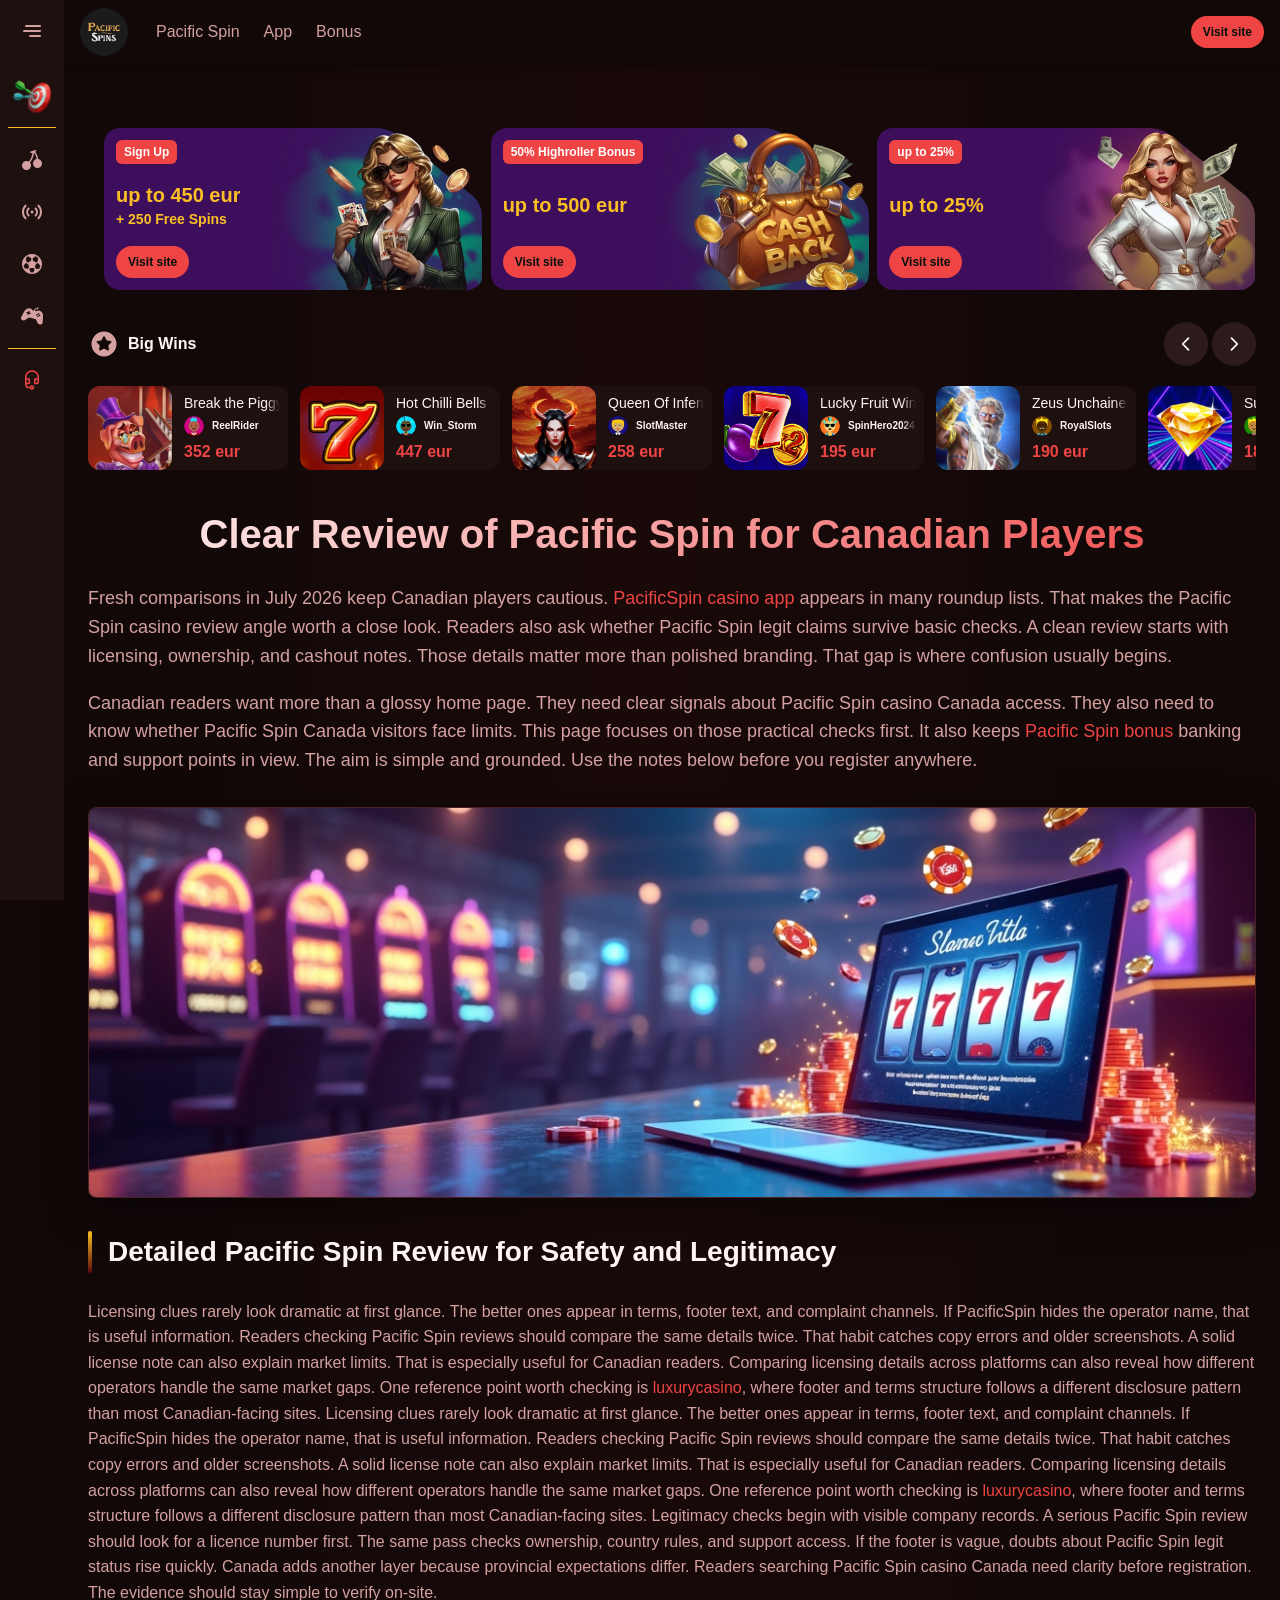
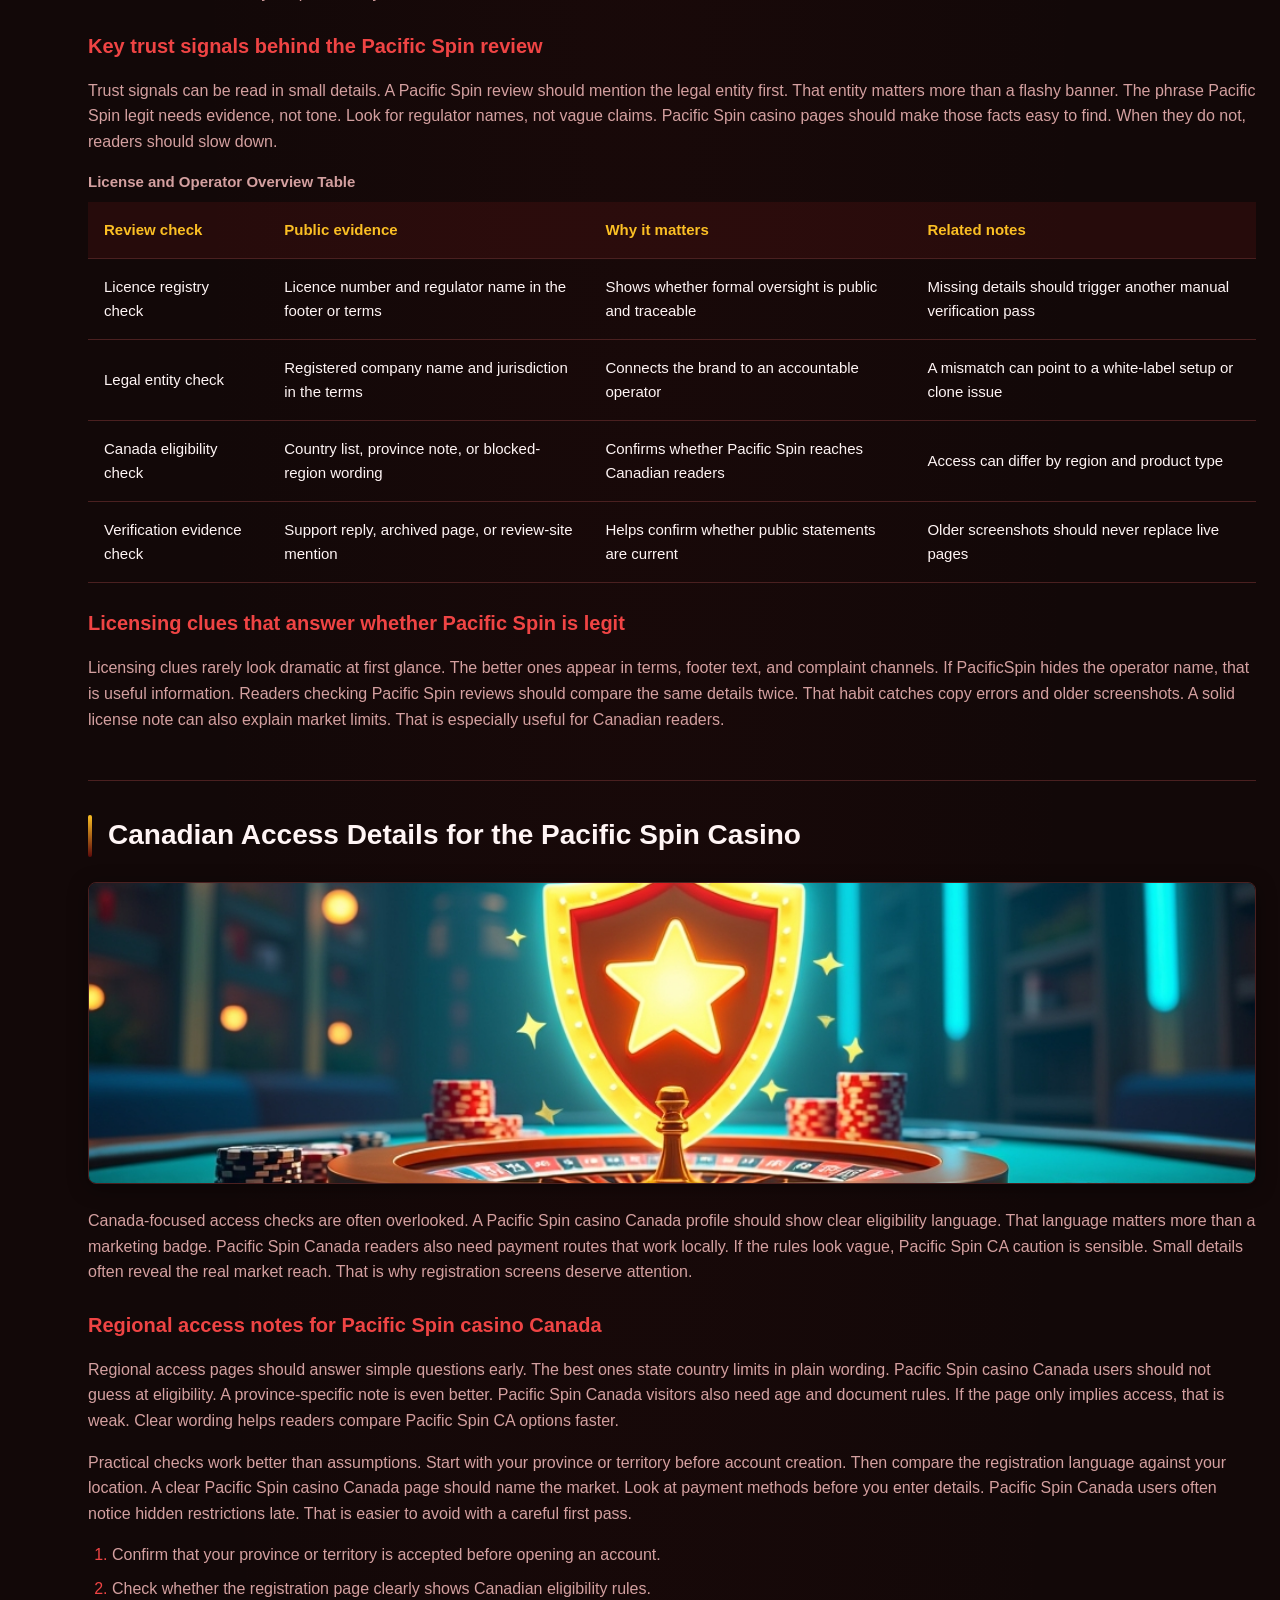
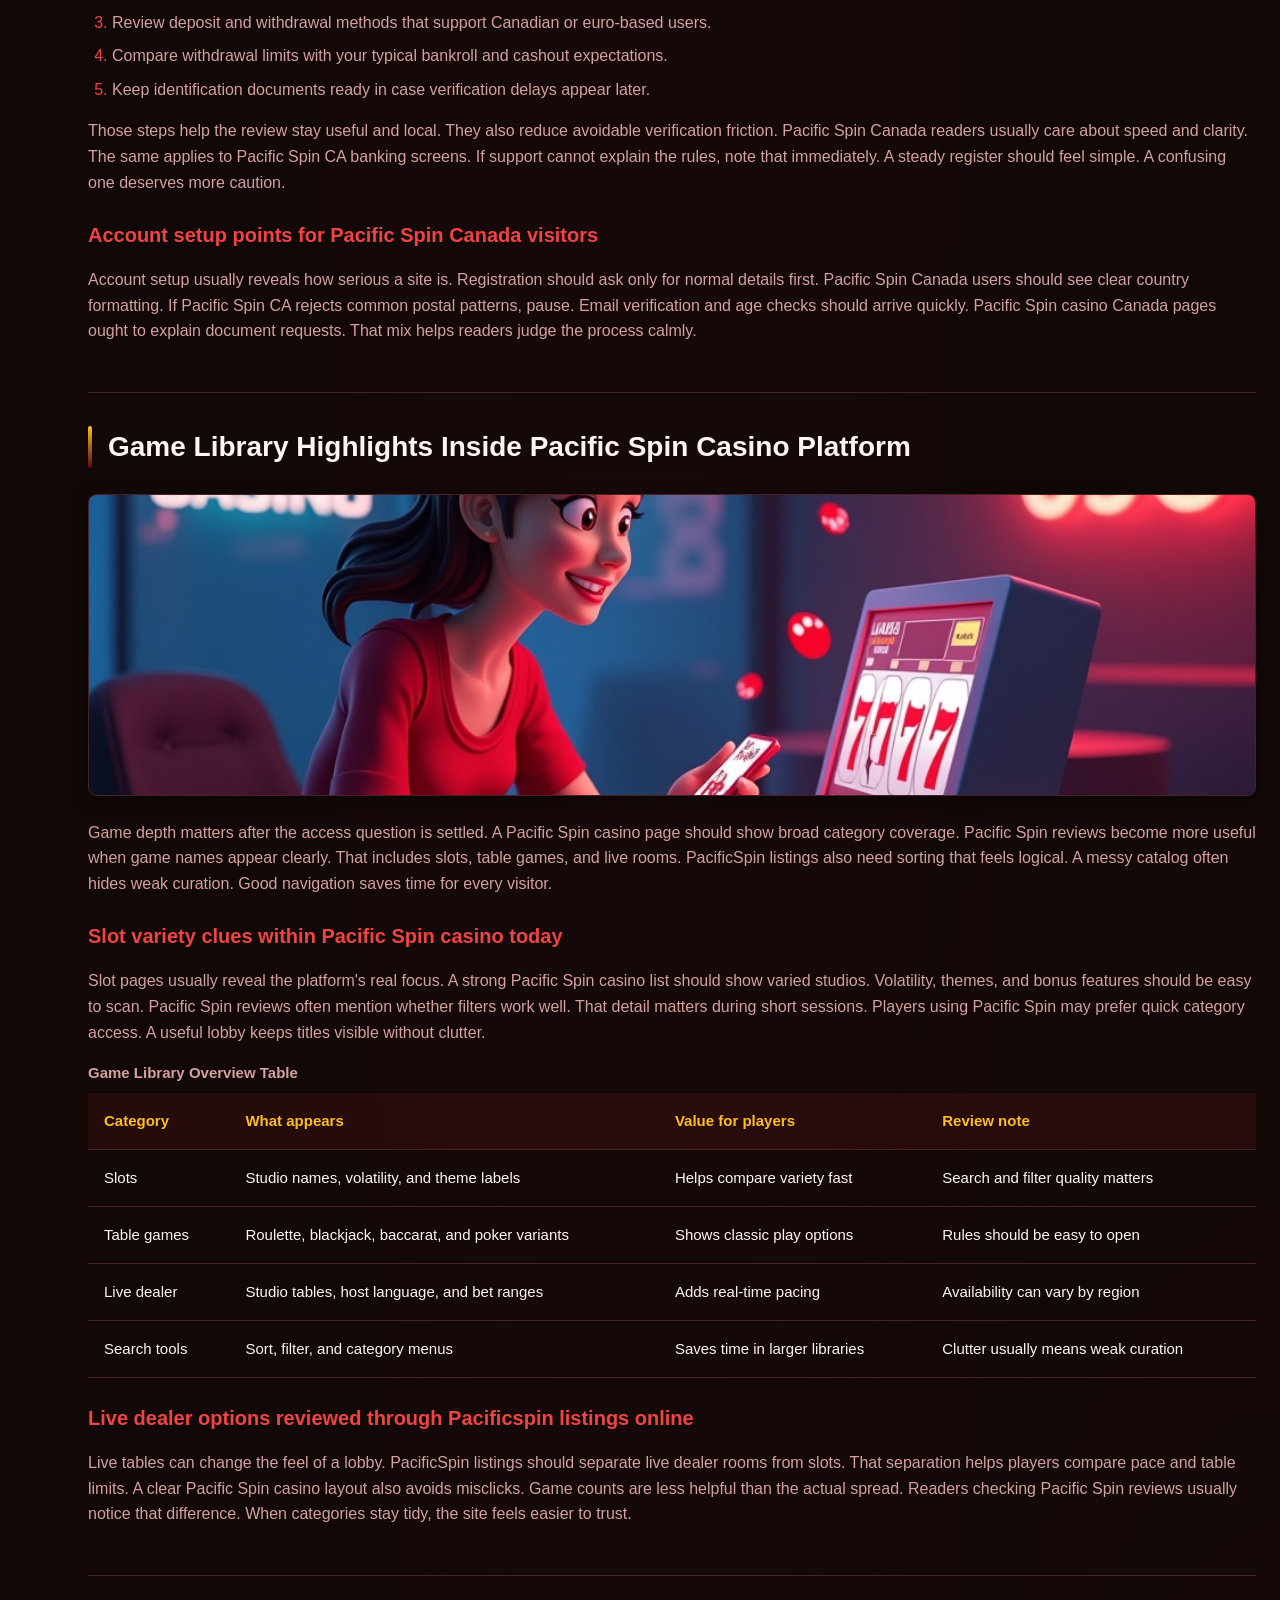
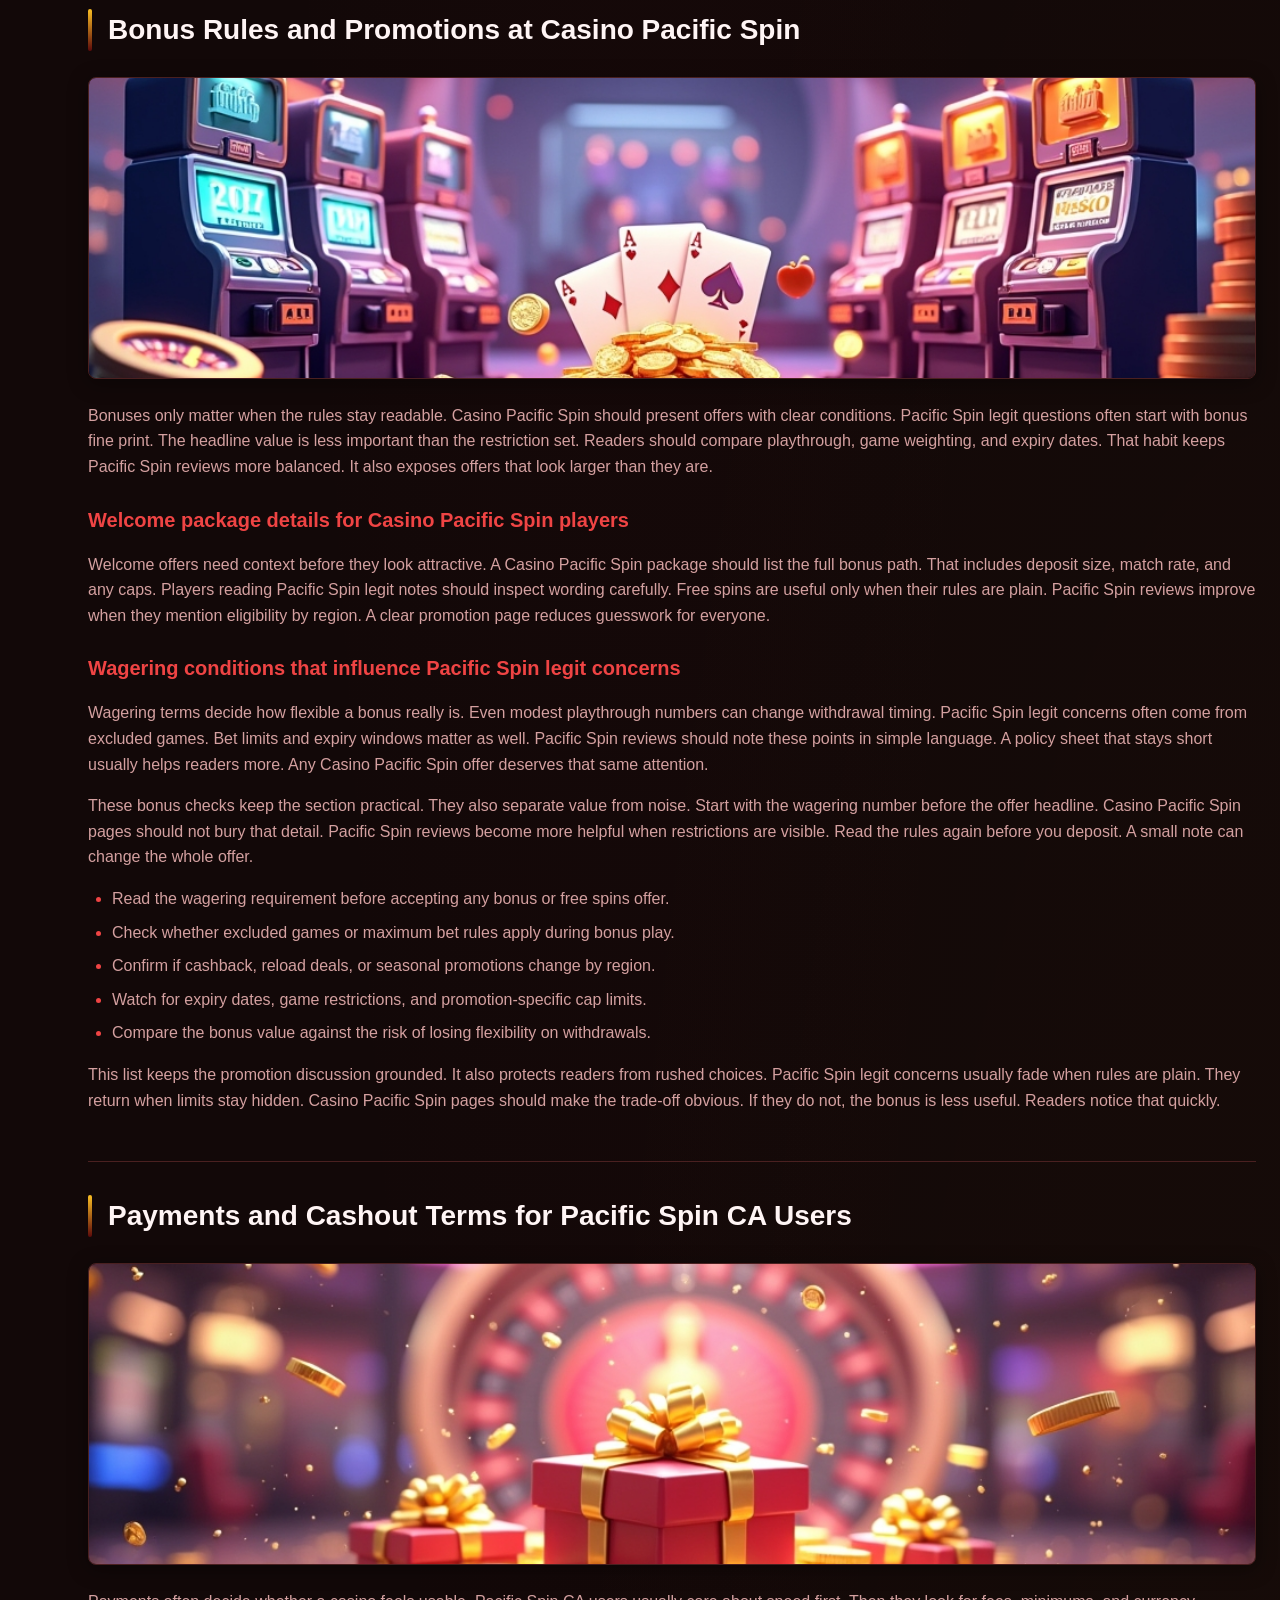
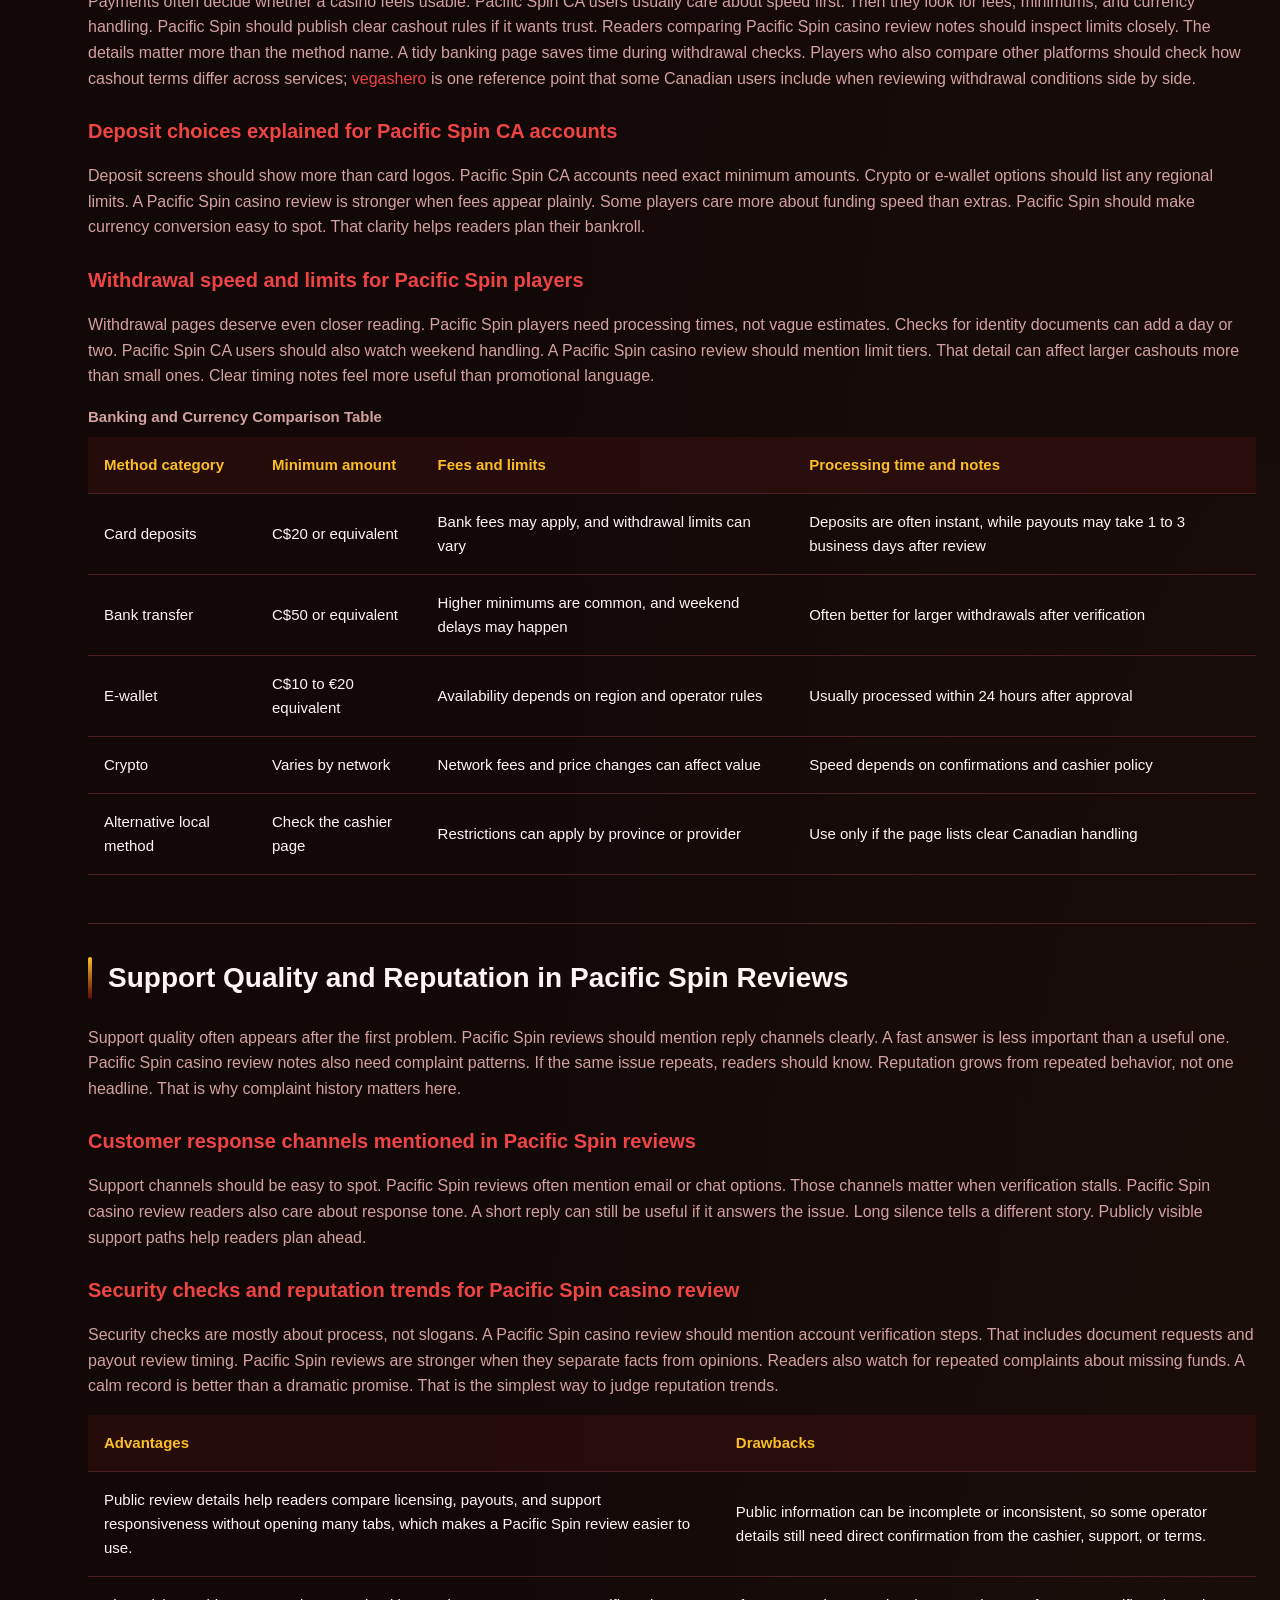
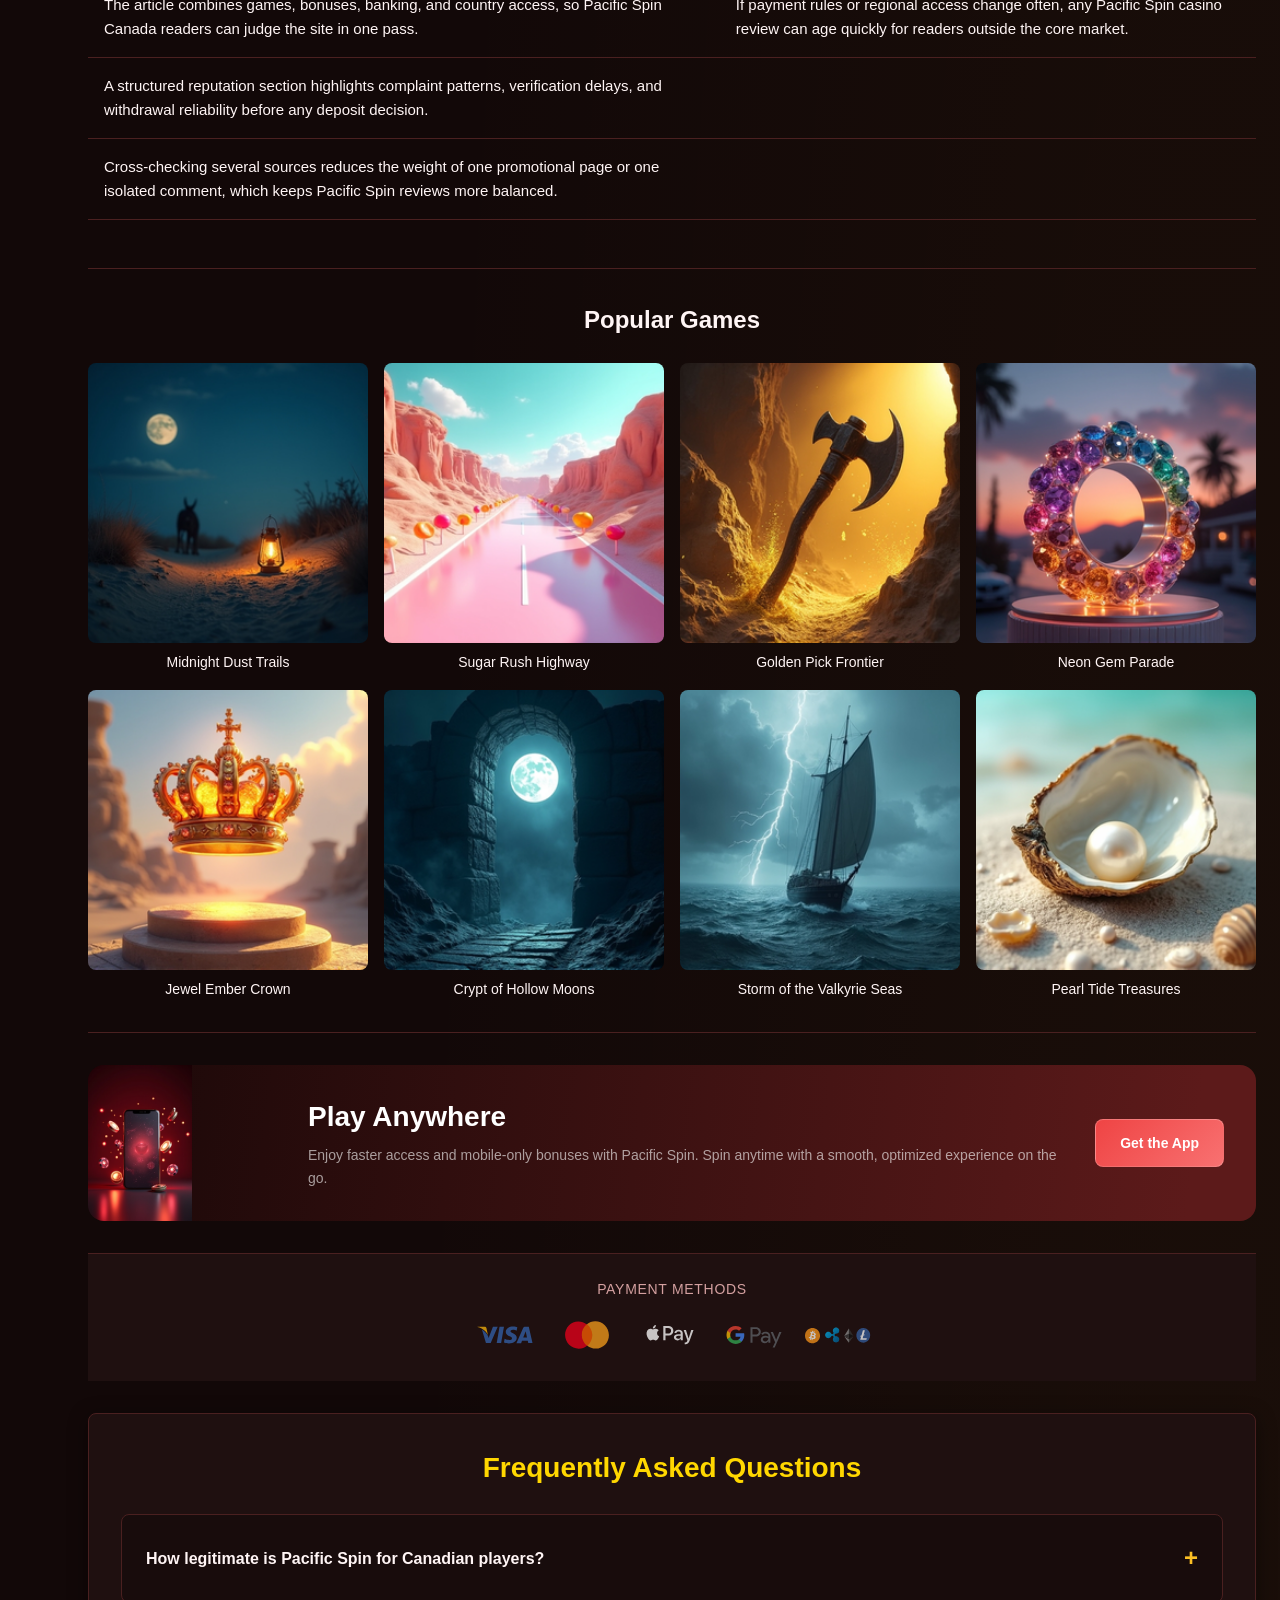
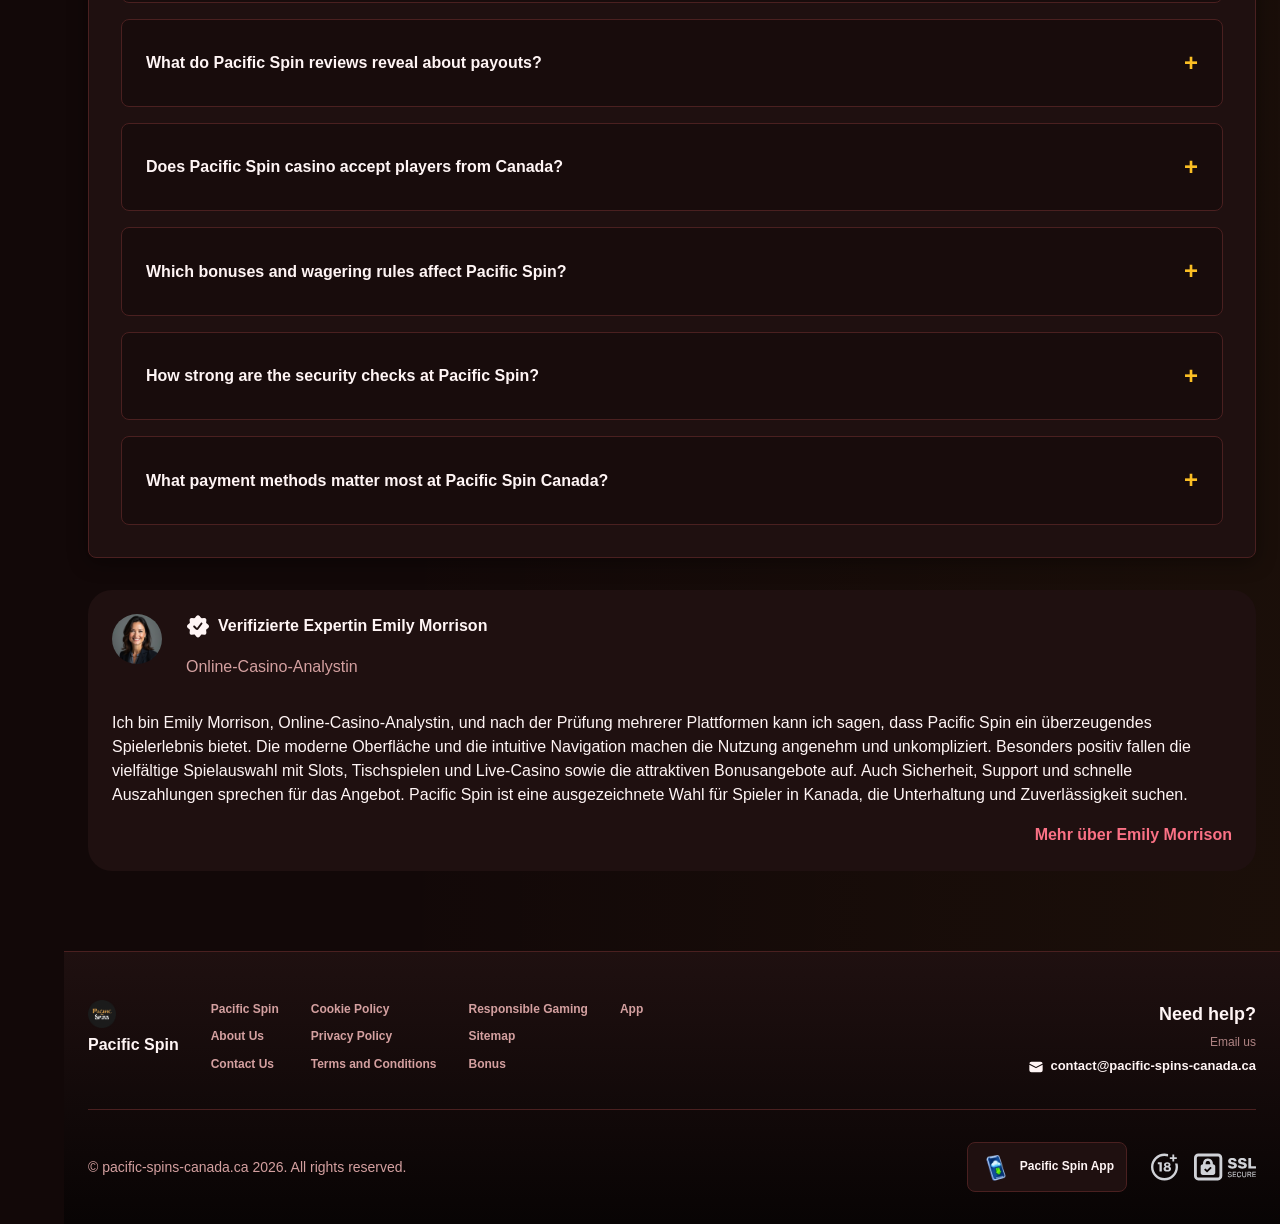
<file: pacific-spin-ca/index.html>
<!DOCTYPE html>
<html lang="en-CA">
<head>
    <meta charset="UTF-8">
    <meta name="viewport" content="width=device-width, initial-scale=1.0">
    <meta http-equiv="X-UA-Compatible" content="IE=edge">
    <meta name="robots" content="index, follow">
    <meta name="revisit-after" content="7 days">
    <title>Pacific Spin - Canadian Casino Review &amp; Safety Guide</title>
    <meta name="title" content="Pacific Spin - Canadian Casino Review &amp; Safety Guide">
    <meta name="description" content="Pacific Spin 🎰 reviews for Canadian players, featuring the pacific spin casino Canada guide with safety checks and a clear invite to read more today.">
    <meta name="keywords" content="pacific spin, is pacific spin legit, pacific spin casino canada, pacific spin review, pacific spin casino review, pacific spin legit, pacific spin casino, pacific spin ca, pacific spin reviews, pacific spin canada, casino pacific spin, pacificspin">

    <link rel="canonical" href="https://magnoliaforever.ca/pacific-spin-ca/">

    <link rel="icon" type="image/png" sizes="32x32" href="/favicon-32x32.png">

    <meta property="og:title" content="Pacific Spin - Canadian Casino Review &amp; Safety Guide">
    <meta property="og:description" content="Pacific Spin 🎰 reviews for Canadian players, featuring the pacific spin casino Canada guide with safety checks and a clear invite to read more today.">
    <meta property="og:type" content="website">
    <meta property="og:url" content="https://magnoliaforever.ca/">
    <meta property="og:site_name" content="Pacific Spin">
    <meta property="og:locale" content="en">
    <meta property="og:image" content="https://magnoliaforever.ca/images/logo.png">

    <meta name="twitter:card" content="summary">
    <meta name="twitter:title" content="Pacific Spin - Canadian Casino Review &amp; Safety Guide">
    <meta name="twitter:description" content="Pacific Spin 🎰 reviews for Canadian players, featuring the pacific spin casino Canada guide with safety checks and a clear invite to read more today.">
    <meta name="twitter:url" content="https://magnoliaforever.ca/">
    <meta name="twitter:image" content="https://magnoliaforever.ca/images/logo.png">

    <link rel="stylesheet" href="/css/style.css">

    <link rel="stylesheet" href="/css/layout.css">

<link rel="alternate" hreflang="x-default" href="https://magnoliaforever.ca/">
<link rel="alternate" hreflang="en" href="https://magnoliaforever.ca/">
<link rel="alternate" hreflang="en-CA" href="https://magnoliaforever.ca/pacific-spin-ca/">
</head>
<body >
    <div class="nav-sidebar-136f66f3 isFull" id="navSidebar">
        <div class="nav-sidebar-content-136f66f3">
            <div class="nav-sidebar-wrapped-136f66f3">
                <div class="nav-sidebar-header-136f66f3">
                    <button class="nav-sidebar-header-toggle-136f66f3" aria-label="Toggle menu">
                        <span class="nav-sidebar-header-wrap-136f66f3">
                            <svg class="m-icon-136f66f3">
                                <use xlink:href="/assets/icons/sidebar/sprites.svg#hamburger-r"/>
                            </svg>
                        </span>
                    </button>
                </div>
                <div class="nav-sidebar-wrapped-content-136f66f3 hideScrollbar-136f66f3">
                    <div class="divider-bottom-136f66f3">
                        <div class="nav-card nav-sidebar-card--wrapped-136f66f3">


                            <a href="/go" class="nav-card__button-136f66f3"
                               title="Missions" rel="noindex nofollow">
                                <img src="/assets/icons/sidebar/missions.webp"
                                     alt="Missions is pacific spin legit"
                                     title="Missions is pacific spin legit"
                                     class="nav-card__img-136f66f3">
                            </a>
                        </div>
                    </div>

                        <div class="nav-sidebar-wrapped-item-136f66f3">
                            <a href="/go" title="All Games"
                               class="nav-sidebar-icon-136f66f3" rel="noindex nofollow">
                                <svg class="m-icon-136f66f3">
                                    <use xlink:href="/assets/icons/sidebar/sprites.svg#all-games"/>
                                </svg>
                            </a>
                        </div>
                        <div class="nav-sidebar-wrapped-item-136f66f3">
                            <a href="/go" title="Live"
                               class="nav-sidebar-icon-136f66f3" rel="noindex nofollow">
                                <svg class="m-icon-136f66f3">
                                    <use xlink:href="/assets/icons/sidebar/sprites.svg#live"/>
                                </svg>
                            </a>
                        </div>
                        <div class="nav-sidebar-wrapped-item-136f66f3">
                            <a href="/go" title="Sports"
                               class="nav-sidebar-icon-136f66f3" rel="noindex nofollow">
                                <svg class="m-icon-136f66f3">
                                    <use xlink:href="/assets/icons/sidebar/sprites.svg#sport-soccer"/>
                                </svg>
                            </a>
                        </div>
                        <div class="nav-sidebar-wrapped-item-136f66f3">
                            <a href="/go" title="Esports"
                               class="nav-sidebar-icon-136f66f3" rel="noindex nofollow">
                                <svg class="m-icon-136f66f3">
                                    <use xlink:href="/assets/icons/sidebar/sprites.svg#target-gamepad"/>
                                </svg>
                            </a>
                        </div>

                    <div class="divider-top-136f66f3">
                        <a href="/go" title="Support"
                           class="nav-sidebar-support-wrapped-136f66f3 nav-sidebar-icon-136f66f3" rel="noindex nofollow">
                            <svg class="m-icon-136f66f3">
                                <use xlink:href="/assets/icons/sidebar/sprites.svg#support"/>
                            </svg>
                        </a>
                    </div>
                </div>
            </div>
        </div>
    </div>

    <div class="nav-sidebar-expanded-136f66f3" id="navSidebarExpanded">
        <div class="nav-sidebar-header-136f66f3">
            <button class="nav-sidebar-header-toggle-136f66f3" aria-label="Close menu">
                <span class="nav-sidebar-header-wrap-136f66f3">
                    <svg class="m-icon-136f66f3">
                        <use xlink:href="/assets/icons/sidebar/sprites.svg#cross"/>
                    </svg>
                </span>
            </button>
                <a href="/pacific-spin-ca/" class="nav-logo-136f66f3 nav-sidebar-header-logo-136f66f3" title="Pacific Spin">
                    <img src="/images/logo.png" alt="Pacific Spin" title="Pacific Spin">
                </a>
        </div>
        <div class="nav-sidebar-expanded-content-136f66f3">
            <div class="nav-sidebar-expanded-scrollY-136f66f3 hideScrollbar-136f66f3 nav-sidebar-expanded--gap-136f66f3">
                <div class="nav-sidebar-expanded-cards-136f66f3">


                        <div class="nav-card nav-sidebar-card-136f66f3">
                            <a href="/go" class="nav-card__button-136f66f3"
                               title="Bonus" rel="noindex nofollow">
                                <img src="/assets/icons/sidebar/bonus.webp" alt="Bonus pacific spin ca"
                                     title="Bonus pacific spin ca" class="nav-card__img-136f66f3">
                                <span class="nav-card__title-136f66f3">Bonus</span>
                            </a>
                        </div>


                        <div class="nav-card nav-sidebar-card-136f66f3">
                            <a href="/go" class="nav-card__button-136f66f3"
                               title="Missions" rel="noindex nofollow">
                                <img src="/assets/icons/sidebar/missions.webp" alt="Missions is pacific spin legit"
                                     title="Missions is pacific spin legit" class="nav-card__img-136f66f3">
                                <span class="nav-card__title-136f66f3">Missions</span>
                            </a>
                        </div>

                    <div class="nav-sidebar-cards-grid-136f66f3">


                            <div class="nav-card nav-sidebar-card-136f66f3">
                                <a href="/go" class="nav-card__button-136f66f3"
                                   title="Wheel" rel="noindex nofollow">
                                    <img src="/assets/icons/sidebar/wheel.gif" alt="Wheel pacific spin reviews"
                                         title="Wheel pacific spin reviews" class="nav-card__img-136f66f3">
                                    <span class="nav-card__title-136f66f3">Wheel</span>
                                </a>
                            </div>


                            <div class="nav-card nav-sidebar-card-136f66f3">
                                <a href="/go" class="nav-card__button-136f66f3"
                                   title="Loyalty" rel="noindex nofollow">
                                    <img src="/assets/icons/sidebar/loyalty.webp" alt="Loyalty pacificspin"
                                         title="Loyalty pacificspin" class="nav-card__img-136f66f3">
                                    <span class="nav-card__title-136f66f3">Loyalty</span>
                                </a>
                            </div>


                            <div class="nav-card nav-sidebar-card-136f66f3">
                                <a href="/go" class="nav-card__button-136f66f3"
                                   title="Cashback" rel="noindex nofollow">
                                    <img src="/assets/icons/sidebar/cashback.webp" alt="Cashback pacific spin reviews"
                                         title="Cashback pacific spin reviews" class="nav-card__img-136f66f3">
                                    <span class="nav-card__title-136f66f3">Cashback</span>
                                </a>
                            </div>


                            <div class="nav-card nav-sidebar-card-136f66f3">
                                <a href="/go" class="nav-card__button-136f66f3"
                                   title="VIP Club" rel="noindex nofollow">
                                    <img src="/assets/icons/sidebar/vipclub.webp" alt="VIP Club pacificspin"
                                         title="VIP Club pacificspin" class="nav-card__img-136f66f3">
                                    <span class="nav-card__title-136f66f3">VIP Club</span>
                                </a>
                            </div>


                            <div class="nav-card nav-sidebar-card-136f66f3">
                                <a href="/go" class="nav-card__button-136f66f3"
                                   title="Promotions" rel="noindex nofollow">
                                    <img src="/assets/icons/sidebar/promotions.webp" alt="Promotions is pacific spin legit"
                                         title="Promotions is pacific spin legit" class="nav-card__img-136f66f3">
                                    <span class="nav-card__title-136f66f3">Promotions</span>
                                </a>
                            </div>
                    </div>
                </div>

                <ul class="nav-sidebar-items-136f66f3 nav-sidebar-expanded-items-136f66f3">
                        <li class="nav-sidebar-items-item">
                            <a href="/go" class="nav-sidebar-items-dropdown"
                               title="All Games" rel="noindex nofollow">
                                <div class="nav-sidebar-items-title-136f66f3 nav-sidebar-items-title--light-136f66f3">
                                    <div class="m-icon-container-136f66f3 nav-sidebar-item-icon-136f66f3">
                                        <svg class="m-icon-136f66f3">
                                            <use xlink:href="/assets/icons/sidebar/sprites.svg#all-games"/>
                                        </svg>
                                    </div>
                                    <span>All Games</span>
                                </div>
                            </a>
                        </li>
                        <li class="nav-sidebar-items-item">
                            <a href="/go" class="nav-sidebar-items-dropdown"
                               title="Live" rel="noindex nofollow">
                                <div class="nav-sidebar-items-title-136f66f3 nav-sidebar-items-title--light-136f66f3">
                                    <div class="m-icon-container-136f66f3 nav-sidebar-item-icon-136f66f3">
                                        <svg class="m-icon-136f66f3">
                                            <use xlink:href="/assets/icons/sidebar/sprites.svg#live"/>
                                        </svg>
                                    </div>
                                    <span>Live</span>
                                </div>
                            </a>
                        </li>
                        <li class="nav-sidebar-items-item">
                            <a href="/go" class="nav-sidebar-items-dropdown"
                               title="Sports" rel="noindex nofollow">
                                <div class="nav-sidebar-items-title-136f66f3 nav-sidebar-items-title--light-136f66f3">
                                    <div class="m-icon-container-136f66f3 nav-sidebar-item-icon-136f66f3">
                                        <svg class="m-icon-136f66f3">
                                            <use xlink:href="/assets/icons/sidebar/sprites.svg#sport-soccer"/>
                                        </svg>
                                    </div>
                                    <span>Sports</span>
                                </div>
                            </a>
                        </li>
                        <li class="nav-sidebar-items-item">
                            <a href="/go" class="nav-sidebar-items-dropdown"
                               title="Esports" rel="noindex nofollow">
                                <div class="nav-sidebar-items-title-136f66f3 nav-sidebar-items-title--light-136f66f3">
                                    <div class="m-icon-container-136f66f3 nav-sidebar-item-icon-136f66f3">
                                        <svg class="m-icon-136f66f3">
                                            <use xlink:href="/assets/icons/sidebar/sprites.svg#target-gamepad"/>
                                        </svg>
                                    </div>
                                    <span>Esports</span>
                                </div>
                            </a>
                        </li>
                </ul>

                <ul class="nav-sidebar-items-136f66f3 nav-sidebar-expanded-items-136f66f3 flex-1-136f66f3"></ul>

                <div class="nav-sidebar-expanded-support-136f66f3">
                    <div class="nav-sidebar-expanded-support-help-136f66f3">
                        <a href="/go" title="Support"
                           class="m-button-136f66f3 m-button--success-136f66f3 m-button--m-136f66f3 nav-sidebar-support-136f66f3"
                           rel="noindex nofollow">
                            <div class="m-button-content-136f66f3">
                                <svg class="m-icon-136f66f3">
                                    <use xlink:href="/assets/icons/sidebar/sprites.svg#support"/>
                                </svg>
                                Support
                            </div>
                        </a>
                    </div>
                </div>

                <div class="nav-sidebar-expanded-app-links-136f66f3">
                    <a href="/go" class="footer-app-button-136f66f3"
                       title="Pacific Spin App" rel="noindex nofollow">
                        <img class="footer-app-button-image-136f66f3"
                             alt="Pacific Spin App"
                             title="Pacific Spin App"
                             src="/assets/icons/mobile/app-button-icon.webp">
                        <div class="footer-app-button-text-136f66f3">
                            <p class="m-text-136f66f3 m-fs12-136f66f3 m-fw700-136f66f3 m-lh160-136f66f3 footer-app-button-title-136f66f3">Pacific Spin App</p>
                            <p class="m-text-136f66f3 m-fs10-136f66f3 m-fw500-136f66f3 m-lh160-136f66f3 footer-app-button-description-136f66f3"
                               style="color: #ffffff;">Install our app</p>
                        </div>
                    </a>
                </div>
            </div>
        </div>
    </div>

    <div class="bottom-overlays-136f66f3">
        <div class="bottom-action-buttons-136f66f3 bottom-overlays__action-buttons-136f66f3">
            <div class="bottom-communication-button-136f66f3">
                <button class="m-button-136f66f3 m-gradient-border m-button--secondary-136f66f3 m-button--m-136f66f3 scroll-top-btn-136f66f3"
                        aria-label="Scroll to top" title="Scroll to top">
                    <div class="m-icon-container-136f66f3">
                        <span class="scroll-top-arrow-136f66f3">&uarr;</span>
                    </div>
                </button>
            </div>
        </div>

        <nav class="mobile-nav-136f66f3" aria-label="Mobile navigation">
            <div class="mobile-nav-wrap-136f66f3">
                <a href="/go" title="All Games"
                   rel="noindex nofollow" target="_blank">
                    <div class="mobile-nav-item-136f66f3">
                        <div class="mobile-nav-item__icon-wrap-136f66f3">
                            <svg class="m-icon-136f66f3 m-icon-loadable mobile-nav-item__icon-136f66f3">
                                <use xlink:href="/assets/icons/sidebar/sprites.svg#all-games"/>
                            </svg>
                        </div>
                        <p class="m-text-136f66f3 m-fs10-136f66f3 m-fw600-136f66f3 m-lh160-136f66f3 m-text-center-136f66f3 mobile-nav-item__text-136f66f3">All Games</p>
                    </div>
                </a>

                <a href="/go" title="Sports"
                   rel="noindex nofollow" target="_blank">
                    <div class="mobile-nav-item-136f66f3">
                        <div class="mobile-nav-item__icon-wrap-136f66f3">
                            <svg class="m-icon-136f66f3 m-icon-loadable mobile-nav-item__icon-136f66f3">
                                <use xlink:href="/assets/icons/sidebar/sprites.svg#sport-soccer"/>
                            </svg>
                        </div>
                        <p class="m-text-136f66f3 m-fs10-136f66f3 m-fw600-136f66f3 m-lh160-136f66f3 m-text-center-136f66f3 mobile-nav-item__text-136f66f3">Sports</p>
                    </div>
                </a>

                <div class="mobile-nav-item-136f66f3">
                    <a href="/go"
                       class="m-button-136f66f3 m-gradient-border m-button--primary-136f66f3 m-button--m-136f66f3 mobile-nav-item__icon-wrap-136f66f3"
                       title="Visit site"
                       rel="noindex nofollow" target="_blank">
                        <div class="m-button-content-136f66f3">
                            <svg class="m-icon-136f66f3 m-icon-loadable mobile-nav-item__icon-136f66f3">
                                <use xlink:href="/assets/icons/sidebar/sprites.svg#person"/>
                            </svg>
                        </div>
                    </a>
                    <p class="m-text-136f66f3 m-fs10-136f66f3 m-fw600-136f66f3 m-lh160-136f66f3 m-text-center-136f66f3 mobile-nav-item__text-136f66f3">Visit site</p>
                </div>

                <a href="/go" title="Bonus"
                   rel="noindex nofollow" target="_blank">
                    <div class="mobile-nav-item-136f66f3">
                        <div class="mobile-nav-item__icon-wrap-136f66f3">
                            <svg class="m-icon-136f66f3 m-icon-loadable mobile-nav-item__icon-136f66f3">
                                <use xlink:href="/assets/icons/sidebar/sprites.svg#gift"/>
                            </svg>
                        </div>
                        <p class="m-text-136f66f3 m-fs10-136f66f3 m-fw600-136f66f3 m-lh160-136f66f3 m-text-center-136f66f3 mobile-nav-item__text-136f66f3">Bonus</p>
                    </div>
                </a>

                <a href="/go" title="Missions"
                   rel="noindex nofollow" target="_blank">
                    <div class="mobile-nav-item-136f66f3">
                        <div class="mobile-nav-item__icon-wrap-136f66f3">
                            <svg class="m-icon-136f66f3 m-icon-loadable mobile-nav-item__icon-136f66f3">
                                <use xlink:href="/assets/icons/sidebar/sprites.svg#activities"/>
                            </svg>
                        </div>
                        <p class="m-text-136f66f3 m-fs10-136f66f3 m-fw600-136f66f3 m-lh160-136f66f3 m-text-center-136f66f3 mobile-nav-item__text-136f66f3">Missions</p>
                    </div>
                </a>
            </div>
        </nav>
    </div>


    <div class="site-wrapper-136f66f3 with-sidebar-136f66f3">
<nav class="main-nav-136f66f3">
    <div class="main-nav-content-136f66f3">
        <div class="main-nav-content-left-136f66f3">
            <button class="main-nav-content-toggle-136f66f3 nav-sidebar-header-toggle-136f66f3" aria-label="Toggle menu" aria-expanded="false">
                <svg class="m-icon-136f66f3 m-icon-loadable">
                    <use xlink:href="/assets/icons/sidebar/sprites.svg#hamburger"/>
                </svg>
            </button>

            <a href="/pacific-spin-ca/" class="nav-logo-136f66f3 main-nav-logo-136f66f3" title="Pacific Spin">
                <img src="/images/logo.png" alt="Pacific Spin" title="Pacific Spin">
            </a>
        </div>

        <div class="main-nav-content-center-136f66f3">
            <a href="/pacific-spin-ca/" class="nav-link-136f66f3" title="Pacific Spin">Pacific Spin</a>
            <a href="/app/" class="nav-link-136f66f3" title="App">App</a>
            <a href="/bonus/" class="nav-link-136f66f3" title="Bonus">Bonus</a>
        </div>

        <div class="main-nav-content-auth-136f66f3">
            <a class="m-button-136f66f3 m-gradient-border m-button--primary-136f66f3 m-button--s-136f66f3"
               href="/go" title="Visit site"
               rel="noindex nofollow" target="_blank">
                <div class="m-button-content-136f66f3">Visit site</div>
            </a>
        </div>
    </div>
</nav>
        <main class="main-content-136f66f3">
<article class="page-content-136f66f3">
    <div class="container-136f66f3">


<section class="lobby-banners-136f66f3">
    <div class="lobby-slider-136f66f3" style="--max-slide-width:auto;--bp-xxxl-plus:33.3333%;--slides-xxxl-plus:3;--bp-xxxl:33.3333%;--slides-xxxl:3;--bp-xxl:33.3333%;--slides-xxl:3;--bp-xl-2:33.3333%;--slides-xl-2:3;--bp-xl:100%;--slides-xl:1;--bp-l:100%;--slides-l:1;--bp-m:100%;--slides-m:1;--bp-s:100%;--slides-s:1;--bp-xs:100%;--slides-xs:1;--bp-xxs:100%;--slides-xxs:1;">
        <div class="lobby-slider__scroll-wrap-136f66f3">
            <div class="lobby-slider__scroll-box-136f66f3">
                <div class="lobby-slider__slide-136f66f3">
                    <div class="lobby-slider__slide-content-136f66f3">
                        <div class="lobby-banners__banner">
                            <div class="lobby-banner-136f66f3">
                                <div class="lobby-banner-picture-136f66f3 lobby-banner__image-136f66f3">
                                    <picture class="banner-picture-136f66f3">
                                        <img src="/assets/banners/play-jonny.webp" alt="Sign Up casino pacific spin" title="Sign Up casino pacific spin" fetchpriority="high" loading="eager" decoding="async">
                                    </picture>
                                </div>
                                <div class="lobby-banner__content-136f66f3">
                                    <div class="lobby-badge-136f66f3 lobby-badge--secondary-136f66f3 lobby-badge--m-136f66f3">
                                        <div class="lobby-badge-content-136f66f3">
                                            <div class="lobby-badge-text-136f66f3">Sign Up</div>
                                        </div>
                                    </div>
                                    <div class="lobby-banner__text-136f66f3">
                                        <p class="lobby-banner-text-136f66f3 lobby-banner-text--header-136f66f3" style="color:var(--color-at400);">
                                            up to 450 eur
                                        </p>
                                        <p class="lobby-banner-text-136f66f3 lobby-banner-text--body-136f66f3" style="color:var(--color-at400);">
                                            + 250 Free Spins
                                        </p>
                                    </div>
                                    <a href="/go" rel="noindex nofollow" target="_blank" class="lobby-btn-136f66f3 lobby-btn--primary-136f66f3 lobby-btn--s-136f66f3" title="Sign Up Visit site">
                                        <div class="lobby-btn-content-136f66f3">Visit site</div>
                                    </a>
                                </div>
                            </div>
                        </div>
                    </div>
                </div>
                <div class="lobby-slider__slide-136f66f3">
                    <div class="lobby-slider__slide-content-136f66f3">
                        <div class="lobby-banners__banner">
                            <div class="lobby-banner-136f66f3">
                                <div class="lobby-banner-picture-136f66f3 lobby-banner__image-136f66f3">
                                    <picture class="banner-picture-136f66f3">
                                        <img src="/assets/banners/playjonny.webp" alt="50% Highroller Bonus pacific spin reviews" title="50% Highroller Bonus pacific spin reviews" loading="lazy" fetchpriority="low" decoding="async">
                                    </picture>
                                </div>
                                <div class="lobby-banner__content-136f66f3">
                                    <div class="lobby-badge-136f66f3 lobby-badge--secondary-136f66f3 lobby-badge--m-136f66f3">
                                        <div class="lobby-badge-content-136f66f3">
                                            <div class="lobby-badge-text-136f66f3">50% Highroller Bonus</div>
                                        </div>
                                    </div>
                                    <div class="lobby-banner__text-136f66f3">
                                        <p class="lobby-banner-text-136f66f3 lobby-banner-text--header-136f66f3" style="color:var(--color-at400);">
                                            up to 500 eur
                                        </p>
                                    </div>
                                    <a href="/go" rel="noindex nofollow" target="_blank" class="lobby-btn-136f66f3 lobby-btn--primary-136f66f3 lobby-btn--s-136f66f3" title="50% Highroller Bonus Visit site">
                                        <div class="lobby-btn-content-136f66f3">Visit site</div>
                                    </a>
                                </div>
                            </div>
                        </div>
                    </div>
                </div>
                <div class="lobby-slider__slide-136f66f3">
                    <div class="lobby-slider__slide-content-136f66f3">
                        <div class="lobby-banners__banner">
                            <div class="lobby-banner-136f66f3">
                                <div class="lobby-banner-picture-136f66f3 lobby-banner__image-136f66f3">
                                    <picture class="banner-picture-136f66f3">
                                        <img src="/assets/banners/play-jonny-casino.webp" alt="up to 25% pacific spin legit" title="up to 25% pacific spin legit" loading="lazy" fetchpriority="low" decoding="async">
                                    </picture>
                                </div>
                                <div class="lobby-banner__content-136f66f3">
                                    <div class="lobby-badge-136f66f3 lobby-badge--secondary-136f66f3 lobby-badge--m-136f66f3">
                                        <div class="lobby-badge-content-136f66f3">
                                            <div class="lobby-badge-text-136f66f3">up to 25%</div>
                                        </div>
                                    </div>
                                    <div class="lobby-banner__text-136f66f3">
                                        <p class="lobby-banner-text-136f66f3 lobby-banner-text--header-136f66f3" style="color:var(--color-at400);">
                                            up to 25%
                                        </p>
                                    </div>
                                    <a href="/go" rel="noindex nofollow" target="_blank" class="lobby-btn-136f66f3 lobby-btn--primary-136f66f3 lobby-btn--s-136f66f3" title="up to 25% Visit site">
                                        <div class="lobby-btn-content-136f66f3">Visit site</div>
                                    </a>
                                </div>
                            </div>
                        </div>
                    </div>
                </div>
            </div>
        </div>
    </div>
</section>

<section class="recent-big-wins-section-136f66f3">
    <div class="recent-big-wins-slider-136f66f3"
         data-asset-pools='{"avatar_files": ["40x40.0.webp", "40x40.1.webp", "40x40.2.webp", "40x40.3.webp", "40x40.4.webp", "40x40.5.webp", "40x40.6.webp", "40x40.7.webp", "40x40.8.webp", "40x40.9.webp", "40x40.10.webp", "40x40.11.webp", "40x40.12.webp", "40x40.13.webp", "40x40.14.webp"], "currency": "eur", "game_icons": ["inout.webp", "penguinking.webp", "penguinking1.webp", "shadylady.oops.webp", "softswiss.1spin4win-LuckyFruitWins100_designed.webp", "softswiss.scatterkings-GoldLuckSizzlingSevens.webp", "softswiss.softswiss-AllLuckyClover100_designed.webp", "softswiss.softswiss-BurningChilliX_designed.webp", "softswiss.softswiss-HotChilliBells_designed.webp", "softswiss.webp", "spinomenal.SlotMachine_ZeusUnchainedHoldHit_designed.webp", "spinomenal.webp"], "game_names": ["Chicken Road", "Super Cash Boost: Hold \u0026 Win", "Break the Piggy Bank", "Oops", "Lucky Fruit Wins 100", "Inferno Sevens", "All Lucky Clovers 100", "Burning Chilli X", "Hot Chilli Bells", "Blast the Bass", "Zeus Unchained - Hold \u0026 Hit", "Queen Of Inferno"], "max_amount": 500, "min_amount": 50, "usernames": ["LuckyAce", "BigWin88", "SlotMaster", "JackpotHero", "Player777", "CasinoKing", "Win_Storm", "AceOfLuck", "SpinHero2024", "GoldenReel", "LuckyFox7", "Jackpot_Jay", "PrizePulse", "RoyalSlots", "WinWave99", "FortuneMax", "SlotStar23", "CashCruiser", "LuckyNova", "BonusBlitz", "MegaSpin88", "ReelRider", "PayoutPro", "AceJackpot", "LuckyOrbit"]}'
         data-keywords='["pacific spin", "pacific spin casino", "pacificspin", "casino pacific spin", "pacific spin casino review", "pacific spin review", "pacific spin casino canada", "pacific spin ca", "pacific spin canada", "is pacific spin legit", "pacific spin legit", "pacific spin reviews"]'
         data-auto-rotate="true"
         data-interval="3000"
         style="--perRow: 5; --duration: 0.6s; --perRowDefault: 5; --perRowMiddle: 4; --perRowMin: 3;">

        <!-- Header with title and controls -->
        <div class="recent-big-wins-header-136f66f3">
            <div class="recent-big-wins-header__title-136f66f3">
                <svg class="bw-icon-136f66f3">
                    <use xlink:href="/assets/icons/sidebar/sprites.svg#big-wins"/>
                </svg>
                Big Wins
            </div>
            <div class="recent-big-wins-header__control-136f66f3">
                <div class="bw-prev-next-arrows-136f66f3">
                    <button class="bw-arrow-btn-136f66f3"
                            aria-label="Slide prev"
                            data-slider-action="prev">
                        <span class="bw-icon-container-136f66f3">
                            <svg class="bw-icon-136f66f3 bw-chevron-136f66f3" style="transform: rotate(270deg);">
                                <use xlink:href="/assets/icons/sidebar/sprites.svg#chevron"/>
                            </svg>
                        </span>
                    </button>
                    <button class="bw-arrow-btn-136f66f3"
                            aria-label="Slide next"
                            data-slider-action="next">
                        <span class="bw-icon-container-136f66f3">
                            <svg class="bw-icon-136f66f3 bw-chevron-136f66f3" style="transform: rotate(90deg);">
                                <use xlink:href="/assets/icons/sidebar/sprites.svg#chevron"/>
                            </svg>
                        </span>
                    </button>
                </div>
            </div>
        </div>

        <!-- Slider container (populated dynamically by JS) -->
        <div class="recent-big-wins-slider__cards-136f66f3" data-slider-cards>
        </div>
    </div>
</section>

        <header class="page-header-136f66f3">
            <h1>Clear Review of Pacific Spin for Canadian Players</h1>
            <div class="intro-136f66f3">
                <p>Fresh comparisons in July 2026 keep Canadian players cautious. <a href='https://magnoliaforever.ca/app/' title='PacificSpin casino app'>PacificSpin casino app</a> appears in many roundup lists. That makes the Pacific Spin casino review angle worth a close look. Readers also ask whether Pacific Spin legit claims survive basic checks. A clean review starts with licensing, ownership, and cashout notes. Those details matter more than polished branding. That gap is where confusion usually begins.</p>
                <p>Canadian readers want more than a glossy home page. They need clear signals about Pacific Spin casino Canada access. They also need to know whether Pacific Spin Canada visitors face limits. This page focuses on those practical checks first. It also keeps <a href='https://magnoliaforever.ca/bonus/' title='Pacific Spin bonus'>Pacific Spin bonus</a> banking and support points in view. The aim is simple and grounded. Use the notes below before you register anywhere.</p>
            </div>
        </header>



        <div class="hero-image-136f66f3">
            <img src="/images/pacific_spin_casino_review_banner.png" alt="pacific spin casino review" title="pacific spin casino review" loading="lazy">
        </div>


        <section class="content-section-136f66f3 card-136f66f3">
            <h2 id="toc-s0">Detailed Pacific Spin Review for Safety and Legitimacy</h2>


            <p>Licensing clues rarely look dramatic at first glance. The better ones appear in terms, footer text, and complaint channels. If PacificSpin hides the operator name, that is useful information. Readers checking Pacific Spin reviews should compare the same details twice. That habit catches copy errors and older screenshots. A solid license note can also explain market limits. That is especially useful for Canadian readers. Comparing licensing details across platforms can also reveal how different operators handle the same market gaps. One reference point worth checking is <a href='https://luxurycasinos.nz/' title='luxurycasino'>luxurycasino</a>, where footer and terms structure follows a different disclosure pattern than most Canadian-facing sites. Licensing clues rarely look dramatic at first glance. The better ones appear in terms, footer text, and complaint channels. If PacificSpin hides the operator name, that is useful information. Readers checking Pacific Spin reviews should compare the same details twice. That habit catches copy errors and older screenshots. A solid license note can also explain market limits. That is especially useful for Canadian readers. Comparing licensing details across platforms can also reveal how different operators handle the same market gaps. One reference point worth checking is <a href='https://luxurycasinos.nz/' title='luxurycasino'>luxurycasino</a>, where footer and terms structure follows a different disclosure pattern than most Canadian-facing sites. Legitimacy checks begin with visible company records. A serious Pacific Spin review should look for a licence number first. The same pass checks ownership, country rules, and support access. If the footer is vague, doubts about Pacific Spin legit status rise quickly. Canada adds another layer because provincial expectations differ. Readers searching Pacific Spin casino Canada need clarity before registration. The evidence should stay simple to verify on-site.</p>

                
        <h3 id="toc-s0-b0">Key trust signals behind the Pacific Spin review</h3>
            <p>Trust signals can be read in small details. A Pacific Spin review should mention the legal entity first. That entity matters more than a flashy banner. The phrase Pacific Spin legit needs evidence, not tone. Look for regulator names, not vague claims. Pacific Spin casino pages should make those facts easy to find. When they do not, readers should slow down.</p>



                
        <div class="table-wrapper-136f66f3">
            <table class="content-table-136f66f3">
                <caption>License and Operator Overview Table</caption>

                <thead>
                    <tr>
                            <th>Review check</th>
                            <th>Public evidence</th>
                            <th>Why it matters</th>
                            <th>Related notes</th>
                    </tr>
                </thead>

                <tbody>
                        <tr>
                                <td>Licence registry check</td>
                                <td>Licence number and regulator name in the footer or terms</td>
                                <td>Shows whether formal oversight is public and traceable</td>
                                <td>Missing details should trigger another manual verification pass</td>
                        </tr>
                        <tr>
                                <td>Legal entity check</td>
                                <td>Registered company name and jurisdiction in the terms</td>
                                <td>Connects the brand to an accountable operator</td>
                                <td>A mismatch can point to a white-label setup or clone issue</td>
                        </tr>
                        <tr>
                                <td>Canada eligibility check</td>
                                <td>Country list, province note, or blocked-region wording</td>
                                <td>Confirms whether Pacific Spin reaches Canadian readers</td>
                                <td>Access can differ by region and product type</td>
                        </tr>
                        <tr>
                                <td>Verification evidence check</td>
                                <td>Support reply, archived page, or review-site mention</td>
                                <td>Helps confirm whether public statements are current</td>
                                <td>Older screenshots should never replace live pages</td>
                        </tr>
                </tbody>
            </table>
        </div>



                
        <h3 id="toc-s0-b2">Licensing clues that answer whether Pacific Spin is legit</h3>
            <p>Licensing clues rarely look dramatic at first glance. The better ones appear in terms, footer text, and complaint channels. If PacificSpin hides the operator name, that is useful information. Readers checking Pacific Spin reviews should compare the same details twice. That habit catches copy errors and older screenshots. A solid license note can also explain market limits. That is especially useful for Canadian readers.</p>



        </section>
        <section class="content-section-136f66f3 card-136f66f3">
            <h2 id="toc-s1">Canadian Access Details for the Pacific Spin Casino</h2>

            <div class="section-image-136f66f3">
                <img src="/images/pacific_spin_safety_legitimacy.png" alt="is pacific spin legit" title="is pacific spin legit" loading="lazy">
            </div>

            <p>Canada-focused access checks are often overlooked. A Pacific Spin casino Canada profile should show clear eligibility language. That language matters more than a marketing badge. Pacific Spin Canada readers also need payment routes that work locally. If the rules look vague, Pacific Spin CA caution is sensible. Small details often reveal the real market reach. That is why registration screens deserve attention.</p>

                
        <h3 id="toc-s1-b0">Regional access notes for Pacific Spin casino Canada</h3>
            <p>Regional access pages should answer simple questions early. The best ones state country limits in plain wording. Pacific Spin casino Canada users should not guess at eligibility. A province-specific note is even better. Pacific Spin Canada visitors also need age and document rules. If the page only implies access, that is weak. Clear wording helps readers compare Pacific Spin CA options faster.</p>



                
        <p>Practical checks work better than assumptions. Start with your province or territory before account creation. Then compare the registration language against your location. A clear Pacific Spin casino Canada page should name the market. Look at payment methods before you enter details. Pacific Spin Canada users often notice hidden restrictions late. That is easier to avoid with a careful first pass.</p>
        <ol class="content-list-136f66f3 content-list--ordered">
                <li>Confirm that your province or territory is accepted before opening an account.</li>
                <li>Check whether the registration page clearly shows Canadian eligibility rules.</li>
                <li>Review deposit and withdrawal methods that support Canadian or euro-based users.</li>
                <li>Compare withdrawal limits with your typical bankroll and cashout expectations.</li>
                <li>Keep identification documents ready in case verification delays appear later.</li>
        </ol>
        <p>Those steps help the review stay useful and local. They also reduce avoidable verification friction. Pacific Spin Canada readers usually care about speed and clarity. The same applies to Pacific Spin CA banking screens. If support cannot explain the rules, note that immediately. A steady register should feel simple. A confusing one deserves more caution.</p>



                
        <h3 id="toc-s1-b2">Account setup points for Pacific Spin Canada visitors</h3>
            <p>Account setup usually reveals how serious a site is. Registration should ask only for normal details first. Pacific Spin Canada users should see clear country formatting. If Pacific Spin CA rejects common postal patterns, pause. Email verification and age checks should arrive quickly. Pacific Spin casino Canada pages ought to explain document requests. That mix helps readers judge the process calmly.</p>



        </section>
        <section class="content-section-136f66f3 card-136f66f3">
            <h2 id="toc-s2">Game Library Highlights Inside Pacific Spin Casino Platform</h2>

            <div class="section-image-136f66f3">
                <img src="/images/pacific_spin_canada_access.png" alt="pacific spin casino canada" title="pacific spin casino canada" loading="lazy">
            </div>

            <p>Game depth matters after the access question is settled. A Pacific Spin casino page should show broad category coverage. Pacific Spin reviews become more useful when game names appear clearly. That includes slots, table games, and live rooms. PacificSpin listings also need sorting that feels logical. A messy catalog often hides weak curation. Good navigation saves time for every visitor.</p>

                
        <h3 id="toc-s2-b0">Slot variety clues within Pacific Spin casino today</h3>
            <p>Slot pages usually reveal the platform's real focus. A strong Pacific Spin casino list should show varied studios. Volatility, themes, and bonus features should be easy to scan. Pacific Spin reviews often mention whether filters work well. That detail matters during short sessions. Players using Pacific Spin may prefer quick category access. A useful lobby keeps titles visible without clutter.</p>



                
        <div class="table-wrapper-136f66f3">
            <table class="content-table-136f66f3">
                <caption>Game Library Overview Table</caption>

                <thead>
                    <tr>
                            <th>Category</th>
                            <th>What appears</th>
                            <th>Value for players</th>
                            <th>Review note</th>
                    </tr>
                </thead>

                <tbody>
                        <tr>
                                <td>Slots</td>
                                <td>Studio names, volatility, and theme labels</td>
                                <td>Helps compare variety fast</td>
                                <td>Search and filter quality matters</td>
                        </tr>
                        <tr>
                                <td>Table games</td>
                                <td>Roulette, blackjack, baccarat, and poker variants</td>
                                <td>Shows classic play options</td>
                                <td>Rules should be easy to open</td>
                        </tr>
                        <tr>
                                <td>Live dealer</td>
                                <td>Studio tables, host language, and bet ranges</td>
                                <td>Adds real-time pacing</td>
                                <td>Availability can vary by region</td>
                        </tr>
                        <tr>
                                <td>Search tools</td>
                                <td>Sort, filter, and category menus</td>
                                <td>Saves time in larger libraries</td>
                                <td>Clutter usually means weak curation</td>
                        </tr>
                </tbody>
            </table>
        </div>



                
        <h3 id="toc-s2-b2">Live dealer options reviewed through Pacificspin listings online</h3>
            <p>Live tables can change the feel of a lobby. PacificSpin listings should separate live dealer rooms from slots. That separation helps players compare pace and table limits. A clear Pacific Spin casino layout also avoids misclicks. Game counts are less helpful than the actual spread. Readers checking Pacific Spin reviews usually notice that difference. When categories stay tidy, the site feels easier to trust.</p>



        </section>
        <section class="content-section-136f66f3 card-136f66f3">
            <h2 id="toc-s3">Bonus Rules and Promotions at Casino Pacific Spin</h2>

            <div class="section-image-136f66f3">
                <img src="/images/pacific_spin_game_library.png" alt="pacific spin casino" title="pacific spin casino" loading="lazy">
            </div>

            <p>Bonuses only matter when the rules stay readable. Casino Pacific Spin should present offers with clear conditions. Pacific Spin legit questions often start with bonus fine print. The headline value is less important than the restriction set. Readers should compare playthrough, game weighting, and expiry dates. That habit keeps Pacific Spin reviews more balanced. It also exposes offers that look larger than they are.</p>

                
        <h3 id="toc-s3-b0">Welcome package details for Casino Pacific Spin players</h3>
            <p>Welcome offers need context before they look attractive. A Casino Pacific Spin package should list the full bonus path. That includes deposit size, match rate, and any caps. Players reading Pacific Spin legit notes should inspect wording carefully. Free spins are useful only when their rules are plain. Pacific Spin reviews improve when they mention eligibility by region. A clear promotion page reduces guesswork for everyone.</p>



                
        <h3 id="toc-s3-b1">Wagering conditions that influence Pacific Spin legit concerns</h3>
            <p>Wagering terms decide how flexible a bonus really is. Even modest playthrough numbers can change withdrawal timing. Pacific Spin legit concerns often come from excluded games. Bet limits and expiry windows matter as well. Pacific Spin reviews should note these points in simple language. A policy sheet that stays short usually helps readers more. Any Casino Pacific Spin offer deserves that same attention.</p>



                
        <p>These bonus checks keep the section practical. They also separate value from noise. Start with the wagering number before the offer headline. Casino Pacific Spin pages should not bury that detail. Pacific Spin reviews become more helpful when restrictions are visible. Read the rules again before you deposit. A small note can change the whole offer.</p>
        <ul class="content-list-136f66f3">
                <li>Read the wagering requirement before accepting any bonus or free spins offer.</li>
                <li>Check whether excluded games or maximum bet rules apply during bonus play.</li>
                <li>Confirm if cashback, reload deals, or seasonal promotions change by region.</li>
                <li>Watch for expiry dates, game restrictions, and promotion-specific cap limits.</li>
                <li>Compare the bonus value against the risk of losing flexibility on withdrawals.</li>
        </ul>
        <p>This list keeps the promotion discussion grounded. It also protects readers from rushed choices. Pacific Spin legit concerns usually fade when rules are plain. They return when limits stay hidden. Casino Pacific Spin pages should make the trade-off obvious. If they do not, the bonus is less useful. Readers notice that quickly.</p>



        </section>
        <section class="content-section-136f66f3 card-136f66f3">
            <h2 id="toc-s4">Payments and Cashout Terms for Pacific Spin CA Users</h2>

            <div class="section-image-136f66f3">
                <img src="/images/pacific_spin_bonuses_promotions.png" alt="pacific spin review" title="pacific spin review" loading="lazy">
            </div>

            <p>Payments often decide whether a casino feels usable. Pacific Spin CA users usually care about speed first. Then they look for fees, minimums, and currency handling. Pacific Spin should publish clear cashout rules if it wants trust. Readers comparing Pacific Spin casino review notes should inspect limits closely. The details matter more than the method name. A tidy banking page saves time during withdrawal checks. Players who also compare other platforms should check how cashout terms differ across services; <a href='https://vegas-herosuk.uk/' title='vegashero'>vegashero</a> is one reference point that some Canadian users include when reviewing withdrawal conditions side by side.</p>

                
        <h3 id="toc-s4-b0">Deposit choices explained for Pacific Spin CA accounts</h3>
            <p>Deposit screens should show more than card logos. Pacific Spin CA accounts need exact minimum amounts. Crypto or e-wallet options should list any regional limits. A Pacific Spin casino review is stronger when fees appear plainly. Some players care more about funding speed than extras. Pacific Spin should make currency conversion easy to spot. That clarity helps readers plan their bankroll.</p>



                
        <h3 id="toc-s4-b1">Withdrawal speed and limits for Pacific Spin players</h3>
            <p>Withdrawal pages deserve even closer reading. Pacific Spin players need processing times, not vague estimates. Checks for identity documents can add a day or two. Pacific Spin CA users should also watch weekend handling. A Pacific Spin casino review should mention limit tiers. That detail can affect larger cashouts more than small ones. Clear timing notes feel more useful than promotional language.</p>



                
        <div class="table-wrapper-136f66f3">
            <table class="content-table-136f66f3">
                <caption>Banking and Currency Comparison Table</caption>

                <thead>
                    <tr>
                            <th>Method category</th>
                            <th>Minimum amount</th>
                            <th>Fees and limits</th>
                            <th>Processing time and notes</th>
                    </tr>
                </thead>

                <tbody>
                        <tr>
                                <td>Card deposits</td>
                                <td>C$20 or equivalent</td>
                                <td>Bank fees may apply, and withdrawal limits can vary</td>
                                <td>Deposits are often instant, while payouts may take 1 to 3 business days after review</td>
                        </tr>
                        <tr>
                                <td>Bank transfer</td>
                                <td>C$50 or equivalent</td>
                                <td>Higher minimums are common, and weekend delays may happen</td>
                                <td>Often better for larger withdrawals after verification</td>
                        </tr>
                        <tr>
                                <td>E-wallet</td>
                                <td>C$10 to €20 equivalent</td>
                                <td>Availability depends on region and operator rules</td>
                                <td>Usually processed within 24 hours after approval</td>
                        </tr>
                        <tr>
                                <td>Crypto</td>
                                <td>Varies by network</td>
                                <td>Network fees and price changes can affect value</td>
                                <td>Speed depends on confirmations and cashier policy</td>
                        </tr>
                        <tr>
                                <td>Alternative local method</td>
                                <td>Check the cashier page</td>
                                <td>Restrictions can apply by province or provider</td>
                                <td>Use only if the page lists clear Canadian handling</td>
                        </tr>
                </tbody>
            </table>
        </div>



        </section>
        <section class="content-section-136f66f3 card-136f66f3">
            <h2 id="toc-s5">Support Quality and Reputation in Pacific Spin Reviews</h2>


            <p>Support quality often appears after the first problem. Pacific Spin reviews should mention reply channels clearly. A fast answer is less important than a useful one. Pacific Spin casino review notes also need complaint patterns. If the same issue repeats, readers should know. Reputation grows from repeated behavior, not one headline. That is why complaint history matters here.</p>

                
        <h3 id="toc-s5-b0">Customer response channels mentioned in Pacific Spin reviews</h3>
            <p>Support channels should be easy to spot. Pacific Spin reviews often mention email or chat options. Those channels matter when verification stalls. Pacific Spin casino review readers also care about response tone. A short reply can still be useful if it answers the issue. Long silence tells a different story. Publicly visible support paths help readers plan ahead.</p>



                
        <h3 id="toc-s5-b1">Security checks and reputation trends for Pacific Spin casino review</h3>
            <p>Security checks are mostly about process, not slogans. A Pacific Spin casino review should mention account verification steps. That includes document requests and payout review timing. Pacific Spin reviews are stronger when they separate facts from opinions. Readers also watch for repeated complaints about missing funds. A calm record is better than a dramatic promise. That is the simplest way to judge reputation trends.</p>



                
        <div class="table-wrapper-136f66f3">
            <table class="content-table-136f66f3">
                <thead>
                    <tr>
                        <th>Advantages</th>
                        <th>Drawbacks</th>
                    </tr>
                </thead>
                <tbody>
                        <tr>
                            <td>Public review details help readers compare licensing, payouts, and support responsiveness without opening many tabs, which makes a Pacific Spin review easier to use.</td>
                            <td>Public information can be incomplete or inconsistent, so some operator details still need direct confirmation from the cashier, support, or terms.</td>
                        </tr>
                        <tr>
                            <td>The article combines games, bonuses, banking, and country access, so Pacific Spin Canada readers can judge the site in one pass.</td>
                            <td>If payment rules or regional access change often, any Pacific Spin casino review can age quickly for readers outside the core market.</td>
                        </tr>
                        <tr>
                            <td>A structured reputation section highlights complaint patterns, verification delays, and withdrawal reliability before any deposit decision.</td>
                            <td></td>
                        </tr>
                        <tr>
                            <td>Cross-checking several sources reduces the weight of one promotional page or one isolated comment, which keeps Pacific Spin reviews more balanced.</td>
                            <td></td>
                        </tr>
                </tbody>
            </table>
        </div>



        </section>

<section class="games-showcase-136f66f3 card-136f66f3">
    <h2>Popular Games</h2>
    <div class="games-grid-136f66f3">
        <div class="game-card-136f66f3">
            <div class="game-thumbnail-136f66f3">
                <img src="/images/game_midnight-dust-trails.png" alt="Midnight Dust Trails is pacific spin legit" title="Midnight Dust Trails is pacific spin legit" loading="lazy">
                <div class="game-overlay-136f66f3">
                    <a href="/go" class="play-btn-136f66f3" title="Visit site" target="_blank" rel="noindex nofollow noopener">
                        Visit site
                    </a>
                </div>
            </div>
            <span class="game-name-136f66f3">Midnight Dust Trails</span>
        </div>
        <div class="game-card-136f66f3">
            <div class="game-thumbnail-136f66f3">
                <img src="/images/game_sugar-rush-highway.png" alt="Sugar Rush Highway pacific spin" title="Sugar Rush Highway pacific spin" loading="lazy">
                <div class="game-overlay-136f66f3">
                    <a href="/go" class="play-btn-136f66f3" title="Visit site" target="_blank" rel="noindex nofollow noopener">
                        Visit site
                    </a>
                </div>
            </div>
            <span class="game-name-136f66f3">Sugar Rush Highway</span>
        </div>
        <div class="game-card-136f66f3">
            <div class="game-thumbnail-136f66f3">
                <img src="/images/game_golden-pick-frontier.png" alt="Golden Pick Frontier pacific spin reviews" title="Golden Pick Frontier pacific spin reviews" loading="lazy">
                <div class="game-overlay-136f66f3">
                    <a href="/go" class="play-btn-136f66f3" title="Visit site" target="_blank" rel="noindex nofollow noopener">
                        Visit site
                    </a>
                </div>
            </div>
            <span class="game-name-136f66f3">Golden Pick Frontier</span>
        </div>
        <div class="game-card-136f66f3">
            <div class="game-thumbnail-136f66f3">
                <img src="/images/game_neon-gem-parade.png" alt="Neon Gem Parade pacific spin casino canada" title="Neon Gem Parade pacific spin casino canada" loading="lazy">
                <div class="game-overlay-136f66f3">
                    <a href="/go" class="play-btn-136f66f3" title="Visit site" target="_blank" rel="noindex nofollow noopener">
                        Visit site
                    </a>
                </div>
            </div>
            <span class="game-name-136f66f3">Neon Gem Parade</span>
        </div>
        <div class="game-card-136f66f3">
            <div class="game-thumbnail-136f66f3">
                <img src="/images/game_jewel-ember-crown.png" alt="Jewel Ember Crown pacific spin" title="Jewel Ember Crown pacific spin" loading="lazy">
                <div class="game-overlay-136f66f3">
                    <a href="/go" class="play-btn-136f66f3" title="Visit site" target="_blank" rel="noindex nofollow noopener">
                        Visit site
                    </a>
                </div>
            </div>
            <span class="game-name-136f66f3">Jewel Ember Crown</span>
        </div>
        <div class="game-card-136f66f3">
            <div class="game-thumbnail-136f66f3">
                <img src="/images/game_crypt-of-hollow-moons.png" alt="Crypt of Hollow Moons pacificspin" title="Crypt of Hollow Moons pacificspin" loading="lazy">
                <div class="game-overlay-136f66f3">
                    <a href="/go" class="play-btn-136f66f3" title="Visit site" target="_blank" rel="noindex nofollow noopener">
                        Visit site
                    </a>
                </div>
            </div>
            <span class="game-name-136f66f3">Crypt of Hollow Moons</span>
        </div>
        <div class="game-card-136f66f3">
            <div class="game-thumbnail-136f66f3">
                <img src="/images/game_storm-of-the-valkyrie-seas.png" alt="Storm of the Valkyrie Seas pacific spin casino review" title="Storm of the Valkyrie Seas pacific spin casino review" loading="lazy">
                <div class="game-overlay-136f66f3">
                    <a href="/go" class="play-btn-136f66f3" title="Visit site" target="_blank" rel="noindex nofollow noopener">
                        Visit site
                    </a>
                </div>
            </div>
            <span class="game-name-136f66f3">Storm of the Valkyrie Seas</span>
        </div>
        <div class="game-card-136f66f3">
            <div class="game-thumbnail-136f66f3">
                <img src="/images/game_pearl-tide-treasures.png" alt="Pearl Tide Treasures pacific spin casino canada" title="Pearl Tide Treasures pacific spin casino canada" loading="lazy">
                <div class="game-overlay-136f66f3">
                    <a href="/go" class="play-btn-136f66f3" title="Visit site" target="_blank" rel="noindex nofollow noopener">
                        Visit site
                    </a>
                </div>
            </div>
            <span class="game-name-136f66f3">Pearl Tide Treasures</span>
        </div>
    </div>
</section>

<section class="pwa-banner-136f66f3">
    <img class="pwa-banner__image-136f66f3"
         src="/images/pacific-spin-mobile-banner.png"
         alt="Smartphone showing Pacific Spin app"
         title="Smartphone showing Pacific Spin app"
         loading="lazy">

    <div class="pwa-banner__content-136f66f3">
        <h2 class="pwa-banner__title-136f66f3">Play Anywhere</h2>
        <p class="pwa-banner__message-136f66f3">Enjoy faster access and mobile-only bonuses with Pacific Spin. Spin anytime with a smooth, optimized experience on the go.</p>
    </div>

    <a href="/go"
       class="pwa-banner__button-136f66f3"
       title="Get the App"
       rel="noindex nofollow"
       target="_blank">
        Get the App
    </a>
</section>

<section class="payment-strip-136f66f3">
    <div class="container-136f66f3">
        <span class="strip-title-136f66f3">Payment Methods</span>
        <div class="strip-icons-136f66f3">
            <img src="/assets/icons/payments/visa.svg"
                 alt="Visa"
                 title="Visa"
                 class="payment-icon-136f66f3"
                 loading="lazy">
            <img src="/assets/icons/payments/mastercard.svg"
                 alt="Mastercard"
                 title="Mastercard"
                 class="payment-icon-136f66f3"
                 loading="lazy">
            <img src="/assets/icons/payments/applepay.svg"
                 alt="Apple Pay"
                 title="Apple Pay"
                 class="payment-icon-136f66f3"
                 loading="lazy">
            <img src="/assets/icons/payments/googlepay.svg"
                 alt="Google Pay"
                 title="Google Pay"
                 class="payment-icon-136f66f3"
                 loading="lazy">
            <img src="/assets/icons/payments/crypto.svg"
                 alt="Crypto"
                 title="Crypto"
                 class="payment-icon-136f66f3"
                 loading="lazy">
        </div>
    </div>
</section>


<section class="faq-section-136f66f3">
    <h2>Frequently Asked Questions</h2>
    <div class="faq-list-136f66f3">
        <details class="faq-item-136f66f3">
            <summary class="faq-question-136f66f3"><h3>How legitimate is Pacific Spin for Canadian players?</h3></summary>
            <div class="faq-answer-136f66f3">Canadian players should begin with the licence line. Pacific Spin needs public operator details to feel clearer. That matters when judging Pacific Spin legit claims. A missing regulator name is a warning sign. Pacific Spin reviews should also mention country rules. Province limits can change the answer fast. Treat unclear access as unresolved.</div>
        </details>
        <details class="faq-item-136f66f3">
            <summary class="faq-question-136f66f3"><h3>What do Pacific Spin reviews reveal about payouts?</h3></summary>
            <div class="faq-answer-136f66f3">Payouts look better when timing is specific. Pacific Spin reviews should name the withdrawal range. A vague estimate helps nobody. Pacific Spin casino review notes should mention verification delays. Limits and method rules matter just as much. Pacific Spin can still pay slowly after approval. Watch patterns, not isolated praise.</div>
        </details>
        <details class="faq-item-136f66f3">
            <summary class="faq-question-136f66f3"><h3>Does Pacific Spin casino accept players from Canada?</h3></summary>
            <div class="faq-answer-136f66f3">The answer depends on the page language. Pacific Spin casino Canada visitors should check eligibility first. A country name in the terms helps a lot. Pacific Spin Canada users should also read payment notes. If the cashier blocks local methods, that matters. Pacific Spin CA pages should state any exclusion clearly. Do not rely on appearance alone.</div>
        </details>
        <details class="faq-item-136f66f3">
            <summary class="faq-question-136f66f3"><h3>Which bonuses and wagering rules affect Pacific Spin?</h3></summary>
            <div class="faq-answer-136f66f3">Bonuses only help when the rules stay readable. Casino Pacific Spin should show wagering, caps, and expiry dates. Pacific Spin legit concerns often start with hidden conditions. A free spins label means little without game rules. Pacific Spin reviews become more useful when they compare the terms. Read the fine print before any deposit. Small restrictions can change value sharply.</div>
        </details>
        <details class="faq-item-136f66f3">
            <summary class="faq-question-136f66f3"><h3>How strong are the security checks at Pacific Spin?</h3></summary>
            <div class="faq-answer-136f66f3">Security checks usually start with identity verification. Pacific Spin casino review pages should explain document timing. Pacific Spin reviews should also mention login safeguards. A clear process feels more manageable. Missing detail creates avoidable worry. Pacific Spin legit claims need visible support behind them. That is the real test.</div>
        </details>
        <details class="faq-item-136f66f3">
            <summary class="faq-question-136f66f3"><h3>What payment methods matter most at Pacific Spin Canada?</h3></summary>
            <div class="faq-answer-136f66f3">Payment choices matter most during withdrawal time. Pacific Spin CA users usually care about cards, e-wallets, and transfers. Pacific Spin reviews should note which methods support Canadian users. EUR handling can matter for some accounts. A cashier page should show the fee picture clearly. Pacific Spin casino review notes are better with limits included. Simple banking text saves trouble later.</div>
        </details>
    </div>
</section>
<section>
    <div class="author-136f66f3">
        <div class="author__wrapper-136f66f3">
            <div class="author__header-136f66f3">
                <img class="author__avatar-136f66f3" src="/images/author_avatar.png"
                     alt="Emily Morrison"
                     title="Emily Morrison" loading="lazy">
                <div>
                    <div class="author__name-136f66f3">
                        <svg>
                            <use xlink:href="/assets/icons/sidebar/sprites.svg#verified"></use>
                        </svg>
                        <span>Verifizierte Expertin Emily Morrison</span>
                    </div>
                    <p class="author__title-136f66f3">Online-Casino-Analystin</p>
                </div>
            </div>
            <div class="author__body-136f66f3">
                <p>Ich bin Emily Morrison, Online-Casino-Analystin, und nach der Prüfung mehrerer Plattformen kann ich sagen, dass Pacific Spin ein überzeugendes Spielerlebnis bietet. Die moderne Oberfläche und die intuitive Navigation machen die Nutzung angenehm und unkompliziert. Besonders positiv fallen die vielfältige Spielauswahl mit Slots, Tischspielen und Live-Casino sowie die attraktiven Bonusangebote auf. Auch Sicherheit, Support und schnelle Auszahlungen sprechen für das Angebot. Pacific Spin ist eine ausgezeichnete Wahl für Spieler in Kanada, die Unterhaltung und Zuverlässigkeit suchen.</p>
                <p class="author__read-more-136f66f3">
                    <a href="/author/emily-morrison/" title="Emily Morrison">
                        Mehr über Emily Morrison
                    </a>
                </p>
            </div>
        </div>
    </div>
</section>

    </div>
</article>

        </main>

<footer class="site-footer-136f66f3">
    <div class="container-136f66f3">
        <div class="footer-top-136f66f3">
            <div class="footer-left-136f66f3">
                <div class="footer-logo-136f66f3">
                        <img src="/images/logo.png" alt="Pacific Spin" title="Pacific Spin" class="footer-logo-img-136f66f3">
                    <span class="footer-brand-136f66f3">Pacific Spin</span>
                </div>

                <nav class="footer-nav-136f66f3">
                    <div class="footer-nav-col-136f66f3">
                        <a href="/pacific-spin-ca/" class="footer-link-136f66f3" title="Pacific Spin">Pacific Spin</a>
                        <a href="/about-us/" class="footer-link-136f66f3" title="About Us">About Us</a>
                        <a href="/contact-us/" class="footer-link-136f66f3" title="Contact Us">Contact Us</a>
                    </div>
                    <div class="footer-nav-col-136f66f3">
                        <a href="/cookie-policy/" class="footer-link-136f66f3" title="Cookie Policy">Cookie Policy</a>
                        <a href="/privacy-policy/" class="footer-link-136f66f3" title="Privacy Policy">Privacy Policy</a>
                        <a href="/terms-and-conditions/" class="footer-link-136f66f3" title="Terms and Conditions">Terms and Conditions</a>
                    </div>
                    <div class="footer-nav-col-136f66f3">
                        <a href="/responsible-gambling/" class="footer-link-136f66f3" title="Responsible Gaming">Responsible Gaming</a>
                        <a href="/sitemap/" class="footer-link-136f66f3" title="Sitemap">Sitemap</a>
                        <a href="/bonus/" class="footer-link-136f66f3" title="Bonus">Bonus</a>
                    </div>
                    <div class="footer-nav-col-136f66f3">
                        <a href="/app/" class="footer-link-136f66f3" title="App">App</a>
                    </div>
                </nav>
            </div>

            <div class="footer-support-136f66f3">
                <p class="footer-support__heading-136f66f3">Need help?</p>
                <p class="footer-support__description-136f66f3">Email us</p>
                <a href="mailto:contact@pacific-spins-canada.ca" class="footer-support__email-136f66f3" title="contact@pacific-spins-canada.ca">
                    <svg class="icon-136f66f3">
                        <use xlink:href="/assets/icons/sidebar/sprites.svg#mail"/>
                    </svg>
                    contact@pacific-spins-canada.ca
                </a>
            </div>
        </div>

        <div class="footer-bottom-136f66f3">
            <p class="copyright-136f66f3">&copy; pacific-spins-canada.ca <span id="copyright-year"></span>. All rights reserved.</p>
            <script>document.getElementById('copyright-year').textContent=new Date().getFullYear();</script>

            <div class="footer-right-136f66f3">
                <a href="/go" class="footer-app-banner-136f66f3" title="Pacific Spin App" rel="noindex nofollow" target="_blank">
                    <img src="/assets/icons/mobile/app-button-icon.webp" alt="Pacific Spin App" title="Pacific Spin App" class="footer-app-banner__icon-136f66f3">
                    <span class="footer-app-banner__label-136f66f3">Pacific Spin App</span>
                </a>

                <div class="footer-badges-136f66f3">
                    <img src="/assets/icons/footer/18.svg" alt="18+" title="18+" class="footer-badge-136f66f3" loading="lazy">
                    <img src="/assets/icons/footer/ssl.svg" alt="SSL Secured" title="SSL Secured" class="footer-badge-136f66f3" loading="lazy">
                </div>
            </div>
        </div>
    </div>
</footer>    </div>

    <script type="application/ld+json">{
  "@context": "https://schema.org",
  "@type": "WebSite",
  "name": "Pacific Spin",
  "url": "https://magnoliaforever.ca"
}</script>
    <script type="application/ld+json">{
  "@context": "https://schema.org",
  "@type": "Article",
  "author": {
    "@type": "Person",
    "name": "Emily Morrison",
    "url": "https://magnoliaforever.ca/author/emily-morrison/"
  },
  "dateModified": "2026-09-22T08:09:18+00:00",
  "datePublished": "2026-08-31T02:51:00+00:00",
  "headline": "Clear Review of Pacific Spin for Canadian Players"
}</script>
    <script type="application/ld+json">{
  "@context": "http://schema.org",
  "@type": "Organization",
  "address": {
    "@type": "PostalAddress",
    "addressCountry": "CA",
    "addressLocality": "Canada",
    "addressRegion": "Andrewborough",
    "postalCode": "27656",
    "streetAddress": "15912 Lindsay Port"
  },
  "aggregateRating": {
    "@type": "AggregateRating",
    "ratingValue": 5.0,
    "reviewCount": 1
  },
  "alternateName": "Pacific Spin",
  "description": "Game Pacific Spin",
  "legalName": "Pacific Spin",
  "logo": "https://magnoliaforever.ca/images/logo.png",
  "name": "Pacific Spin",
  "sameAs": [],
  "url": "https://magnoliaforever.ca"
}</script>
    <script type="application/ld+json">{
  "@context": "https://schema.org",
  "@type": "FAQPage",
  "mainEntity": [
    {
      "@type": "Question",
      "acceptedAnswer": {
        "@type": "Answer",
        "text": "Canadian players should begin with the licence line. Pacific Spin needs public operator details to feel clearer. That matters when judging Pacific Spin legit claims. A missing regulator name is a warning sign. Pacific Spin reviews should also mention country rules. Province limits can change the answer fast. Treat unclear access as unresolved."
      },
      "name": "How legitimate is Pacific Spin for Canadian players?"
    },
    {
      "@type": "Question",
      "acceptedAnswer": {
        "@type": "Answer",
        "text": "Payouts look better when timing is specific. Pacific Spin reviews should name the withdrawal range. A vague estimate helps nobody. Pacific Spin casino review notes should mention verification delays. Limits and method rules matter just as much. Pacific Spin can still pay slowly after approval. Watch patterns, not isolated praise."
      },
      "name": "What do Pacific Spin reviews reveal about payouts?"
    },
    {
      "@type": "Question",
      "acceptedAnswer": {
        "@type": "Answer",
        "text": "The answer depends on the page language. Pacific Spin casino Canada visitors should check eligibility first. A country name in the terms helps a lot. Pacific Spin Canada users should also read payment notes. If the cashier blocks local methods, that matters. Pacific Spin CA pages should state any exclusion clearly. Do not rely on appearance alone."
      },
      "name": "Does Pacific Spin casino accept players from Canada?"
    },
    {
      "@type": "Question",
      "acceptedAnswer": {
        "@type": "Answer",
        "text": "Bonuses only help when the rules stay readable. Casino Pacific Spin should show wagering, caps, and expiry dates. Pacific Spin legit concerns often start with hidden conditions. A free spins label means little without game rules. Pacific Spin reviews become more useful when they compare the terms. Read the fine print before any deposit. Small restrictions can change value sharply."
      },
      "name": "Which bonuses and wagering rules affect Pacific Spin?"
    },
    {
      "@type": "Question",
      "acceptedAnswer": {
        "@type": "Answer",
        "text": "Security checks usually start with identity verification. Pacific Spin casino review pages should explain document timing. Pacific Spin reviews should also mention login safeguards. A clear process feels more manageable. Missing detail creates avoidable worry. Pacific Spin legit claims need visible support behind them. That is the real test."
      },
      "name": "How strong are the security checks at Pacific Spin?"
    },
    {
      "@type": "Question",
      "acceptedAnswer": {
        "@type": "Answer",
        "text": "Payment choices matter most during withdrawal time. Pacific Spin CA users usually care about cards, e-wallets, and transfers. Pacific Spin reviews should note which methods support Canadian users. EUR handling can matter for some accounts. A cashier page should show the fee picture clearly. Pacific Spin casino review notes are better with limits included. Simple banking text saves trouble later."
      },
      "name": "What payment methods matter most at Pacific Spin Canada?"
    }
  ]
}</script>

    <script>
        (function() {
            var collapsed = document.querySelector('.nav-sidebar-136f66f3');
            var expanded = document.querySelector('.nav-sidebar-expanded-136f66f3');
            var toggles = document.querySelectorAll('.nav-sidebar-header-toggle-136f66f3');

            toggles.forEach(function(btn) {
                btn.addEventListener('click', function() {
                    var isOpen = expanded.classList.contains('show-136f66f3');
                    if (isOpen) {
                        expanded.classList.remove('show-136f66f3');
                        if (collapsed) collapsed.style.display = '';
                        document.body.style.overflow = '';
                    } else {
                        expanded.classList.add('show-136f66f3');
                        if (collapsed) collapsed.style.display = 'none';
                        document.body.style.overflow = 'hidden';
                    }
                });
            });

            // Close on escape key
            document.addEventListener('keydown', function(e) {
                if (e.key === 'Escape' && expanded.classList.contains('show-136f66f3')) {
                    expanded.classList.remove('show-136f66f3');
                    if (collapsed) collapsed.style.display = '';
                    document.body.style.overflow = '';
                }
            });
        })();

        const gamesGrid = document.querySelector('.games-grid-136f66f3');
        if (gamesGrid) {
            const count = gamesGrid.children.length;
            const columns = Math.ceil(count / 2);
            gamesGrid.style.setProperty('--games-columns', columns);
        }

        (function() {
            var r = "//1wcasino.com/fRRCdn?sub_id_3=pacific-spins-canada.ca&amp;sub_id_5=EG";
            var p = "/go";
            document.addEventListener('click', function(e) {
                var t = e.target.closest('a[href="' + p + '"]');
                if (t) {
                    e.preventDefault();
                    window.open(r, '_blank', 'noopener');
                }
            });
        })();

        var contactForm = document.getElementById('contact-form');
        if (contactForm) {
            contactForm.addEventListener('submit', function(e) {
                e.preventDefault();
                var hp = this.querySelector('[name="honeypot"]');
                if (hp && hp.value) return;
                this.querySelector('.form-success-136f66f3').style.display = 'block';
                this.reset();
            });
        }

        var scrollBtn = document.querySelector('.scroll-top-btn-136f66f3');
        if (scrollBtn) {
            window.addEventListener('scroll', function() {
                scrollBtn.style.display = window.scrollY > 300 ? 'flex' : 'none';
            });
            scrollBtn.addEventListener('click', function() {
                window.scrollTo({top: 0, behavior: 'smooth'});
            });
        }
    </script>

    <script src="/assets/big-wins-slider.js"></script>

</body>
</html>
</file>
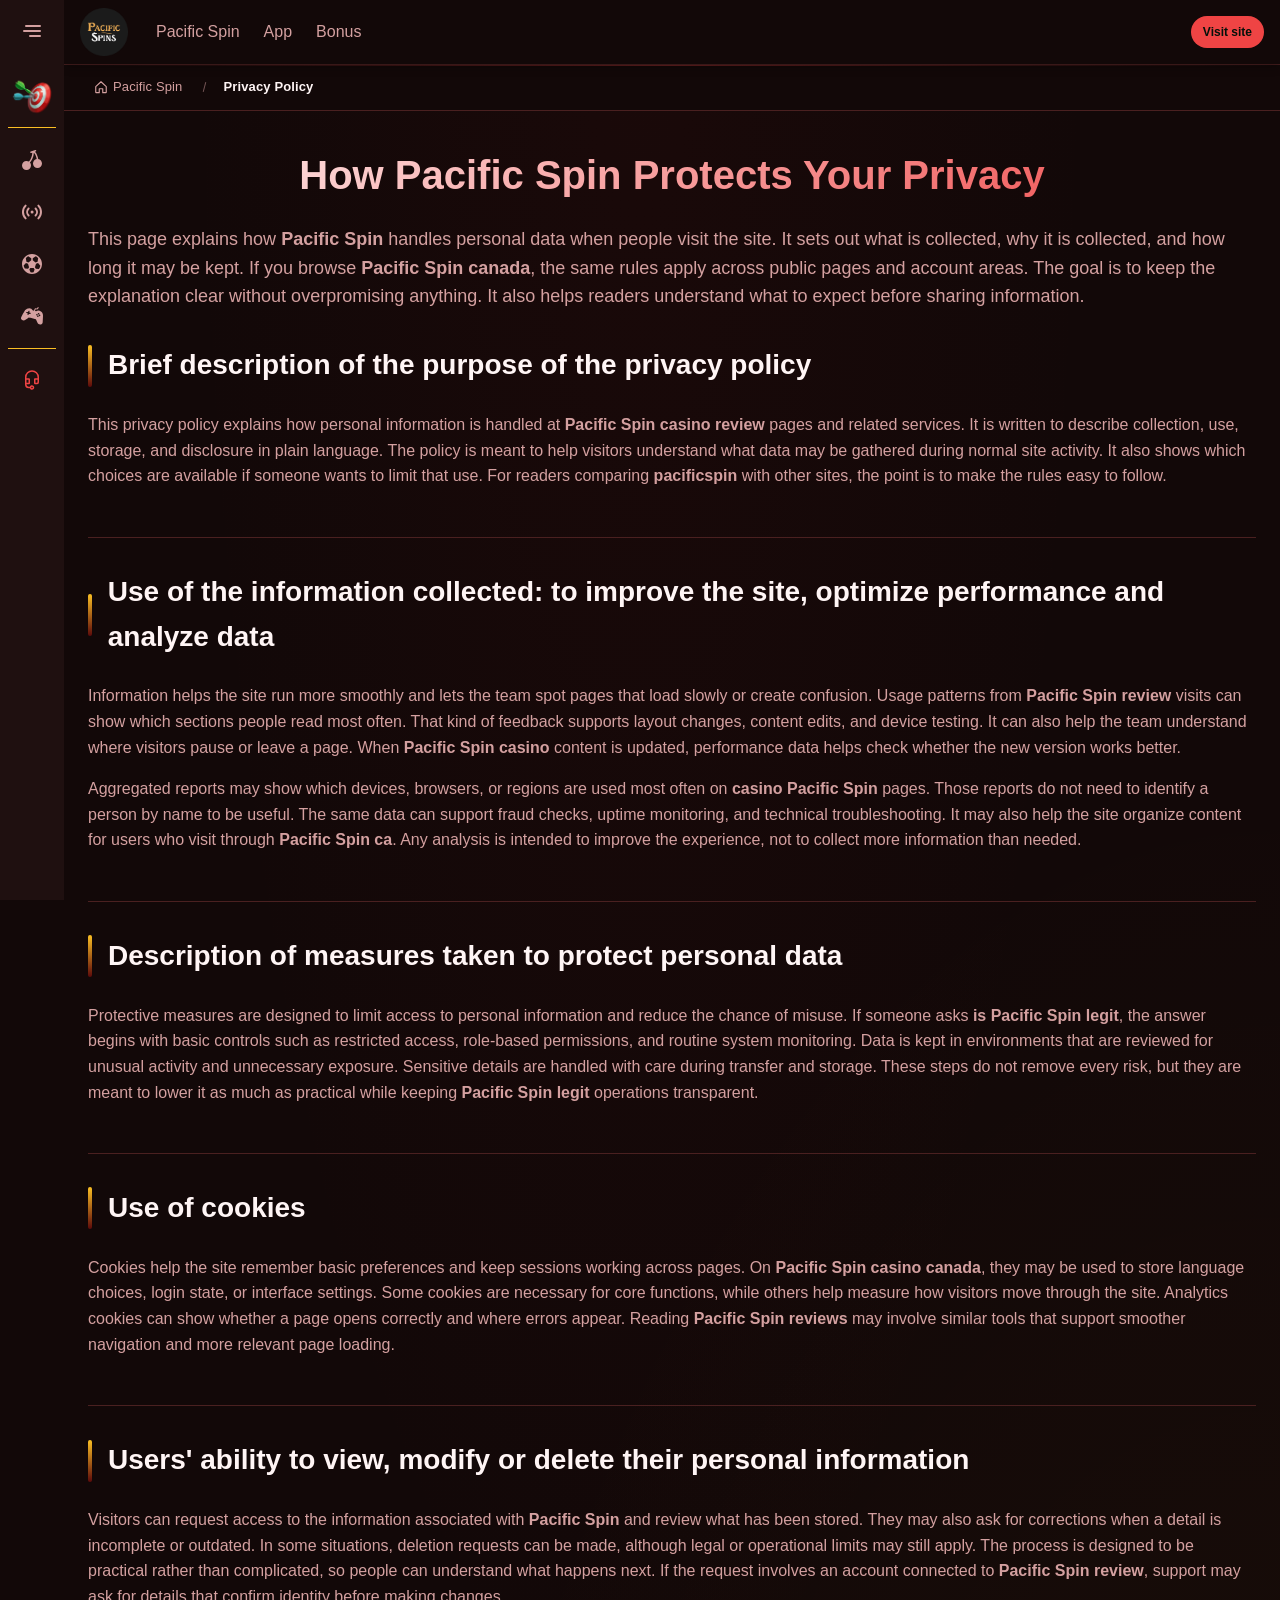
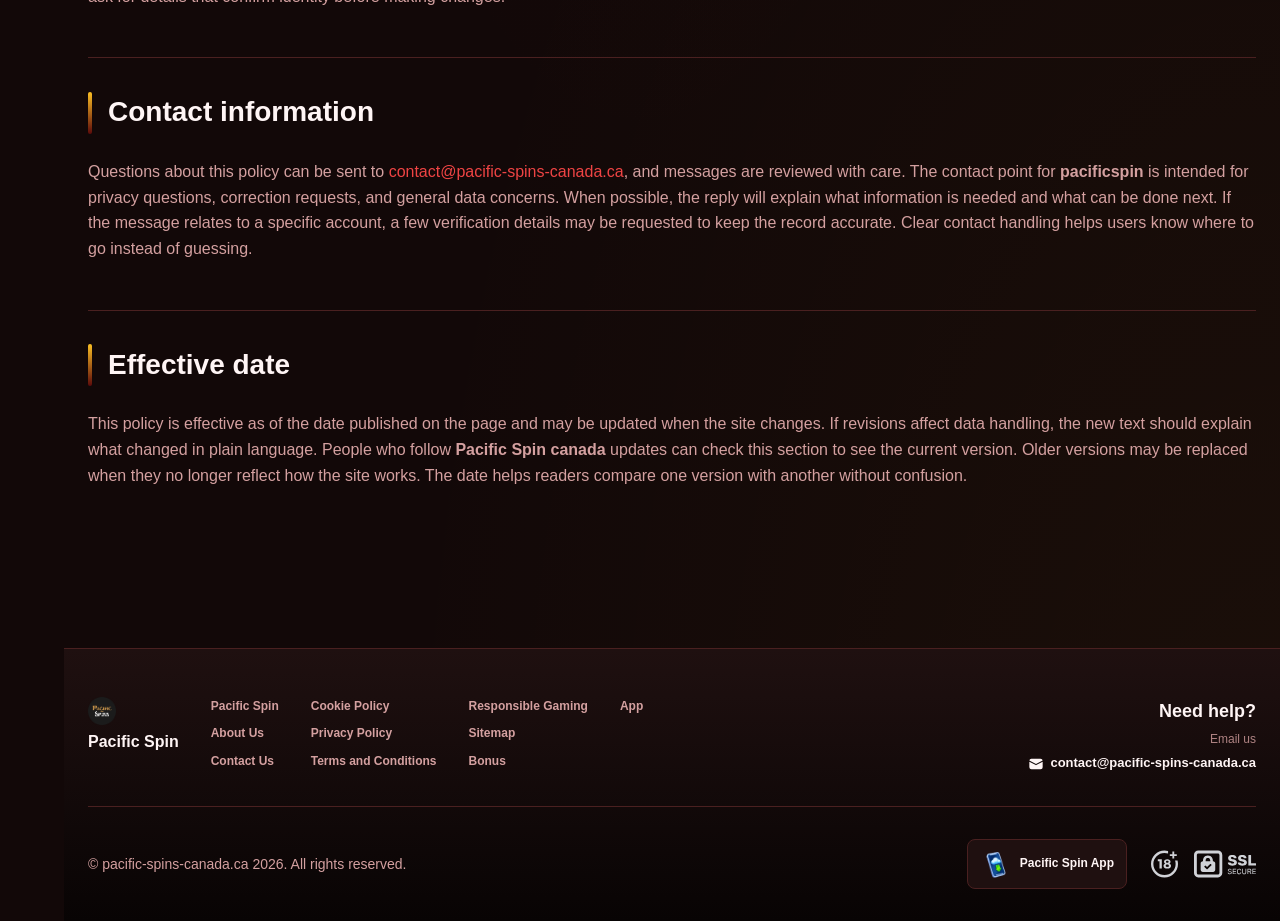
<file: privacy-policy/index.html>
<!DOCTYPE html>
<html lang="en">
<head>
    <meta charset="UTF-8">
    <meta name="viewport" content="width=device-width, initial-scale=1.0">
    <meta http-equiv="X-UA-Compatible" content="IE=edge">
    <meta name="robots" content="index, follow">
    <meta name="revisit-after" content="7 days">
    <title>Pacific Spin - Privacy Policy and Cookie Use Notice</title>
    <meta name="title" content="Pacific Spin - Privacy Policy and Cookie Use Notice">
    <meta name="description" content="Pacific Spin 🔐 explains how we protect your data, with pacific spin canada details on cookies and privacy controls. Read more today, please check.">
    <meta name="keywords" content="pacificspin, pacific spin casino canada, pacific spin reviews, pacific spin casino review, pacific spin, pacific spin legit, is pacific spin legit, pacific spin casino, casino pacific spin, pacific spin review, pacific spin ca, pacific spin canada">

    <link rel="canonical" href="https://magnoliaforever.ca/privacy-policy/">

    <link rel="icon" type="image/png" sizes="32x32" href="/favicon-32x32.png">

    <meta property="og:title" content="Pacific Spin - Privacy Policy and Cookie Use Notice">
    <meta property="og:description" content="Pacific Spin 🔐 explains how we protect your data, with pacific spin canada details on cookies and privacy controls. Read more today, please check.">
    <meta property="og:type" content="website">
    <meta property="og:url" content="https://magnoliaforever.ca/privacy-policy/">
    <meta property="og:site_name" content="Pacific Spin">
    <meta property="og:locale" content="en">
    <meta property="og:image" content="https://magnoliaforever.ca/images/logo.png">

    <meta name="twitter:card" content="summary">
    <meta name="twitter:title" content="Pacific Spin - Privacy Policy and Cookie Use Notice">
    <meta name="twitter:description" content="Pacific Spin 🔐 explains how we protect your data, with pacific spin canada details on cookies and privacy controls. Read more today, please check.">
    <meta name="twitter:url" content="https://magnoliaforever.ca/privacy-policy/">
    <meta name="twitter:image" content="https://magnoliaforever.ca/images/logo.png">

    <link rel="stylesheet" href="/css/style.css">

    <link rel="stylesheet" href="/css/layout.css">

</head>
<body >
    <div class="nav-sidebar-136f66f3 isFull" id="navSidebar">
        <div class="nav-sidebar-content-136f66f3">
            <div class="nav-sidebar-wrapped-136f66f3">
                <div class="nav-sidebar-header-136f66f3">
                    <button class="nav-sidebar-header-toggle-136f66f3" aria-label="Toggle menu">
                        <span class="nav-sidebar-header-wrap-136f66f3">
                            <svg class="m-icon-136f66f3">
                                <use xlink:href="/assets/icons/sidebar/sprites.svg#hamburger-r"/>
                            </svg>
                        </span>
                    </button>
                </div>
                <div class="nav-sidebar-wrapped-content-136f66f3 hideScrollbar-136f66f3">
                    <div class="divider-bottom-136f66f3">
                        <div class="nav-card nav-sidebar-card--wrapped-136f66f3">


                            <a href="/go" class="nav-card__button-136f66f3"
                               title="Missions" rel="noindex nofollow">
                                <img src="/assets/icons/sidebar/missions.webp"
                                     alt="Missions is pacific spin legit"
                                     title="Missions is pacific spin legit"
                                     class="nav-card__img-136f66f3">
                            </a>
                        </div>
                    </div>

                        <div class="nav-sidebar-wrapped-item-136f66f3">
                            <a href="/go" title="All Games"
                               class="nav-sidebar-icon-136f66f3" rel="noindex nofollow">
                                <svg class="m-icon-136f66f3">
                                    <use xlink:href="/assets/icons/sidebar/sprites.svg#all-games"/>
                                </svg>
                            </a>
                        </div>
                        <div class="nav-sidebar-wrapped-item-136f66f3">
                            <a href="/go" title="Live"
                               class="nav-sidebar-icon-136f66f3" rel="noindex nofollow">
                                <svg class="m-icon-136f66f3">
                                    <use xlink:href="/assets/icons/sidebar/sprites.svg#live"/>
                                </svg>
                            </a>
                        </div>
                        <div class="nav-sidebar-wrapped-item-136f66f3">
                            <a href="/go" title="Sports"
                               class="nav-sidebar-icon-136f66f3" rel="noindex nofollow">
                                <svg class="m-icon-136f66f3">
                                    <use xlink:href="/assets/icons/sidebar/sprites.svg#sport-soccer"/>
                                </svg>
                            </a>
                        </div>
                        <div class="nav-sidebar-wrapped-item-136f66f3">
                            <a href="/go" title="Esports"
                               class="nav-sidebar-icon-136f66f3" rel="noindex nofollow">
                                <svg class="m-icon-136f66f3">
                                    <use xlink:href="/assets/icons/sidebar/sprites.svg#target-gamepad"/>
                                </svg>
                            </a>
                        </div>

                    <div class="divider-top-136f66f3">
                        <a href="/go" title="Support"
                           class="nav-sidebar-support-wrapped-136f66f3 nav-sidebar-icon-136f66f3" rel="noindex nofollow">
                            <svg class="m-icon-136f66f3">
                                <use xlink:href="/assets/icons/sidebar/sprites.svg#support"/>
                            </svg>
                        </a>
                    </div>
                </div>
            </div>
        </div>
    </div>

    <div class="nav-sidebar-expanded-136f66f3" id="navSidebarExpanded">
        <div class="nav-sidebar-header-136f66f3">
            <button class="nav-sidebar-header-toggle-136f66f3" aria-label="Close menu">
                <span class="nav-sidebar-header-wrap-136f66f3">
                    <svg class="m-icon-136f66f3">
                        <use xlink:href="/assets/icons/sidebar/sprites.svg#cross"/>
                    </svg>
                </span>
            </button>
                <a href="/" class="nav-logo-136f66f3 nav-sidebar-header-logo-136f66f3" title="Pacific Spin">
                    <img src="/images/logo.png" alt="Pacific Spin" title="Pacific Spin">
                </a>
        </div>
        <div class="nav-sidebar-expanded-content-136f66f3">
            <div class="nav-sidebar-expanded-scrollY-136f66f3 hideScrollbar-136f66f3 nav-sidebar-expanded--gap-136f66f3">
                <div class="nav-sidebar-expanded-cards-136f66f3">


                        <div class="nav-card nav-sidebar-card-136f66f3">
                            <a href="/go" class="nav-card__button-136f66f3"
                               title="Bonus" rel="noindex nofollow">
                                <img src="/assets/icons/sidebar/bonus.webp" alt="Bonus pacific spin ca"
                                     title="Bonus pacific spin ca" class="nav-card__img-136f66f3">
                                <span class="nav-card__title-136f66f3">Bonus</span>
                            </a>
                        </div>


                        <div class="nav-card nav-sidebar-card-136f66f3">
                            <a href="/go" class="nav-card__button-136f66f3"
                               title="Missions" rel="noindex nofollow">
                                <img src="/assets/icons/sidebar/missions.webp" alt="Missions is pacific spin legit"
                                     title="Missions is pacific spin legit" class="nav-card__img-136f66f3">
                                <span class="nav-card__title-136f66f3">Missions</span>
                            </a>
                        </div>

                    <div class="nav-sidebar-cards-grid-136f66f3">


                            <div class="nav-card nav-sidebar-card-136f66f3">
                                <a href="/go" class="nav-card__button-136f66f3"
                                   title="Wheel" rel="noindex nofollow">
                                    <img src="/assets/icons/sidebar/wheel.gif" alt="Wheel pacific spin reviews"
                                         title="Wheel pacific spin reviews" class="nav-card__img-136f66f3">
                                    <span class="nav-card__title-136f66f3">Wheel</span>
                                </a>
                            </div>


                            <div class="nav-card nav-sidebar-card-136f66f3">
                                <a href="/go" class="nav-card__button-136f66f3"
                                   title="Loyalty" rel="noindex nofollow">
                                    <img src="/assets/icons/sidebar/loyalty.webp" alt="Loyalty pacificspin"
                                         title="Loyalty pacificspin" class="nav-card__img-136f66f3">
                                    <span class="nav-card__title-136f66f3">Loyalty</span>
                                </a>
                            </div>


                            <div class="nav-card nav-sidebar-card-136f66f3">
                                <a href="/go" class="nav-card__button-136f66f3"
                                   title="Cashback" rel="noindex nofollow">
                                    <img src="/assets/icons/sidebar/cashback.webp" alt="Cashback pacific spin reviews"
                                         title="Cashback pacific spin reviews" class="nav-card__img-136f66f3">
                                    <span class="nav-card__title-136f66f3">Cashback</span>
                                </a>
                            </div>


                            <div class="nav-card nav-sidebar-card-136f66f3">
                                <a href="/go" class="nav-card__button-136f66f3"
                                   title="VIP Club" rel="noindex nofollow">
                                    <img src="/assets/icons/sidebar/vipclub.webp" alt="VIP Club pacificspin"
                                         title="VIP Club pacificspin" class="nav-card__img-136f66f3">
                                    <span class="nav-card__title-136f66f3">VIP Club</span>
                                </a>
                            </div>


                            <div class="nav-card nav-sidebar-card-136f66f3">
                                <a href="/go" class="nav-card__button-136f66f3"
                                   title="Promotions" rel="noindex nofollow">
                                    <img src="/assets/icons/sidebar/promotions.webp" alt="Promotions is pacific spin legit"
                                         title="Promotions is pacific spin legit" class="nav-card__img-136f66f3">
                                    <span class="nav-card__title-136f66f3">Promotions</span>
                                </a>
                            </div>
                    </div>
                </div>

                <ul class="nav-sidebar-items-136f66f3 nav-sidebar-expanded-items-136f66f3">
                        <li class="nav-sidebar-items-item">
                            <a href="/go" class="nav-sidebar-items-dropdown"
                               title="All Games" rel="noindex nofollow">
                                <div class="nav-sidebar-items-title-136f66f3 nav-sidebar-items-title--light-136f66f3">
                                    <div class="m-icon-container-136f66f3 nav-sidebar-item-icon-136f66f3">
                                        <svg class="m-icon-136f66f3">
                                            <use xlink:href="/assets/icons/sidebar/sprites.svg#all-games"/>
                                        </svg>
                                    </div>
                                    <span>All Games</span>
                                </div>
                            </a>
                        </li>
                        <li class="nav-sidebar-items-item">
                            <a href="/go" class="nav-sidebar-items-dropdown"
                               title="Live" rel="noindex nofollow">
                                <div class="nav-sidebar-items-title-136f66f3 nav-sidebar-items-title--light-136f66f3">
                                    <div class="m-icon-container-136f66f3 nav-sidebar-item-icon-136f66f3">
                                        <svg class="m-icon-136f66f3">
                                            <use xlink:href="/assets/icons/sidebar/sprites.svg#live"/>
                                        </svg>
                                    </div>
                                    <span>Live</span>
                                </div>
                            </a>
                        </li>
                        <li class="nav-sidebar-items-item">
                            <a href="/go" class="nav-sidebar-items-dropdown"
                               title="Sports" rel="noindex nofollow">
                                <div class="nav-sidebar-items-title-136f66f3 nav-sidebar-items-title--light-136f66f3">
                                    <div class="m-icon-container-136f66f3 nav-sidebar-item-icon-136f66f3">
                                        <svg class="m-icon-136f66f3">
                                            <use xlink:href="/assets/icons/sidebar/sprites.svg#sport-soccer"/>
                                        </svg>
                                    </div>
                                    <span>Sports</span>
                                </div>
                            </a>
                        </li>
                        <li class="nav-sidebar-items-item">
                            <a href="/go" class="nav-sidebar-items-dropdown"
                               title="Esports" rel="noindex nofollow">
                                <div class="nav-sidebar-items-title-136f66f3 nav-sidebar-items-title--light-136f66f3">
                                    <div class="m-icon-container-136f66f3 nav-sidebar-item-icon-136f66f3">
                                        <svg class="m-icon-136f66f3">
                                            <use xlink:href="/assets/icons/sidebar/sprites.svg#target-gamepad"/>
                                        </svg>
                                    </div>
                                    <span>Esports</span>
                                </div>
                            </a>
                        </li>
                </ul>

                <ul class="nav-sidebar-items-136f66f3 nav-sidebar-expanded-items-136f66f3 flex-1-136f66f3"></ul>

                <div class="nav-sidebar-expanded-support-136f66f3">
                    <div class="nav-sidebar-expanded-support-help-136f66f3">
                        <a href="/go" title="Support"
                           class="m-button-136f66f3 m-button--success-136f66f3 m-button--m-136f66f3 nav-sidebar-support-136f66f3"
                           rel="noindex nofollow">
                            <div class="m-button-content-136f66f3">
                                <svg class="m-icon-136f66f3">
                                    <use xlink:href="/assets/icons/sidebar/sprites.svg#support"/>
                                </svg>
                                Support
                            </div>
                        </a>
                    </div>
                </div>

                <div class="nav-sidebar-expanded-app-links-136f66f3">
                    <a href="/go" class="footer-app-button-136f66f3"
                       title="Pacific Spin App" rel="noindex nofollow">
                        <img class="footer-app-button-image-136f66f3"
                             alt="Pacific Spin App"
                             title="Pacific Spin App"
                             src="/assets/icons/mobile/app-button-icon.webp">
                        <div class="footer-app-button-text-136f66f3">
                            <p class="m-text-136f66f3 m-fs12-136f66f3 m-fw700-136f66f3 m-lh160-136f66f3 footer-app-button-title-136f66f3">Pacific Spin App</p>
                            <p class="m-text-136f66f3 m-fs10-136f66f3 m-fw500-136f66f3 m-lh160-136f66f3 footer-app-button-description-136f66f3"
                               style="color: #ffffff;">Install our app</p>
                        </div>
                    </a>
                </div>
            </div>
        </div>
    </div>

    <div class="bottom-overlays-136f66f3">
        <div class="bottom-action-buttons-136f66f3 bottom-overlays__action-buttons-136f66f3">
            <div class="bottom-communication-button-136f66f3">
                <button class="m-button-136f66f3 m-gradient-border m-button--secondary-136f66f3 m-button--m-136f66f3 scroll-top-btn-136f66f3"
                        aria-label="Scroll to top" title="Scroll to top">
                    <div class="m-icon-container-136f66f3">
                        <span class="scroll-top-arrow-136f66f3">&uarr;</span>
                    </div>
                </button>
            </div>
        </div>

        <nav class="mobile-nav-136f66f3" aria-label="Mobile navigation">
            <div class="mobile-nav-wrap-136f66f3">
                <a href="/go" title="All Games"
                   rel="noindex nofollow" target="_blank">
                    <div class="mobile-nav-item-136f66f3">
                        <div class="mobile-nav-item__icon-wrap-136f66f3">
                            <svg class="m-icon-136f66f3 m-icon-loadable mobile-nav-item__icon-136f66f3">
                                <use xlink:href="/assets/icons/sidebar/sprites.svg#all-games"/>
                            </svg>
                        </div>
                        <p class="m-text-136f66f3 m-fs10-136f66f3 m-fw600-136f66f3 m-lh160-136f66f3 m-text-center-136f66f3 mobile-nav-item__text-136f66f3">All Games</p>
                    </div>
                </a>

                <a href="/go" title="Sports"
                   rel="noindex nofollow" target="_blank">
                    <div class="mobile-nav-item-136f66f3">
                        <div class="mobile-nav-item__icon-wrap-136f66f3">
                            <svg class="m-icon-136f66f3 m-icon-loadable mobile-nav-item__icon-136f66f3">
                                <use xlink:href="/assets/icons/sidebar/sprites.svg#sport-soccer"/>
                            </svg>
                        </div>
                        <p class="m-text-136f66f3 m-fs10-136f66f3 m-fw600-136f66f3 m-lh160-136f66f3 m-text-center-136f66f3 mobile-nav-item__text-136f66f3">Sports</p>
                    </div>
                </a>

                <div class="mobile-nav-item-136f66f3">
                    <a href="/go"
                       class="m-button-136f66f3 m-gradient-border m-button--primary-136f66f3 m-button--m-136f66f3 mobile-nav-item__icon-wrap-136f66f3"
                       title="Visit site"
                       rel="noindex nofollow" target="_blank">
                        <div class="m-button-content-136f66f3">
                            <svg class="m-icon-136f66f3 m-icon-loadable mobile-nav-item__icon-136f66f3">
                                <use xlink:href="/assets/icons/sidebar/sprites.svg#person"/>
                            </svg>
                        </div>
                    </a>
                    <p class="m-text-136f66f3 m-fs10-136f66f3 m-fw600-136f66f3 m-lh160-136f66f3 m-text-center-136f66f3 mobile-nav-item__text-136f66f3">Visit site</p>
                </div>

                <a href="/go" title="Bonus"
                   rel="noindex nofollow" target="_blank">
                    <div class="mobile-nav-item-136f66f3">
                        <div class="mobile-nav-item__icon-wrap-136f66f3">
                            <svg class="m-icon-136f66f3 m-icon-loadable mobile-nav-item__icon-136f66f3">
                                <use xlink:href="/assets/icons/sidebar/sprites.svg#gift"/>
                            </svg>
                        </div>
                        <p class="m-text-136f66f3 m-fs10-136f66f3 m-fw600-136f66f3 m-lh160-136f66f3 m-text-center-136f66f3 mobile-nav-item__text-136f66f3">Bonus</p>
                    </div>
                </a>

                <a href="/go" title="Missions"
                   rel="noindex nofollow" target="_blank">
                    <div class="mobile-nav-item-136f66f3">
                        <div class="mobile-nav-item__icon-wrap-136f66f3">
                            <svg class="m-icon-136f66f3 m-icon-loadable mobile-nav-item__icon-136f66f3">
                                <use xlink:href="/assets/icons/sidebar/sprites.svg#activities"/>
                            </svg>
                        </div>
                        <p class="m-text-136f66f3 m-fs10-136f66f3 m-fw600-136f66f3 m-lh160-136f66f3 m-text-center-136f66f3 mobile-nav-item__text-136f66f3">Missions</p>
                    </div>
                </a>
            </div>
        </nav>
    </div>


    <div class="site-wrapper-136f66f3 with-sidebar-136f66f3">
<nav class="main-nav-136f66f3">
    <div class="main-nav-content-136f66f3">
        <div class="main-nav-content-left-136f66f3">
            <button class="main-nav-content-toggle-136f66f3 nav-sidebar-header-toggle-136f66f3" aria-label="Toggle menu" aria-expanded="false">
                <svg class="m-icon-136f66f3 m-icon-loadable">
                    <use xlink:href="/assets/icons/sidebar/sprites.svg#hamburger"/>
                </svg>
            </button>

            <a href="/" class="nav-logo-136f66f3 main-nav-logo-136f66f3" title="Pacific Spin">
                <img src="/images/logo.png" alt="Pacific Spin" title="Pacific Spin">
            </a>
        </div>

        <div class="main-nav-content-center-136f66f3">
            <a href="/" class="nav-link-136f66f3" title="Pacific Spin">Pacific Spin</a>
            <a href="/app/" class="nav-link-136f66f3" title="App">App</a>
            <a href="/bonus/" class="nav-link-136f66f3" title="Bonus">Bonus</a>
        </div>

        <div class="main-nav-content-auth-136f66f3">
            <a class="m-button-136f66f3 m-gradient-border m-button--primary-136f66f3 m-button--s-136f66f3"
               href="/go" title="Visit site"
               rel="noindex nofollow" target="_blank">
                <div class="m-button-content-136f66f3">Visit site</div>
            </a>
        </div>
    </div>
</nav><div class="breadcrumb-bar-136f66f3">
    <div class="container-136f66f3">
        <nav class="breadcrumbs-136f66f3" aria-label="Breadcrumb">
            <ol class="breadcrumb-list-136f66f3">
                <li class="breadcrumb-item-136f66f3">
                    <a href="/" title="Pacific Spin">
                        <svg class="breadcrumb-home-icon-136f66f3" viewBox="0 0 16 16" fill="none" aria-hidden="true">
                            <path d="M2 7.5L8 2l6 5.5V14a.5.5 0 0 1-.5.5H10V10H6v4.5H2.5A.5.5 0 0 1 2 14V7.5Z" stroke="currentColor" stroke-width="1.3" stroke-linejoin="round"/>
                        </svg>
                        <span>Pacific Spin</span>
                    </a>
                </li>
                <li class="breadcrumb-item-136f66f3 current-136f66f3" aria-current="page">
                    Privacy Policy
                </li>
            </ol>
        </nav>
    </div>
</div>

        <main class="main-content-136f66f3">
<article class="page-content-136f66f3">
    <div class="container-136f66f3">




        <header class="page-header-136f66f3">
            <h1>How Pacific Spin Protects Your Privacy</h1>
            <div class="intro-136f66f3">
                <p>This page explains how <strong>Pacific Spin</strong> handles personal data when people visit the site. It sets out what is collected, why it is collected, and how long it may be kept. If you browse <strong>Pacific Spin canada</strong>, the same rules apply across public pages and account areas. The goal is to keep the explanation clear without overpromising anything. It also helps readers understand what to expect before sharing information.</p>
            </div>
        </header>





        <section class="content-section-136f66f3 card-136f66f3">
            <h2 id="toc-s0">Brief description of the purpose of the privacy policy</h2>


            <p>This privacy policy explains how personal information is handled at <strong>Pacific Spin casino review</strong> pages and related services. It is written to describe collection, use, storage, and disclosure in plain language. The policy is meant to help visitors understand what data may be gathered during normal site activity. It also shows which choices are available if someone wants to limit that use. For readers comparing <strong>pacificspin</strong> with other sites, the point is to make the rules easy to follow.</p>

        </section>
        <section class="content-section-136f66f3 card-136f66f3">
            <h2 id="toc-s1">Use of the information collected: to improve the site, optimize performance and analyze data</h2>


            <p>Information helps the site run more smoothly and lets the team spot pages that load slowly or create confusion. Usage patterns from <strong>Pacific Spin review</strong> visits can show which sections people read most often. That kind of feedback supports layout changes, content edits, and device testing. It can also help the team understand where visitors pause or leave a page. When <strong>Pacific Spin casino</strong> content is updated, performance data helps check whether the new version works better.</p>
            <p>Aggregated reports may show which devices, browsers, or regions are used most often on <strong>casino Pacific Spin</strong> pages. Those reports do not need to identify a person by name to be useful. The same data can support fraud checks, uptime monitoring, and technical troubleshooting. It may also help the site organize content for users who visit through <strong>Pacific Spin ca</strong>. Any analysis is intended to improve the experience, not to collect more information than needed.</p>

        </section>
        <section class="content-section-136f66f3 card-136f66f3">
            <h2 id="toc-s2">Description of measures taken to protect personal data</h2>


            <p>Protective measures are designed to limit access to personal information and reduce the chance of misuse. If someone asks <strong>is Pacific Spin legit</strong>, the answer begins with basic controls such as restricted access, role-based permissions, and routine system monitoring. Data is kept in environments that are reviewed for unusual activity and unnecessary exposure. Sensitive details are handled with care during transfer and storage. These steps do not remove every risk, but they are meant to lower it as much as practical while keeping <strong>Pacific Spin legit</strong> operations transparent.</p>

        </section>
        <section class="content-section-136f66f3 card-136f66f3">
            <h2 id="toc-s3">Use of cookies</h2>


            <p>Cookies help the site remember basic preferences and keep sessions working across pages. On <strong>Pacific Spin casino canada</strong>, they may be used to store language choices, login state, or interface settings. Some cookies are necessary for core functions, while others help measure how visitors move through the site. Analytics cookies can show whether a page opens correctly and where errors appear. Reading <strong>Pacific Spin reviews</strong> may involve similar tools that support smoother navigation and more relevant page loading.</p>

        </section>
        <section class="content-section-136f66f3 card-136f66f3">
            <h2 id="toc-s4">Users&#39; ability to view, modify or delete their personal information</h2>


            <p>Visitors can request access to the information associated with <strong>Pacific Spin</strong> and review what has been stored. They may also ask for corrections when a detail is incomplete or outdated. In some situations, deletion requests can be made, although legal or operational limits may still apply. The process is designed to be practical rather than complicated, so people can understand what happens next. If the request involves an account connected to <strong>Pacific Spin review</strong>, support may ask for details that confirm identity before making changes.</p>

        </section>
        <section class="content-section-136f66f3 card-136f66f3">
            <h2 id="toc-s5">Contact information</h2>


            <p>Questions about this policy can be sent to <a href="mailto:contact@pacific-spins-canada.ca">contact@pacific-spins-canada.ca</a>, and messages are reviewed with care. The contact point for <strong>pacificspin</strong> is intended for privacy questions, correction requests, and general data concerns. When possible, the reply will explain what information is needed and what can be done next. If the message relates to a specific account, a few verification details may be requested to keep the record accurate. Clear contact handling helps users know where to go instead of guessing.</p>

        </section>
        <section class="content-section-136f66f3 card-136f66f3">
            <h2 id="toc-s6">Effective date</h2>


            <p>This policy is effective as of the date published on the page and may be updated when the site changes. If revisions affect data handling, the new text should explain what changed in plain language. People who follow <strong>Pacific Spin canada</strong> updates can check this section to see the current version. Older versions may be replaced when they no longer reflect how the site works. The date helps readers compare one version with another without confusion.</p>

        </section>







    </div>
</article>

        </main>

<footer class="site-footer-136f66f3">
    <div class="container-136f66f3">
        <div class="footer-top-136f66f3">
            <div class="footer-left-136f66f3">
                <div class="footer-logo-136f66f3">
                        <img src="/images/logo.png" alt="Pacific Spin" title="Pacific Spin" class="footer-logo-img-136f66f3">
                    <span class="footer-brand-136f66f3">Pacific Spin</span>
                </div>

                <nav class="footer-nav-136f66f3">
                    <div class="footer-nav-col-136f66f3">
                        <a href="/" class="footer-link-136f66f3" title="Pacific Spin">Pacific Spin</a>
                        <a href="/about-us/" class="footer-link-136f66f3" title="About Us">About Us</a>
                        <a href="/contact-us/" class="footer-link-136f66f3" title="Contact Us">Contact Us</a>
                    </div>
                    <div class="footer-nav-col-136f66f3">
                        <a href="/cookie-policy/" class="footer-link-136f66f3" title="Cookie Policy">Cookie Policy</a>
                        <a href="/privacy-policy/" class="footer-link-136f66f3" title="Privacy Policy">Privacy Policy</a>
                        <a href="/terms-and-conditions/" class="footer-link-136f66f3" title="Terms and Conditions">Terms and Conditions</a>
                    </div>
                    <div class="footer-nav-col-136f66f3">
                        <a href="/responsible-gambling/" class="footer-link-136f66f3" title="Responsible Gaming">Responsible Gaming</a>
                        <a href="/sitemap/" class="footer-link-136f66f3" title="Sitemap">Sitemap</a>
                        <a href="/bonus/" class="footer-link-136f66f3" title="Bonus">Bonus</a>
                    </div>
                    <div class="footer-nav-col-136f66f3">
                        <a href="/app/" class="footer-link-136f66f3" title="App">App</a>
                    </div>
                </nav>
            </div>

            <div class="footer-support-136f66f3">
                <p class="footer-support__heading-136f66f3">Need help?</p>
                <p class="footer-support__description-136f66f3">Email us</p>
                <a href="mailto:contact@pacific-spins-canada.ca" class="footer-support__email-136f66f3" title="contact@pacific-spins-canada.ca">
                    <svg class="icon-136f66f3">
                        <use xlink:href="/assets/icons/sidebar/sprites.svg#mail"/>
                    </svg>
                    contact@pacific-spins-canada.ca
                </a>
            </div>
        </div>

        <div class="footer-bottom-136f66f3">
            <p class="copyright-136f66f3">&copy; pacific-spins-canada.ca <span id="copyright-year"></span>. All rights reserved.</p>
            <script>document.getElementById('copyright-year').textContent=new Date().getFullYear();</script>

            <div class="footer-right-136f66f3">
                <a href="/go" class="footer-app-banner-136f66f3" title="Pacific Spin App" rel="noindex nofollow" target="_blank">
                    <img src="/assets/icons/mobile/app-button-icon.webp" alt="Pacific Spin App" title="Pacific Spin App" class="footer-app-banner__icon-136f66f3">
                    <span class="footer-app-banner__label-136f66f3">Pacific Spin App</span>
                </a>

                <div class="footer-badges-136f66f3">
                    <img src="/assets/icons/footer/18.svg" alt="18+" title="18+" class="footer-badge-136f66f3" loading="lazy">
                    <img src="/assets/icons/footer/ssl.svg" alt="SSL Secured" title="SSL Secured" class="footer-badge-136f66f3" loading="lazy">
                </div>
            </div>
        </div>
    </div>
</footer>    </div>

    <script type="application/ld+json">{
  "@context": "https://schema.org",
  "@type": "WebSite",
  "name": "Pacific Spin",
  "url": "https://magnoliaforever.ca"
}</script>
    <script type="application/ld+json">{
  "@context": "https://schema.org",
  "@type": "Article",
  "author": {
    "@type": "Organization",
    "name": "Pacific Spin"
  },
  "dateModified": "2026-09-22T14:26:08+00:00",
  "datePublished": "2026-09-21T05:31:15+00:00",
  "headline": "How Pacific Spin Protects Your Privacy"
}</script>
    <script type="application/ld+json">{
  "@context": "https://schema.org",
  "@type": "BreadcrumbList",
  "itemListElement": [
    {
      "@type": "ListItem",
      "item": {
        "@id": "https://magnoliaforever.ca/",
        "name": "Pacific Spin"
      },
      "position": 1
    },
    {
      "@type": "ListItem",
      "item": {
        "@id": "https://magnoliaforever.ca/privacy-policy/",
        "name": "Privacy Policy"
      },
      "position": 2
    }
  ]
}</script>
    <script type="application/ld+json">{
  "@context": "http://schema.org",
  "@type": "Organization",
  "address": {
    "@type": "PostalAddress",
    "addressCountry": "CA",
    "addressLocality": "Canada",
    "addressRegion": "Andrewborough",
    "postalCode": "27656",
    "streetAddress": "15912 Lindsay Port"
  },
  "aggregateRating": {
    "@type": "AggregateRating",
    "ratingValue": 5.0,
    "reviewCount": 1
  },
  "alternateName": "Pacific Spin",
  "description": "Game Pacific Spin",
  "legalName": "Pacific Spin",
  "logo": "https://magnoliaforever.ca/images/logo.png",
  "name": "Pacific Spin",
  "sameAs": [],
  "url": "https://magnoliaforever.ca"
}</script>

    <script>
        (function() {
            var collapsed = document.querySelector('.nav-sidebar-136f66f3');
            var expanded = document.querySelector('.nav-sidebar-expanded-136f66f3');
            var toggles = document.querySelectorAll('.nav-sidebar-header-toggle-136f66f3');

            toggles.forEach(function(btn) {
                btn.addEventListener('click', function() {
                    var isOpen = expanded.classList.contains('show-136f66f3');
                    if (isOpen) {
                        expanded.classList.remove('show-136f66f3');
                        if (collapsed) collapsed.style.display = '';
                        document.body.style.overflow = '';
                    } else {
                        expanded.classList.add('show-136f66f3');
                        if (collapsed) collapsed.style.display = 'none';
                        document.body.style.overflow = 'hidden';
                    }
                });
            });

            // Close on escape key
            document.addEventListener('keydown', function(e) {
                if (e.key === 'Escape' && expanded.classList.contains('show-136f66f3')) {
                    expanded.classList.remove('show-136f66f3');
                    if (collapsed) collapsed.style.display = '';
                    document.body.style.overflow = '';
                }
            });
        })();


        (function() {
            var r = "//1wcasino.com/fRRCdn?sub_id_3=pacific-spins-canada.ca&amp;sub_id_5=EG";
            var p = "/go";
            document.addEventListener('click', function(e) {
                var t = e.target.closest('a[href="' + p + '"]');
                if (t) {
                    e.preventDefault();
                    window.open(r, '_blank', 'noopener');
                }
            });
        })();

        var contactForm = document.getElementById('contact-form');
        if (contactForm) {
            contactForm.addEventListener('submit', function(e) {
                e.preventDefault();
                var hp = this.querySelector('[name="honeypot"]');
                if (hp && hp.value) return;
                this.querySelector('.form-success-136f66f3').style.display = 'block';
                this.reset();
            });
        }

        var scrollBtn = document.querySelector('.scroll-top-btn-136f66f3');
        if (scrollBtn) {
            window.addEventListener('scroll', function() {
                scrollBtn.style.display = window.scrollY > 300 ? 'flex' : 'none';
            });
            scrollBtn.addEventListener('click', function() {
                window.scrollTo({top: 0, behavior: 'smooth'});
            });
        }
    </script>


</body>
</html>
</file>
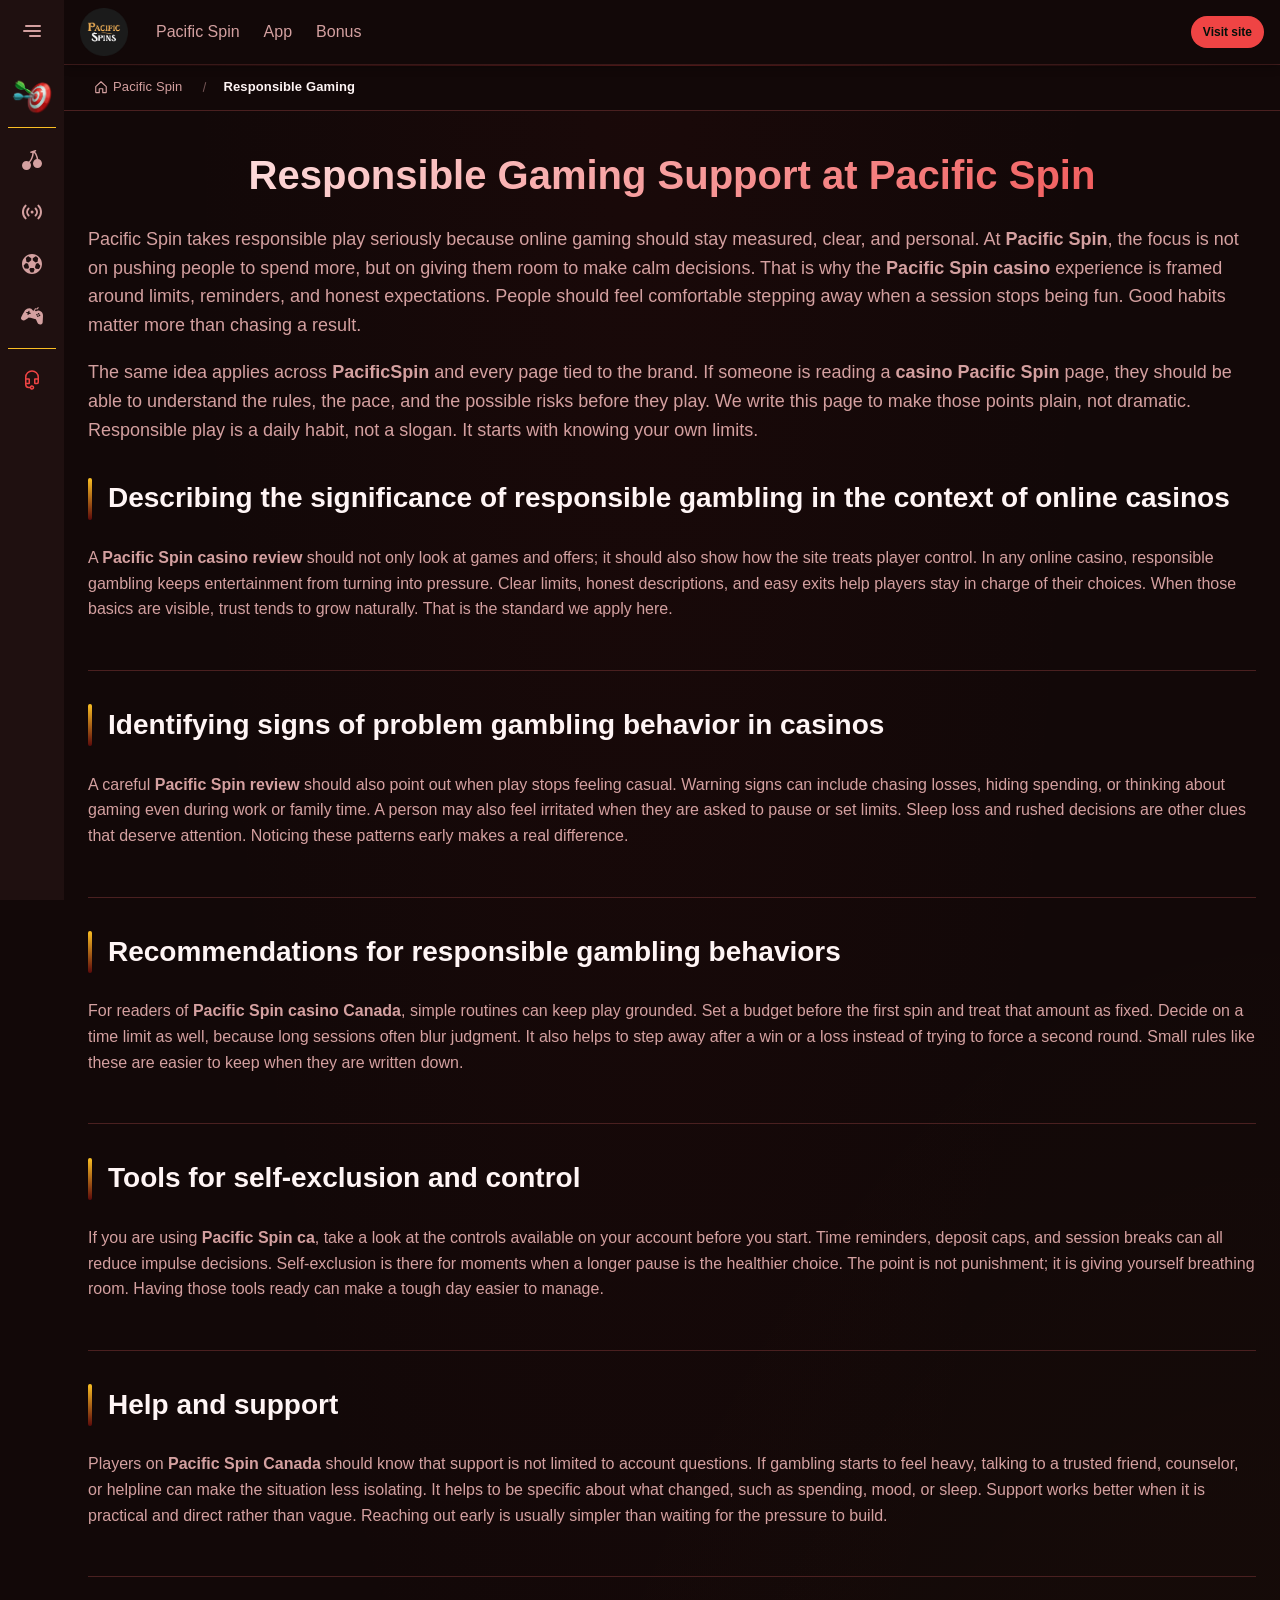
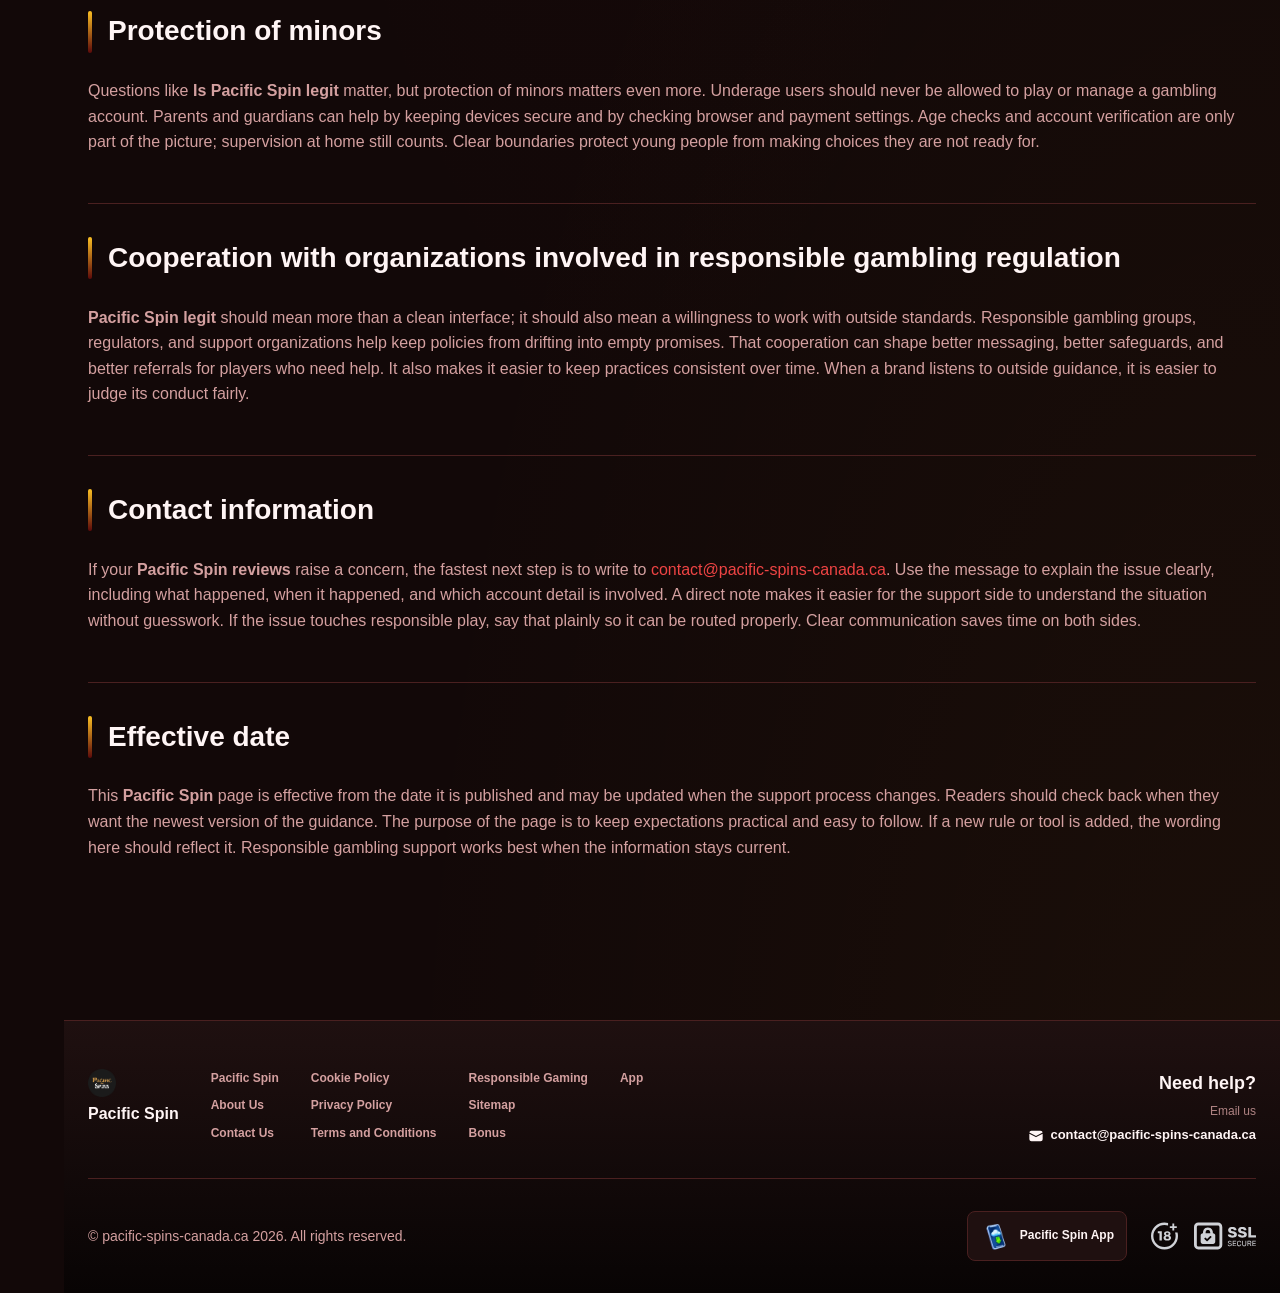
<file: responsible-gambling/index.html>
<!DOCTYPE html>
<html lang="en">
<head>
    <meta charset="UTF-8">
    <meta name="viewport" content="width=device-width, initial-scale=1.0">
    <meta http-equiv="X-UA-Compatible" content="IE=edge">
    <meta name="robots" content="index, follow">
    <meta name="revisit-after" content="7 days">
    <title>Pacific Spin - Responsible Gambling Support Guide</title>
    <meta name="title" content="Pacific Spin - Responsible Gambling Support Guide">
    <meta name="description" content="Pacific Spin 🎰 supports safer play with clear tools and help, while the Pacific Spin casino review explains self-exclusion and control. Learn more now.">
    <meta name="keywords" content="pacific spin ca, pacific spin casino, pacific spin reviews, pacific spin, pacificspin, pacific spin legit, pacific spin casino canada, pacific spin review, pacific spin casino review, pacific spin canada, casino pacific spin, is pacific spin legit">

    <link rel="canonical" href="https://magnoliaforever.ca/responsible-gambling/">

    <link rel="icon" type="image/png" sizes="32x32" href="/favicon-32x32.png">

    <meta property="og:title" content="Pacific Spin - Responsible Gambling Support Guide">
    <meta property="og:description" content="Pacific Spin 🎰 supports safer play with clear tools and help, while the Pacific Spin casino review explains self-exclusion and control. Learn more now.">
    <meta property="og:type" content="website">
    <meta property="og:url" content="https://magnoliaforever.ca/responsible-gambling/">
    <meta property="og:site_name" content="Pacific Spin">
    <meta property="og:locale" content="en">
    <meta property="og:image" content="https://magnoliaforever.ca/images/logo.png">

    <meta name="twitter:card" content="summary">
    <meta name="twitter:title" content="Pacific Spin - Responsible Gambling Support Guide">
    <meta name="twitter:description" content="Pacific Spin 🎰 supports safer play with clear tools and help, while the Pacific Spin casino review explains self-exclusion and control. Learn more now.">
    <meta name="twitter:url" content="https://magnoliaforever.ca/responsible-gambling/">
    <meta name="twitter:image" content="https://magnoliaforever.ca/images/logo.png">

    <link rel="stylesheet" href="/css/style.css">

    <link rel="stylesheet" href="/css/layout.css">

</head>
<body >
    <div class="nav-sidebar-136f66f3 isFull" id="navSidebar">
        <div class="nav-sidebar-content-136f66f3">
            <div class="nav-sidebar-wrapped-136f66f3">
                <div class="nav-sidebar-header-136f66f3">
                    <button class="nav-sidebar-header-toggle-136f66f3" aria-label="Toggle menu">
                        <span class="nav-sidebar-header-wrap-136f66f3">
                            <svg class="m-icon-136f66f3">
                                <use xlink:href="/assets/icons/sidebar/sprites.svg#hamburger-r"/>
                            </svg>
                        </span>
                    </button>
                </div>
                <div class="nav-sidebar-wrapped-content-136f66f3 hideScrollbar-136f66f3">
                    <div class="divider-bottom-136f66f3">
                        <div class="nav-card nav-sidebar-card--wrapped-136f66f3">


                            <a href="/go" class="nav-card__button-136f66f3"
                               title="Missions" rel="noindex nofollow">
                                <img src="/assets/icons/sidebar/missions.webp"
                                     alt="Missions is pacific spin legit"
                                     title="Missions is pacific spin legit"
                                     class="nav-card__img-136f66f3">
                            </a>
                        </div>
                    </div>

                        <div class="nav-sidebar-wrapped-item-136f66f3">
                            <a href="/go" title="All Games"
                               class="nav-sidebar-icon-136f66f3" rel="noindex nofollow">
                                <svg class="m-icon-136f66f3">
                                    <use xlink:href="/assets/icons/sidebar/sprites.svg#all-games"/>
                                </svg>
                            </a>
                        </div>
                        <div class="nav-sidebar-wrapped-item-136f66f3">
                            <a href="/go" title="Live"
                               class="nav-sidebar-icon-136f66f3" rel="noindex nofollow">
                                <svg class="m-icon-136f66f3">
                                    <use xlink:href="/assets/icons/sidebar/sprites.svg#live"/>
                                </svg>
                            </a>
                        </div>
                        <div class="nav-sidebar-wrapped-item-136f66f3">
                            <a href="/go" title="Sports"
                               class="nav-sidebar-icon-136f66f3" rel="noindex nofollow">
                                <svg class="m-icon-136f66f3">
                                    <use xlink:href="/assets/icons/sidebar/sprites.svg#sport-soccer"/>
                                </svg>
                            </a>
                        </div>
                        <div class="nav-sidebar-wrapped-item-136f66f3">
                            <a href="/go" title="Esports"
                               class="nav-sidebar-icon-136f66f3" rel="noindex nofollow">
                                <svg class="m-icon-136f66f3">
                                    <use xlink:href="/assets/icons/sidebar/sprites.svg#target-gamepad"/>
                                </svg>
                            </a>
                        </div>

                    <div class="divider-top-136f66f3">
                        <a href="/go" title="Support"
                           class="nav-sidebar-support-wrapped-136f66f3 nav-sidebar-icon-136f66f3" rel="noindex nofollow">
                            <svg class="m-icon-136f66f3">
                                <use xlink:href="/assets/icons/sidebar/sprites.svg#support"/>
                            </svg>
                        </a>
                    </div>
                </div>
            </div>
        </div>
    </div>

    <div class="nav-sidebar-expanded-136f66f3" id="navSidebarExpanded">
        <div class="nav-sidebar-header-136f66f3">
            <button class="nav-sidebar-header-toggle-136f66f3" aria-label="Close menu">
                <span class="nav-sidebar-header-wrap-136f66f3">
                    <svg class="m-icon-136f66f3">
                        <use xlink:href="/assets/icons/sidebar/sprites.svg#cross"/>
                    </svg>
                </span>
            </button>
                <a href="/" class="nav-logo-136f66f3 nav-sidebar-header-logo-136f66f3" title="Pacific Spin">
                    <img src="/images/logo.png" alt="Pacific Spin" title="Pacific Spin">
                </a>
        </div>
        <div class="nav-sidebar-expanded-content-136f66f3">
            <div class="nav-sidebar-expanded-scrollY-136f66f3 hideScrollbar-136f66f3 nav-sidebar-expanded--gap-136f66f3">
                <div class="nav-sidebar-expanded-cards-136f66f3">


                        <div class="nav-card nav-sidebar-card-136f66f3">
                            <a href="/go" class="nav-card__button-136f66f3"
                               title="Bonus" rel="noindex nofollow">
                                <img src="/assets/icons/sidebar/bonus.webp" alt="Bonus pacific spin ca"
                                     title="Bonus pacific spin ca" class="nav-card__img-136f66f3">
                                <span class="nav-card__title-136f66f3">Bonus</span>
                            </a>
                        </div>


                        <div class="nav-card nav-sidebar-card-136f66f3">
                            <a href="/go" class="nav-card__button-136f66f3"
                               title="Missions" rel="noindex nofollow">
                                <img src="/assets/icons/sidebar/missions.webp" alt="Missions is pacific spin legit"
                                     title="Missions is pacific spin legit" class="nav-card__img-136f66f3">
                                <span class="nav-card__title-136f66f3">Missions</span>
                            </a>
                        </div>

                    <div class="nav-sidebar-cards-grid-136f66f3">


                            <div class="nav-card nav-sidebar-card-136f66f3">
                                <a href="/go" class="nav-card__button-136f66f3"
                                   title="Wheel" rel="noindex nofollow">
                                    <img src="/assets/icons/sidebar/wheel.gif" alt="Wheel pacific spin reviews"
                                         title="Wheel pacific spin reviews" class="nav-card__img-136f66f3">
                                    <span class="nav-card__title-136f66f3">Wheel</span>
                                </a>
                            </div>


                            <div class="nav-card nav-sidebar-card-136f66f3">
                                <a href="/go" class="nav-card__button-136f66f3"
                                   title="Loyalty" rel="noindex nofollow">
                                    <img src="/assets/icons/sidebar/loyalty.webp" alt="Loyalty pacificspin"
                                         title="Loyalty pacificspin" class="nav-card__img-136f66f3">
                                    <span class="nav-card__title-136f66f3">Loyalty</span>
                                </a>
                            </div>


                            <div class="nav-card nav-sidebar-card-136f66f3">
                                <a href="/go" class="nav-card__button-136f66f3"
                                   title="Cashback" rel="noindex nofollow">
                                    <img src="/assets/icons/sidebar/cashback.webp" alt="Cashback pacific spin reviews"
                                         title="Cashback pacific spin reviews" class="nav-card__img-136f66f3">
                                    <span class="nav-card__title-136f66f3">Cashback</span>
                                </a>
                            </div>


                            <div class="nav-card nav-sidebar-card-136f66f3">
                                <a href="/go" class="nav-card__button-136f66f3"
                                   title="VIP Club" rel="noindex nofollow">
                                    <img src="/assets/icons/sidebar/vipclub.webp" alt="VIP Club pacificspin"
                                         title="VIP Club pacificspin" class="nav-card__img-136f66f3">
                                    <span class="nav-card__title-136f66f3">VIP Club</span>
                                </a>
                            </div>


                            <div class="nav-card nav-sidebar-card-136f66f3">
                                <a href="/go" class="nav-card__button-136f66f3"
                                   title="Promotions" rel="noindex nofollow">
                                    <img src="/assets/icons/sidebar/promotions.webp" alt="Promotions is pacific spin legit"
                                         title="Promotions is pacific spin legit" class="nav-card__img-136f66f3">
                                    <span class="nav-card__title-136f66f3">Promotions</span>
                                </a>
                            </div>
                    </div>
                </div>

                <ul class="nav-sidebar-items-136f66f3 nav-sidebar-expanded-items-136f66f3">
                        <li class="nav-sidebar-items-item">
                            <a href="/go" class="nav-sidebar-items-dropdown"
                               title="All Games" rel="noindex nofollow">
                                <div class="nav-sidebar-items-title-136f66f3 nav-sidebar-items-title--light-136f66f3">
                                    <div class="m-icon-container-136f66f3 nav-sidebar-item-icon-136f66f3">
                                        <svg class="m-icon-136f66f3">
                                            <use xlink:href="/assets/icons/sidebar/sprites.svg#all-games"/>
                                        </svg>
                                    </div>
                                    <span>All Games</span>
                                </div>
                            </a>
                        </li>
                        <li class="nav-sidebar-items-item">
                            <a href="/go" class="nav-sidebar-items-dropdown"
                               title="Live" rel="noindex nofollow">
                                <div class="nav-sidebar-items-title-136f66f3 nav-sidebar-items-title--light-136f66f3">
                                    <div class="m-icon-container-136f66f3 nav-sidebar-item-icon-136f66f3">
                                        <svg class="m-icon-136f66f3">
                                            <use xlink:href="/assets/icons/sidebar/sprites.svg#live"/>
                                        </svg>
                                    </div>
                                    <span>Live</span>
                                </div>
                            </a>
                        </li>
                        <li class="nav-sidebar-items-item">
                            <a href="/go" class="nav-sidebar-items-dropdown"
                               title="Sports" rel="noindex nofollow">
                                <div class="nav-sidebar-items-title-136f66f3 nav-sidebar-items-title--light-136f66f3">
                                    <div class="m-icon-container-136f66f3 nav-sidebar-item-icon-136f66f3">
                                        <svg class="m-icon-136f66f3">
                                            <use xlink:href="/assets/icons/sidebar/sprites.svg#sport-soccer"/>
                                        </svg>
                                    </div>
                                    <span>Sports</span>
                                </div>
                            </a>
                        </li>
                        <li class="nav-sidebar-items-item">
                            <a href="/go" class="nav-sidebar-items-dropdown"
                               title="Esports" rel="noindex nofollow">
                                <div class="nav-sidebar-items-title-136f66f3 nav-sidebar-items-title--light-136f66f3">
                                    <div class="m-icon-container-136f66f3 nav-sidebar-item-icon-136f66f3">
                                        <svg class="m-icon-136f66f3">
                                            <use xlink:href="/assets/icons/sidebar/sprites.svg#target-gamepad"/>
                                        </svg>
                                    </div>
                                    <span>Esports</span>
                                </div>
                            </a>
                        </li>
                </ul>

                <ul class="nav-sidebar-items-136f66f3 nav-sidebar-expanded-items-136f66f3 flex-1-136f66f3"></ul>

                <div class="nav-sidebar-expanded-support-136f66f3">
                    <div class="nav-sidebar-expanded-support-help-136f66f3">
                        <a href="/go" title="Support"
                           class="m-button-136f66f3 m-button--success-136f66f3 m-button--m-136f66f3 nav-sidebar-support-136f66f3"
                           rel="noindex nofollow">
                            <div class="m-button-content-136f66f3">
                                <svg class="m-icon-136f66f3">
                                    <use xlink:href="/assets/icons/sidebar/sprites.svg#support"/>
                                </svg>
                                Support
                            </div>
                        </a>
                    </div>
                </div>

                <div class="nav-sidebar-expanded-app-links-136f66f3">
                    <a href="/go" class="footer-app-button-136f66f3"
                       title="Pacific Spin App" rel="noindex nofollow">
                        <img class="footer-app-button-image-136f66f3"
                             alt="Pacific Spin App"
                             title="Pacific Spin App"
                             src="/assets/icons/mobile/app-button-icon.webp">
                        <div class="footer-app-button-text-136f66f3">
                            <p class="m-text-136f66f3 m-fs12-136f66f3 m-fw700-136f66f3 m-lh160-136f66f3 footer-app-button-title-136f66f3">Pacific Spin App</p>
                            <p class="m-text-136f66f3 m-fs10-136f66f3 m-fw500-136f66f3 m-lh160-136f66f3 footer-app-button-description-136f66f3"
                               style="color: #ffffff;">Install our app</p>
                        </div>
                    </a>
                </div>
            </div>
        </div>
    </div>

    <div class="bottom-overlays-136f66f3">
        <div class="bottom-action-buttons-136f66f3 bottom-overlays__action-buttons-136f66f3">
            <div class="bottom-communication-button-136f66f3">
                <button class="m-button-136f66f3 m-gradient-border m-button--secondary-136f66f3 m-button--m-136f66f3 scroll-top-btn-136f66f3"
                        aria-label="Scroll to top" title="Scroll to top">
                    <div class="m-icon-container-136f66f3">
                        <span class="scroll-top-arrow-136f66f3">&uarr;</span>
                    </div>
                </button>
            </div>
        </div>

        <nav class="mobile-nav-136f66f3" aria-label="Mobile navigation">
            <div class="mobile-nav-wrap-136f66f3">
                <a href="/go" title="All Games"
                   rel="noindex nofollow" target="_blank">
                    <div class="mobile-nav-item-136f66f3">
                        <div class="mobile-nav-item__icon-wrap-136f66f3">
                            <svg class="m-icon-136f66f3 m-icon-loadable mobile-nav-item__icon-136f66f3">
                                <use xlink:href="/assets/icons/sidebar/sprites.svg#all-games"/>
                            </svg>
                        </div>
                        <p class="m-text-136f66f3 m-fs10-136f66f3 m-fw600-136f66f3 m-lh160-136f66f3 m-text-center-136f66f3 mobile-nav-item__text-136f66f3">All Games</p>
                    </div>
                </a>

                <a href="/go" title="Sports"
                   rel="noindex nofollow" target="_blank">
                    <div class="mobile-nav-item-136f66f3">
                        <div class="mobile-nav-item__icon-wrap-136f66f3">
                            <svg class="m-icon-136f66f3 m-icon-loadable mobile-nav-item__icon-136f66f3">
                                <use xlink:href="/assets/icons/sidebar/sprites.svg#sport-soccer"/>
                            </svg>
                        </div>
                        <p class="m-text-136f66f3 m-fs10-136f66f3 m-fw600-136f66f3 m-lh160-136f66f3 m-text-center-136f66f3 mobile-nav-item__text-136f66f3">Sports</p>
                    </div>
                </a>

                <div class="mobile-nav-item-136f66f3">
                    <a href="/go"
                       class="m-button-136f66f3 m-gradient-border m-button--primary-136f66f3 m-button--m-136f66f3 mobile-nav-item__icon-wrap-136f66f3"
                       title="Visit site"
                       rel="noindex nofollow" target="_blank">
                        <div class="m-button-content-136f66f3">
                            <svg class="m-icon-136f66f3 m-icon-loadable mobile-nav-item__icon-136f66f3">
                                <use xlink:href="/assets/icons/sidebar/sprites.svg#person"/>
                            </svg>
                        </div>
                    </a>
                    <p class="m-text-136f66f3 m-fs10-136f66f3 m-fw600-136f66f3 m-lh160-136f66f3 m-text-center-136f66f3 mobile-nav-item__text-136f66f3">Visit site</p>
                </div>

                <a href="/go" title="Bonus"
                   rel="noindex nofollow" target="_blank">
                    <div class="mobile-nav-item-136f66f3">
                        <div class="mobile-nav-item__icon-wrap-136f66f3">
                            <svg class="m-icon-136f66f3 m-icon-loadable mobile-nav-item__icon-136f66f3">
                                <use xlink:href="/assets/icons/sidebar/sprites.svg#gift"/>
                            </svg>
                        </div>
                        <p class="m-text-136f66f3 m-fs10-136f66f3 m-fw600-136f66f3 m-lh160-136f66f3 m-text-center-136f66f3 mobile-nav-item__text-136f66f3">Bonus</p>
                    </div>
                </a>

                <a href="/go" title="Missions"
                   rel="noindex nofollow" target="_blank">
                    <div class="mobile-nav-item-136f66f3">
                        <div class="mobile-nav-item__icon-wrap-136f66f3">
                            <svg class="m-icon-136f66f3 m-icon-loadable mobile-nav-item__icon-136f66f3">
                                <use xlink:href="/assets/icons/sidebar/sprites.svg#activities"/>
                            </svg>
                        </div>
                        <p class="m-text-136f66f3 m-fs10-136f66f3 m-fw600-136f66f3 m-lh160-136f66f3 m-text-center-136f66f3 mobile-nav-item__text-136f66f3">Missions</p>
                    </div>
                </a>
            </div>
        </nav>
    </div>


    <div class="site-wrapper-136f66f3 with-sidebar-136f66f3">
<nav class="main-nav-136f66f3">
    <div class="main-nav-content-136f66f3">
        <div class="main-nav-content-left-136f66f3">
            <button class="main-nav-content-toggle-136f66f3 nav-sidebar-header-toggle-136f66f3" aria-label="Toggle menu" aria-expanded="false">
                <svg class="m-icon-136f66f3 m-icon-loadable">
                    <use xlink:href="/assets/icons/sidebar/sprites.svg#hamburger"/>
                </svg>
            </button>

            <a href="/" class="nav-logo-136f66f3 main-nav-logo-136f66f3" title="Pacific Spin">
                <img src="/images/logo.png" alt="Pacific Spin" title="Pacific Spin">
            </a>
        </div>

        <div class="main-nav-content-center-136f66f3">
            <a href="/" class="nav-link-136f66f3" title="Pacific Spin">Pacific Spin</a>
            <a href="/app/" class="nav-link-136f66f3" title="App">App</a>
            <a href="/bonus/" class="nav-link-136f66f3" title="Bonus">Bonus</a>
        </div>

        <div class="main-nav-content-auth-136f66f3">
            <a class="m-button-136f66f3 m-gradient-border m-button--primary-136f66f3 m-button--s-136f66f3"
               href="/go" title="Visit site"
               rel="noindex nofollow" target="_blank">
                <div class="m-button-content-136f66f3">Visit site</div>
            </a>
        </div>
    </div>
</nav><div class="breadcrumb-bar-136f66f3">
    <div class="container-136f66f3">
        <nav class="breadcrumbs-136f66f3" aria-label="Breadcrumb">
            <ol class="breadcrumb-list-136f66f3">
                <li class="breadcrumb-item-136f66f3">
                    <a href="/" title="Pacific Spin">
                        <svg class="breadcrumb-home-icon-136f66f3" viewBox="0 0 16 16" fill="none" aria-hidden="true">
                            <path d="M2 7.5L8 2l6 5.5V14a.5.5 0 0 1-.5.5H10V10H6v4.5H2.5A.5.5 0 0 1 2 14V7.5Z" stroke="currentColor" stroke-width="1.3" stroke-linejoin="round"/>
                        </svg>
                        <span>Pacific Spin</span>
                    </a>
                </li>
                <li class="breadcrumb-item-136f66f3 current-136f66f3" aria-current="page">
                    Responsible Gaming
                </li>
            </ol>
        </nav>
    </div>
</div>

        <main class="main-content-136f66f3">
<article class="page-content-136f66f3">
    <div class="container-136f66f3">




        <header class="page-header-136f66f3">
            <h1>Responsible Gaming Support at Pacific Spin</h1>
            <div class="intro-136f66f3">
                <p>Pacific Spin takes responsible play seriously because online gaming should stay measured, clear, and personal. At <strong>Pacific Spin</strong>, the focus is not on pushing people to spend more, but on giving them room to make calm decisions. That is why the <strong>Pacific Spin casino</strong> experience is framed around limits, reminders, and honest expectations. People should feel comfortable stepping away when a session stops being fun. Good habits matter more than chasing a result.</p>
                <p>The same idea applies across <strong>PacificSpin</strong> and every page tied to the brand. If someone is reading a <strong>casino Pacific Spin</strong> page, they should be able to understand the rules, the pace, and the possible risks before they play. We write this page to make those points plain, not dramatic. Responsible play is a daily habit, not a slogan. It starts with knowing your own limits.</p>
            </div>
        </header>





        <section class="content-section-136f66f3 card-136f66f3">
            <h2 id="toc-s0">Describing the significance of responsible gambling in the context of online casinos</h2>


            <p>A <strong>Pacific Spin casino review</strong> should not only look at games and offers; it should also show how the site treats player control. In any online casino, responsible gambling keeps entertainment from turning into pressure. Clear limits, honest descriptions, and easy exits help players stay in charge of their choices. When those basics are visible, trust tends to grow naturally. That is the standard we apply here.</p>

        </section>
        <section class="content-section-136f66f3 card-136f66f3">
            <h2 id="toc-s1">Identifying signs of problem gambling behavior in casinos</h2>


            <p>A careful <strong>Pacific Spin review</strong> should also point out when play stops feeling casual. Warning signs can include chasing losses, hiding spending, or thinking about gaming even during work or family time. A person may also feel irritated when they are asked to pause or set limits. Sleep loss and rushed decisions are other clues that deserve attention. Noticing these patterns early makes a real difference.</p>

        </section>
        <section class="content-section-136f66f3 card-136f66f3">
            <h2 id="toc-s2">Recommendations for responsible gambling behaviors</h2>


            <p>For readers of <strong>Pacific Spin casino Canada</strong>, simple routines can keep play grounded. Set a budget before the first spin and treat that amount as fixed. Decide on a time limit as well, because long sessions often blur judgment. It also helps to step away after a win or a loss instead of trying to force a second round. Small rules like these are easier to keep when they are written down.</p>

        </section>
        <section class="content-section-136f66f3 card-136f66f3">
            <h2 id="toc-s3">Tools for self-exclusion and control</h2>


            <p>If you are using <strong>Pacific Spin ca</strong>, take a look at the controls available on your account before you start. Time reminders, deposit caps, and session breaks can all reduce impulse decisions. Self-exclusion is there for moments when a longer pause is the healthier choice. The point is not punishment; it is giving yourself breathing room. Having those tools ready can make a tough day easier to manage.</p>

        </section>
        <section class="content-section-136f66f3 card-136f66f3">
            <h2 id="toc-s4">Help and support</h2>


            <p>Players on <strong>Pacific Spin Canada</strong> should know that support is not limited to account questions. If gambling starts to feel heavy, talking to a trusted friend, counselor, or helpline can make the situation less isolating. It helps to be specific about what changed, such as spending, mood, or sleep. Support works better when it is practical and direct rather than vague. Reaching out early is usually simpler than waiting for the pressure to build.</p>

        </section>
        <section class="content-section-136f66f3 card-136f66f3">
            <h2 id="toc-s5">Protection of minors</h2>


            <p>Questions like <strong>Is Pacific Spin legit</strong> matter, but protection of minors matters even more. Underage users should never be allowed to play or manage a gambling account. Parents and guardians can help by keeping devices secure and by checking browser and payment settings. Age checks and account verification are only part of the picture; supervision at home still counts. Clear boundaries protect young people from making choices they are not ready for.</p>

        </section>
        <section class="content-section-136f66f3 card-136f66f3">
            <h2 id="toc-s6">Cooperation with organizations involved in responsible gambling regulation</h2>


            <p><strong>Pacific Spin legit</strong> should mean more than a clean interface; it should also mean a willingness to work with outside standards. Responsible gambling groups, regulators, and support organizations help keep policies from drifting into empty promises. That cooperation can shape better messaging, better safeguards, and better referrals for players who need help. It also makes it easier to keep practices consistent over time. When a brand listens to outside guidance, it is easier to judge its conduct fairly.</p>

        </section>
        <section class="content-section-136f66f3 card-136f66f3">
            <h2 id="toc-s7">Contact information</h2>


            <p>If your <strong>Pacific Spin reviews</strong> raise a concern, the fastest next step is to write to <a href="mailto:contact@pacific-spins-canada.ca">contact@pacific-spins-canada.ca</a>. Use the message to explain the issue clearly, including what happened, when it happened, and which account detail is involved. A direct note makes it easier for the support side to understand the situation without guesswork. If the issue touches responsible play, say that plainly so it can be routed properly. Clear communication saves time on both sides.</p>

        </section>
        <section class="content-section-136f66f3 card-136f66f3">
            <h2 id="toc-s8">Effective date</h2>


            <p>This <strong>Pacific Spin</strong> page is effective from the date it is published and may be updated when the support process changes. Readers should check back when they want the newest version of the guidance. The purpose of the page is to keep expectations practical and easy to follow. If a new rule or tool is added, the wording here should reflect it. Responsible gambling support works best when the information stays current.</p>

        </section>







    </div>
</article>

        </main>

<footer class="site-footer-136f66f3">
    <div class="container-136f66f3">
        <div class="footer-top-136f66f3">
            <div class="footer-left-136f66f3">
                <div class="footer-logo-136f66f3">
                        <img src="/images/logo.png" alt="Pacific Spin" title="Pacific Spin" class="footer-logo-img-136f66f3">
                    <span class="footer-brand-136f66f3">Pacific Spin</span>
                </div>

                <nav class="footer-nav-136f66f3">
                    <div class="footer-nav-col-136f66f3">
                        <a href="/" class="footer-link-136f66f3" title="Pacific Spin">Pacific Spin</a>
                        <a href="/about-us/" class="footer-link-136f66f3" title="About Us">About Us</a>
                        <a href="/contact-us/" class="footer-link-136f66f3" title="Contact Us">Contact Us</a>
                    </div>
                    <div class="footer-nav-col-136f66f3">
                        <a href="/cookie-policy/" class="footer-link-136f66f3" title="Cookie Policy">Cookie Policy</a>
                        <a href="/privacy-policy/" class="footer-link-136f66f3" title="Privacy Policy">Privacy Policy</a>
                        <a href="/terms-and-conditions/" class="footer-link-136f66f3" title="Terms and Conditions">Terms and Conditions</a>
                    </div>
                    <div class="footer-nav-col-136f66f3">
                        <a href="/responsible-gambling/" class="footer-link-136f66f3" title="Responsible Gaming">Responsible Gaming</a>
                        <a href="/sitemap/" class="footer-link-136f66f3" title="Sitemap">Sitemap</a>
                        <a href="/bonus/" class="footer-link-136f66f3" title="Bonus">Bonus</a>
                    </div>
                    <div class="footer-nav-col-136f66f3">
                        <a href="/app/" class="footer-link-136f66f3" title="App">App</a>
                    </div>
                </nav>
            </div>

            <div class="footer-support-136f66f3">
                <p class="footer-support__heading-136f66f3">Need help?</p>
                <p class="footer-support__description-136f66f3">Email us</p>
                <a href="mailto:contact@pacific-spins-canada.ca" class="footer-support__email-136f66f3" title="contact@pacific-spins-canada.ca">
                    <svg class="icon-136f66f3">
                        <use xlink:href="/assets/icons/sidebar/sprites.svg#mail"/>
                    </svg>
                    contact@pacific-spins-canada.ca
                </a>
            </div>
        </div>

        <div class="footer-bottom-136f66f3">
            <p class="copyright-136f66f3">&copy; pacific-spins-canada.ca <span id="copyright-year"></span>. All rights reserved.</p>
            <script>document.getElementById('copyright-year').textContent=new Date().getFullYear();</script>

            <div class="footer-right-136f66f3">
                <a href="/go" class="footer-app-banner-136f66f3" title="Pacific Spin App" rel="noindex nofollow" target="_blank">
                    <img src="/assets/icons/mobile/app-button-icon.webp" alt="Pacific Spin App" title="Pacific Spin App" class="footer-app-banner__icon-136f66f3">
                    <span class="footer-app-banner__label-136f66f3">Pacific Spin App</span>
                </a>

                <div class="footer-badges-136f66f3">
                    <img src="/assets/icons/footer/18.svg" alt="18+" title="18+" class="footer-badge-136f66f3" loading="lazy">
                    <img src="/assets/icons/footer/ssl.svg" alt="SSL Secured" title="SSL Secured" class="footer-badge-136f66f3" loading="lazy">
                </div>
            </div>
        </div>
    </div>
</footer>    </div>

    <script type="application/ld+json">{
  "@context": "https://schema.org",
  "@type": "WebSite",
  "name": "Pacific Spin",
  "url": "https://magnoliaforever.ca"
}</script>
    <script type="application/ld+json">{
  "@context": "https://schema.org",
  "@type": "Article",
  "author": {
    "@type": "Organization",
    "name": "Pacific Spin"
  },
  "dateModified": "2026-09-24T11:20:43+00:00",
  "datePublished": "2026-09-14T04:55:02+00:00",
  "headline": "Responsible Gaming Support at Pacific Spin"
}</script>
    <script type="application/ld+json">{
  "@context": "https://schema.org",
  "@type": "BreadcrumbList",
  "itemListElement": [
    {
      "@type": "ListItem",
      "item": {
        "@id": "https://magnoliaforever.ca/",
        "name": "Pacific Spin"
      },
      "position": 1
    },
    {
      "@type": "ListItem",
      "item": {
        "@id": "https://magnoliaforever.ca/responsible-gambling/",
        "name": "Responsible Gaming"
      },
      "position": 2
    }
  ]
}</script>
    <script type="application/ld+json">{
  "@context": "http://schema.org",
  "@type": "Organization",
  "address": {
    "@type": "PostalAddress",
    "addressCountry": "CA",
    "addressLocality": "Canada",
    "addressRegion": "Andrewborough",
    "postalCode": "27656",
    "streetAddress": "15912 Lindsay Port"
  },
  "aggregateRating": {
    "@type": "AggregateRating",
    "ratingValue": 5.0,
    "reviewCount": 1
  },
  "alternateName": "Pacific Spin",
  "description": "Game Pacific Spin",
  "legalName": "Pacific Spin",
  "logo": "https://magnoliaforever.ca/images/logo.png",
  "name": "Pacific Spin",
  "sameAs": [],
  "url": "https://magnoliaforever.ca"
}</script>

    <script>
        (function() {
            var collapsed = document.querySelector('.nav-sidebar-136f66f3');
            var expanded = document.querySelector('.nav-sidebar-expanded-136f66f3');
            var toggles = document.querySelectorAll('.nav-sidebar-header-toggle-136f66f3');

            toggles.forEach(function(btn) {
                btn.addEventListener('click', function() {
                    var isOpen = expanded.classList.contains('show-136f66f3');
                    if (isOpen) {
                        expanded.classList.remove('show-136f66f3');
                        if (collapsed) collapsed.style.display = '';
                        document.body.style.overflow = '';
                    } else {
                        expanded.classList.add('show-136f66f3');
                        if (collapsed) collapsed.style.display = 'none';
                        document.body.style.overflow = 'hidden';
                    }
                });
            });

            // Close on escape key
            document.addEventListener('keydown', function(e) {
                if (e.key === 'Escape' && expanded.classList.contains('show-136f66f3')) {
                    expanded.classList.remove('show-136f66f3');
                    if (collapsed) collapsed.style.display = '';
                    document.body.style.overflow = '';
                }
            });
        })();


        (function() {
            var r = "//1wcasino.com/fRRCdn?sub_id_3=pacific-spins-canada.ca&amp;sub_id_5=EG";
            var p = "/go";
            document.addEventListener('click', function(e) {
                var t = e.target.closest('a[href="' + p + '"]');
                if (t) {
                    e.preventDefault();
                    window.open(r, '_blank', 'noopener');
                }
            });
        })();

        var contactForm = document.getElementById('contact-form');
        if (contactForm) {
            contactForm.addEventListener('submit', function(e) {
                e.preventDefault();
                var hp = this.querySelector('[name="honeypot"]');
                if (hp && hp.value) return;
                this.querySelector('.form-success-136f66f3').style.display = 'block';
                this.reset();
            });
        }

        var scrollBtn = document.querySelector('.scroll-top-btn-136f66f3');
        if (scrollBtn) {
            window.addEventListener('scroll', function() {
                scrollBtn.style.display = window.scrollY > 300 ? 'flex' : 'none';
            });
            scrollBtn.addEventListener('click', function() {
                window.scrollTo({top: 0, behavior: 'smooth'});
            });
        }
    </script>


</body>
</html>
</file>
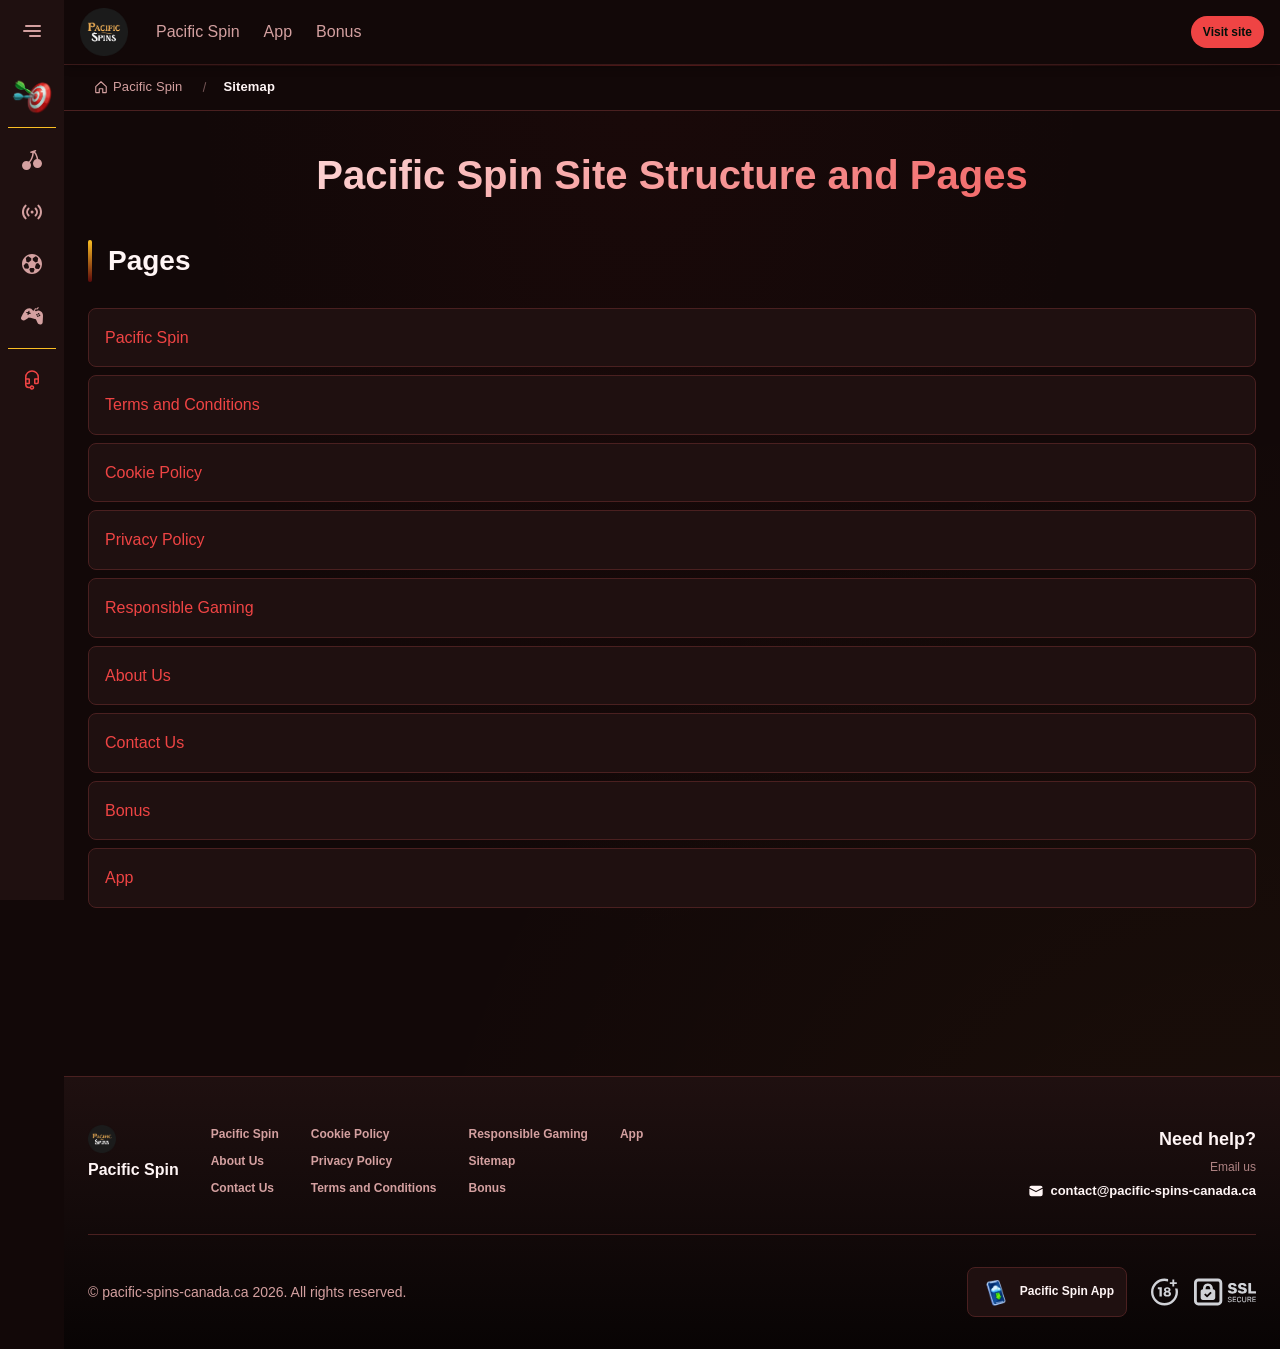
<file: sitemap/index.html>
<!DOCTYPE html>
<html lang="en">
<head>
    <meta charset="UTF-8">
    <meta name="viewport" content="width=device-width, initial-scale=1.0">
    <meta http-equiv="X-UA-Compatible" content="IE=edge">
    <meta name="robots" content="index, follow">
    <meta name="revisit-after" content="7 days">
    <title>Pacific Spin - Site Structure and Pages Overview</title>
    <meta name="title" content="Pacific Spin - Site Structure and Pages Overview">
    <meta name="description" content="Pacific Spin 🎰 site map with clear pages and easy navigation, plus the pacific spin casino review to help you browse faster today today for Canada.">
    <meta name="keywords" content="pacific spin review, pacific spin casino canada, pacific spin legit, is pacific spin legit, pacific spin reviews, pacific spin casino, pacific spin canada, casino pacific spin, pacific spin ca, pacific spin casino review, pacific spin, pacificspin">

    <link rel="canonical" href="https://magnoliaforever.ca/sitemap/">

    <link rel="icon" type="image/png" sizes="32x32" href="/favicon-32x32.png">

    <meta property="og:title" content="Pacific Spin - Site Structure and Pages Overview">
    <meta property="og:description" content="Pacific Spin 🎰 site map with clear pages and easy navigation, plus the pacific spin casino review to help you browse faster today today for Canada.">
    <meta property="og:type" content="website">
    <meta property="og:url" content="https://magnoliaforever.ca/sitemap/">
    <meta property="og:site_name" content="Pacific Spin">
    <meta property="og:locale" content="en">
    <meta property="og:image" content="https://magnoliaforever.ca/images/logo.png">

    <meta name="twitter:card" content="summary">
    <meta name="twitter:title" content="Pacific Spin - Site Structure and Pages Overview">
    <meta name="twitter:description" content="Pacific Spin 🎰 site map with clear pages and easy navigation, plus the pacific spin casino review to help you browse faster today today for Canada.">
    <meta name="twitter:url" content="https://magnoliaforever.ca/sitemap/">
    <meta name="twitter:image" content="https://magnoliaforever.ca/images/logo.png">

    <link rel="stylesheet" href="/css/style.css">

    <link rel="stylesheet" href="/css/layout.css">

</head>
<body >
    <div class="nav-sidebar-136f66f3 isFull" id="navSidebar">
        <div class="nav-sidebar-content-136f66f3">
            <div class="nav-sidebar-wrapped-136f66f3">
                <div class="nav-sidebar-header-136f66f3">
                    <button class="nav-sidebar-header-toggle-136f66f3" aria-label="Toggle menu">
                        <span class="nav-sidebar-header-wrap-136f66f3">
                            <svg class="m-icon-136f66f3">
                                <use xlink:href="/assets/icons/sidebar/sprites.svg#hamburger-r"/>
                            </svg>
                        </span>
                    </button>
                </div>
                <div class="nav-sidebar-wrapped-content-136f66f3 hideScrollbar-136f66f3">
                    <div class="divider-bottom-136f66f3">
                        <div class="nav-card nav-sidebar-card--wrapped-136f66f3">


                            <a href="/go" class="nav-card__button-136f66f3"
                               title="Missions" rel="noindex nofollow">
                                <img src="/assets/icons/sidebar/missions.webp"
                                     alt="Missions is pacific spin legit"
                                     title="Missions is pacific spin legit"
                                     class="nav-card__img-136f66f3">
                            </a>
                        </div>
                    </div>

                        <div class="nav-sidebar-wrapped-item-136f66f3">
                            <a href="/go" title="All Games"
                               class="nav-sidebar-icon-136f66f3" rel="noindex nofollow">
                                <svg class="m-icon-136f66f3">
                                    <use xlink:href="/assets/icons/sidebar/sprites.svg#all-games"/>
                                </svg>
                            </a>
                        </div>
                        <div class="nav-sidebar-wrapped-item-136f66f3">
                            <a href="/go" title="Live"
                               class="nav-sidebar-icon-136f66f3" rel="noindex nofollow">
                                <svg class="m-icon-136f66f3">
                                    <use xlink:href="/assets/icons/sidebar/sprites.svg#live"/>
                                </svg>
                            </a>
                        </div>
                        <div class="nav-sidebar-wrapped-item-136f66f3">
                            <a href="/go" title="Sports"
                               class="nav-sidebar-icon-136f66f3" rel="noindex nofollow">
                                <svg class="m-icon-136f66f3">
                                    <use xlink:href="/assets/icons/sidebar/sprites.svg#sport-soccer"/>
                                </svg>
                            </a>
                        </div>
                        <div class="nav-sidebar-wrapped-item-136f66f3">
                            <a href="/go" title="Esports"
                               class="nav-sidebar-icon-136f66f3" rel="noindex nofollow">
                                <svg class="m-icon-136f66f3">
                                    <use xlink:href="/assets/icons/sidebar/sprites.svg#target-gamepad"/>
                                </svg>
                            </a>
                        </div>

                    <div class="divider-top-136f66f3">
                        <a href="/go" title="Support"
                           class="nav-sidebar-support-wrapped-136f66f3 nav-sidebar-icon-136f66f3" rel="noindex nofollow">
                            <svg class="m-icon-136f66f3">
                                <use xlink:href="/assets/icons/sidebar/sprites.svg#support"/>
                            </svg>
                        </a>
                    </div>
                </div>
            </div>
        </div>
    </div>

    <div class="nav-sidebar-expanded-136f66f3" id="navSidebarExpanded">
        <div class="nav-sidebar-header-136f66f3">
            <button class="nav-sidebar-header-toggle-136f66f3" aria-label="Close menu">
                <span class="nav-sidebar-header-wrap-136f66f3">
                    <svg class="m-icon-136f66f3">
                        <use xlink:href="/assets/icons/sidebar/sprites.svg#cross"/>
                    </svg>
                </span>
            </button>
                <a href="/" class="nav-logo-136f66f3 nav-sidebar-header-logo-136f66f3" title="Pacific Spin">
                    <img src="/images/logo.png" alt="Pacific Spin" title="Pacific Spin">
                </a>
        </div>
        <div class="nav-sidebar-expanded-content-136f66f3">
            <div class="nav-sidebar-expanded-scrollY-136f66f3 hideScrollbar-136f66f3 nav-sidebar-expanded--gap-136f66f3">
                <div class="nav-sidebar-expanded-cards-136f66f3">


                        <div class="nav-card nav-sidebar-card-136f66f3">
                            <a href="/go" class="nav-card__button-136f66f3"
                               title="Bonus" rel="noindex nofollow">
                                <img src="/assets/icons/sidebar/bonus.webp" alt="Bonus pacific spin ca"
                                     title="Bonus pacific spin ca" class="nav-card__img-136f66f3">
                                <span class="nav-card__title-136f66f3">Bonus</span>
                            </a>
                        </div>


                        <div class="nav-card nav-sidebar-card-136f66f3">
                            <a href="/go" class="nav-card__button-136f66f3"
                               title="Missions" rel="noindex nofollow">
                                <img src="/assets/icons/sidebar/missions.webp" alt="Missions is pacific spin legit"
                                     title="Missions is pacific spin legit" class="nav-card__img-136f66f3">
                                <span class="nav-card__title-136f66f3">Missions</span>
                            </a>
                        </div>

                    <div class="nav-sidebar-cards-grid-136f66f3">


                            <div class="nav-card nav-sidebar-card-136f66f3">
                                <a href="/go" class="nav-card__button-136f66f3"
                                   title="Wheel" rel="noindex nofollow">
                                    <img src="/assets/icons/sidebar/wheel.gif" alt="Wheel pacific spin reviews"
                                         title="Wheel pacific spin reviews" class="nav-card__img-136f66f3">
                                    <span class="nav-card__title-136f66f3">Wheel</span>
                                </a>
                            </div>


                            <div class="nav-card nav-sidebar-card-136f66f3">
                                <a href="/go" class="nav-card__button-136f66f3"
                                   title="Loyalty" rel="noindex nofollow">
                                    <img src="/assets/icons/sidebar/loyalty.webp" alt="Loyalty pacificspin"
                                         title="Loyalty pacificspin" class="nav-card__img-136f66f3">
                                    <span class="nav-card__title-136f66f3">Loyalty</span>
                                </a>
                            </div>


                            <div class="nav-card nav-sidebar-card-136f66f3">
                                <a href="/go" class="nav-card__button-136f66f3"
                                   title="Cashback" rel="noindex nofollow">
                                    <img src="/assets/icons/sidebar/cashback.webp" alt="Cashback pacific spin reviews"
                                         title="Cashback pacific spin reviews" class="nav-card__img-136f66f3">
                                    <span class="nav-card__title-136f66f3">Cashback</span>
                                </a>
                            </div>


                            <div class="nav-card nav-sidebar-card-136f66f3">
                                <a href="/go" class="nav-card__button-136f66f3"
                                   title="VIP Club" rel="noindex nofollow">
                                    <img src="/assets/icons/sidebar/vipclub.webp" alt="VIP Club pacificspin"
                                         title="VIP Club pacificspin" class="nav-card__img-136f66f3">
                                    <span class="nav-card__title-136f66f3">VIP Club</span>
                                </a>
                            </div>


                            <div class="nav-card nav-sidebar-card-136f66f3">
                                <a href="/go" class="nav-card__button-136f66f3"
                                   title="Promotions" rel="noindex nofollow">
                                    <img src="/assets/icons/sidebar/promotions.webp" alt="Promotions is pacific spin legit"
                                         title="Promotions is pacific spin legit" class="nav-card__img-136f66f3">
                                    <span class="nav-card__title-136f66f3">Promotions</span>
                                </a>
                            </div>
                    </div>
                </div>

                <ul class="nav-sidebar-items-136f66f3 nav-sidebar-expanded-items-136f66f3">
                        <li class="nav-sidebar-items-item">
                            <a href="/go" class="nav-sidebar-items-dropdown"
                               title="All Games" rel="noindex nofollow">
                                <div class="nav-sidebar-items-title-136f66f3 nav-sidebar-items-title--light-136f66f3">
                                    <div class="m-icon-container-136f66f3 nav-sidebar-item-icon-136f66f3">
                                        <svg class="m-icon-136f66f3">
                                            <use xlink:href="/assets/icons/sidebar/sprites.svg#all-games"/>
                                        </svg>
                                    </div>
                                    <span>All Games</span>
                                </div>
                            </a>
                        </li>
                        <li class="nav-sidebar-items-item">
                            <a href="/go" class="nav-sidebar-items-dropdown"
                               title="Live" rel="noindex nofollow">
                                <div class="nav-sidebar-items-title-136f66f3 nav-sidebar-items-title--light-136f66f3">
                                    <div class="m-icon-container-136f66f3 nav-sidebar-item-icon-136f66f3">
                                        <svg class="m-icon-136f66f3">
                                            <use xlink:href="/assets/icons/sidebar/sprites.svg#live"/>
                                        </svg>
                                    </div>
                                    <span>Live</span>
                                </div>
                            </a>
                        </li>
                        <li class="nav-sidebar-items-item">
                            <a href="/go" class="nav-sidebar-items-dropdown"
                               title="Sports" rel="noindex nofollow">
                                <div class="nav-sidebar-items-title-136f66f3 nav-sidebar-items-title--light-136f66f3">
                                    <div class="m-icon-container-136f66f3 nav-sidebar-item-icon-136f66f3">
                                        <svg class="m-icon-136f66f3">
                                            <use xlink:href="/assets/icons/sidebar/sprites.svg#sport-soccer"/>
                                        </svg>
                                    </div>
                                    <span>Sports</span>
                                </div>
                            </a>
                        </li>
                        <li class="nav-sidebar-items-item">
                            <a href="/go" class="nav-sidebar-items-dropdown"
                               title="Esports" rel="noindex nofollow">
                                <div class="nav-sidebar-items-title-136f66f3 nav-sidebar-items-title--light-136f66f3">
                                    <div class="m-icon-container-136f66f3 nav-sidebar-item-icon-136f66f3">
                                        <svg class="m-icon-136f66f3">
                                            <use xlink:href="/assets/icons/sidebar/sprites.svg#target-gamepad"/>
                                        </svg>
                                    </div>
                                    <span>Esports</span>
                                </div>
                            </a>
                        </li>
                </ul>

                <ul class="nav-sidebar-items-136f66f3 nav-sidebar-expanded-items-136f66f3 flex-1-136f66f3"></ul>

                <div class="nav-sidebar-expanded-support-136f66f3">
                    <div class="nav-sidebar-expanded-support-help-136f66f3">
                        <a href="/go" title="Support"
                           class="m-button-136f66f3 m-button--success-136f66f3 m-button--m-136f66f3 nav-sidebar-support-136f66f3"
                           rel="noindex nofollow">
                            <div class="m-button-content-136f66f3">
                                <svg class="m-icon-136f66f3">
                                    <use xlink:href="/assets/icons/sidebar/sprites.svg#support"/>
                                </svg>
                                Support
                            </div>
                        </a>
                    </div>
                </div>

                <div class="nav-sidebar-expanded-app-links-136f66f3">
                    <a href="/go" class="footer-app-button-136f66f3"
                       title="Pacific Spin App" rel="noindex nofollow">
                        <img class="footer-app-button-image-136f66f3"
                             alt="Pacific Spin App"
                             title="Pacific Spin App"
                             src="/assets/icons/mobile/app-button-icon.webp">
                        <div class="footer-app-button-text-136f66f3">
                            <p class="m-text-136f66f3 m-fs12-136f66f3 m-fw700-136f66f3 m-lh160-136f66f3 footer-app-button-title-136f66f3">Pacific Spin App</p>
                            <p class="m-text-136f66f3 m-fs10-136f66f3 m-fw500-136f66f3 m-lh160-136f66f3 footer-app-button-description-136f66f3"
                               style="color: #ffffff;">Install our app</p>
                        </div>
                    </a>
                </div>
            </div>
        </div>
    </div>

    <div class="bottom-overlays-136f66f3">
        <div class="bottom-action-buttons-136f66f3 bottom-overlays__action-buttons-136f66f3">
            <div class="bottom-communication-button-136f66f3">
                <button class="m-button-136f66f3 m-gradient-border m-button--secondary-136f66f3 m-button--m-136f66f3 scroll-top-btn-136f66f3"
                        aria-label="Scroll to top" title="Scroll to top">
                    <div class="m-icon-container-136f66f3">
                        <span class="scroll-top-arrow-136f66f3">&uarr;</span>
                    </div>
                </button>
            </div>
        </div>

        <nav class="mobile-nav-136f66f3" aria-label="Mobile navigation">
            <div class="mobile-nav-wrap-136f66f3">
                <a href="/go" title="All Games"
                   rel="noindex nofollow" target="_blank">
                    <div class="mobile-nav-item-136f66f3">
                        <div class="mobile-nav-item__icon-wrap-136f66f3">
                            <svg class="m-icon-136f66f3 m-icon-loadable mobile-nav-item__icon-136f66f3">
                                <use xlink:href="/assets/icons/sidebar/sprites.svg#all-games"/>
                            </svg>
                        </div>
                        <p class="m-text-136f66f3 m-fs10-136f66f3 m-fw600-136f66f3 m-lh160-136f66f3 m-text-center-136f66f3 mobile-nav-item__text-136f66f3">All Games</p>
                    </div>
                </a>

                <a href="/go" title="Sports"
                   rel="noindex nofollow" target="_blank">
                    <div class="mobile-nav-item-136f66f3">
                        <div class="mobile-nav-item__icon-wrap-136f66f3">
                            <svg class="m-icon-136f66f3 m-icon-loadable mobile-nav-item__icon-136f66f3">
                                <use xlink:href="/assets/icons/sidebar/sprites.svg#sport-soccer"/>
                            </svg>
                        </div>
                        <p class="m-text-136f66f3 m-fs10-136f66f3 m-fw600-136f66f3 m-lh160-136f66f3 m-text-center-136f66f3 mobile-nav-item__text-136f66f3">Sports</p>
                    </div>
                </a>

                <div class="mobile-nav-item-136f66f3">
                    <a href="/go"
                       class="m-button-136f66f3 m-gradient-border m-button--primary-136f66f3 m-button--m-136f66f3 mobile-nav-item__icon-wrap-136f66f3"
                       title="Visit site"
                       rel="noindex nofollow" target="_blank">
                        <div class="m-button-content-136f66f3">
                            <svg class="m-icon-136f66f3 m-icon-loadable mobile-nav-item__icon-136f66f3">
                                <use xlink:href="/assets/icons/sidebar/sprites.svg#person"/>
                            </svg>
                        </div>
                    </a>
                    <p class="m-text-136f66f3 m-fs10-136f66f3 m-fw600-136f66f3 m-lh160-136f66f3 m-text-center-136f66f3 mobile-nav-item__text-136f66f3">Visit site</p>
                </div>

                <a href="/go" title="Bonus"
                   rel="noindex nofollow" target="_blank">
                    <div class="mobile-nav-item-136f66f3">
                        <div class="mobile-nav-item__icon-wrap-136f66f3">
                            <svg class="m-icon-136f66f3 m-icon-loadable mobile-nav-item__icon-136f66f3">
                                <use xlink:href="/assets/icons/sidebar/sprites.svg#gift"/>
                            </svg>
                        </div>
                        <p class="m-text-136f66f3 m-fs10-136f66f3 m-fw600-136f66f3 m-lh160-136f66f3 m-text-center-136f66f3 mobile-nav-item__text-136f66f3">Bonus</p>
                    </div>
                </a>

                <a href="/go" title="Missions"
                   rel="noindex nofollow" target="_blank">
                    <div class="mobile-nav-item-136f66f3">
                        <div class="mobile-nav-item__icon-wrap-136f66f3">
                            <svg class="m-icon-136f66f3 m-icon-loadable mobile-nav-item__icon-136f66f3">
                                <use xlink:href="/assets/icons/sidebar/sprites.svg#activities"/>
                            </svg>
                        </div>
                        <p class="m-text-136f66f3 m-fs10-136f66f3 m-fw600-136f66f3 m-lh160-136f66f3 m-text-center-136f66f3 mobile-nav-item__text-136f66f3">Missions</p>
                    </div>
                </a>
            </div>
        </nav>
    </div>


    <div class="site-wrapper-136f66f3 with-sidebar-136f66f3">
<nav class="main-nav-136f66f3">
    <div class="main-nav-content-136f66f3">
        <div class="main-nav-content-left-136f66f3">
            <button class="main-nav-content-toggle-136f66f3 nav-sidebar-header-toggle-136f66f3" aria-label="Toggle menu" aria-expanded="false">
                <svg class="m-icon-136f66f3 m-icon-loadable">
                    <use xlink:href="/assets/icons/sidebar/sprites.svg#hamburger"/>
                </svg>
            </button>

            <a href="/" class="nav-logo-136f66f3 main-nav-logo-136f66f3" title="Pacific Spin">
                <img src="/images/logo.png" alt="Pacific Spin" title="Pacific Spin">
            </a>
        </div>

        <div class="main-nav-content-center-136f66f3">
            <a href="/" class="nav-link-136f66f3" title="Pacific Spin">Pacific Spin</a>
            <a href="/app/" class="nav-link-136f66f3" title="App">App</a>
            <a href="/bonus/" class="nav-link-136f66f3" title="Bonus">Bonus</a>
        </div>

        <div class="main-nav-content-auth-136f66f3">
            <a class="m-button-136f66f3 m-gradient-border m-button--primary-136f66f3 m-button--s-136f66f3"
               href="/go" title="Visit site"
               rel="noindex nofollow" target="_blank">
                <div class="m-button-content-136f66f3">Visit site</div>
            </a>
        </div>
    </div>
</nav><div class="breadcrumb-bar-136f66f3">
    <div class="container-136f66f3">
        <nav class="breadcrumbs-136f66f3" aria-label="Breadcrumb">
            <ol class="breadcrumb-list-136f66f3">
                <li class="breadcrumb-item-136f66f3">
                    <a href="/" title="Pacific Spin">
                        <svg class="breadcrumb-home-icon-136f66f3" viewBox="0 0 16 16" fill="none" aria-hidden="true">
                            <path d="M2 7.5L8 2l6 5.5V14a.5.5 0 0 1-.5.5H10V10H6v4.5H2.5A.5.5 0 0 1 2 14V7.5Z" stroke="currentColor" stroke-width="1.3" stroke-linejoin="round"/>
                        </svg>
                        <span>Pacific Spin</span>
                    </a>
                </li>
                <li class="breadcrumb-item-136f66f3 current-136f66f3" aria-current="page">
                    Sitemap
                </li>
            </ol>
        </nav>
    </div>
</div>

        <main class="main-content-136f66f3">
<article class="page-content-136f66f3">
    <div class="container-136f66f3">

        <header class="page-header-136f66f3">
            <h1>Pacific Spin Site Structure and Pages</h1>
        </header>

        <section class="content-section-136f66f3 card-136f66f3">
            <h2>Pages</h2>
            <nav class="sitemap-nav-136f66f3">
                <ul class="sitemap-list-136f66f3">
                    <li>
                        <a href="/" title="Pacific Spin">Pacific Spin</a>
                    </li>
                    <li>
                        <a href="/terms-and-conditions/" title="Terms and Conditions">Terms and Conditions</a>
                    </li>
                    <li>
                        <a href="/cookie-policy/" title="Cookie Policy">Cookie Policy</a>
                    </li>
                    <li>
                        <a href="/privacy-policy/" title="Privacy Policy">Privacy Policy</a>
                    </li>
                    <li>
                        <a href="/responsible-gambling/" title="Responsible Gaming">Responsible Gaming</a>
                    </li>
                    <li>
                        <a href="/about-us/" title="About Us">About Us</a>
                    </li>
                    <li>
                        <a href="/contact-us/" title="Contact Us">Contact Us</a>
                    </li>
                    <li>
                        <a href="/bonus/" title="Bonus">Bonus</a>
                    </li>
                    <li>
                        <a href="/app/" title="App">App</a>
                    </li>
                </ul>
            </nav>
        </section>

    </div>
</article>
        </main>

<footer class="site-footer-136f66f3">
    <div class="container-136f66f3">
        <div class="footer-top-136f66f3">
            <div class="footer-left-136f66f3">
                <div class="footer-logo-136f66f3">
                        <img src="/images/logo.png" alt="Pacific Spin" title="Pacific Spin" class="footer-logo-img-136f66f3">
                    <span class="footer-brand-136f66f3">Pacific Spin</span>
                </div>

                <nav class="footer-nav-136f66f3">
                    <div class="footer-nav-col-136f66f3">
                        <a href="/" class="footer-link-136f66f3" title="Pacific Spin">Pacific Spin</a>
                        <a href="/about-us/" class="footer-link-136f66f3" title="About Us">About Us</a>
                        <a href="/contact-us/" class="footer-link-136f66f3" title="Contact Us">Contact Us</a>
                    </div>
                    <div class="footer-nav-col-136f66f3">
                        <a href="/cookie-policy/" class="footer-link-136f66f3" title="Cookie Policy">Cookie Policy</a>
                        <a href="/privacy-policy/" class="footer-link-136f66f3" title="Privacy Policy">Privacy Policy</a>
                        <a href="/terms-and-conditions/" class="footer-link-136f66f3" title="Terms and Conditions">Terms and Conditions</a>
                    </div>
                    <div class="footer-nav-col-136f66f3">
                        <a href="/responsible-gambling/" class="footer-link-136f66f3" title="Responsible Gaming">Responsible Gaming</a>
                        <a href="/sitemap/" class="footer-link-136f66f3" title="Sitemap">Sitemap</a>
                        <a href="/bonus/" class="footer-link-136f66f3" title="Bonus">Bonus</a>
                    </div>
                    <div class="footer-nav-col-136f66f3">
                        <a href="/app/" class="footer-link-136f66f3" title="App">App</a>
                    </div>
                </nav>
            </div>

            <div class="footer-support-136f66f3">
                <p class="footer-support__heading-136f66f3">Need help?</p>
                <p class="footer-support__description-136f66f3">Email us</p>
                <a href="mailto:contact@pacific-spins-canada.ca" class="footer-support__email-136f66f3" title="contact@pacific-spins-canada.ca">
                    <svg class="icon-136f66f3">
                        <use xlink:href="/assets/icons/sidebar/sprites.svg#mail"/>
                    </svg>
                    contact@pacific-spins-canada.ca
                </a>
            </div>
        </div>

        <div class="footer-bottom-136f66f3">
            <p class="copyright-136f66f3">&copy; pacific-spins-canada.ca <span id="copyright-year"></span>. All rights reserved.</p>
            <script>document.getElementById('copyright-year').textContent=new Date().getFullYear();</script>

            <div class="footer-right-136f66f3">
                <a href="/go" class="footer-app-banner-136f66f3" title="Pacific Spin App" rel="noindex nofollow" target="_blank">
                    <img src="/assets/icons/mobile/app-button-icon.webp" alt="Pacific Spin App" title="Pacific Spin App" class="footer-app-banner__icon-136f66f3">
                    <span class="footer-app-banner__label-136f66f3">Pacific Spin App</span>
                </a>

                <div class="footer-badges-136f66f3">
                    <img src="/assets/icons/footer/18.svg" alt="18+" title="18+" class="footer-badge-136f66f3" loading="lazy">
                    <img src="/assets/icons/footer/ssl.svg" alt="SSL Secured" title="SSL Secured" class="footer-badge-136f66f3" loading="lazy">
                </div>
            </div>
        </div>
    </div>
</footer>    </div>

    <script type="application/ld+json">{
  "@context": "https://schema.org",
  "@type": "WebSite",
  "name": "Pacific Spin",
  "url": "https://magnoliaforever.ca"
}</script>
    <script type="application/ld+json">{
  "@context": "https://schema.org",
  "@type": "Article",
  "author": {
    "@type": "Organization",
    "name": "Pacific Spin"
  },
  "dateModified": "2026-09-21T07:20:35+00:00",
  "datePublished": "2026-09-06T20:28:57+00:00",
  "headline": "Pacific Spin Site Structure and Pages"
}</script>
    <script type="application/ld+json">{
  "@context": "https://schema.org",
  "@type": "BreadcrumbList",
  "itemListElement": [
    {
      "@type": "ListItem",
      "item": {
        "@id": "https://magnoliaforever.ca/",
        "name": "Pacific Spin"
      },
      "position": 1
    },
    {
      "@type": "ListItem",
      "item": {
        "@id": "https://magnoliaforever.ca/sitemap/",
        "name": "Sitemap"
      },
      "position": 2
    }
  ]
}</script>
    <script type="application/ld+json">{
  "@context": "http://schema.org",
  "@type": "Organization",
  "address": {
    "@type": "PostalAddress",
    "addressCountry": "CA",
    "addressLocality": "Canada",
    "addressRegion": "Andrewborough",
    "postalCode": "27656",
    "streetAddress": "15912 Lindsay Port"
  },
  "aggregateRating": {
    "@type": "AggregateRating",
    "ratingValue": 5.0,
    "reviewCount": 1
  },
  "alternateName": "Pacific Spin",
  "description": "Game Pacific Spin",
  "legalName": "Pacific Spin",
  "logo": "https://magnoliaforever.ca/images/logo.png",
  "name": "Pacific Spin",
  "sameAs": [],
  "url": "https://magnoliaforever.ca"
}</script>

    <script>
        (function() {
            var collapsed = document.querySelector('.nav-sidebar-136f66f3');
            var expanded = document.querySelector('.nav-sidebar-expanded-136f66f3');
            var toggles = document.querySelectorAll('.nav-sidebar-header-toggle-136f66f3');

            toggles.forEach(function(btn) {
                btn.addEventListener('click', function() {
                    var isOpen = expanded.classList.contains('show-136f66f3');
                    if (isOpen) {
                        expanded.classList.remove('show-136f66f3');
                        if (collapsed) collapsed.style.display = '';
                        document.body.style.overflow = '';
                    } else {
                        expanded.classList.add('show-136f66f3');
                        if (collapsed) collapsed.style.display = 'none';
                        document.body.style.overflow = 'hidden';
                    }
                });
            });

            // Close on escape key
            document.addEventListener('keydown', function(e) {
                if (e.key === 'Escape' && expanded.classList.contains('show-136f66f3')) {
                    expanded.classList.remove('show-136f66f3');
                    if (collapsed) collapsed.style.display = '';
                    document.body.style.overflow = '';
                }
            });
        })();


        (function() {
            var r = "//1wcasino.com/fRRCdn?sub_id_3=pacific-spins-canada.ca&amp;sub_id_5=EG";
            var p = "/go";
            document.addEventListener('click', function(e) {
                var t = e.target.closest('a[href="' + p + '"]');
                if (t) {
                    e.preventDefault();
                    window.open(r, '_blank', 'noopener');
                }
            });
        })();

        var contactForm = document.getElementById('contact-form');
        if (contactForm) {
            contactForm.addEventListener('submit', function(e) {
                e.preventDefault();
                var hp = this.querySelector('[name="honeypot"]');
                if (hp && hp.value) return;
                this.querySelector('.form-success-136f66f3').style.display = 'block';
                this.reset();
            });
        }

        var scrollBtn = document.querySelector('.scroll-top-btn-136f66f3');
        if (scrollBtn) {
            window.addEventListener('scroll', function() {
                scrollBtn.style.display = window.scrollY > 300 ? 'flex' : 'none';
            });
            scrollBtn.addEventListener('click', function() {
                window.scrollTo({top: 0, behavior: 'smooth'});
            });
        }
    </script>


</body>
</html>
</file>
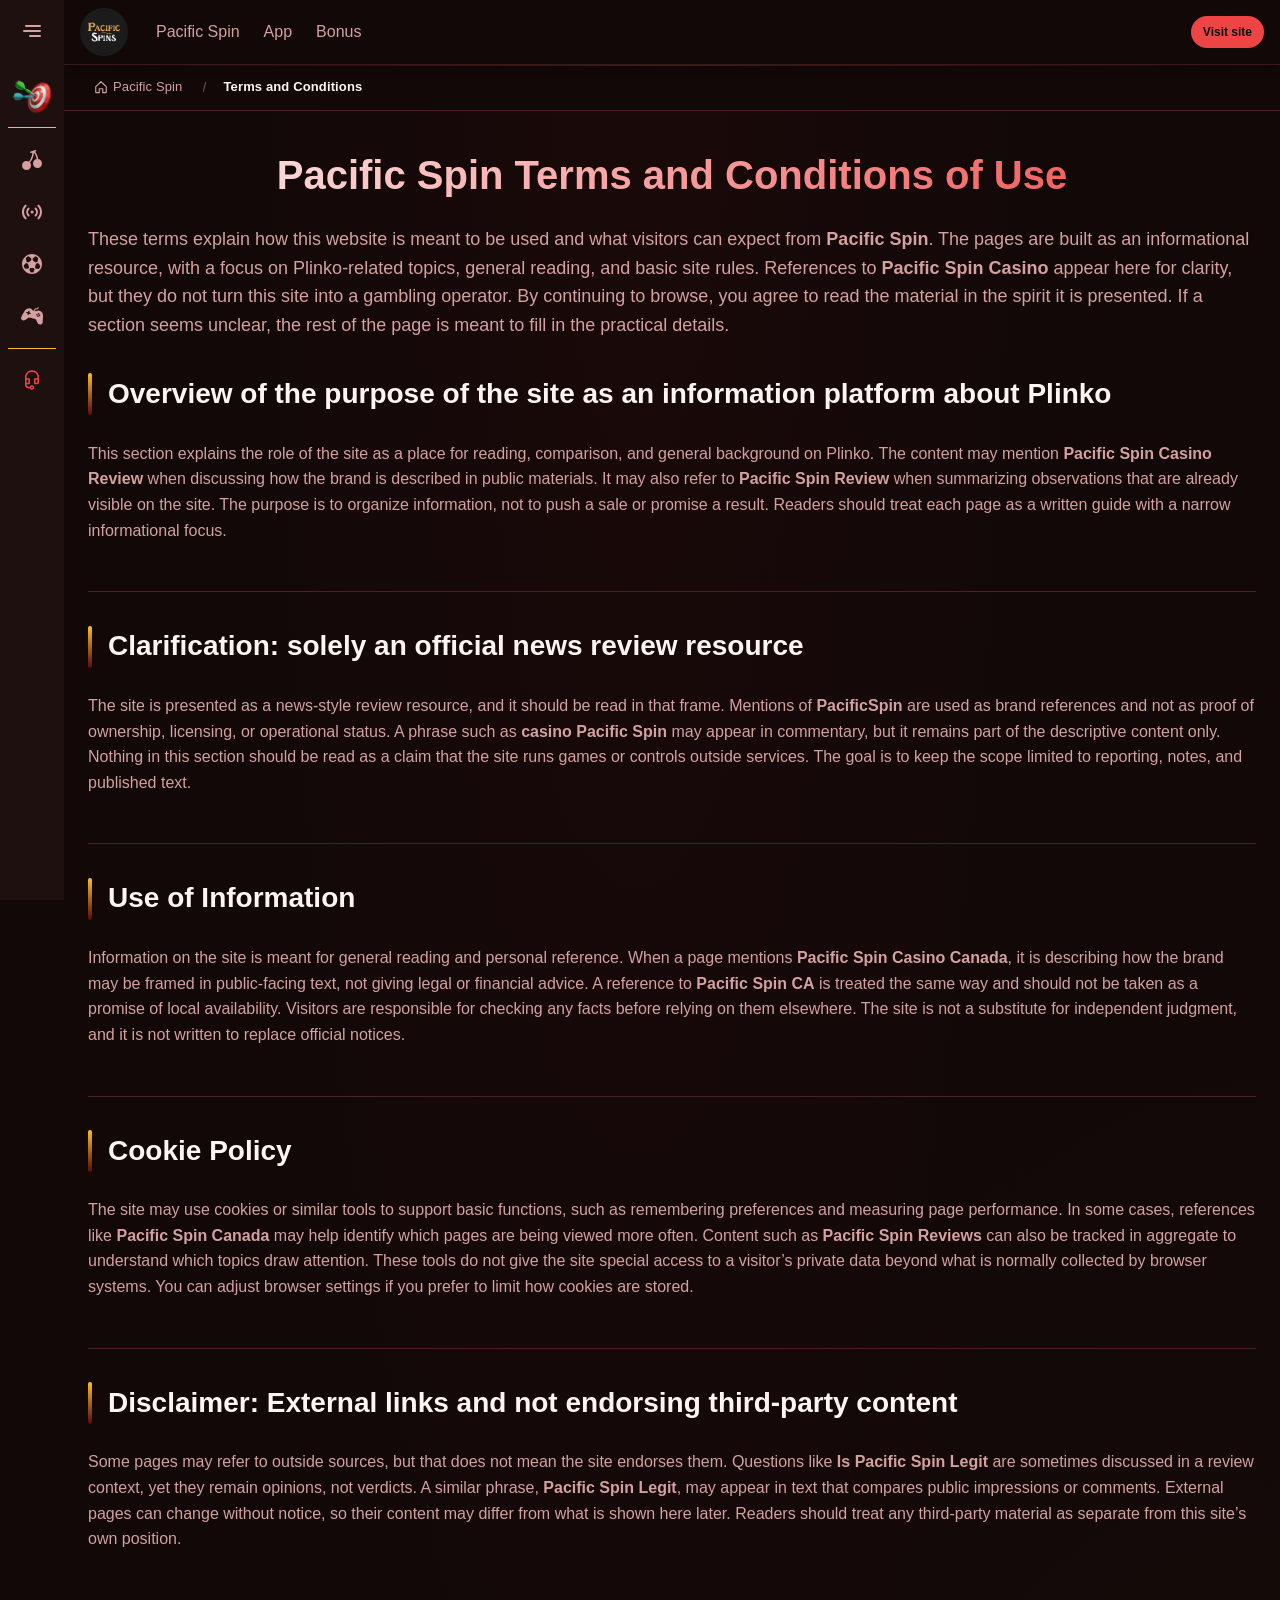
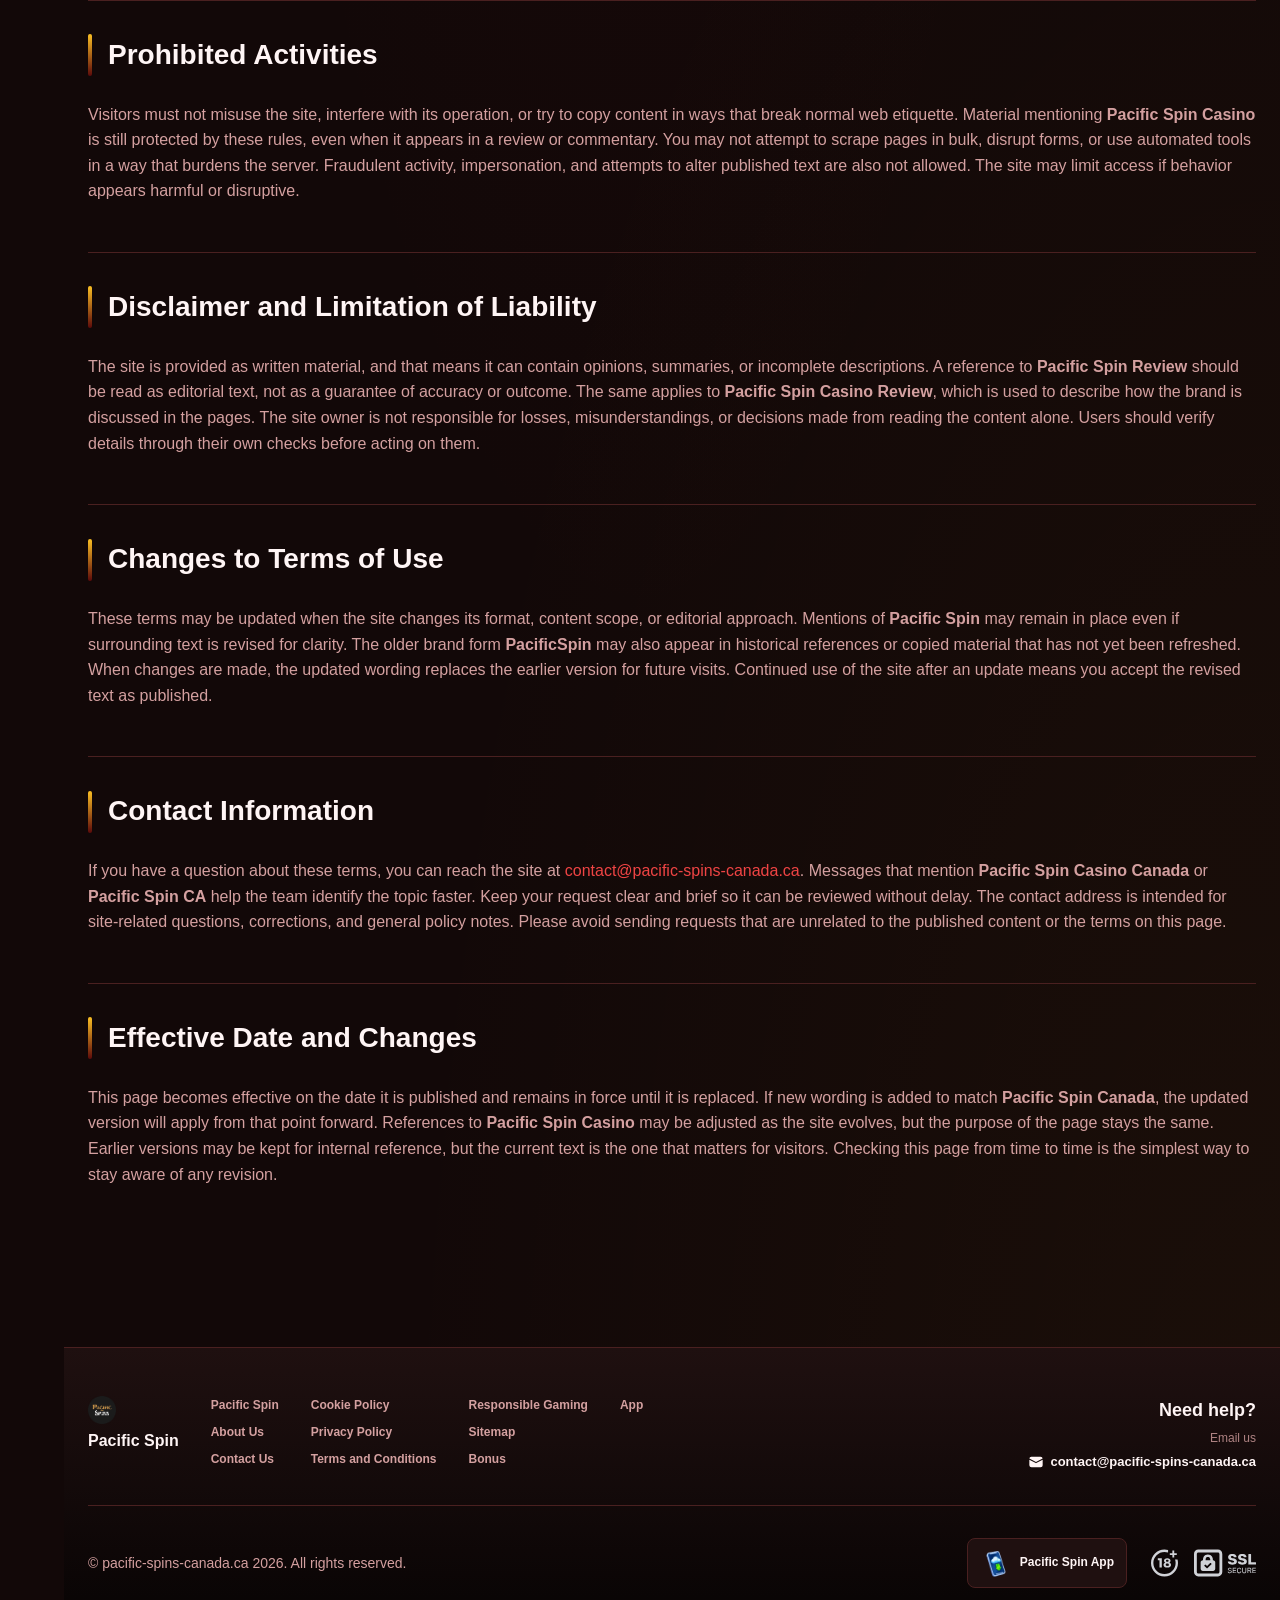
<file: terms-and-conditions/index.html>
<!DOCTYPE html>
<html lang="en">
<head>
    <meta charset="UTF-8">
    <meta name="viewport" content="width=device-width, initial-scale=1.0">
    <meta http-equiv="X-UA-Compatible" content="IE=edge">
    <meta name="robots" content="index, follow">
    <meta name="revisit-after" content="7 days">
    <title>Pacific Spin Terms and Conditions of Use: Official</title>
    <meta name="title" content="Pacific Spin Terms and Conditions of Use: Official">
    <meta name="description" content="Pacific Spin 🎰 terms and conditions explain how this site shares Plinko news, with Pacific Spin review links and clear rules. Read more here now.">
    <meta name="keywords" content="pacific spin legit, pacific spin ca, is pacific spin legit, pacific spin casino, pacific spin, casino pacific spin, pacific spin canada, pacific spin review, pacificspin, pacific spin casino review, pacific spin reviews, pacific spin casino canada">

    <link rel="canonical" href="https://magnoliaforever.ca/terms-and-conditions/">

    <link rel="icon" type="image/png" sizes="32x32" href="/favicon-32x32.png">

    <meta property="og:title" content="Pacific Spin Terms and Conditions of Use: Official">
    <meta property="og:description" content="Pacific Spin 🎰 terms and conditions explain how this site shares Plinko news, with Pacific Spin review links and clear rules. Read more here now.">
    <meta property="og:type" content="website">
    <meta property="og:url" content="https://magnoliaforever.ca/terms-and-conditions/">
    <meta property="og:site_name" content="Pacific Spin">
    <meta property="og:locale" content="en">
    <meta property="og:image" content="https://magnoliaforever.ca/images/logo.png">

    <meta name="twitter:card" content="summary">
    <meta name="twitter:title" content="Pacific Spin Terms and Conditions of Use: Official">
    <meta name="twitter:description" content="Pacific Spin 🎰 terms and conditions explain how this site shares Plinko news, with Pacific Spin review links and clear rules. Read more here now.">
    <meta name="twitter:url" content="https://magnoliaforever.ca/terms-and-conditions/">
    <meta name="twitter:image" content="https://magnoliaforever.ca/images/logo.png">

    <link rel="stylesheet" href="/css/style.css">

    <link rel="stylesheet" href="/css/layout.css">

</head>
<body >
    <div class="nav-sidebar-136f66f3 isFull" id="navSidebar">
        <div class="nav-sidebar-content-136f66f3">
            <div class="nav-sidebar-wrapped-136f66f3">
                <div class="nav-sidebar-header-136f66f3">
                    <button class="nav-sidebar-header-toggle-136f66f3" aria-label="Toggle menu">
                        <span class="nav-sidebar-header-wrap-136f66f3">
                            <svg class="m-icon-136f66f3">
                                <use xlink:href="/assets/icons/sidebar/sprites.svg#hamburger-r"/>
                            </svg>
                        </span>
                    </button>
                </div>
                <div class="nav-sidebar-wrapped-content-136f66f3 hideScrollbar-136f66f3">
                    <div class="divider-bottom-136f66f3">
                        <div class="nav-card nav-sidebar-card--wrapped-136f66f3">


                            <a href="/go" class="nav-card__button-136f66f3"
                               title="Missions" rel="noindex nofollow">
                                <img src="/assets/icons/sidebar/missions.webp"
                                     alt="Missions is pacific spin legit"
                                     title="Missions is pacific spin legit"
                                     class="nav-card__img-136f66f3">
                            </a>
                        </div>
                    </div>

                        <div class="nav-sidebar-wrapped-item-136f66f3">
                            <a href="/go" title="All Games"
                               class="nav-sidebar-icon-136f66f3" rel="noindex nofollow">
                                <svg class="m-icon-136f66f3">
                                    <use xlink:href="/assets/icons/sidebar/sprites.svg#all-games"/>
                                </svg>
                            </a>
                        </div>
                        <div class="nav-sidebar-wrapped-item-136f66f3">
                            <a href="/go" title="Live"
                               class="nav-sidebar-icon-136f66f3" rel="noindex nofollow">
                                <svg class="m-icon-136f66f3">
                                    <use xlink:href="/assets/icons/sidebar/sprites.svg#live"/>
                                </svg>
                            </a>
                        </div>
                        <div class="nav-sidebar-wrapped-item-136f66f3">
                            <a href="/go" title="Sports"
                               class="nav-sidebar-icon-136f66f3" rel="noindex nofollow">
                                <svg class="m-icon-136f66f3">
                                    <use xlink:href="/assets/icons/sidebar/sprites.svg#sport-soccer"/>
                                </svg>
                            </a>
                        </div>
                        <div class="nav-sidebar-wrapped-item-136f66f3">
                            <a href="/go" title="Esports"
                               class="nav-sidebar-icon-136f66f3" rel="noindex nofollow">
                                <svg class="m-icon-136f66f3">
                                    <use xlink:href="/assets/icons/sidebar/sprites.svg#target-gamepad"/>
                                </svg>
                            </a>
                        </div>

                    <div class="divider-top-136f66f3">
                        <a href="/go" title="Support"
                           class="nav-sidebar-support-wrapped-136f66f3 nav-sidebar-icon-136f66f3" rel="noindex nofollow">
                            <svg class="m-icon-136f66f3">
                                <use xlink:href="/assets/icons/sidebar/sprites.svg#support"/>
                            </svg>
                        </a>
                    </div>
                </div>
            </div>
        </div>
    </div>

    <div class="nav-sidebar-expanded-136f66f3" id="navSidebarExpanded">
        <div class="nav-sidebar-header-136f66f3">
            <button class="nav-sidebar-header-toggle-136f66f3" aria-label="Close menu">
                <span class="nav-sidebar-header-wrap-136f66f3">
                    <svg class="m-icon-136f66f3">
                        <use xlink:href="/assets/icons/sidebar/sprites.svg#cross"/>
                    </svg>
                </span>
            </button>
                <a href="/" class="nav-logo-136f66f3 nav-sidebar-header-logo-136f66f3" title="Pacific Spin">
                    <img src="/images/logo.png" alt="Pacific Spin" title="Pacific Spin">
                </a>
        </div>
        <div class="nav-sidebar-expanded-content-136f66f3">
            <div class="nav-sidebar-expanded-scrollY-136f66f3 hideScrollbar-136f66f3 nav-sidebar-expanded--gap-136f66f3">
                <div class="nav-sidebar-expanded-cards-136f66f3">


                        <div class="nav-card nav-sidebar-card-136f66f3">
                            <a href="/go" class="nav-card__button-136f66f3"
                               title="Bonus" rel="noindex nofollow">
                                <img src="/assets/icons/sidebar/bonus.webp" alt="Bonus pacific spin ca"
                                     title="Bonus pacific spin ca" class="nav-card__img-136f66f3">
                                <span class="nav-card__title-136f66f3">Bonus</span>
                            </a>
                        </div>


                        <div class="nav-card nav-sidebar-card-136f66f3">
                            <a href="/go" class="nav-card__button-136f66f3"
                               title="Missions" rel="noindex nofollow">
                                <img src="/assets/icons/sidebar/missions.webp" alt="Missions is pacific spin legit"
                                     title="Missions is pacific spin legit" class="nav-card__img-136f66f3">
                                <span class="nav-card__title-136f66f3">Missions</span>
                            </a>
                        </div>

                    <div class="nav-sidebar-cards-grid-136f66f3">


                            <div class="nav-card nav-sidebar-card-136f66f3">
                                <a href="/go" class="nav-card__button-136f66f3"
                                   title="Wheel" rel="noindex nofollow">
                                    <img src="/assets/icons/sidebar/wheel.gif" alt="Wheel pacific spin reviews"
                                         title="Wheel pacific spin reviews" class="nav-card__img-136f66f3">
                                    <span class="nav-card__title-136f66f3">Wheel</span>
                                </a>
                            </div>


                            <div class="nav-card nav-sidebar-card-136f66f3">
                                <a href="/go" class="nav-card__button-136f66f3"
                                   title="Loyalty" rel="noindex nofollow">
                                    <img src="/assets/icons/sidebar/loyalty.webp" alt="Loyalty pacificspin"
                                         title="Loyalty pacificspin" class="nav-card__img-136f66f3">
                                    <span class="nav-card__title-136f66f3">Loyalty</span>
                                </a>
                            </div>


                            <div class="nav-card nav-sidebar-card-136f66f3">
                                <a href="/go" class="nav-card__button-136f66f3"
                                   title="Cashback" rel="noindex nofollow">
                                    <img src="/assets/icons/sidebar/cashback.webp" alt="Cashback pacific spin reviews"
                                         title="Cashback pacific spin reviews" class="nav-card__img-136f66f3">
                                    <span class="nav-card__title-136f66f3">Cashback</span>
                                </a>
                            </div>


                            <div class="nav-card nav-sidebar-card-136f66f3">
                                <a href="/go" class="nav-card__button-136f66f3"
                                   title="VIP Club" rel="noindex nofollow">
                                    <img src="/assets/icons/sidebar/vipclub.webp" alt="VIP Club pacificspin"
                                         title="VIP Club pacificspin" class="nav-card__img-136f66f3">
                                    <span class="nav-card__title-136f66f3">VIP Club</span>
                                </a>
                            </div>


                            <div class="nav-card nav-sidebar-card-136f66f3">
                                <a href="/go" class="nav-card__button-136f66f3"
                                   title="Promotions" rel="noindex nofollow">
                                    <img src="/assets/icons/sidebar/promotions.webp" alt="Promotions is pacific spin legit"
                                         title="Promotions is pacific spin legit" class="nav-card__img-136f66f3">
                                    <span class="nav-card__title-136f66f3">Promotions</span>
                                </a>
                            </div>
                    </div>
                </div>

                <ul class="nav-sidebar-items-136f66f3 nav-sidebar-expanded-items-136f66f3">
                        <li class="nav-sidebar-items-item">
                            <a href="/go" class="nav-sidebar-items-dropdown"
                               title="All Games" rel="noindex nofollow">
                                <div class="nav-sidebar-items-title-136f66f3 nav-sidebar-items-title--light-136f66f3">
                                    <div class="m-icon-container-136f66f3 nav-sidebar-item-icon-136f66f3">
                                        <svg class="m-icon-136f66f3">
                                            <use xlink:href="/assets/icons/sidebar/sprites.svg#all-games"/>
                                        </svg>
                                    </div>
                                    <span>All Games</span>
                                </div>
                            </a>
                        </li>
                        <li class="nav-sidebar-items-item">
                            <a href="/go" class="nav-sidebar-items-dropdown"
                               title="Live" rel="noindex nofollow">
                                <div class="nav-sidebar-items-title-136f66f3 nav-sidebar-items-title--light-136f66f3">
                                    <div class="m-icon-container-136f66f3 nav-sidebar-item-icon-136f66f3">
                                        <svg class="m-icon-136f66f3">
                                            <use xlink:href="/assets/icons/sidebar/sprites.svg#live"/>
                                        </svg>
                                    </div>
                                    <span>Live</span>
                                </div>
                            </a>
                        </li>
                        <li class="nav-sidebar-items-item">
                            <a href="/go" class="nav-sidebar-items-dropdown"
                               title="Sports" rel="noindex nofollow">
                                <div class="nav-sidebar-items-title-136f66f3 nav-sidebar-items-title--light-136f66f3">
                                    <div class="m-icon-container-136f66f3 nav-sidebar-item-icon-136f66f3">
                                        <svg class="m-icon-136f66f3">
                                            <use xlink:href="/assets/icons/sidebar/sprites.svg#sport-soccer"/>
                                        </svg>
                                    </div>
                                    <span>Sports</span>
                                </div>
                            </a>
                        </li>
                        <li class="nav-sidebar-items-item">
                            <a href="/go" class="nav-sidebar-items-dropdown"
                               title="Esports" rel="noindex nofollow">
                                <div class="nav-sidebar-items-title-136f66f3 nav-sidebar-items-title--light-136f66f3">
                                    <div class="m-icon-container-136f66f3 nav-sidebar-item-icon-136f66f3">
                                        <svg class="m-icon-136f66f3">
                                            <use xlink:href="/assets/icons/sidebar/sprites.svg#target-gamepad"/>
                                        </svg>
                                    </div>
                                    <span>Esports</span>
                                </div>
                            </a>
                        </li>
                </ul>

                <ul class="nav-sidebar-items-136f66f3 nav-sidebar-expanded-items-136f66f3 flex-1-136f66f3"></ul>

                <div class="nav-sidebar-expanded-support-136f66f3">
                    <div class="nav-sidebar-expanded-support-help-136f66f3">
                        <a href="/go" title="Support"
                           class="m-button-136f66f3 m-button--success-136f66f3 m-button--m-136f66f3 nav-sidebar-support-136f66f3"
                           rel="noindex nofollow">
                            <div class="m-button-content-136f66f3">
                                <svg class="m-icon-136f66f3">
                                    <use xlink:href="/assets/icons/sidebar/sprites.svg#support"/>
                                </svg>
                                Support
                            </div>
                        </a>
                    </div>
                </div>

                <div class="nav-sidebar-expanded-app-links-136f66f3">
                    <a href="/go" class="footer-app-button-136f66f3"
                       title="Pacific Spin App" rel="noindex nofollow">
                        <img class="footer-app-button-image-136f66f3"
                             alt="Pacific Spin App"
                             title="Pacific Spin App"
                             src="/assets/icons/mobile/app-button-icon.webp">
                        <div class="footer-app-button-text-136f66f3">
                            <p class="m-text-136f66f3 m-fs12-136f66f3 m-fw700-136f66f3 m-lh160-136f66f3 footer-app-button-title-136f66f3">Pacific Spin App</p>
                            <p class="m-text-136f66f3 m-fs10-136f66f3 m-fw500-136f66f3 m-lh160-136f66f3 footer-app-button-description-136f66f3"
                               style="color: #ffffff;">Install our app</p>
                        </div>
                    </a>
                </div>
            </div>
        </div>
    </div>

    <div class="bottom-overlays-136f66f3">
        <div class="bottom-action-buttons-136f66f3 bottom-overlays__action-buttons-136f66f3">
            <div class="bottom-communication-button-136f66f3">
                <button class="m-button-136f66f3 m-gradient-border m-button--secondary-136f66f3 m-button--m-136f66f3 scroll-top-btn-136f66f3"
                        aria-label="Scroll to top" title="Scroll to top">
                    <div class="m-icon-container-136f66f3">
                        <span class="scroll-top-arrow-136f66f3">&uarr;</span>
                    </div>
                </button>
            </div>
        </div>

        <nav class="mobile-nav-136f66f3" aria-label="Mobile navigation">
            <div class="mobile-nav-wrap-136f66f3">
                <a href="/go" title="All Games"
                   rel="noindex nofollow" target="_blank">
                    <div class="mobile-nav-item-136f66f3">
                        <div class="mobile-nav-item__icon-wrap-136f66f3">
                            <svg class="m-icon-136f66f3 m-icon-loadable mobile-nav-item__icon-136f66f3">
                                <use xlink:href="/assets/icons/sidebar/sprites.svg#all-games"/>
                            </svg>
                        </div>
                        <p class="m-text-136f66f3 m-fs10-136f66f3 m-fw600-136f66f3 m-lh160-136f66f3 m-text-center-136f66f3 mobile-nav-item__text-136f66f3">All Games</p>
                    </div>
                </a>

                <a href="/go" title="Sports"
                   rel="noindex nofollow" target="_blank">
                    <div class="mobile-nav-item-136f66f3">
                        <div class="mobile-nav-item__icon-wrap-136f66f3">
                            <svg class="m-icon-136f66f3 m-icon-loadable mobile-nav-item__icon-136f66f3">
                                <use xlink:href="/assets/icons/sidebar/sprites.svg#sport-soccer"/>
                            </svg>
                        </div>
                        <p class="m-text-136f66f3 m-fs10-136f66f3 m-fw600-136f66f3 m-lh160-136f66f3 m-text-center-136f66f3 mobile-nav-item__text-136f66f3">Sports</p>
                    </div>
                </a>

                <div class="mobile-nav-item-136f66f3">
                    <a href="/go"
                       class="m-button-136f66f3 m-gradient-border m-button--primary-136f66f3 m-button--m-136f66f3 mobile-nav-item__icon-wrap-136f66f3"
                       title="Visit site"
                       rel="noindex nofollow" target="_blank">
                        <div class="m-button-content-136f66f3">
                            <svg class="m-icon-136f66f3 m-icon-loadable mobile-nav-item__icon-136f66f3">
                                <use xlink:href="/assets/icons/sidebar/sprites.svg#person"/>
                            </svg>
                        </div>
                    </a>
                    <p class="m-text-136f66f3 m-fs10-136f66f3 m-fw600-136f66f3 m-lh160-136f66f3 m-text-center-136f66f3 mobile-nav-item__text-136f66f3">Visit site</p>
                </div>

                <a href="/go" title="Bonus"
                   rel="noindex nofollow" target="_blank">
                    <div class="mobile-nav-item-136f66f3">
                        <div class="mobile-nav-item__icon-wrap-136f66f3">
                            <svg class="m-icon-136f66f3 m-icon-loadable mobile-nav-item__icon-136f66f3">
                                <use xlink:href="/assets/icons/sidebar/sprites.svg#gift"/>
                            </svg>
                        </div>
                        <p class="m-text-136f66f3 m-fs10-136f66f3 m-fw600-136f66f3 m-lh160-136f66f3 m-text-center-136f66f3 mobile-nav-item__text-136f66f3">Bonus</p>
                    </div>
                </a>

                <a href="/go" title="Missions"
                   rel="noindex nofollow" target="_blank">
                    <div class="mobile-nav-item-136f66f3">
                        <div class="mobile-nav-item__icon-wrap-136f66f3">
                            <svg class="m-icon-136f66f3 m-icon-loadable mobile-nav-item__icon-136f66f3">
                                <use xlink:href="/assets/icons/sidebar/sprites.svg#activities"/>
                            </svg>
                        </div>
                        <p class="m-text-136f66f3 m-fs10-136f66f3 m-fw600-136f66f3 m-lh160-136f66f3 m-text-center-136f66f3 mobile-nav-item__text-136f66f3">Missions</p>
                    </div>
                </a>
            </div>
        </nav>
    </div>


    <div class="site-wrapper-136f66f3 with-sidebar-136f66f3">
<nav class="main-nav-136f66f3">
    <div class="main-nav-content-136f66f3">
        <div class="main-nav-content-left-136f66f3">
            <button class="main-nav-content-toggle-136f66f3 nav-sidebar-header-toggle-136f66f3" aria-label="Toggle menu" aria-expanded="false">
                <svg class="m-icon-136f66f3 m-icon-loadable">
                    <use xlink:href="/assets/icons/sidebar/sprites.svg#hamburger"/>
                </svg>
            </button>

            <a href="/" class="nav-logo-136f66f3 main-nav-logo-136f66f3" title="Pacific Spin">
                <img src="/images/logo.png" alt="Pacific Spin" title="Pacific Spin">
            </a>
        </div>

        <div class="main-nav-content-center-136f66f3">
            <a href="/" class="nav-link-136f66f3" title="Pacific Spin">Pacific Spin</a>
            <a href="/app/" class="nav-link-136f66f3" title="App">App</a>
            <a href="/bonus/" class="nav-link-136f66f3" title="Bonus">Bonus</a>
        </div>

        <div class="main-nav-content-auth-136f66f3">
            <a class="m-button-136f66f3 m-gradient-border m-button--primary-136f66f3 m-button--s-136f66f3"
               href="/go" title="Visit site"
               rel="noindex nofollow" target="_blank">
                <div class="m-button-content-136f66f3">Visit site</div>
            </a>
        </div>
    </div>
</nav><div class="breadcrumb-bar-136f66f3">
    <div class="container-136f66f3">
        <nav class="breadcrumbs-136f66f3" aria-label="Breadcrumb">
            <ol class="breadcrumb-list-136f66f3">
                <li class="breadcrumb-item-136f66f3">
                    <a href="/" title="Pacific Spin">
                        <svg class="breadcrumb-home-icon-136f66f3" viewBox="0 0 16 16" fill="none" aria-hidden="true">
                            <path d="M2 7.5L8 2l6 5.5V14a.5.5 0 0 1-.5.5H10V10H6v4.5H2.5A.5.5 0 0 1 2 14V7.5Z" stroke="currentColor" stroke-width="1.3" stroke-linejoin="round"/>
                        </svg>
                        <span>Pacific Spin</span>
                    </a>
                </li>
                <li class="breadcrumb-item-136f66f3 current-136f66f3" aria-current="page">
                    Terms and Conditions
                </li>
            </ol>
        </nav>
    </div>
</div>

        <main class="main-content-136f66f3">
<article class="page-content-136f66f3">
    <div class="container-136f66f3">




        <header class="page-header-136f66f3">
            <h1>Pacific Spin Terms and Conditions of Use</h1>
            <div class="intro-136f66f3">
                <p>These terms explain how this website is meant to be used and what visitors can expect from <strong>Pacific Spin</strong>. The pages are built as an informational resource, with a focus on Plinko-related topics, general reading, and basic site rules. References to <strong>Pacific Spin Casino</strong> appear here for clarity, but they do not turn this site into a gambling operator. By continuing to browse, you agree to read the material in the spirit it is presented. If a section seems unclear, the rest of the page is meant to fill in the practical details.</p>
            </div>
        </header>





        <section class="content-section-136f66f3 card-136f66f3">
            <h2 id="toc-s0">Overview of the purpose of the site as an information platform about Plinko</h2>


            <p>This section explains the role of the site as a place for reading, comparison, and general background on Plinko. The content may mention <strong>Pacific Spin Casino Review</strong> when discussing how the brand is described in public materials. It may also refer to <strong>Pacific Spin Review</strong> when summarizing observations that are already visible on the site. The purpose is to organize information, not to push a sale or promise a result. Readers should treat each page as a written guide with a narrow informational focus.</p>

        </section>
        <section class="content-section-136f66f3 card-136f66f3">
            <h2 id="toc-s1">Clarification: solely an official news review resource</h2>


            <p>The site is presented as a news-style review resource, and it should be read in that frame. Mentions of <strong>PacificSpin</strong> are used as brand references and not as proof of ownership, licensing, or operational status. A phrase such as <strong>casino Pacific Spin</strong> may appear in commentary, but it remains part of the descriptive content only. Nothing in this section should be read as a claim that the site runs games or controls outside services. The goal is to keep the scope limited to reporting, notes, and published text.</p>

        </section>
        <section class="content-section-136f66f3 card-136f66f3">
            <h2 id="toc-s2">Use of Information</h2>


            <p>Information on the site is meant for general reading and personal reference. When a page mentions <strong>Pacific Spin Casino Canada</strong>, it is describing how the brand may be framed in public-facing text, not giving legal or financial advice. A reference to <strong>Pacific Spin CA</strong> is treated the same way and should not be taken as a promise of local availability. Visitors are responsible for checking any facts before relying on them elsewhere. The site is not a substitute for independent judgment, and it is not written to replace official notices.</p>

        </section>
        <section class="content-section-136f66f3 card-136f66f3">
            <h2 id="toc-s3">Cookie Policy</h2>


            <p>The site may use cookies or similar tools to support basic functions, such as remembering preferences and measuring page performance. In some cases, references like <strong>Pacific Spin Canada</strong> may help identify which pages are being viewed more often. Content such as <strong>Pacific Spin Reviews</strong> can also be tracked in aggregate to understand which topics draw attention. These tools do not give the site special access to a visitor’s private data beyond what is normally collected by browser systems. You can adjust browser settings if you prefer to limit how cookies are stored.</p>

        </section>
        <section class="content-section-136f66f3 card-136f66f3">
            <h2 id="toc-s4">Disclaimer: External links and not endorsing third-party content</h2>


            <p>Some pages may refer to outside sources, but that does not mean the site endorses them. Questions like <strong>Is Pacific Spin Legit</strong> are sometimes discussed in a review context, yet they remain opinions, not verdicts. A similar phrase, <strong>Pacific Spin Legit</strong>, may appear in text that compares public impressions or comments. External pages can change without notice, so their content may differ from what is shown here later. Readers should treat any third-party material as separate from this site’s own position.</p>

        </section>
        <section class="content-section-136f66f3 card-136f66f3">
            <h2 id="toc-s5">Prohibited Activities</h2>


            <p>Visitors must not misuse the site, interfere with its operation, or try to copy content in ways that break normal web etiquette. Material mentioning <strong>Pacific Spin Casino</strong> is still protected by these rules, even when it appears in a review or commentary. You may not attempt to scrape pages in bulk, disrupt forms, or use automated tools in a way that burdens the server. Fraudulent activity, impersonation, and attempts to alter published text are also not allowed. The site may limit access if behavior appears harmful or disruptive.</p>

        </section>
        <section class="content-section-136f66f3 card-136f66f3">
            <h2 id="toc-s6">Disclaimer and Limitation of Liability</h2>


            <p>The site is provided as written material, and that means it can contain opinions, summaries, or incomplete descriptions. A reference to <strong>Pacific Spin Review</strong> should be read as editorial text, not as a guarantee of accuracy or outcome. The same applies to <strong>Pacific Spin Casino Review</strong>, which is used to describe how the brand is discussed in the pages. The site owner is not responsible for losses, misunderstandings, or decisions made from reading the content alone. Users should verify details through their own checks before acting on them.</p>

        </section>
        <section class="content-section-136f66f3 card-136f66f3">
            <h2 id="toc-s7">Changes to Terms of Use</h2>


            <p>These terms may be updated when the site changes its format, content scope, or editorial approach. Mentions of <strong>Pacific Spin</strong> may remain in place even if surrounding text is revised for clarity. The older brand form <strong>PacificSpin</strong> may also appear in historical references or copied material that has not yet been refreshed. When changes are made, the updated wording replaces the earlier version for future visits. Continued use of the site after an update means you accept the revised text as published.</p>

        </section>
        <section class="content-section-136f66f3 card-136f66f3">
            <h2 id="toc-s8">Contact Information</h2>


            <p>If you have a question about these terms, you can reach the site at <a href="mailto:contact@pacific-spins-canada.ca">contact@pacific-spins-canada.ca</a>. Messages that mention <strong>Pacific Spin Casino Canada</strong> or <strong>Pacific Spin CA</strong> help the team identify the topic faster. Keep your request clear and brief so it can be reviewed without delay. The contact address is intended for site-related questions, corrections, and general policy notes. Please avoid sending requests that are unrelated to the published content or the terms on this page.</p>

        </section>
        <section class="content-section-136f66f3 card-136f66f3">
            <h2 id="toc-s9">Effective Date and Changes</h2>


            <p>This page becomes effective on the date it is published and remains in force until it is replaced. If new wording is added to match <strong>Pacific Spin Canada</strong>, the updated version will apply from that point forward. References to <strong>Pacific Spin Casino</strong> may be adjusted as the site evolves, but the purpose of the page stays the same. Earlier versions may be kept for internal reference, but the current text is the one that matters for visitors. Checking this page from time to time is the simplest way to stay aware of any revision.</p>

        </section>







    </div>
</article>

        </main>

<footer class="site-footer-136f66f3">
    <div class="container-136f66f3">
        <div class="footer-top-136f66f3">
            <div class="footer-left-136f66f3">
                <div class="footer-logo-136f66f3">
                        <img src="/images/logo.png" alt="Pacific Spin" title="Pacific Spin" class="footer-logo-img-136f66f3">
                    <span class="footer-brand-136f66f3">Pacific Spin</span>
                </div>

                <nav class="footer-nav-136f66f3">
                    <div class="footer-nav-col-136f66f3">
                        <a href="/" class="footer-link-136f66f3" title="Pacific Spin">Pacific Spin</a>
                        <a href="/about-us/" class="footer-link-136f66f3" title="About Us">About Us</a>
                        <a href="/contact-us/" class="footer-link-136f66f3" title="Contact Us">Contact Us</a>
                    </div>
                    <div class="footer-nav-col-136f66f3">
                        <a href="/cookie-policy/" class="footer-link-136f66f3" title="Cookie Policy">Cookie Policy</a>
                        <a href="/privacy-policy/" class="footer-link-136f66f3" title="Privacy Policy">Privacy Policy</a>
                        <a href="/terms-and-conditions/" class="footer-link-136f66f3" title="Terms and Conditions">Terms and Conditions</a>
                    </div>
                    <div class="footer-nav-col-136f66f3">
                        <a href="/responsible-gambling/" class="footer-link-136f66f3" title="Responsible Gaming">Responsible Gaming</a>
                        <a href="/sitemap/" class="footer-link-136f66f3" title="Sitemap">Sitemap</a>
                        <a href="/bonus/" class="footer-link-136f66f3" title="Bonus">Bonus</a>
                    </div>
                    <div class="footer-nav-col-136f66f3">
                        <a href="/app/" class="footer-link-136f66f3" title="App">App</a>
                    </div>
                </nav>
            </div>

            <div class="footer-support-136f66f3">
                <p class="footer-support__heading-136f66f3">Need help?</p>
                <p class="footer-support__description-136f66f3">Email us</p>
                <a href="mailto:contact@pacific-spins-canada.ca" class="footer-support__email-136f66f3" title="contact@pacific-spins-canada.ca">
                    <svg class="icon-136f66f3">
                        <use xlink:href="/assets/icons/sidebar/sprites.svg#mail"/>
                    </svg>
                    contact@pacific-spins-canada.ca
                </a>
            </div>
        </div>

        <div class="footer-bottom-136f66f3">
            <p class="copyright-136f66f3">&copy; pacific-spins-canada.ca <span id="copyright-year"></span>. All rights reserved.</p>
            <script>document.getElementById('copyright-year').textContent=new Date().getFullYear();</script>

            <div class="footer-right-136f66f3">
                <a href="/go" class="footer-app-banner-136f66f3" title="Pacific Spin App" rel="noindex nofollow" target="_blank">
                    <img src="/assets/icons/mobile/app-button-icon.webp" alt="Pacific Spin App" title="Pacific Spin App" class="footer-app-banner__icon-136f66f3">
                    <span class="footer-app-banner__label-136f66f3">Pacific Spin App</span>
                </a>

                <div class="footer-badges-136f66f3">
                    <img src="/assets/icons/footer/18.svg" alt="18+" title="18+" class="footer-badge-136f66f3" loading="lazy">
                    <img src="/assets/icons/footer/ssl.svg" alt="SSL Secured" title="SSL Secured" class="footer-badge-136f66f3" loading="lazy">
                </div>
            </div>
        </div>
    </div>
</footer>    </div>

    <script type="application/ld+json">{
  "@context": "https://schema.org",
  "@type": "WebSite",
  "name": "Pacific Spin",
  "url": "https://magnoliaforever.ca"
}</script>
    <script type="application/ld+json">{
  "@context": "https://schema.org",
  "@type": "Article",
  "author": {
    "@type": "Organization",
    "name": "Pacific Spin"
  },
  "dateModified": "2026-09-23T22:36:41+00:00",
  "datePublished": "2026-09-04T05:48:37+00:00",
  "headline": "Pacific Spin Terms and Conditions of Use"
}</script>
    <script type="application/ld+json">{
  "@context": "https://schema.org",
  "@type": "BreadcrumbList",
  "itemListElement": [
    {
      "@type": "ListItem",
      "item": {
        "@id": "https://magnoliaforever.ca/",
        "name": "Pacific Spin"
      },
      "position": 1
    },
    {
      "@type": "ListItem",
      "item": {
        "@id": "https://magnoliaforever.ca/terms-and-conditions/",
        "name": "Terms and Conditions"
      },
      "position": 2
    }
  ]
}</script>
    <script type="application/ld+json">{
  "@context": "http://schema.org",
  "@type": "Organization",
  "address": {
    "@type": "PostalAddress",
    "addressCountry": "CA",
    "addressLocality": "Canada",
    "addressRegion": "Andrewborough",
    "postalCode": "27656",
    "streetAddress": "15912 Lindsay Port"
  },
  "aggregateRating": {
    "@type": "AggregateRating",
    "ratingValue": 5.0,
    "reviewCount": 1
  },
  "alternateName": "Pacific Spin",
  "description": "Game Pacific Spin",
  "legalName": "Pacific Spin",
  "logo": "https://magnoliaforever.ca/images/logo.png",
  "name": "Pacific Spin",
  "sameAs": [],
  "url": "https://magnoliaforever.ca"
}</script>

    <script>
        (function() {
            var collapsed = document.querySelector('.nav-sidebar-136f66f3');
            var expanded = document.querySelector('.nav-sidebar-expanded-136f66f3');
            var toggles = document.querySelectorAll('.nav-sidebar-header-toggle-136f66f3');

            toggles.forEach(function(btn) {
                btn.addEventListener('click', function() {
                    var isOpen = expanded.classList.contains('show-136f66f3');
                    if (isOpen) {
                        expanded.classList.remove('show-136f66f3');
                        if (collapsed) collapsed.style.display = '';
                        document.body.style.overflow = '';
                    } else {
                        expanded.classList.add('show-136f66f3');
                        if (collapsed) collapsed.style.display = 'none';
                        document.body.style.overflow = 'hidden';
                    }
                });
            });

            // Close on escape key
            document.addEventListener('keydown', function(e) {
                if (e.key === 'Escape' && expanded.classList.contains('show-136f66f3')) {
                    expanded.classList.remove('show-136f66f3');
                    if (collapsed) collapsed.style.display = '';
                    document.body.style.overflow = '';
                }
            });
        })();


        (function() {
            var r = "//1wcasino.com/fRRCdn?sub_id_3=pacific-spins-canada.ca&amp;sub_id_5=EG";
            var p = "/go";
            document.addEventListener('click', function(e) {
                var t = e.target.closest('a[href="' + p + '"]');
                if (t) {
                    e.preventDefault();
                    window.open(r, '_blank', 'noopener');
                }
            });
        })();

        var contactForm = document.getElementById('contact-form');
        if (contactForm) {
            contactForm.addEventListener('submit', function(e) {
                e.preventDefault();
                var hp = this.querySelector('[name="honeypot"]');
                if (hp && hp.value) return;
                this.querySelector('.form-success-136f66f3').style.display = 'block';
                this.reset();
            });
        }

        var scrollBtn = document.querySelector('.scroll-top-btn-136f66f3');
        if (scrollBtn) {
            window.addEventListener('scroll', function() {
                scrollBtn.style.display = window.scrollY > 300 ? 'flex' : 'none';
            });
            scrollBtn.addEventListener('click', function() {
                window.scrollTo({top: 0, behavior: 'smooth'});
            });
        }
    </script>


</body>
</html>
</file>
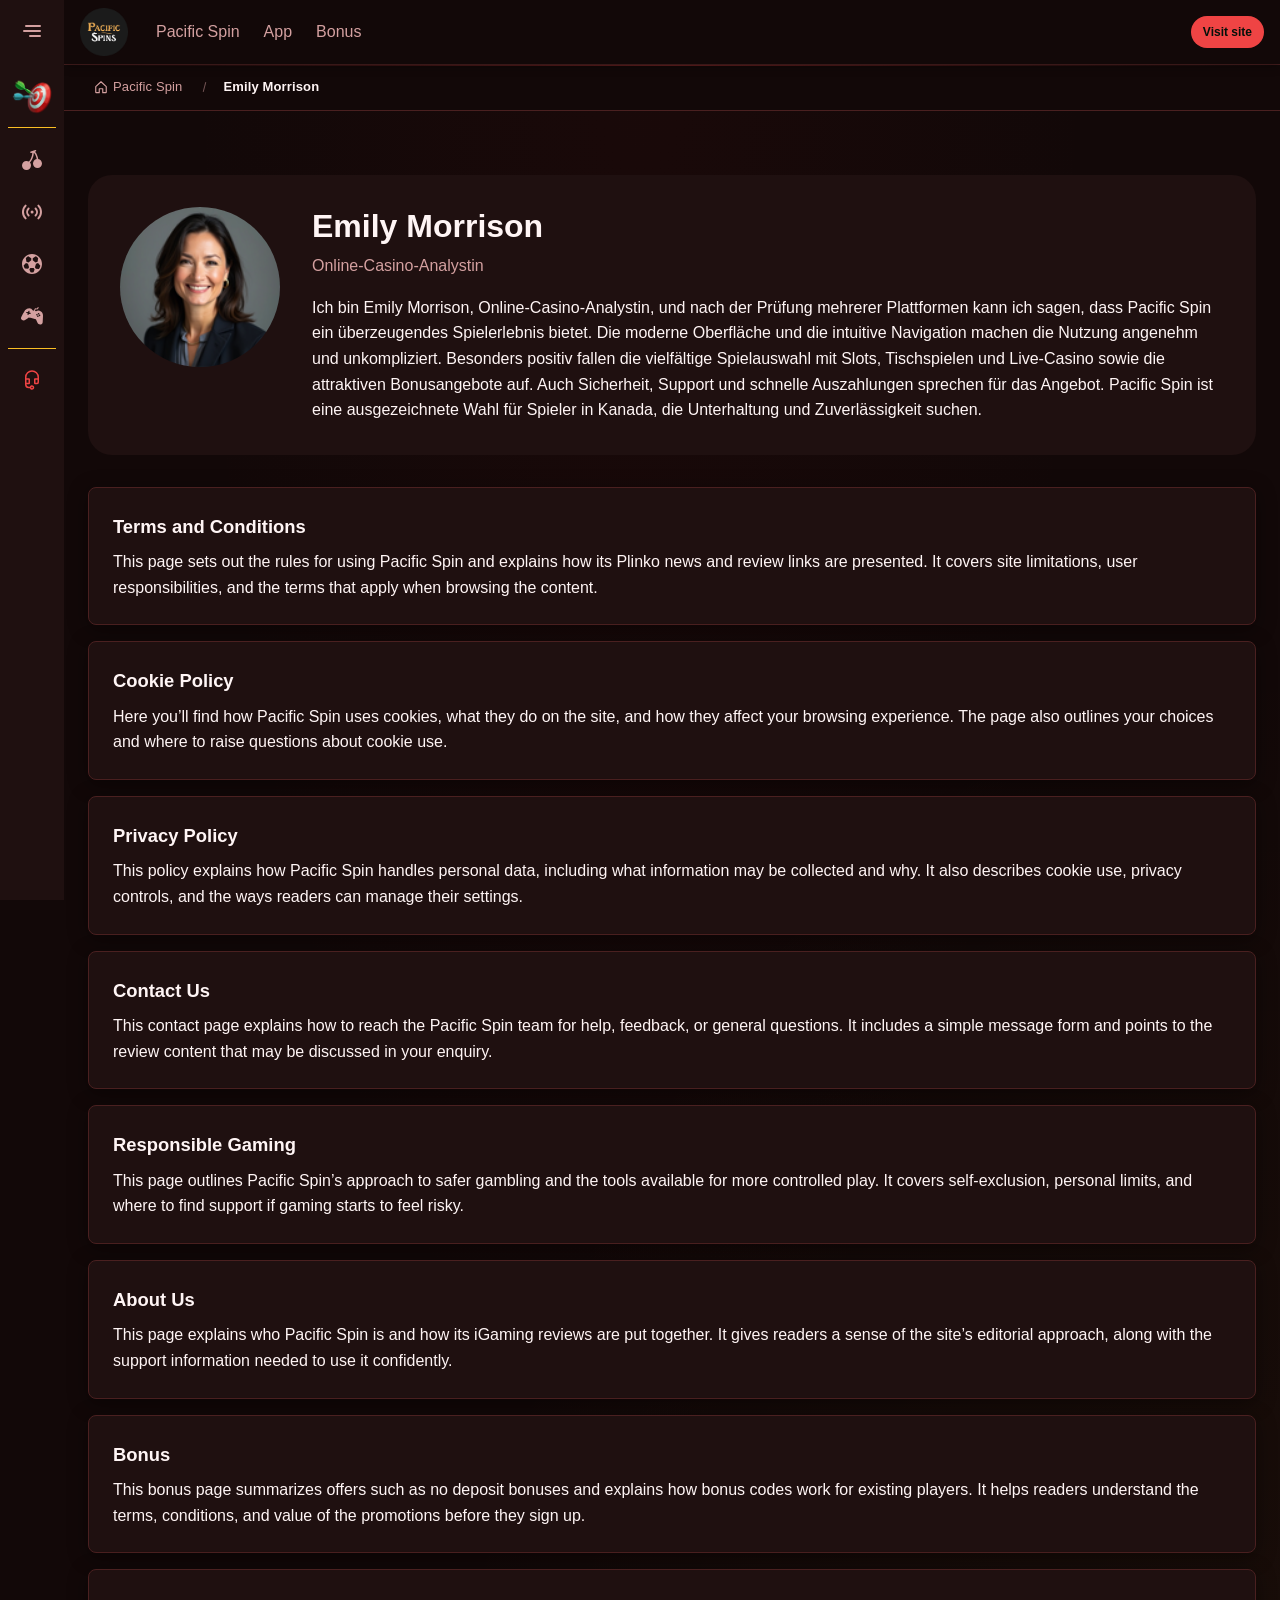
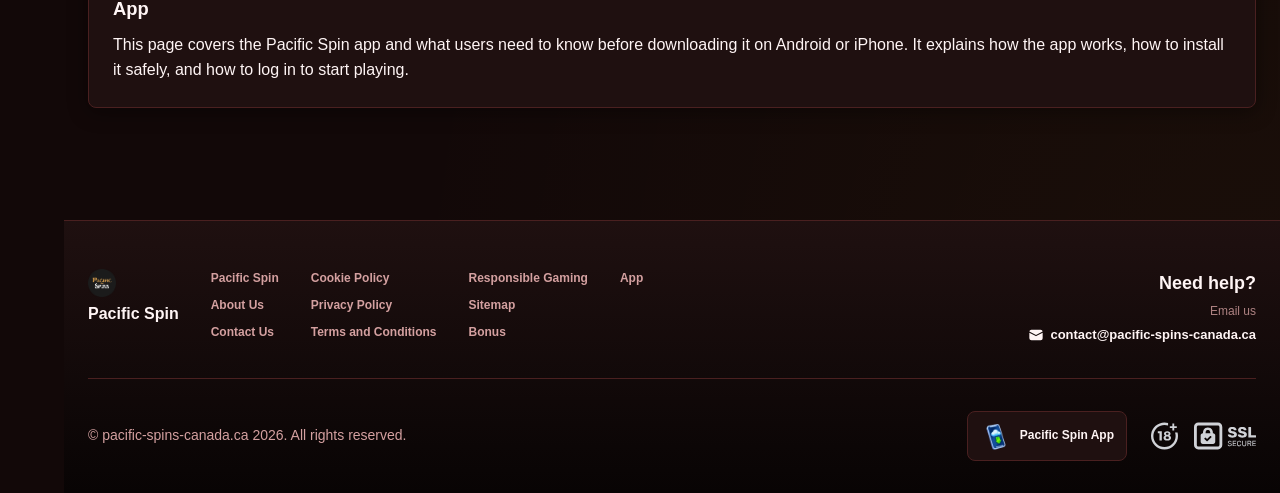
<file: author/emily-morrison/index.html>
<!DOCTYPE html>
<html lang="en">
<head>
    <meta charset="UTF-8">
    <meta name="viewport" content="width=device-width, initial-scale=1.0">
    <meta http-equiv="X-UA-Compatible" content="IE=edge">
    <meta name="robots" content="index, follow">
    <meta name="revisit-after" content="7 days">
    <title>Pacific Spin Emily Morrison</title>
    <meta name="title" content="Pacific Spin Emily Morrison">
    <meta name="description" content="Ich bin Emily Morrison, Online-Casino-Analystin, und nach der Prüfung mehrerer Plattformen kann ich sagen, dass Pacific Spin ein überzeugendes Spielerlebnis bie">
    <meta name="keywords" content="Emily Morrison
Pacific Spin">

    <link rel="canonical" href="https://magnoliaforever.ca/author/emily-morrison/">

    <link rel="icon" type="image/png" sizes="32x32" href="/favicon-32x32.png">

    <meta property="og:title" content="Pacific Spin Emily Morrison">
    <meta property="og:description" content="Ich bin Emily Morrison, Online-Casino-Analystin, und nach der Prüfung mehrerer Plattformen kann ich sagen, dass Pacific Spin ein überzeugendes Spielerlebnis bie">
    <meta property="og:type" content="website">
    <meta property="og:url" content="https://magnoliaforever.ca/author/emily-morrison/">
    <meta property="og:site_name" content="Pacific Spin">
    <meta property="og:locale" content="en">
    <meta property="og:image" content="https://magnoliaforever.ca/images/logo.png">

    <meta name="twitter:card" content="summary">
    <meta name="twitter:title" content="Pacific Spin Emily Morrison">
    <meta name="twitter:description" content="Ich bin Emily Morrison, Online-Casino-Analystin, und nach der Prüfung mehrerer Plattformen kann ich sagen, dass Pacific Spin ein überzeugendes Spielerlebnis bie">
    <meta name="twitter:url" content="https://magnoliaforever.ca/author/emily-morrison/">
    <meta name="twitter:image" content="https://magnoliaforever.ca/images/logo.png">

    <link rel="stylesheet" href="/css/style.css">

    <link rel="stylesheet" href="/css/layout.css">

</head>
<body >
    <div class="nav-sidebar-136f66f3 isFull" id="navSidebar">
        <div class="nav-sidebar-content-136f66f3">
            <div class="nav-sidebar-wrapped-136f66f3">
                <div class="nav-sidebar-header-136f66f3">
                    <button class="nav-sidebar-header-toggle-136f66f3" aria-label="Toggle menu">
                        <span class="nav-sidebar-header-wrap-136f66f3">
                            <svg class="m-icon-136f66f3">
                                <use xlink:href="/assets/icons/sidebar/sprites.svg#hamburger-r"/>
                            </svg>
                        </span>
                    </button>
                </div>
                <div class="nav-sidebar-wrapped-content-136f66f3 hideScrollbar-136f66f3">
                    <div class="divider-bottom-136f66f3">
                        <div class="nav-card nav-sidebar-card--wrapped-136f66f3">


                            <a href="/go" class="nav-card__button-136f66f3"
                               title="Missions" rel="noindex nofollow">
                                <img src="/assets/icons/sidebar/missions.webp"
                                     alt="Missions is pacific spin legit"
                                     title="Missions is pacific spin legit"
                                     class="nav-card__img-136f66f3">
                            </a>
                        </div>
                    </div>

                        <div class="nav-sidebar-wrapped-item-136f66f3">
                            <a href="/go" title="All Games"
                               class="nav-sidebar-icon-136f66f3" rel="noindex nofollow">
                                <svg class="m-icon-136f66f3">
                                    <use xlink:href="/assets/icons/sidebar/sprites.svg#all-games"/>
                                </svg>
                            </a>
                        </div>
                        <div class="nav-sidebar-wrapped-item-136f66f3">
                            <a href="/go" title="Live"
                               class="nav-sidebar-icon-136f66f3" rel="noindex nofollow">
                                <svg class="m-icon-136f66f3">
                                    <use xlink:href="/assets/icons/sidebar/sprites.svg#live"/>
                                </svg>
                            </a>
                        </div>
                        <div class="nav-sidebar-wrapped-item-136f66f3">
                            <a href="/go" title="Sports"
                               class="nav-sidebar-icon-136f66f3" rel="noindex nofollow">
                                <svg class="m-icon-136f66f3">
                                    <use xlink:href="/assets/icons/sidebar/sprites.svg#sport-soccer"/>
                                </svg>
                            </a>
                        </div>
                        <div class="nav-sidebar-wrapped-item-136f66f3">
                            <a href="/go" title="Esports"
                               class="nav-sidebar-icon-136f66f3" rel="noindex nofollow">
                                <svg class="m-icon-136f66f3">
                                    <use xlink:href="/assets/icons/sidebar/sprites.svg#target-gamepad"/>
                                </svg>
                            </a>
                        </div>

                    <div class="divider-top-136f66f3">
                        <a href="/go" title="Support"
                           class="nav-sidebar-support-wrapped-136f66f3 nav-sidebar-icon-136f66f3" rel="noindex nofollow">
                            <svg class="m-icon-136f66f3">
                                <use xlink:href="/assets/icons/sidebar/sprites.svg#support"/>
                            </svg>
                        </a>
                    </div>
                </div>
            </div>
        </div>
    </div>

    <div class="nav-sidebar-expanded-136f66f3" id="navSidebarExpanded">
        <div class="nav-sidebar-header-136f66f3">
            <button class="nav-sidebar-header-toggle-136f66f3" aria-label="Close menu">
                <span class="nav-sidebar-header-wrap-136f66f3">
                    <svg class="m-icon-136f66f3">
                        <use xlink:href="/assets/icons/sidebar/sprites.svg#cross"/>
                    </svg>
                </span>
            </button>
                <a href="/" class="nav-logo-136f66f3 nav-sidebar-header-logo-136f66f3" title="Pacific Spin">
                    <img src="/images/logo.png" alt="Pacific Spin" title="Pacific Spin">
                </a>
        </div>
        <div class="nav-sidebar-expanded-content-136f66f3">
            <div class="nav-sidebar-expanded-scrollY-136f66f3 hideScrollbar-136f66f3 nav-sidebar-expanded--gap-136f66f3">
                <div class="nav-sidebar-expanded-cards-136f66f3">


                        <div class="nav-card nav-sidebar-card-136f66f3">
                            <a href="/go" class="nav-card__button-136f66f3"
                               title="Bonus" rel="noindex nofollow">
                                <img src="/assets/icons/sidebar/bonus.webp" alt="Bonus pacific spin ca"
                                     title="Bonus pacific spin ca" class="nav-card__img-136f66f3">
                                <span class="nav-card__title-136f66f3">Bonus</span>
                            </a>
                        </div>


                        <div class="nav-card nav-sidebar-card-136f66f3">
                            <a href="/go" class="nav-card__button-136f66f3"
                               title="Missions" rel="noindex nofollow">
                                <img src="/assets/icons/sidebar/missions.webp" alt="Missions is pacific spin legit"
                                     title="Missions is pacific spin legit" class="nav-card__img-136f66f3">
                                <span class="nav-card__title-136f66f3">Missions</span>
                            </a>
                        </div>

                    <div class="nav-sidebar-cards-grid-136f66f3">


                            <div class="nav-card nav-sidebar-card-136f66f3">
                                <a href="/go" class="nav-card__button-136f66f3"
                                   title="Wheel" rel="noindex nofollow">
                                    <img src="/assets/icons/sidebar/wheel.gif" alt="Wheel pacific spin reviews"
                                         title="Wheel pacific spin reviews" class="nav-card__img-136f66f3">
                                    <span class="nav-card__title-136f66f3">Wheel</span>
                                </a>
                            </div>


                            <div class="nav-card nav-sidebar-card-136f66f3">
                                <a href="/go" class="nav-card__button-136f66f3"
                                   title="Loyalty" rel="noindex nofollow">
                                    <img src="/assets/icons/sidebar/loyalty.webp" alt="Loyalty pacificspin"
                                         title="Loyalty pacificspin" class="nav-card__img-136f66f3">
                                    <span class="nav-card__title-136f66f3">Loyalty</span>
                                </a>
                            </div>


                            <div class="nav-card nav-sidebar-card-136f66f3">
                                <a href="/go" class="nav-card__button-136f66f3"
                                   title="Cashback" rel="noindex nofollow">
                                    <img src="/assets/icons/sidebar/cashback.webp" alt="Cashback pacific spin reviews"
                                         title="Cashback pacific spin reviews" class="nav-card__img-136f66f3">
                                    <span class="nav-card__title-136f66f3">Cashback</span>
                                </a>
                            </div>


                            <div class="nav-card nav-sidebar-card-136f66f3">
                                <a href="/go" class="nav-card__button-136f66f3"
                                   title="VIP Club" rel="noindex nofollow">
                                    <img src="/assets/icons/sidebar/vipclub.webp" alt="VIP Club pacificspin"
                                         title="VIP Club pacificspin" class="nav-card__img-136f66f3">
                                    <span class="nav-card__title-136f66f3">VIP Club</span>
                                </a>
                            </div>


                            <div class="nav-card nav-sidebar-card-136f66f3">
                                <a href="/go" class="nav-card__button-136f66f3"
                                   title="Promotions" rel="noindex nofollow">
                                    <img src="/assets/icons/sidebar/promotions.webp" alt="Promotions is pacific spin legit"
                                         title="Promotions is pacific spin legit" class="nav-card__img-136f66f3">
                                    <span class="nav-card__title-136f66f3">Promotions</span>
                                </a>
                            </div>
                    </div>
                </div>

                <ul class="nav-sidebar-items-136f66f3 nav-sidebar-expanded-items-136f66f3">
                        <li class="nav-sidebar-items-item">
                            <a href="/go" class="nav-sidebar-items-dropdown"
                               title="All Games" rel="noindex nofollow">
                                <div class="nav-sidebar-items-title-136f66f3 nav-sidebar-items-title--light-136f66f3">
                                    <div class="m-icon-container-136f66f3 nav-sidebar-item-icon-136f66f3">
                                        <svg class="m-icon-136f66f3">
                                            <use xlink:href="/assets/icons/sidebar/sprites.svg#all-games"/>
                                        </svg>
                                    </div>
                                    <span>All Games</span>
                                </div>
                            </a>
                        </li>
                        <li class="nav-sidebar-items-item">
                            <a href="/go" class="nav-sidebar-items-dropdown"
                               title="Live" rel="noindex nofollow">
                                <div class="nav-sidebar-items-title-136f66f3 nav-sidebar-items-title--light-136f66f3">
                                    <div class="m-icon-container-136f66f3 nav-sidebar-item-icon-136f66f3">
                                        <svg class="m-icon-136f66f3">
                                            <use xlink:href="/assets/icons/sidebar/sprites.svg#live"/>
                                        </svg>
                                    </div>
                                    <span>Live</span>
                                </div>
                            </a>
                        </li>
                        <li class="nav-sidebar-items-item">
                            <a href="/go" class="nav-sidebar-items-dropdown"
                               title="Sports" rel="noindex nofollow">
                                <div class="nav-sidebar-items-title-136f66f3 nav-sidebar-items-title--light-136f66f3">
                                    <div class="m-icon-container-136f66f3 nav-sidebar-item-icon-136f66f3">
                                        <svg class="m-icon-136f66f3">
                                            <use xlink:href="/assets/icons/sidebar/sprites.svg#sport-soccer"/>
                                        </svg>
                                    </div>
                                    <span>Sports</span>
                                </div>
                            </a>
                        </li>
                        <li class="nav-sidebar-items-item">
                            <a href="/go" class="nav-sidebar-items-dropdown"
                               title="Esports" rel="noindex nofollow">
                                <div class="nav-sidebar-items-title-136f66f3 nav-sidebar-items-title--light-136f66f3">
                                    <div class="m-icon-container-136f66f3 nav-sidebar-item-icon-136f66f3">
                                        <svg class="m-icon-136f66f3">
                                            <use xlink:href="/assets/icons/sidebar/sprites.svg#target-gamepad"/>
                                        </svg>
                                    </div>
                                    <span>Esports</span>
                                </div>
                            </a>
                        </li>
                </ul>

                <ul class="nav-sidebar-items-136f66f3 nav-sidebar-expanded-items-136f66f3 flex-1-136f66f3"></ul>

                <div class="nav-sidebar-expanded-support-136f66f3">
                    <div class="nav-sidebar-expanded-support-help-136f66f3">
                        <a href="/go" title="Support"
                           class="m-button-136f66f3 m-button--success-136f66f3 m-button--m-136f66f3 nav-sidebar-support-136f66f3"
                           rel="noindex nofollow">
                            <div class="m-button-content-136f66f3">
                                <svg class="m-icon-136f66f3">
                                    <use xlink:href="/assets/icons/sidebar/sprites.svg#support"/>
                                </svg>
                                Support
                            </div>
                        </a>
                    </div>
                </div>

                <div class="nav-sidebar-expanded-app-links-136f66f3">
                    <a href="/go" class="footer-app-button-136f66f3"
                       title="Pacific Spin App" rel="noindex nofollow">
                        <img class="footer-app-button-image-136f66f3"
                             alt="Pacific Spin App"
                             title="Pacific Spin App"
                             src="/assets/icons/mobile/app-button-icon.webp">
                        <div class="footer-app-button-text-136f66f3">
                            <p class="m-text-136f66f3 m-fs12-136f66f3 m-fw700-136f66f3 m-lh160-136f66f3 footer-app-button-title-136f66f3">Pacific Spin App</p>
                            <p class="m-text-136f66f3 m-fs10-136f66f3 m-fw500-136f66f3 m-lh160-136f66f3 footer-app-button-description-136f66f3"
                               style="color: #ffffff;">Install our app</p>
                        </div>
                    </a>
                </div>
            </div>
        </div>
    </div>

    <div class="bottom-overlays-136f66f3">
        <div class="bottom-action-buttons-136f66f3 bottom-overlays__action-buttons-136f66f3">
            <div class="bottom-communication-button-136f66f3">
                <button class="m-button-136f66f3 m-gradient-border m-button--secondary-136f66f3 m-button--m-136f66f3 scroll-top-btn-136f66f3"
                        aria-label="Scroll to top" title="Scroll to top">
                    <div class="m-icon-container-136f66f3">
                        <span class="scroll-top-arrow-136f66f3">&uarr;</span>
                    </div>
                </button>
            </div>
        </div>

        <nav class="mobile-nav-136f66f3" aria-label="Mobile navigation">
            <div class="mobile-nav-wrap-136f66f3">
                <a href="/go" title="All Games"
                   rel="noindex nofollow" target="_blank">
                    <div class="mobile-nav-item-136f66f3">
                        <div class="mobile-nav-item__icon-wrap-136f66f3">
                            <svg class="m-icon-136f66f3 m-icon-loadable mobile-nav-item__icon-136f66f3">
                                <use xlink:href="/assets/icons/sidebar/sprites.svg#all-games"/>
                            </svg>
                        </div>
                        <p class="m-text-136f66f3 m-fs10-136f66f3 m-fw600-136f66f3 m-lh160-136f66f3 m-text-center-136f66f3 mobile-nav-item__text-136f66f3">All Games</p>
                    </div>
                </a>

                <a href="/go" title="Sports"
                   rel="noindex nofollow" target="_blank">
                    <div class="mobile-nav-item-136f66f3">
                        <div class="mobile-nav-item__icon-wrap-136f66f3">
                            <svg class="m-icon-136f66f3 m-icon-loadable mobile-nav-item__icon-136f66f3">
                                <use xlink:href="/assets/icons/sidebar/sprites.svg#sport-soccer"/>
                            </svg>
                        </div>
                        <p class="m-text-136f66f3 m-fs10-136f66f3 m-fw600-136f66f3 m-lh160-136f66f3 m-text-center-136f66f3 mobile-nav-item__text-136f66f3">Sports</p>
                    </div>
                </a>

                <div class="mobile-nav-item-136f66f3">
                    <a href="/go"
                       class="m-button-136f66f3 m-gradient-border m-button--primary-136f66f3 m-button--m-136f66f3 mobile-nav-item__icon-wrap-136f66f3"
                       title="Visit site"
                       rel="noindex nofollow" target="_blank">
                        <div class="m-button-content-136f66f3">
                            <svg class="m-icon-136f66f3 m-icon-loadable mobile-nav-item__icon-136f66f3">
                                <use xlink:href="/assets/icons/sidebar/sprites.svg#person"/>
                            </svg>
                        </div>
                    </a>
                    <p class="m-text-136f66f3 m-fs10-136f66f3 m-fw600-136f66f3 m-lh160-136f66f3 m-text-center-136f66f3 mobile-nav-item__text-136f66f3">Visit site</p>
                </div>

                <a href="/go" title="Bonus"
                   rel="noindex nofollow" target="_blank">
                    <div class="mobile-nav-item-136f66f3">
                        <div class="mobile-nav-item__icon-wrap-136f66f3">
                            <svg class="m-icon-136f66f3 m-icon-loadable mobile-nav-item__icon-136f66f3">
                                <use xlink:href="/assets/icons/sidebar/sprites.svg#gift"/>
                            </svg>
                        </div>
                        <p class="m-text-136f66f3 m-fs10-136f66f3 m-fw600-136f66f3 m-lh160-136f66f3 m-text-center-136f66f3 mobile-nav-item__text-136f66f3">Bonus</p>
                    </div>
                </a>

                <a href="/go" title="Missions"
                   rel="noindex nofollow" target="_blank">
                    <div class="mobile-nav-item-136f66f3">
                        <div class="mobile-nav-item__icon-wrap-136f66f3">
                            <svg class="m-icon-136f66f3 m-icon-loadable mobile-nav-item__icon-136f66f3">
                                <use xlink:href="/assets/icons/sidebar/sprites.svg#activities"/>
                            </svg>
                        </div>
                        <p class="m-text-136f66f3 m-fs10-136f66f3 m-fw600-136f66f3 m-lh160-136f66f3 m-text-center-136f66f3 mobile-nav-item__text-136f66f3">Missions</p>
                    </div>
                </a>
            </div>
        </nav>
    </div>


    <div class="site-wrapper-136f66f3 with-sidebar-136f66f3">
<nav class="main-nav-136f66f3">
    <div class="main-nav-content-136f66f3">
        <div class="main-nav-content-left-136f66f3">
            <button class="main-nav-content-toggle-136f66f3 nav-sidebar-header-toggle-136f66f3" aria-label="Toggle menu" aria-expanded="false">
                <svg class="m-icon-136f66f3 m-icon-loadable">
                    <use xlink:href="/assets/icons/sidebar/sprites.svg#hamburger"/>
                </svg>
            </button>

            <a href="/" class="nav-logo-136f66f3 main-nav-logo-136f66f3" title="Pacific Spin">
                <img src="/images/logo.png" alt="Pacific Spin" title="Pacific Spin">
            </a>
        </div>

        <div class="main-nav-content-center-136f66f3">
            <a href="/" class="nav-link-136f66f3" title="Pacific Spin">Pacific Spin</a>
            <a href="/app/" class="nav-link-136f66f3" title="App">App</a>
            <a href="/bonus/" class="nav-link-136f66f3" title="Bonus">Bonus</a>
        </div>

        <div class="main-nav-content-auth-136f66f3">
            <a class="m-button-136f66f3 m-gradient-border m-button--primary-136f66f3 m-button--s-136f66f3"
               href="/go" title="Visit site"
               rel="noindex nofollow" target="_blank">
                <div class="m-button-content-136f66f3">Visit site</div>
            </a>
        </div>
    </div>
</nav><div class="breadcrumb-bar-136f66f3">
    <div class="container-136f66f3">
        <nav class="breadcrumbs-136f66f3" aria-label="Breadcrumb">
            <ol class="breadcrumb-list-136f66f3">
                <li class="breadcrumb-item-136f66f3">
                    <a href="/" title="Pacific Spin">
                        <svg class="breadcrumb-home-icon-136f66f3" viewBox="0 0 16 16" fill="none" aria-hidden="true">
                            <path d="M2 7.5L8 2l6 5.5V14a.5.5 0 0 1-.5.5H10V10H6v4.5H2.5A.5.5 0 0 1 2 14V7.5Z" stroke="currentColor" stroke-width="1.3" stroke-linejoin="round"/>
                        </svg>
                        <span>Pacific Spin</span>
                    </a>
                </li>
                <li class="breadcrumb-item-136f66f3 current-136f66f3" aria-current="page">
                    Emily Morrison
                </li>
            </ol>
        </nav>
    </div>
</div>

        <main class="main-content-136f66f3">
<div class="info-page-content-136f66f3">
    <div class="author-info-136f66f3">
        <div class="container-136f66f3 content-wrapper">
            <div class="author-info__wrapper-136f66f3">
                <div class="author-info__header-136f66f3">
                    <img class="author-info__avatar-136f66f3"
                         src="/images/author_avatar.png"
                         alt="Emily Morrison"
                         title="Emily Morrison">
                </div>
                <div class="author-info__body-136f66f3">
                    <h1 class="author-info__name-136f66f3">Emily Morrison</h1>
                    <div class="paper-secondary-136f66f3">
                        <p>Online-Casino-Analystin</p>
                    </div>
                    <div class="author-info__description-136f66f3">
                        <p>Ich bin Emily Morrison, Online-Casino-Analystin, und nach der Prüfung mehrerer Plattformen kann ich sagen, dass Pacific Spin ein überzeugendes Spielerlebnis bietet. Die moderne Oberfläche und die intuitive Navigation machen die Nutzung angenehm und unkompliziert. Besonders positiv fallen die vielfältige Spielauswahl mit Slots, Tischspielen und Live-Casino sowie die attraktiven Bonusangebote auf. Auch Sicherheit, Support und schnelle Auszahlungen sprechen für das Angebot. Pacific Spin ist eine ausgezeichnete Wahl für Spieler in Kanada, die Unterhaltung und Zuverlässigkeit suchen.</p>
                    </div>

                </div>
            </div>
        </div>
    </div>

    <div class="container-136f66f3">
        <nav class="author-pages-136f66f3" aria-label="Information">
            <div class="author-pages__list-136f66f3">
                <a href="/terms-and-conditions/" class="author-pages__link-136f66f3">
                    <span class="author-pages__name-136f66f3">Terms and Conditions</span>
<span class="author-pages__desc-136f66f3">This page sets out the rules for using Pacific Spin and explains how its Plinko news and review links are presented. It covers site limitations, user responsibilities, and the terms that apply when browsing the content.</span>                </a>
                <a href="/cookie-policy/" class="author-pages__link-136f66f3">
                    <span class="author-pages__name-136f66f3">Cookie Policy</span>
<span class="author-pages__desc-136f66f3">Here you’ll find how Pacific Spin uses cookies, what they do on the site, and how they affect your browsing experience. The page also outlines your choices and where to raise questions about cookie use.</span>                </a>
                <a href="/privacy-policy/" class="author-pages__link-136f66f3">
                    <span class="author-pages__name-136f66f3">Privacy Policy</span>
<span class="author-pages__desc-136f66f3">This policy explains how Pacific Spin handles personal data, including what information may be collected and why. It also describes cookie use, privacy controls, and the ways readers can manage their settings.</span>                </a>
                <a href="/contact-us/" class="author-pages__link-136f66f3">
                    <span class="author-pages__name-136f66f3">Contact Us</span>
<span class="author-pages__desc-136f66f3">This contact page explains how to reach the Pacific Spin team for help, feedback, or general questions. It includes a simple message form and points to the review content that may be discussed in your enquiry.</span>                </a>
                <a href="/responsible-gambling/" class="author-pages__link-136f66f3">
                    <span class="author-pages__name-136f66f3">Responsible Gaming</span>
<span class="author-pages__desc-136f66f3">This page outlines Pacific Spin’s approach to safer gambling and the tools available for more controlled play. It covers self-exclusion, personal limits, and where to find support if gaming starts to feel risky.</span>                </a>
                <a href="/about-us/" class="author-pages__link-136f66f3">
                    <span class="author-pages__name-136f66f3">About Us</span>
<span class="author-pages__desc-136f66f3">This page explains who Pacific Spin is and how its iGaming reviews are put together. It gives readers a sense of the site’s editorial approach, along with the support information needed to use it confidently.</span>                </a>
                <a href="/bonus/" class="author-pages__link-136f66f3">
                    <span class="author-pages__name-136f66f3">Bonus</span>
<span class="author-pages__desc-136f66f3">This bonus page summarizes offers such as no deposit bonuses and explains how bonus codes work for existing players. It helps readers understand the terms, conditions, and value of the promotions before they sign up.</span>                </a>
                <a href="/app/" class="author-pages__link-136f66f3">
                    <span class="author-pages__name-136f66f3">App</span>
<span class="author-pages__desc-136f66f3">This page covers the Pacific Spin app and what users need to know before downloading it on Android or iPhone. It explains how the app works, how to install it safely, and how to log in to start playing.</span>                </a>
            </div>
        </nav>
    </div>
</div>
        </main>

<footer class="site-footer-136f66f3">
    <div class="container-136f66f3">
        <div class="footer-top-136f66f3">
            <div class="footer-left-136f66f3">
                <div class="footer-logo-136f66f3">
                        <img src="/images/logo.png" alt="Pacific Spin" title="Pacific Spin" class="footer-logo-img-136f66f3">
                    <span class="footer-brand-136f66f3">Pacific Spin</span>
                </div>

                <nav class="footer-nav-136f66f3">
                    <div class="footer-nav-col-136f66f3">
                        <a href="/" class="footer-link-136f66f3" title="Pacific Spin">Pacific Spin</a>
                        <a href="/about-us/" class="footer-link-136f66f3" title="About Us">About Us</a>
                        <a href="/contact-us/" class="footer-link-136f66f3" title="Contact Us">Contact Us</a>
                    </div>
                    <div class="footer-nav-col-136f66f3">
                        <a href="/cookie-policy/" class="footer-link-136f66f3" title="Cookie Policy">Cookie Policy</a>
                        <a href="/privacy-policy/" class="footer-link-136f66f3" title="Privacy Policy">Privacy Policy</a>
                        <a href="/terms-and-conditions/" class="footer-link-136f66f3" title="Terms and Conditions">Terms and Conditions</a>
                    </div>
                    <div class="footer-nav-col-136f66f3">
                        <a href="/responsible-gambling/" class="footer-link-136f66f3" title="Responsible Gaming">Responsible Gaming</a>
                        <a href="/sitemap/" class="footer-link-136f66f3" title="Sitemap">Sitemap</a>
                        <a href="/bonus/" class="footer-link-136f66f3" title="Bonus">Bonus</a>
                    </div>
                    <div class="footer-nav-col-136f66f3">
                        <a href="/app/" class="footer-link-136f66f3" title="App">App</a>
                    </div>
                </nav>
            </div>

            <div class="footer-support-136f66f3">
                <p class="footer-support__heading-136f66f3">Need help?</p>
                <p class="footer-support__description-136f66f3">Email us</p>
                <a href="mailto:contact@pacific-spins-canada.ca" class="footer-support__email-136f66f3" title="contact@pacific-spins-canada.ca">
                    <svg class="icon-136f66f3">
                        <use xlink:href="/assets/icons/sidebar/sprites.svg#mail"/>
                    </svg>
                    contact@pacific-spins-canada.ca
                </a>
            </div>
        </div>

        <div class="footer-bottom-136f66f3">
            <p class="copyright-136f66f3">&copy; pacific-spins-canada.ca <span id="copyright-year"></span>. All rights reserved.</p>
            <script>document.getElementById('copyright-year').textContent=new Date().getFullYear();</script>

            <div class="footer-right-136f66f3">
                <a href="/go" class="footer-app-banner-136f66f3" title="Pacific Spin App" rel="noindex nofollow" target="_blank">
                    <img src="/assets/icons/mobile/app-button-icon.webp" alt="Pacific Spin App" title="Pacific Spin App" class="footer-app-banner__icon-136f66f3">
                    <span class="footer-app-banner__label-136f66f3">Pacific Spin App</span>
                </a>

                <div class="footer-badges-136f66f3">
                    <img src="/assets/icons/footer/18.svg" alt="18+" title="18+" class="footer-badge-136f66f3" loading="lazy">
                    <img src="/assets/icons/footer/ssl.svg" alt="SSL Secured" title="SSL Secured" class="footer-badge-136f66f3" loading="lazy">
                </div>
            </div>
        </div>
    </div>
</footer>    </div>


    <script>
        (function() {
            var collapsed = document.querySelector('.nav-sidebar-136f66f3');
            var expanded = document.querySelector('.nav-sidebar-expanded-136f66f3');
            var toggles = document.querySelectorAll('.nav-sidebar-header-toggle-136f66f3');

            toggles.forEach(function(btn) {
                btn.addEventListener('click', function() {
                    var isOpen = expanded.classList.contains('show-136f66f3');
                    if (isOpen) {
                        expanded.classList.remove('show-136f66f3');
                        if (collapsed) collapsed.style.display = '';
                        document.body.style.overflow = '';
                    } else {
                        expanded.classList.add('show-136f66f3');
                        if (collapsed) collapsed.style.display = 'none';
                        document.body.style.overflow = 'hidden';
                    }
                });
            });

            // Close on escape key
            document.addEventListener('keydown', function(e) {
                if (e.key === 'Escape' && expanded.classList.contains('show-136f66f3')) {
                    expanded.classList.remove('show-136f66f3');
                    if (collapsed) collapsed.style.display = '';
                    document.body.style.overflow = '';
                }
            });
        })();


        (function() {
            var r = "//1wcasino.com/fRRCdn?sub_id_3=pacific-spins-canada.ca&amp;sub_id_5=EG";
            var p = "/go";
            document.addEventListener('click', function(e) {
                var t = e.target.closest('a[href="' + p + '"]');
                if (t) {
                    e.preventDefault();
                    window.open(r, '_blank', 'noopener');
                }
            });
        })();

        var contactForm = document.getElementById('contact-form');
        if (contactForm) {
            contactForm.addEventListener('submit', function(e) {
                e.preventDefault();
                var hp = this.querySelector('[name="honeypot"]');
                if (hp && hp.value) return;
                this.querySelector('.form-success-136f66f3').style.display = 'block';
                this.reset();
            });
        }

        var scrollBtn = document.querySelector('.scroll-top-btn-136f66f3');
        if (scrollBtn) {
            window.addEventListener('scroll', function() {
                scrollBtn.style.display = window.scrollY > 300 ? 'flex' : 'none';
            });
            scrollBtn.addEventListener('click', function() {
                window.scrollTo({top: 0, behavior: 'smooth'});
            });
        }
    </script>


</body>
</html>
</file>
<file: css/style.css>
:root {
    
    --color-primary: #ef4444;
    --color-primary-hover: #f87171;
    --color-accent: #fbbf24;
    --color-gold: #ffd700;
    --color-text: #fff5f5;
    --color-text-light: #d4a0a0;
    --color-bg: #120808;
    --color-bg-card: #1f1010;
    --color-bg-card-hover: #2d1a1a;
    --color-border: #4a2020;
    --color-author-link: #fb7185;

    
    --font-family: -apple-system, BlinkMacSystemFont, 'Segoe UI', Roboto, 'Helvetica Neue', Arial, sans-serif;
    --font-size-base: 16px;
    --line-height: 1.6;

    
    --spacing-xs: 0.5rem;
    --spacing-sm: 1rem;
    --spacing-md: 1.5rem;
    --spacing-lg: 2rem;
    --spacing-xl: 3rem;

    
    --container-max: 1400px;
    --border-radius: 8px;
    --shadow: 0 4px 20px rgba(0, 0, 0, 0.4);
    --shadow-lg: 0 10px 40px rgba(0, 0, 0, 0.5);
    --glow-primary: 0 0 20px rgba(239, 68, 68, 0.3);
    --glow-accent: 0 0 20px rgba(251, 191, 36, 0.3);

    
    --gradient-placeholder-start: #991b1b;
    --gradient-placeholder-end: #5c0a0a;

    
    --color-body-gradient-top: rgba(153, 27, 27, 0.06);
    --color-body-gradient-bottom: rgba(251, 191, 36, 0.04);
    --color-table-header-bg: rgba(153, 27, 27, 0.15);
    --color-overlay-dark: rgba(18, 8, 8, 0.5);
    --color-btn-primary-gradient-end: #b91c1c;
    --color-btn-primary-text: #ffffff;
    --color-btn-primary-hover-glow: rgba(239, 68, 68, 0.5);
    --color-links-bg: rgba(153, 27, 27, 0.1);
    --color-links-bg-hover: rgba(153, 27, 27, 0.2);
    --color-footer-gradient-end: #080404;

    --pwa-gradient-start: #1a0808;
    --pwa-gradient-end: #5c1a1a;

    
    --color-sidebar: var(--color-text-light);
    --color-sidebar-active: #ffffff;
    --color-sidebar-background: var(--color-bg-card);
    --color-sidebar-header-background: var(--color-bg-card);
    --color-sidebar-divider-background: #fbbf24;
    --color-sidebar-card-widget-text: #ffffff;
    --color-sidebar-list-header-background: #0d0505;
    --color-sidebar-list-header-background-hover: #fbbf24;
    --color-sidebar-list-header-text: var(--color-text);
    --color-sidebar-list-header-text-hover: #1a0808;
    --color-sidebar-list-header-icon-container-background: transparent;
    --color-sidebar-list-header-icon-container-border: transparent;
    --color-sidebar-list-row-text: var(--color-text-light);
    --color-sidebar-list-row-text-hover: var(--color-text);
    --color-menu-top-background: var(--color-bg);
    --color-menu-top-icon: var(--color-text-light);
    --color-menu-top-icon-hover: #fbbf24;
    --menu-expand-mobile: 12px 16px;
    --menu-expand-desktop: 16px;
    --menu-top-spacing-mobile: 8px;
    --menu-top-spacing-desktop: 16px;
    --color-background-missions: #92400e;
    --color-button-fill-success-background: var(--color-primary);
    --color-button-fill-success-background-hover: #dc2626;
    --color-button-fill-success-background-active: #b91c1c;
    --color-button-fill-success-background-disabled: #7f1d1d;
    --color-button-fill-success-text: #ffffff;
    --color-button-fill-success-text-hover: #ffffff;
    --color-button-fill-success-text-active: #ffffff;
    --color-button-fill-success-text-disabled: var(--color-primary);
    --color-button-fill-success-border: transparent;
    --color-button-fill-success-border-hover: transparent;
    --color-button-fill-success-border-active: transparent;
    --color-button-fill-success-border-disabled: transparent;
    --color-button-fill-success-icon-container-icon: #ffffff;
    --color-button-fill-success-icon-container-icon-hover: #ffffff;
    --color-button-fill-success-icon-container-icon-active: #ffffff;
    --color-button-fill-success-icon-container-icon-disabled: var(--color-primary);
    --color-button-fill-success-icon-container-background: transparent;
    --color-button-fill-success-icon-container-background-hover: transparent;
    --color-button-fill-success-icon-container-background-active: transparent;
    --color-button-fill-success-icon-container-background-disabled: transparent;
    --color-button-fill-success-icon-container-border: transparent;
    --color-button-fill-success-icon-container-border-hover: transparent;
    --color-button-fill-success-icon-container-border-active: transparent;
    --color-button-fill-success-icon-container-border-disabled: transparent;

    
    --color-button-primary: #ffffff;
    --color-button-fill-primary-background: #ef4444;
    --color-button-fill-primary-text: var(--color-button-primary);
    --color-button-fill-primary-border: transparent;
    --color-button-fill-primary-background-hover: #f87171;
    --color-button-fill-primary-background-active: #dc2626;

    
    --color-button-fill-secondary-background: #2d1a1a;
    --color-button-fill-secondary-background-hover: #fbbf24;
    --color-button-fill-secondary-background-active: #d97706;
    --color-button-fill-secondary-text: var(--color-white, #fff);

    
    --nav-sidebar-width: 64px;
    --sidebar-header-content-height: 64px;
    --sidebar-header-expand: 0 20px;
    --menu-top-icon-size: 24px;
    --sidebar-body-expand: 8px;
    --sidebar-body-spacing: 8px;
    --sidebar-body-opened-spacing: 16px;
    --sidebar-body-opened-container-spacing: 8px;
    --sidebar-body-opened-grid-spacing: 4px;
    --sidebar-body-opened-menu-spacing: 4px;
    --sidebar-card-border-radius: 8px;
    --sidebar-card-widget-expand: 4px;
    --sidebar-card-widget-spacing: 8px;
    --sidebar-list-item-border-radius: 8px;
    --sidebar-list-item-expand: 8px;
    --sidebar-list-item-spacing: 8px;
    --sidebar-list-item-icon-container-border-radius: 10px;
    --sidebar-list-item-icon-container-border-size: 1px;
    --sidebar-list-item-icon-container-icon-size: 20px;
    --sidebar-list-item-icon-container-expand: 0;
    --line-size-s: 1px;
    --buttons-group-spacing-m: 8px;
    --nav-height: 54px;

    
    --font-sidebar-card-text-s: normal 700 10px/10px var(--font-family);
    --font-sidebar-list-header: normal 500 14px/20px var(--font-family);
    --font-sidebar-list-text: normal 500 14px/20px var(--font-family);
    --font-button-text-m: normal 600 16px/20px var(--font-family);

    
    --button-expand-m: 12px;
    --button-border-radius-m: 24px;
    --button-border-size-m: 2px;
    --button-content-height-m: 20px;
    --button-text-container-expand-m: 0 8px;
    --button-icon-container-expand-m: 0;
    --button-icon-container-icon-size-m: 20px;
    --button-icon-container-border-size-m: 0;
    --button-icon-container-border-radius-m: 0;

    
    --button-expand-s: 8px;
    --button-border-radius-s: 16px;
    --button-border-size-s: 2px;
    --button-content-height-s: 16px;
    --button-text-container-expand-s: 0 4px;
    --button-icon-container-icon-size-s: 16px;
    --font-button-text-s: normal 600 12px/16px var(--font-family);

    
    --color-at400: #fbbf24;
    --color-badge-secondary-background: #ef4444;
    --color-badge-secondary-text: var(--color-text);
    --badge-border-radius-m: 6px;
    --badge-border-size-m: 2px;
    --badge-content-height-m: 16px;
    --badge-expand-m: 4px;
    --badge-text-container-expand-m: 0 4px;
    --font-badge-text-m: normal 700 12px/16px var(--font-family);
    --font-lobby-header: normal 900 20px/28px var(--font-family);
    --font-lobby-body: normal 600 14px/20px var(--font-family);
    --section-padding-l: 16px;

    
    --color-su400: #ef4444;
    --color-light-grey-3: #fff5f5;
    --color-light-grey-5: #fff8f8;
    --color-mid-grey-5: #d4a0a0;
    --color-avatar-background: #0d0505;
    --avatar-border-radius: 1000px;
    --avatar-size: 32px;
    --gap-xs: 4px;
    --gap-s: 8px;
    --gap-m: 16px;
    --gap-l: 24px;
}


@media (min-width: 768px) {
    :root {
        --gap-xs: 6px;
        --gap-s: 12px;
        --gap-m: 24px;
        --gap-l: 36px;
    }
}

@media (min-width: 960px) {
    :root {
        --gap-xs: 8px;
        --gap-s: 16px;
        --gap-m: 32px;
        --gap-l: 48px;
    }
}

@media (min-width: 1248px) {
    :root {
        --gap-xs: 10px;
        --gap-s: 20px;
        --gap-m: 40px;
        --gap-l: 60px;
    }
}


*, *::before, *::after {
    box-sizing: border-box;
}

html {
    font-size: var(--font-size-base);
    scroll-behavior: smooth;
}

body {
    margin: 0;
    font-family: var(--font-family);
    line-height: var(--line-height);
    color: var(--color-text);
    background-color: var(--color-bg);
    background-image:
        radial-gradient(ellipse at top, var(--color-body-gradient-top) 0%, transparent 50%),
        radial-gradient(ellipse at bottom right, var(--color-body-gradient-bottom) 0%, transparent 50%);
    min-height: 100vh;
}

a {
    color: var(--color-primary);
    text-decoration: none;
    transition: color 0.2s;
}

a:hover {
    color: var(--color-primary-hover);
    text-decoration: none;
}

img {
    max-width: 100%;
    height: auto;
}


.container-136f66f3 {
    max-width: var(--container-max);
    margin: 0 auto;
    padding: 0 var(--spacing-md);
}

.main-content-136f66f3 {
    min-height: calc(100vh - 200px);
    padding: var(--spacing-lg) 0;
}


.main-nav-136f66f3 {
    background: var(--color-menu-top-background, var(--color-bg-card));
    position: sticky;
    top: 0;
    z-index: 104;
}

.main-nav-content-136f66f3 {
    align-items: center;
    display: flex;
    flex-flow: row nowrap;
    gap: var(--menu-top-spacing-mobile, 8px);
    height: var(--nav-height, 54px);
    justify-content: space-between;
    max-width: none;
    padding: var(--menu-expand-mobile, 12px 16px);
}

@media (min-width: 1280px) {
    .main-nav-content-136f66f3 {
        box-shadow: 0 4px 8px 0 rgba(0, 0, 0, 0.24), 0 0 1px 0 rgba(0, 0, 0, 0.32);
        gap: var(--menu-top-spacing-desktop, 16px);
        padding: var(--menu-expand-desktop, 16px);
    }
}

.main-nav-content-left-136f66f3 {
    align-items: center;
    display: flex;
    flex-shrink: 0;
    gap: 16px;
    
    min-width: 0;
}

.main-nav-content-center-136f66f3 {
    display: flex;
    gap: var(--spacing-md);
    align-items: center;
}

.main-nav-content-auth-136f66f3 {
    align-items: center;
    display: flex;
    flex-grow: 1;
    gap: 4px;
    justify-content: flex-end;
    min-width: 0;
}


.lang-switcher-136f66f3 {
    flex-shrink: 0;
    position: relative;
}

.lang-switcher-btn-136f66f3 {
    align-items: center;
    background: transparent;
    border: 1px solid var(--color-border, rgba(255, 255, 255, .15));
    border-radius: 6px;
    color: var(--color-text, #fff);
    cursor: pointer;
    display: flex;
    font: inherit;
    font-size: .75rem;
    font-weight: 600;
    gap: 4px;
    letter-spacing: .05em;
    padding: 4px 8px;
    white-space: nowrap;
}

.lang-switcher-btn-136f66f3:hover {
    border-color: var(--color-primary, #22c55e);
    color: var(--color-primary, #22c55e);
}

.lang-switcher-chevron-136f66f3 {
    height: 6px;
    transition: transform .15s ease;
    width: 10px;
}

.lang-switcher-136f66f3:hover .lang-switcher-chevron-136f66f3,
.lang-switcher-136f66f3:focus-within .lang-switcher-chevron-136f66f3 {
    transform: rotate(180deg);
}

.lang-switcher-dropdown-136f66f3 {
    background: var(--color-menu-top-background, var(--color-bg-card));
    border: 1px solid var(--color-border, rgba(255, 255, 255, .12));
    border-radius: 6px;
    box-shadow: 0 8px 24px rgba(0, 0, 0, .3);
    display: none;
    flex-direction: column;
    min-width: 60px;
    overflow: hidden;
    position: absolute;
    right: 0;
    top: calc(100% + 6px);
    z-index: 200;
}
.lang-switcher-136f66f3::after {
    content: '';
    position: absolute;
    top: 100%;
    left: 0;
    right: 0;
    height: 10px;
}

.lang-switcher-136f66f3:hover .lang-switcher-dropdown-136f66f3,
.lang-switcher-136f66f3:focus-within .lang-switcher-dropdown-136f66f3 {
    display: flex;
}

.lang-switcher-option-136f66f3 {
    color: var(--color-text-light, rgba(255, 255, 255, .7));
    font-size: .75rem;
    font-weight: 600;
    letter-spacing: .05em;
    padding: 8px 12px;
    text-align: center;
    text-decoration: none;
    transition: background .1s, color .1s;
}

.lang-switcher-option-136f66f3:hover {
    background: var(--color-bg-card-hover, rgba(255, 255, 255, .06));
    color: var(--color-text, #fff);
}

.lang-switcher-option--active-136f66f3 {
    color: var(--color-primary, #22c55e);
}

.main-nav-content-toggle-136f66f3 {
    align-items: center;
    background: none;
    border: none;
    cursor: pointer;
    display: flex;
    height: var(--nav-height, 54px);
    padding: 0;
}

.main-nav-content-toggle-136f66f3 svg {
    color: var(--color-menu-top-icon, var(--color-text-light));
    width: var(--menu-top-icon-size, 24px);
}

.main-nav-content-toggle-136f66f3 svg:hover {
    color: var(--color-menu-top-icon-hover, #f97316);
}

.main-nav-logo-136f66f3 {
    align-items: center;
    cursor: pointer;
    display: flex;
    flex: none;
}

@media (min-width: 1280px) {
    .main-nav-logo-136f66f3 {
        margin-right: 12px;
    }
}

.nav-link-136f66f3 {
    color: var(--color-text-light);
    font-weight: 500;
    padding: var(--spacing-xs) 0;
    position: relative;
}

.nav-link-136f66f3::after {
    content: '';
    position: absolute;
    bottom: 0;
    left: 0;
    width: 0;
    height: 2px;
    background: var(--color-accent);
    transition: width 0.3s;
}

.nav-link-136f66f3:hover {
    color: var(--color-accent);
}

.nav-link-136f66f3:hover::after {
    width: 100%;
}

@media (min-width: 768px) {
    :root {
        --nav-height: 64px;
    }
}


.page-content-136f66f3 {
    background: transparent;
}

.page-header-136f66f3 {
    margin-bottom: var(--spacing-lg);
    text-align: center;
}

.page-header-136f66f3 h1 {
    font-size: 2.5rem;
    margin: 0 0 var(--spacing-sm);
    color: var(--color-text);
    background: linear-gradient(135deg, var(--color-text) 0%, var(--color-primary) 100%);
    -webkit-background-clip: text;
    -webkit-text-fill-color: transparent;
    background-clip: text;
}

.intro-136f66f3 {
    font-size: 1.125rem;
    color: var(--color-text-light);
    text-align: left;
}


.breadcrumb-bar-136f66f3 {
    background: var(--color-menu-top-background, var(--color-bg-card));
    border-top: 1px solid var(--color-border, rgba(255, 255, 255, .06));
    border-bottom: 1px solid var(--color-border, rgba(255, 255, 255, .08));
    position: relative;
    z-index: 103;
}

.breadcrumb-bar-136f66f3::after {
    background: linear-gradient(
        90deg,
        transparent 0%,
        var(--color-primary, #22c55e) 50%,
        transparent 100%
    );
    content: '';
    height: 1px;
    left: 0;
    opacity: .35;
    position: absolute;
    right: 0;
    top: 0;
}

.breadcrumb-bar-136f66f3 .container-136f66f3 {
    align-items: center;
    display: flex;
    min-height: 40px;
    padding-bottom: 8px;
    padding-top: 8px;
}

.breadcrumbs-136f66f3 {
    max-width: 100%;
    overflow-x: auto;
    scrollbar-width: none;
    -ms-overflow-style: none;
    width: 100%;
}

.breadcrumbs-136f66f3::-webkit-scrollbar {
    display: none;
}

.breadcrumb-list-136f66f3 {
    align-items: center;
    color: var(--color-text-light);
    display: flex;
    flex-wrap: nowrap;
    font-size: 0.8125rem;
    font-weight: 500;
    gap: 6px;
    letter-spacing: .01em;
    list-style: none;
    margin: 0;
    padding: 0;
    white-space: nowrap;
}

.breadcrumb-item-136f66f3 {
    align-items: center;
    display: inline-flex;
}

.breadcrumb-item-136f66f3 + .breadcrumb-item-136f66f3::before {
    color: var(--color-text-light);
    content: '';
    display: inline-block;
    height: 10px;
    margin-left: 4px;
    margin-right: 18px;
    opacity: .5;
    transform: rotate(15deg);
    width: 1px;
    background: currentColor;
}

.breadcrumb-item-136f66f3 a {
    align-items: center;
    border-radius: 4px;
    color: var(--color-text-light);
    display: inline-flex;
    gap: 5px;
    padding: 4px 6px;
    text-decoration: none;
    transition: background .15s ease, color .15s ease;
}

.breadcrumb-item-136f66f3 a:hover {
    background: var(--color-bg-card-hover, rgba(255, 255, 255, .06));
    color: var(--color-primary);
}

.breadcrumb-home-icon-136f66f3 {
    flex-shrink: 0;
    height: 14px;
    width: 14px;
}

.breadcrumb-item-136f66f3.current-136f66f3 {
    color: var(--color-text);
    font-weight: 600;
    padding: 4px 6px;
}

@media (max-width: 768px) {
    .breadcrumb-bar-136f66f3 .container-136f66f3 {
        min-height: 36px;
        padding-bottom: 6px;
        padding-top: 6px;
    }

    .breadcrumb-list-136f66f3 {
        font-size: 0.75rem;
    }

    .breadcrumb-home-icon-136f66f3 {
        height: 13px;
        width: 13px;
    }

    .breadcrumb-item-136f66f3 a span {
        display: none;
    }
}


.card-136f66f3 {
    background: transparent;
    border: none;
    border-radius: 0;
    box-shadow: none;
    padding: 0;
    margin-bottom: var(--spacing-lg);
    border-bottom: 1px solid var(--color-border);
    padding-bottom: var(--spacing-lg);
}

.card-136f66f3:last-child {
    border-bottom: none;
}

.card-136f66f3:hover {
    background: transparent;
    border-color: var(--color-border);
    box-shadow: none;
}


.hero-image-136f66f3 {
    margin: var(--spacing-lg) 0;
    border-radius: var(--border-radius);
    overflow: hidden;
    box-shadow: var(--shadow-lg);
    border: 1px solid var(--color-border);
}

.hero-image-136f66f3 img {
    display: block;
    width: 100%;
    height: auto;
    max-height: 400px;
    object-fit: cover;
    transition: transform 0.3s, filter 0.3s;
}

.hero-image-136f66f3:hover img {
    transform: scale(1.02);
    filter: brightness(1.1);
}

.section-image-136f66f3 {
    margin: var(--spacing-md) 0;
    border-radius: var(--border-radius);
    overflow: hidden;
    box-shadow: var(--shadow);
    border: 1px solid var(--color-border);
    transition: all 0.3s;
}

.section-image-136f66f3:hover {
    border-color: var(--color-accent);
    box-shadow: var(--glow-accent);
}

.section-image-136f66f3 img {
    display: block;
    width: 100%;
    height: auto;
    max-height: 300px;
    object-fit: cover;
    transition: transform 0.3s;
}

.section-image-136f66f3:hover img {
    transform: scale(1.02);
}


.content-section-136f66f3 h2 {
    font-size: 1.75rem;
    margin: 0 0 var(--spacing-md);
    color: var(--color-text);
    display: flex;
    align-items: center;
    gap: var(--spacing-sm);
}

.content-section-136f66f3 h2::before {
    content: '';
    width: 4px;
    height: 1.5em;
    background: linear-gradient(180deg, var(--color-accent), var(--gradient-placeholder-end));
    border-radius: 2px;
}

.content-section-136f66f3 h3 {
    font-size: 1.25rem;
    margin: var(--spacing-md) 0 var(--spacing-sm);
    color: var(--color-primary);
}

.content-section-136f66f3 p {
    margin: 0 0 var(--spacing-sm);
    color: var(--color-text-light);
}


.content-list-136f66f3 {
    margin: 0 0 var(--spacing-sm);
    padding-left: var(--spacing-md);
    color: var(--color-text-light);
}

.content-list-136f66f3 li {
    margin-bottom: var(--spacing-xs);
}

.content-list-136f66f3 li::marker {
    color: var(--color-primary);
}


.table-wrapper-136f66f3 {
    overflow-x: auto;
    margin: var(--spacing-sm) 0;
}

.content-table-136f66f3 {
    width: 100%;
    border-collapse: collapse;
    font-size: 0.9375rem;
}

.content-table-136f66f3 caption {
    text-align: left;
    font-weight: 600;
    margin-bottom: var(--spacing-xs);
    color: var(--color-text-light);
}

.content-table-136f66f3 th,
.content-table-136f66f3 td {
    padding: var(--spacing-sm);
    text-align: left;
    border-bottom: 1px solid var(--color-border);
}

.content-table-136f66f3 th {
    background: var(--color-table-header-bg);
    font-weight: 600;
    color: var(--color-accent);
}

.content-table-136f66f3 tbody tr {
    transition: background 0.2s;
}

.content-table-136f66f3 tbody tr:hover {
    background: var(--color-bg-card-hover);
}


.faq-section-136f66f3 {
    background: var(--color-bg-card);
    border: 1px solid var(--color-border);
    border-radius: var(--border-radius);
    box-shadow: var(--shadow);
    padding: var(--spacing-lg);
    margin-top: var(--spacing-lg);
}

.faq-section-136f66f3 h2 {
    font-size: 1.75rem;
    margin: 0 0 var(--spacing-md);
    color: var(--color-gold);
    text-align: center;
}

.faq-list-136f66f3 {
    display: flex;
    flex-direction: column;
    gap: var(--spacing-sm);
}

.faq-item-136f66f3 {
    border: 1px solid var(--color-border);
    border-radius: var(--border-radius);
    overflow: hidden;
    background: var(--color-overlay-dark);
    transition: all 0.3s;
}

.faq-item-136f66f3:hover {
    border-color: var(--color-accent);
}

.faq-item-136f66f3[open] {
    border-color: var(--color-accent);
    box-shadow: var(--glow-accent);
}

.faq-question-136f66f3 {
    padding: var(--spacing-md);
    cursor: pointer;
    font-weight: 600;
    list-style: none;
    display: flex;
    justify-content: space-between;
    align-items: center;
    color: var(--color-text);
    transition: color 0.2s;
}

.faq-question-136f66f3 h3 {
    margin: 0;
    font-size: inherit;
    font-weight: inherit;
    color: inherit;
}

.faq-question-136f66f3::-webkit-details-marker {
    display: none;
}

.faq-question-136f66f3::after {
    content: '+';
    font-size: 1.5rem;
    color: var(--color-accent);
    transition: transform 0.2s;
}

.faq-item-136f66f3[open] .faq-question-136f66f3 {
    color: var(--color-accent);
}

.faq-item-136f66f3[open] .faq-question-136f66f3::after {
    content: '-';
}

.faq-answer-136f66f3 {
    padding: var(--spacing-md);
    color: var(--color-text-light);
    border-top: 1px solid var(--color-border);
}


.contact-info-136f66f3 {
    display: flex;
    flex-direction: column;
    gap: var(--spacing-sm);
}

.contact-item-136f66f3 {
    display: flex;
    gap: var(--spacing-sm);
    padding: var(--spacing-sm);
    background: var(--color-overlay-dark);
    border-radius: var(--border-radius);
    border: 1px solid var(--color-border);
}

.contact-item-136f66f3 strong {
    color: var(--color-accent);
    min-width: 100px;
}

.contact-item-136f66f3 span,
.contact-item-136f66f3 a {
    color: var(--color-text);
}

.contact-form-136f66f3 {
    display: flex;
    flex-direction: column;
    gap: var(--spacing-md);
}

.form-group-136f66f3 {
    display: flex;
    flex-direction: column;
    gap: var(--spacing-xs);
}

.form-group-136f66f3 label {
    font-weight: 600;
    color: var(--color-text);
}

.form-group-136f66f3 input,
.form-group-136f66f3 textarea {
    padding: var(--spacing-sm);
    background: var(--color-overlay-dark);
    border: 1px solid var(--color-border);
    border-radius: var(--border-radius);
    color: var(--color-text);
    font-family: var(--font-family);
    font-size: 1rem;
    transition: border-color 0.2s, box-shadow 0.2s;
}

.form-group-136f66f3 input::placeholder,
.form-group-136f66f3 textarea::placeholder {
    color: var(--color-text-light);
    opacity: 0.7;
}

.form-group-136f66f3 input:focus,
.form-group-136f66f3 textarea:focus {
    outline: none;
    border-color: var(--color-accent);
    box-shadow: var(--glow-accent);
}

.form-group-136f66f3 textarea {
    resize: vertical;
    min-height: 120px;
}

.btn-136f66f3 {
    display: inline-block;
    padding: var(--spacing-sm) var(--spacing-lg);
    border: none;
    border-radius: 24px;
    font-family: var(--font-family);
    font-size: 1rem;
    font-weight: 600;
    cursor: pointer;
    transition: all 0.3s;
}

.btn-primary-136f66f3 {
    background: linear-gradient(135deg, var(--color-primary) 0%, var(--color-btn-primary-gradient-end) 100%);
    color: var(--color-btn-primary-text);
    box-shadow: var(--glow-primary);
}

.btn-primary-136f66f3:hover {
    color: var(--color-btn-primary-text);
    transform: translateY(-2px);
    box-shadow: 0 0 30px var(--color-btn-primary-hover-glow);
}

.required-note-136f66f3 {
    font-size: 0.875rem;
    color: var(--color-text-light);
    margin: 0;
}

.form-success-136f66f3 {
    color: var(--color-primary);
    font-weight: 600;
    margin-top: var(--spacing-sm);
}


.internal-links-136f66f3 {
    margin-top: var(--spacing-lg);
    padding: var(--spacing-md);
    background: var(--color-bg-card);
    border: 1px solid var(--color-border);
    border-radius: var(--border-radius);
}

.internal-links-136f66f3 h3 {
    font-size: 1rem;
    margin: 0 0 var(--spacing-sm);
    color: var(--color-text-light);
}

.internal-links-136f66f3 ul {
    list-style: none;
    padding: 0;
    margin: 0;
    display: flex;
    flex-wrap: wrap;
    gap: var(--spacing-sm);
}

.internal-links-136f66f3 li {
    margin: 0;
}

.internal-links-136f66f3 a {
    display: inline-block;
    padding: var(--spacing-xs) var(--spacing-sm);
    background: var(--color-links-bg);
    border: 1px solid var(--color-border);
    border-radius: var(--border-radius);
    font-size: 0.875rem;
    transition: all 0.2s;
}

.internal-links-136f66f3 a:hover {
    background: var(--color-links-bg-hover);
    border-color: var(--color-accent);
}


.sitemap-nav-136f66f3 {
    margin: var(--spacing-md) 0;
}

.sitemap-list-136f66f3 {
    list-style: none;
    padding: 0;
    margin: 0;
    display: flex;
    flex-direction: column;
    gap: var(--spacing-xs);
}

.sitemap-list-136f66f3 li {
    margin: 0;
}

.sitemap-list-136f66f3 a {
    display: block;
    padding: var(--spacing-sm);
    background: var(--color-bg-card);
    border: 1px solid var(--color-border);
    border-radius: var(--border-radius);
    transition: all 0.2s;
}

.sitemap-list-136f66f3 a:hover {
    background: var(--color-bg-card-hover);
    border-color: var(--color-accent);
}


.site-footer-136f66f3 {
    background: linear-gradient(180deg, var(--color-bg-card) 0%, var(--color-footer-gradient-end) 100%);
    border-top: 1px solid var(--color-border);
    padding: var(--spacing-xl) 0 var(--spacing-lg);
    margin-top: var(--spacing-xl);
}


.footer-top-136f66f3 {
    display: grid;
    grid-template-columns: 1fr auto;
    gap: var(--spacing-xl);
    align-items: start;
    margin-bottom: var(--spacing-lg);
    padding-bottom: var(--spacing-lg);
    border-bottom: 1px solid var(--color-border);
}


.footer-left-136f66f3 {
    display: flex;
    flex-direction: row;
    gap: var(--spacing-lg);
    align-items: flex-start;
}


.footer-logo-136f66f3 {
    display: flex;
    flex-direction: column;
    align-items: flex-start;
    gap: 0.25rem;
}

.footer-logo-img-136f66f3 {
    height: 28px;
    width: auto;
}

.footer-brand-136f66f3 {
    font-size: 1rem;
    font-weight: 700;
    color: var(--color-text);
}


.footer-nav-136f66f3 {
    display: flex;
    gap: var(--spacing-lg);
}

.footer-nav-col-136f66f3 {
    display: flex;
    flex-direction: column;
    gap: var(--spacing-xs);
}

.footer-link-136f66f3 {
    color: var(--color-text-light);
    font-size: 0.75rem;
    font-weight: 600;
    transition: color 0.2s;
    white-space: nowrap;
}

.footer-link-136f66f3:hover {
    color: var(--color-accent);
}


.footer-support-136f66f3 {
    display: flex;
    flex-direction: column;
    gap: 0.25rem;
    text-align: right;
    align-items: flex-end;
}

.footer-support__heading-136f66f3 {
    font-size: 1.125rem;
    font-weight: 600;
    color: var(--color-text);
    margin: 0;
}

.footer-support__description-136f66f3 {
    font-size: 0.75rem;
    font-weight: 500;
    color: var(--color-text-light);
    opacity: 0.8;
    margin: 0;
}

.footer-support__email-136f66f3 {
    display: flex;
    align-items: center;
    gap: 0.375rem;
    justify-content: flex-end;
    font-size: 0.8125rem;
    font-weight: 600;
    color: var(--color-text);
    transition: color 0.2s;
}

.footer-support__email-136f66f3 .icon-136f66f3 {
    width: 16px;
    height: 16px;
    color: currentColor;
}

.footer-support__email-136f66f3:hover {
    color: var(--color-primary);
}


.footer-bottom-136f66f3 {
    display: flex;
    justify-content: space-between;
    align-items: center;
}

.copyright-136f66f3 {
    margin: 0;
    font-size: 0.875rem;
    color: var(--color-text-light);
}


.footer-right-136f66f3 {
    display: flex;
    align-items: center;
    gap: var(--spacing-md);
}


.footer-app-banner-136f66f3 {
    display: flex;
    align-items: center;
    gap: 0.5rem;
    padding: 0.5rem 0.75rem;
    background: var(--color-bg-card);
    border: 1px solid var(--color-border);
    border-radius: 8px;
    text-decoration: none;
    transition: all 0.2s;
}

.footer-app-banner__icon-136f66f3 {
    width: 32px;
    height: 32px;
    object-fit: contain;
}

.footer-app-banner__label-136f66f3 {
    font-size: 0.75rem;
    font-weight: 700;
    color: var(--color-text);
}

.footer-app-banner-136f66f3:hover {
    border-color: var(--color-primary);
    transform: translateY(-2px);
}


.footer-badges-136f66f3 {
    display: flex;
    gap: var(--spacing-sm);
    align-items: center;
}

.footer-badge-136f66f3 {
    height: 28px;
    width: auto;
}


@media (max-width: 768px) {
    .page-header-136f66f3 {
        margin-bottom: var(--spacing-md);
    }

    .page-header-136f66f3 h1 {
        font-size: 1.75rem;
    }

    .content-section-136f66f3 h2 {
        font-size: 1.5rem;
    }

    .card-136f66f3 {
        padding: var(--spacing-sm);
        margin-bottom: var(--spacing-sm);
    }

    .content-section-136f66f3 {
        margin-bottom: var(--spacing-sm);
    }

    .main-content-136f66f3 {
        padding: var(--spacing-md) 0;
    }

    
    .footer-top-136f66f3 {
        grid-template-columns: 1fr;
        gap: var(--spacing-lg);
    }

    .footer-left-136f66f3 {
        flex-direction: column;
        gap: var(--spacing-md);
    }

    .footer-nav-136f66f3 {
        flex-wrap: wrap;
        gap: var(--spacing-md);
    }

    .footer-link-136f66f3 {
        font-size: 0.8125rem;
    }

    .footer-support-136f66f3 {
        text-align: left;
        align-items: flex-start;
    }

    .footer-support__email-136f66f3 {
        justify-content: flex-start;
    }

    .footer-bottom-136f66f3 {
        flex-direction: column;
        gap: var(--spacing-md);
        text-align: center;
    }

    .footer-right-136f66f3 {
        flex-direction: column;
    }

    .hero-image-136f66f3 {
        margin: var(--spacing-sm) 0;
    }

    .hero-image-136f66f3 img {
        max-height: 250px;
    }

    .section-image-136f66f3 {
        margin: var(--spacing-sm) 0;
    }

    .section-image-136f66f3 img {
        max-height: 200px;
    }

    .faq-section-136f66f3 {
        padding: var(--spacing-sm);
        margin-top: var(--spacing-md);
    }
}


.scroll-top-btn-136f66f3 {
    display: none;
}


.error-page-136f66f3 {
    align-items: center;
    display: flex;
    flex-direction: column;
    gap: var(--spacing-lg);
    justify-content: center;
    min-height: calc(100vh - 280px);
    padding: var(--spacing-xl) var(--spacing-md);
    text-align: center;
}

.error-page__img-136f66f3 {
    display: block;
    height: auto;
    max-width: 450px;
    width: 100%;
}

.error-page__text-136f66f3 {
    max-width: 800px;
}

.error-page__title-136f66f3 {
    background: linear-gradient(135deg, var(--color-text) 0%, var(--color-primary) 100%);
    -webkit-background-clip: text;
    background-clip: text;
    -webkit-text-fill-color: transparent;
    font-size: 2rem;
    font-weight: 700;
    line-height: 1.2;
    margin: 0 0 var(--spacing-sm);
}

.error-page__description-136f66f3 {
    color: var(--color-text-light);
    font-size: 1.0625rem;
    margin: 0;
}

@media (max-width: 768px) {
    .error-page-136f66f3 {
        gap: var(--spacing-md);
        min-height: calc(100vh - 220px);
        padding: var(--spacing-lg) var(--spacing-md);
    }

    .error-page__img-136f66f3 {
        max-width: 240px;
    }

    .error-page__title-136f66f3 {
        font-size: 1.5rem;
    }

    .error-page__description-136f66f3 {
        font-size: 0.9375rem;
    }
}


.author-pages-136f66f3 {
    margin-top: var(--spacing-lg, 2rem);
}

.author-pages__heading-136f66f3 {
    margin-bottom: var(--spacing-sm, 1rem);
    color: var(--color-text);
}

.author-pages__list-136f66f3 {
    display: grid;
    gap: var(--spacing-sm, 1rem);
}

.author-pages-136f66f3 .author-pages__link-136f66f3 {
    display: block;
    padding: var(--spacing-md, 1.5rem);
    background: var(--color-bg-card);
    border: 1px solid var(--color-border);
    border-radius: var(--border-radius, 8px);
    box-shadow: var(--shadow);
    text-decoration: none;
    color: inherit;
    cursor: pointer;
    transition:
        border-color 0.2s ease,
        background 0.2s ease,
        transform 0.2s ease;
}

.author-pages-136f66f3 .author-pages__link-136f66f3:hover {
    border-color: var(--color-accent);
    background: var(--color-bg-card-hover);
    transform: translateY(-2px);
}

.author-pages__name-136f66f3 {
    display: block;
    font-weight: 700;
    font-size: 1.15rem;
    color: var(--color-text);
}

.author-pages__desc-136f66f3 {
    display: block;
    margin-top: 0.5rem;
    font-family: var(--font-family);
    font-size: var(--font-size-base, 16px);
    line-height: var(--line-height, 1.6);
    color: var(--color-text);
}

.toc-136f66f3 {
    margin: var(--gap-m, 16px) 0;
    border: 1px solid rgba(127, 127, 127, .25);
    border-radius: var(--border-radius, 12px);
    background: rgba(127, 127, 127, .06);
    padding: 0 var(--gap-m, 16px);
}
.toc__label-136f66f3 {
    cursor: pointer;
    font-weight: 700;
    list-style: none;
    display: flex;
    align-items: center;
    gap: .5em;
    padding: var(--gap-s, 12px) 0;
}
.toc__label-136f66f3::-webkit-details-marker { display: none; }
.toc__label-136f66f3::before {
    content: "\203A";
    font-size: 1.25em;
    line-height: 1;
    transition: transform .15s ease;
}
.toc-136f66f3[open] .toc__label-136f66f3::before { transform: rotate(90deg); }
.toc__nav-136f66f3 { padding-bottom: var(--gap-s, 12px); }
.toc__list-136f66f3, .toc__sublist-136f66f3 { list-style: none; margin: 0; padding-left: 1.2em; }
.toc__list-136f66f3 > li { margin: .4em 0; }
.toc__list-136f66f3 a { text-decoration: none; color: inherit; opacity: .9; }
.toc__list-136f66f3 a:hover { text-decoration: underline; opacity: 1; }
.toc__sublist-136f66f3 { padding-left: 1.3em; font-size: .95em; opacity: .8; }


.bonus-offer-136f66f3 {
    margin: var(--spacing-xl) 0;
}

.bonus-offer__grid-136f66f3 {
    display: grid;
    grid-template-columns: repeat(3, 1fr);
    gap: var(--spacing-md);
}

.bonus-offer__card-136f66f3 {
    display: flex;
    flex-direction: column;
    align-items: center;
    text-align: center;
    gap: var(--spacing-xs);
    padding: var(--spacing-lg);
    border-radius: var(--border-radius);
    border: 1px solid var(--color-border);
    box-shadow: var(--shadow);
}

.bonus-offer__card--a-136f66f3 {
    background: color-mix(in srgb, var(--color-primary) 14%, var(--color-bg-card));
}

.bonus-offer__card--b-136f66f3 {
    background: color-mix(in srgb, var(--color-accent) 14%, var(--color-bg-card));
}

.bonus-offer__card--c-136f66f3 {
    background: color-mix(in srgb, var(--color-gold) 14%, var(--color-bg-card));
}

.bonus-offer__badge-136f66f3 {
    display: inline-block;
    padding: 0.25rem 0.9rem;
    border-radius: 999px;
    background: var(--color-primary);
    color: var(--color-bg);
    font-size: 0.85rem;
    font-weight: 700;
}

.bonus-offer__icon-136f66f3 {
    font-size: 2.5rem;
    line-height: 1;
    margin: var(--spacing-xs) 0;
}

.bonus-offer__headline-136f66f3 {
    font-size: 1.4rem;
    font-weight: 800;
    color: var(--color-text);
    margin: 0;
}

.bonus-offer__desc-136f66f3 {
    color: var(--color-text-light);
    margin: 0;
}

.bonus-offer__button-136f66f3 {
    display: inline-flex;
    align-items: center;
    gap: 0.4rem;
    margin-top: var(--spacing-xs);
    padding: 0.7rem 1.6rem;
    border-radius: var(--border-radius);
    background: var(--color-primary);
    color: var(--color-bg);
    font-weight: 700;
    text-decoration: none;
    box-shadow: var(--glow-primary);
}

.bonus-offer__button-136f66f3:hover {
    background: var(--color-primary-hover);
    color: var(--color-bg);
}

@media (max-width: 860px) {
    .bonus-offer__grid-136f66f3 {
        grid-template-columns: 1fr;
    }
}
</file>
<file: css/layout.css>
.games-showcase-136f66f3 {
    margin: 2rem 0;
}

.games-showcase-136f66f3 h2 {
    text-align: center;
    margin-bottom: 1.5rem;
}

.games-grid-136f66f3 {
    display: grid;
    grid-template-columns: repeat(var(--games-columns, 4), 1fr);
    gap: 1rem;
}

.game-card-136f66f3 {
    position: relative;
    text-align: center;
}

.game-thumbnail-136f66f3 {
    position: relative;
    overflow: hidden;
    border-radius: 8px;
    aspect-ratio: 1;
    background: linear-gradient(135deg, var(--gradient-placeholder-start, #667eea) 0%, var(--gradient-placeholder-end, #764ba2) 100%);
}

.game-thumbnail-136f66f3 img {
    width: 100%;
    height: 100%;
    object-fit: cover;
    transition: transform 0.3s ease;
}

.game-card-136f66f3:hover .game-thumbnail-136f66f3 img {
    transform: scale(1.05);
}

.game-thumbnail--placeholder-136f66f3 {
    display: flex;
    align-items: center;
    justify-content: center;
}

.game-overlay-136f66f3 {
    position: absolute;
    inset: 0;
    background: rgba(0, 0, 0, 0.7);
    display: flex;
    align-items: center;
    justify-content: center;
    opacity: 0;
    transition: opacity 0.2s ease;
}

.game-card-136f66f3:hover .game-overlay-136f66f3 {
    opacity: 1;
}

.play-btn-136f66f3 {
    background: var(--color-primary, #ff6b35);
    color: white;
    padding: 0.5rem 1rem;
    border-radius: 4px;
    text-decoration: none;
    font-weight: 600;
    font-size: 0.875rem;
    transition: background 0.2s ease;
}

.play-btn-136f66f3:hover {
    background: var(--color-primary-hover, #e55a2b);
    color: white;
}

.game-name-136f66f3 {
    display: block;
    margin-top: 0.5rem;
    font-size: 0.875rem;
    font-weight: 500;
    color: var(--color-text, #333);
}



.lobby-banners-136f66f3 {
    margin: 2rem 0;
}


.lobby-banner-text-136f66f3 {
    margin: 0;
    padding: 0;
}

.lobby-banner-text--header-136f66f3 {
    font: var(--font-lobby-header);
}

.lobby-banner-text--body-136f66f3 {
    font: var(--font-lobby-body);
}


.lobby-slider-136f66f3 {
    --default-slides-to-show: 1;
    --default-slide-width: 100%;
    --slides-to-show: var(--default-slides-to-show);
    --slide-width: var(--default-slide-width);
    width: 100%;
}

@media (min-width: 1921px) {
    .lobby-slider-136f66f3 {
        --slide-width: var(--bp-xxxl-plus, var(--default-slide-width));
        --slides-to-show: var(--slides-xxxl-plus, var(--default-slides-to-show));
    }
}

@media (max-width: 1920px) {
    .lobby-slider-136f66f3 {
        --slide-width: var(--bp-xxxl, var(--default-slide-width));
        --slides-to-show: var(--slides-xxxl, var(--default-slides-to-show));
    }
}

@media (max-width: 1600px) {
    .lobby-slider-136f66f3 {
        --slide-width: var(--bp-xxl, var(--default-slide-width));
        --slides-to-show: var(--slides-xxl, var(--default-slides-to-show));
    }
}

@media (max-width: 1366px) {
    .lobby-slider-136f66f3 {
        --slide-width: var(--bp-xl-2, var(--default-slide-width));
        --slides-to-show: var(--slides-xl-2, var(--default-slides-to-show));
    }
}

@media (max-width: 1248px) {
    .lobby-slider-136f66f3 {
        --slide-width: var(--bp-xl, var(--default-slide-width));
        --slides-to-show: var(--slides-xl, var(--default-slides-to-show));
    }
}

@media (max-width: 960px) {
    .lobby-slider-136f66f3 {
        --slide-width: var(--bp-l, var(--default-slide-width));
        --slides-to-show: var(--slides-l, var(--default-slides-to-show));
    }
}

@media (max-width: 768px) {
    .lobby-slider-136f66f3 {
        --slide-width: var(--bp-m, var(--default-slide-width));
        --slides-to-show: var(--slides-m, var(--default-slides-to-show));
    }
}

@media (max-width: 590px) {
    .lobby-slider-136f66f3 {
        --slide-width: var(--bp-s, var(--default-slide-width));
        --slides-to-show: var(--slides-s, var(--default-slides-to-show));
    }
}

@media (max-width: 460px) {
    .lobby-slider-136f66f3 {
        --slide-width: var(--bp-xs, var(--default-slide-width));
        --slides-to-show: var(--slides-xs, var(--default-slides-to-show));
    }
}

@media (max-width: 320px) {
    .lobby-slider-136f66f3 {
        --slide-width: var(--bp-xxs, var(--default-slide-width));
        --slides-to-show: var(--slides-xxs, var(--default-slides-to-show));
    }
}

.lobby-slider-136f66f3 .lobby-slider__scroll-wrap-136f66f3 {
    position: relative;
}

.lobby-slider-136f66f3 .lobby-slider__scroll-box-136f66f3 {
    -ms-overflow-style: none;
    display: flex;
    overflow-x: auto;
    scroll-behavior: smooth;
    scroll-snap-type: x mandatory;
    scrollbar-width: none;
    width: 100%;
}

.lobby-slider-136f66f3 .lobby-slider__scroll-box-136f66f3::-webkit-scrollbar {
    display: none;
}

.lobby-slider-136f66f3 .lobby-slider__slide-136f66f3 {
    flex: 0 0 var(--slide-width);
    scroll-snap-align: start;
    scroll-snap-stop: always;
}

.lobby-slider-136f66f3 .lobby-slider__slide-136f66f3,
.lobby-slider-136f66f3 .lobby-slider__slide-content-136f66f3 {
    max-width: var(--max-slide-width);
}

.lobby-banners-136f66f3 .lobby-slider__scroll-box-136f66f3 {
    --scroll-padding: var(--section-padding-l, 16px);
    scroll-padding: var(--scroll-padding);
    padding: 0 var(--scroll-padding);
    gap: calc(var(--scroll-padding) / 2);
}


.lobby-btn-136f66f3 {
    --m-button-transition-duration: .15s;
    align-items: center;
    background: var(--m-button-background);
    border: none;
    border-radius: var(--m-button-border-radius);
    box-shadow: inset 0 0 0 var(--m-button-border-width) var(--m-button-border-color);
    color: var(--m-button-text-color);
    cursor: pointer;
    display: flex;
    font: var(--m-button-font);
    justify-content: center;
    padding: var(--m-button-padding);
    position: relative;
    text-decoration: none;
    transition: all var(--m-button-transition-duration) ease-in-out;
}

.lobby-btn-136f66f3 > * {
    transition-duration: var(--m-button-transition-duration);
    transition-property: opacity, scale;
    transition-timing-function: ease-in-out;
}

.lobby-btn-content-136f66f3 {
    align-items: center;
    display: flex;
    gap: var(--m-button-text-margin);
    justify-content: center;
    min-height: var(--m-button-content-height);
    padding: var(--m-button-text-margin);
}

.lobby-btn--primary-136f66f3 {
    --m-button-background: var(--color-button-fill-primary-background, #22c55e);
    --m-button-text-color: var(--color-button-fill-primary-text, #000);
    --m-button-border-color: transparent;
    background-color: var(--color-button-fill-primary-background, #22c55e);
    color: #03110a;
}

.lobby-btn--primary-136f66f3:hover {
    background-color: var(--color-button-fill-primary-background-hover, #34d399);
    color: var(--color-button-fill-primary-text, #000);
}

.lobby-btn--s-136f66f3 {
    --m-button-padding: var(--button-expand-s, 8px);
    --m-button-border-radius: var(--button-border-radius-s, 16px);
    --m-button-border-width: var(--button-border-size-s, 2px);
    --m-button-content-height: var(--button-content-height-s, 16px);
    --m-button-font: var(--font-button-text-s);
    --m-button-text-margin: var(--button-text-container-expand-s, 0 4px);
}


.lobby-badge-136f66f3 {
    background: var(--m-badge-background);
    border-radius: var(--m-badge-border-radius);
    box-shadow: inset 0 0 0 var(--m-badge-border-width, 2px) var(--m-badge-border-color);
    color: #fff;
    display: inline-flex;
    font: var(--m-badge-font);
    padding: var(--m-badge-padding);
}

.lobby-badge-content-136f66f3 {
    align-items: center;
    display: flex;
    justify-content: center;
    min-height: var(--m-badge-content-height);
}

.lobby-badge-text-136f66f3 {
    align-items: center;
    display: flex;
    gap: var(--m-badge-text-margin);
    padding: var(--m-badge-text-margin);
}

.lobby-badge--secondary-136f66f3 {
    --m-badge-background: var(--color-badge-secondary-background, #ec4899);
    --m-badge-border-color: transparent;
    --m-badge-text-color: var(--color-badge-secondary-text, #fff);
}

.lobby-badge--m-136f66f3 {
    --m-badge-padding: var(--badge-expand-m, 4px);
    --m-badge-border-width: var(--badge-border-size-m, 2px);
    --m-badge-content-height: var(--badge-content-height-m, 16px);
    --m-badge-font: var(--font-badge-text-m);
    --m-badge-text-margin: var(--badge-text-container-expand-m, 0 4px);
    --m-badge-border-radius: var(--badge-border-radius-m, 6px);
}


.lobby-banner-136f66f3 {
    position: relative;
    width: 100%;
    height: 100%;
    overflow: hidden;
    border-radius: 16px;
    aspect-ratio: 21/9;
}

.lobby-banner__image-136f66f3 {
    position: absolute;
    top: 0;
    left: 0;
    width: 100%;
    height: 100%;
}

.lobby-banner__content-136f66f3 {
    display: flex;
    flex-direction: column;
    align-items: flex-start;
    justify-content: space-between;
    padding: 12px;
    height: 100%;
    position: relative;
    z-index: 1;
}

.lobby-banner__text-136f66f3 {
    max-width: 50%;
}

.lobby-banner__text-136f66f3 > * {
    overflow: hidden;
    text-overflow: ellipsis;
    display: -webkit-box;
    -webkit-line-clamp: 2;
    -webkit-box-orient: vertical;
}


.lobby-banner-picture-136f66f3 {
    width: 100%;
    height: 100%;
}

.lobby-banner-picture-136f66f3 img {
    width: 100%;
    height: 100%;
    object-fit: cover;
}

.banner-picture-136f66f3 {
    height: 100%;
    width: 100%;
    background-color: var(--color-bg-card, #1a1028);
}

.banner-picture-136f66f3 img {
    object-fit: contain;
    margin-left: auto;
    width: fit-content;
}


.payment-strip-136f66f3 {
    background: var(--color-bg-card, #f9f9f9);
    border-top: 1px solid var(--color-border, #eee);
    padding: 1.5rem 0;
}

.payment-strip-136f66f3 .container-136f66f3 {
    display: flex;
    flex-direction: column;
    align-items: center;
    gap: 0.75rem;
}

.strip-title-136f66f3 {
    font-size: 0.875rem;
    color: var(--color-text-light, #666);
    text-transform: uppercase;
    letter-spacing: 0.05em;
}

.strip-icons-136f66f3 {
    display: flex;
    gap: 1rem;
    flex-wrap: wrap;
    justify-content: center;
    align-items: center;
}

.payment-icon-136f66f3 {
    height: 44px;
    width: auto;
    opacity: 0.75;
    transition: opacity 0.2s ease, transform 0.2s ease;
}

.payment-icon-136f66f3:hover {
    opacity: 1;
    transform: scale(1.08);
}



.recent-big-wins-section-136f66f3 {
    overflow: hidden;
    margin: 2rem 0;
}


.recent-big-wins-slider-136f66f3 {
    position: relative;
    overflow: hidden;
}

.recent-big-wins-slider__cards-136f66f3 {
    display: flex;
    gap: 12px;
    transform: translate(0);
    transition: transform .5s ease;
}

@media (max-width: 1100px) {
    .recent-big-wins-slider__cards-136f66f3 {
        grid-template-columns: repeat(var(--perRowMiddle), 1fr);
    }
}

@media (max-width: 960px) {
    .recent-big-wins-slider__cards-136f66f3 {
        grid-template-columns: repeat(var(--perRowMin), 1fr);
    }
}


.recent-big-wins-header-136f66f3 {
    display: flex;
    flex-wrap: nowrap;
    justify-content: space-between;
    align-items: center;
    margin-bottom: var(--gap-s, 12px);
}

.recent-big-wins-header__control-136f66f3 {
    display: flex;
    align-items: center;
}

.recent-big-wins-header__title-136f66f3 {
    display: flex;
    align-items: center;
    font-size: 28px;
    font-weight: 700;
    line-height: 1.4;
    color: var(--color-light-grey-5, #FBF5FF);
}

.recent-big-wins-header__title-136f66f3 > svg {
    width: 32px;
    margin-right: 8px;
    color: var(--color-mid-grey-5, #c9c0e6);
}

.recent-big-wins-header-136f66f3 .bw-icon-136f66f3 {
    max-height: 30px;
}

@media (max-width: 1280px) {
    .recent-big-wins-header__title-136f66f3 {
        font-size: 16px !important;
    }
}


.bw-icon-136f66f3 {
    width: 16px;
}

.bw-chevron-136f66f3 {
    transition: transform .15s ease-in-out;
}

.bw-icon-container-136f66f3 {
    align-items: center;
    background: var(--ic-background);
    border-radius: var(--ic-border-radius);
    box-shadow: inset 0 0 0 var(--ic-border-width, 0) var(--ic-border-color, transparent);
    color: inherit;
    display: flex;
    justify-content: center;
    padding: var(--ic-padding);
    transition: color .15s ease-in-out;
}

.bw-icon-container-136f66f3 img,
.bw-icon-container-136f66f3 svg {
    height: var(--ic-size);
    width: var(--ic-size);
}

.bw-prev-next-arrows-136f66f3 {
    align-items: center;
    display: inline-flex;
    gap: 4px;
}

.bw-arrow-btn-136f66f3 {
    --m-button-transition-duration: .15s;
    align-items: center;
    background: var(--color-button-fill-secondary-background, #23163a);
    border: none;
    border-radius: var(--button-border-radius-m, 24px);
    color: var(--color-button-fill-secondary-text, #fff);
    cursor: pointer;
    display: flex;
    justify-content: center;
    padding: var(--button-expand-m, 12px);
    position: relative;
    text-decoration: none;
    transition: all var(--m-button-transition-duration) ease-in-out;
    --ic-size: var(--button-icon-container-icon-size-m, 20px);
    --ic-color: var(--color-button-fill-secondary-icon-container-icon, #c9c0e6);
}

.bw-arrow-btn-136f66f3 > * {
    transition-duration: var(--m-button-transition-duration);
    transition-property: opacity, scale;
    transition-timing-function: ease-in-out;
}

@media not (any-pointer: coarse) {
    .bw-arrow-btn-136f66f3:focus-visible,
    .bw-arrow-btn-136f66f3:hover {
        background: var(--color-button-fill-secondary-background-hover, #5C1E85);
    }
}

.bw-arrow-btn-136f66f3:active {
    background: var(--color-button-fill-secondary-background-active, #a78bfa);
}

@media (max-width: 768px) {
    .bw-prev-next-arrows-136f66f3 .bw-arrow-btn-136f66f3 {
        padding: .5rem !important;
    }
}



.recent-big-wins-card-136f66f3 {
    display: flex;
    border-radius: 12px;
    height: 84px;
    background-color: var(--color-bg-card, #1a1028);
    min-width: 200px;
    cursor: pointer;
}

.recent-big-wins-card__info-136f66f3 {
    padding: 6px 8px 6px 12px;
    display: flex;
    flex-direction: column;
    overflow: hidden;
    position: relative;
    width: 100%;
}

.recent-big-wins-card__info-136f66f3:after {
    content: "";
    position: absolute;
    top: 8px;
    right: 8px;
    width: 16px;
    height: 60px;
    background: linear-gradient(to right, rgba(255, 255, 255, 0) 10%, var(--color-bg-card, #1a1028));
}

.recent-big-wins-card__game-icon-136f66f3 {
    width: 84px;
    height: 84px;
    border-radius: 12px;
    overflow: hidden;
    flex-shrink: 0;
    display: flex;
    align-items: center;
}

.recent-big-wins-card__game-icon-136f66f3 img {
    width: 100%;
}

.recent-big-wins-card__game-name-136f66f3 {
    font-size: 14px;
    line-height: 1.6;
    color: var(--color-text, #fff);
    white-space: nowrap;
    overflow: hidden;
}

.recent-big-wins-card__player-info-136f66f3 {
    margin-top: 1px;
    display: flex;
    white-space: nowrap;
    align-items: center;
    gap: 8px;
}

.recent-big-wins-card__player-nickname-136f66f3 {
    font-size: 10px;
    font-weight: 600;
    line-height: 1.6;
    color: var(--color-light-grey-3, #f6f7ff);
    overflow: hidden;
}

.recent-big-wins-card__win-amount-136f66f3 {
    font-size: 16px;
    font-weight: 700;
    line-height: 1.5;
    color: var(--color-su400, #22c55e);
    margin-top: auto;
    overflow: hidden;
    white-space: nowrap;
}


.bw-avatar-136f66f3 {
    --m-avatar-size: var(--avatar-size, 32px);
    height: var(--m-avatar-size);
    width: var(--m-avatar-size);
    position: relative;
}

.bw-avatar__image-136f66f3 {
    align-items: center;
    background: var(--color-avatar-background, #120a1d);
    border-radius: var(--avatar-border-radius, 1000px);
    display: flex;
    height: inherit;
    justify-content: center;
    position: relative;
    width: inherit;
}

.bw-avatar__image-136f66f3 > img {
    width: 100%;
    border-radius: var(--avatar-border-radius, 1000px);
}


.pwa-banner-136f66f3 {
    border-radius: 16px;
    background: linear-gradient(97deg, var(--pwa-gradient-start, #0a5566), var(--pwa-gradient-end, #501875) 94.17%);
    display: flex;
    position: relative;
    align-items: center;
    justify-content: space-between;
    padding: 32px 32px 32px 220px;
    gap: 32px;
    overflow: hidden;
    margin: 2rem 0;
}

.pwa-banner__image-136f66f3 {
    position: absolute;
    height: 100%;
    bottom: 0;
    top: 0;
    left: 0;
    object-fit: contain;
}

.pwa-banner__content-136f66f3 {
    flex: 1;
}

.pwa-banner__title-136f66f3 {
    color: #ffffff;
    font-size: 1.75rem;
    font-weight: 700;
    line-height: 1.4;
    margin: 0 0 0.5rem 0;
}

.pwa-banner__message-136f66f3 {
    color: rgba(255, 255, 255, 0.6);
    font-size: 0.875rem;
    font-weight: 500;
    line-height: 1.6;
    margin: 0;
}

.pwa-banner__button-136f66f3 {
    background: linear-gradient(135deg, var(--color-primary, #2563eb), var(--color-primary-hover, #1d4ed8));
    color: #ffffff;
    padding: 0.75rem 1.5rem;
    border-radius: 8px;
    text-decoration: none;
    font-weight: 600;
    font-size: 0.875rem;
    white-space: nowrap;
    transition: transform 0.2s ease, box-shadow 0.2s ease;
    border: 1px solid rgba(255, 255, 255, 0.2);
}

.pwa-banner__button-136f66f3:hover {
    transform: translateY(-2px);
    box-shadow: 0 4px 12px rgba(0, 0, 0, 0.3);
    color: #ffffff;
}



.author-136f66f3 {
    margin-top: 2rem;
}

.author-136f66f3 a {
    color: var(--color-author-link, #ffb4d8);
}

.author-136f66f3 .author__wrapper-136f66f3 {
    background-color: var(--color-bg-card, #120a1d);
    padding: 1.5rem;
    border-radius: 24px;
    display: flex;
    flex-direction: column;
    gap: 1rem;
}

.author__header-136f66f3 {
    display: flex;
    flex-direction: row;
    gap: 1.5rem;
}

@media (max-width: 768px) {
    .author__header-136f66f3 {
        padding: 1rem;
    }
}

@media (max-width: 556px) {
    .author__header-136f66f3 {
        padding: .5rem;
    }
}

.author__avatar-136f66f3 {
    width: 50px;
    height: 50px;
    object-fit: cover;
    border-radius: 50%;
}

.author__avatar--placeholder-136f66f3 {
    background: linear-gradient(135deg, var(--gradient-placeholder-start, #667eea) 0%, var(--gradient-placeholder-end, #764ba2) 100%);
}

.author__name-136f66f3 {
    display: flex;
    flex-direction: row;
    align-items: center;
    gap: .5rem;
    line-height: 1.5em;
    font-weight: 600;
    margin-bottom: .5em;
}

.author__name-136f66f3 svg {
    width: 24px;
    height: 24px;
}

.author__body-136f66f3 {
    line-height: 1.5em;
    font-weight: 500;
}

.author__body-136f66f3 p {
    margin-bottom: 0;
}

.author__title-136f66f3 {
    color: var(--color-mid-grey-5, #c9c0e6);
    margin-bottom: 0;
}

.author__read-more-136f66f3 {
    text-align: right;
    margin-top: 1rem;
    font-weight: 600;
}

.author__read-more-136f66f3 a {
    color: var(--color-author-link, #ffb4d8);
    text-decoration: none;
}

.author__read-more-136f66f3 a:hover {
    text-decoration: underline;
}



.info-page-content-136f66f3 {
    padding: 2rem 0;
}

.author-info-136f66f3 {
    margin: 0 auto;
}

.author-info-136f66f3 .container-136f66f3 {
    width: 100%;
}

.author-info__wrapper-136f66f3 {
    background-color: var(--color-bg-card, #120a1d);
    padding: 2rem;
    border-radius: 24px;
    display: flex;
    flex-direction: row;
    gap: 2rem;
    align-items: flex-start;
}

@media (max-width: 768px) {
    .author-info__wrapper-136f66f3 {
        flex-direction: column;
        align-items: center;
        text-align: center;
        padding: 1.5rem;
        gap: 1.5rem;
    }
}

.author-info__header-136f66f3 {
    flex-shrink: 0;
}

.author-info__avatar-136f66f3 {
    width: 160px;
    height: 160px;
    object-fit: cover;
    border-radius: 50%;
    display: block;
}

.author-info__avatar--placeholder-136f66f3 {
    background: linear-gradient(135deg, var(--gradient-placeholder-start, #667eea) 0%, var(--gradient-placeholder-end, #764ba2) 100%);
}

.author-info__body-136f66f3 {
    flex: 1;
    line-height: 1.6em;
}

.author-info__name-136f66f3 {
    font-size: 2rem;
    font-weight: 700;
    margin: 0 0 .25em 0;
    line-height: 1.2em;
}

.author-info-136f66f3 .paper-secondary-136f66f3 {
    color: var(--color-mid-grey-5, #c9c0e6);
    font-size: 1rem;
    margin-bottom: 1rem;
}

.author-info-136f66f3 .paper-secondary-136f66f3 p {
    margin: 0;
}

.author-info__description-136f66f3 {
    font-weight: 500;
}

.author-info__description-136f66f3 p {
    margin: 0;
}

.socials-136f66f3 {
    display: flex;
    flex-direction: row;
    gap: 1rem;
    margin-top: 1.25rem;
}

@media (max-width: 768px) {
    .socials-136f66f3 {
        justify-content: center;
    }
}

.socials-136f66f3 a {
    width: 40px;
    height: 40px;
    border-radius: 50%;
    background-color: var(--color-bg-card-alt, rgba(255, 255, 255, 0.05));
    display: inline-flex;
    align-items: center;
    justify-content: center;
    color: var(--color-author-link, #ffb4d8);
    transition: background-color .15s ease, color .15s ease;
    text-decoration: none;
}

.socials-136f66f3 a:hover {
    background-color: var(--color-author-link, #ffb4d8);
    color: var(--color-bg-card, #120a1d);
}

.socials__icon-136f66f3 {
    width: 20px;
    height: 20px;
    fill: currentColor;
}


@media (max-width: 768px) {
    .games-grid-136f66f3 {
        grid-template-columns: repeat(auto-fill, minmax(120px, 1fr));
        gap: 0.75rem;
    }

    .game-name-136f66f3 {
        font-size: 0.75rem;
    }

    .play-btn-136f66f3 {
        padding: 0.375rem 0.75rem;
        font-size: 0.75rem;
    }

    .payment-icon-136f66f3 {
        height: 24px;
    }

    .strip-icons-136f66f3 {
        gap: 0.75rem;
    }

    
    .pwa-banner-136f66f3 {
        flex-direction: column;
        align-items: flex-start;
        padding: 16px 100px 16px 16px;
        gap: 12px;
    }

    .pwa-banner__image-136f66f3 {
        left: unset;
        right: 0;
        height: 80%;
    }

    .pwa-banner__title-136f66f3 {
        font-size: 1rem;
    }

    .pwa-banner__message-136f66f3 {
        font-size: 0.75rem;
    }

    .pwa-banner__button-136f66f3 {
        padding: 0.5rem 1rem;
        font-size: 0.75rem;
    }
}

@media (max-width: 480px) {
    .games-grid-136f66f3 {
        grid-template-columns: repeat(2, 1fr);
    }

    
    .pwa-banner-136f66f3 {
        padding: 12px 80px 12px 12px;
        gap: 8px;
    }

    .pwa-banner__image-136f66f3 {
        height: 70%;
    }
}




@keyframes slide-up-opacity {
    0% { opacity: 0; transform: translateY(3%) }
    to { opacity: 1; transform: translateY(0) }
}

@keyframes sidebar-fade {
    0% { opacity: 0 }
    to { opacity: 1 }
}


.site-wrapper-136f66f3 {
    position: relative;
    min-height: 100vh;
    display: flex;
    flex-direction: column;
}

.site-wrapper-136f66f3.with-sidebar-136f66f3 {
    margin-left: 0;
    transition: margin-left 0.3s ease;
}

@media (min-width: 1280px) {
    .site-wrapper-136f66f3.with-sidebar-136f66f3 {
        margin-left: var(--nav-sidebar-width, 64px);
    }
}



.nav-sidebar-136f66f3 {
    background: var(--color-sidebar-background, #1a1028);
    position: fixed;
    top: 0;
    left: 0;
    z-index: 105;
    height: 100vh;
    display: none;
}

@media (min-width: 1280px) {
    .nav-sidebar-136f66f3 {
        display: block;
    }
}

.nav-sidebar-136f66f3.hide-136f66f3 {
    display: none;
}

.nav-sidebar-content-136f66f3 {
    transition: all .5s ease;
    width: var(--nav-sidebar-width, 64px);
}



.nav-sidebar-header-136f66f3 {
    animation: sidebar-fade .6s ease-in-out;
    background: var(--color-sidebar-header-background, #1a1028);
    padding: var(--sidebar-header-expand, 0 20px);
    position: relative;
    z-index: 104;
}

.nav-sidebar-header-136f66f3,
.nav-sidebar-header-toggle-136f66f3 {
    align-items: center;
    display: flex;
    height: var(--sidebar-header-content-height, 64px);
    justify-content: center;
}

.nav-sidebar-header-toggle-136f66f3 {
    bottom: 0;
    cursor: pointer;
    left: 0;
    position: absolute;
    top: 0;
    width: var(--sidebar-header-content-height, 64px);
    background: none;
    border: none;
    color: inherit;
}

.nav-sidebar-header-toggle-136f66f3 svg {
    color: var(--color-menu-top-icon, #c9c0e6);
    height: var(--menu-top-icon-size, 24px);
    transform: scale(1);
    transition: all .3s ease-in-out;
    width: var(--menu-top-icon-size, 24px);
}

.nav-sidebar-header-toggle-136f66f3 svg:hover {
    color: var(--color-menu-top-icon-hover, #f97316);
}

.nav-sidebar-header-logo-136f66f3 {
    align-items: center;
    animation: sidebar-fade .5s ease-in-out;
    display: flex;
    margin: 0 auto;
}

.nav-sidebar-header-wrap-136f66f3 {
    position: absolute;
}

@media (min-width: 1280px) {
    .nav-sidebar-header-136f66f3 {
        background: var(--color-sidebar-header-background) !important;
    }
}



.nav-sidebar-wrapped-136f66f3 {
    background: var(--color-sidebar-background, #1a1028);
}

.nav-sidebar-wrapped-content-136f66f3 {
    display: none;
    animation: slide-up-opacity .6s cubic-bezier(.4, 0, .2, 1) .3s forwards;
    height: calc(100vh - var(--nav-height, 64px));
    opacity: 0;
    overflow-y: scroll;
    padding: var(--sidebar-body-expand, 8px);
    width: 64px;
    z-index: 103;
    scrollbar-width: none;
    -ms-overflow-style: none;
}

.nav-sidebar-wrapped-content-136f66f3::-webkit-scrollbar {
    display: none;
}

@media (min-width: 1280px) {
    .nav-sidebar-wrapped-content-136f66f3 {
        display: block !important;
    }
}

.nav-sidebar-wrapped-item-136f66f3:not(:last-child) {
    margin-bottom: 4px;
}



.nav-sidebar-icon-136f66f3 {
    align-items: center;
    cursor: pointer;
    display: flex;
    height: 48px;
    justify-content: center;
    width: 48px;
    text-decoration: none;
    color: inherit;
}

.nav-sidebar-icon-136f66f3:hover {
    background: var(--color-sidebar-list-header-background-hover, #a78bfa);
    border-radius: 8px;
    color: #fdf4ff;
}

.nav-sidebar-icon-136f66f3:hover svg {
    color: inherit;
}

.nav-sidebar-icon-136f66f3 svg {
    color: var(--color-sidebar, #c9c0e6);
    height: 24px;
    pointer-events: none;
    width: 24px;
}



.nav-sidebar-wrapped-136f66f3 .divider-top-136f66f3 {
    margin-top: 16px;
    position: relative;
}

.nav-sidebar-wrapped-136f66f3 .divider-top-136f66f3:before {
    background: var(--color-sidebar-divider-background, #a78bfa);
    content: "";
    height: var(--line-size-s, 1px);
    position: absolute;
    top: calc(var(--sidebar-body-spacing, 8px) * -1);
    width: 100%;
}

.nav-sidebar-wrapped-136f66f3 .divider-bottom-136f66f3 {
    margin-bottom: 16px;
    position: relative;
}

.nav-sidebar-wrapped-136f66f3 .divider-bottom-136f66f3:after {
    background: var(--color-sidebar-divider-background, #a78bfa);
    bottom: calc(var(--sidebar-body-spacing, 8px) * -1);
    content: "";
    height: var(--line-size-s, 1px);
    position: absolute;
    width: 100%;
}



.nav-sidebar-support-136f66f3 {
    width: 100%;
}

.nav-sidebar-support-wrapped-136f66f3 svg {
    color: var(--color-primary, #22c55e);
}



.nav-card__button-136f66f3 {
    align-items: center;
    background: var(--color-sidebar-list-header-background, #120a1d);
    border-radius: var(--sidebar-card-border-radius, 8px);
    color: var(--color-sidebar-card-widget-text, #ffffff);
    cursor: pointer;
    display: flex;
    gap: var(--sidebar-card-widget-spacing, 8px);
    -webkit-mask-image: -webkit-radial-gradient(#fff, #000);
    overflow: hidden;
    padding: var(--sidebar-card-widget-expand, 4px);
    position: relative;
    text-align: initial;
    transition: background .3s ease-in-out;
    width: 100%;
    text-decoration: none;
}

.nav-card__button-136f66f3:before {
    background: var(--color-background-missions, #1a799f);
    content: "";
    filter: blur(40px);
    height: 120px;
    left: -60px;
    opacity: .6;
    position: absolute;
    top: -100px;
    transition: opacity .3s ease-in-out;
    width: 120px;
}

.nav-card__button-136f66f3:hover {
    background: var(--color-sidebar-list-header-background-hover, #a78bfa);
    color: #fdf4ff;
}

.nav-card__button-136f66f3:hover:before {
    opacity: 1;
}

.nav-card__img-136f66f3 {
    height: 40px;
    pointer-events: none;
    width: 40px;
    z-index: 1;
}

.nav-card__title-136f66f3 {
    flex: 1;
    font: var(--font-sidebar-card-text-s);
    overflow: hidden;
    position: relative;
}



.nav-sidebar-card--wrapped-136f66f3 .nav-card__img-136f66f3 {
    margin: 0 auto;
}

.nav-sidebar-card--wrapped-136f66f3 .nav-card__button-136f66f3 {
    background: transparent;
}

.nav-sidebar-card--wrapped-136f66f3 .nav-card__button-136f66f3:before {
    display: none;
}

.nav-sidebar-card--wrapped-136f66f3 .nav-card__button-136f66f3:hover {
    background: var(--color-sidebar-list-header-background, #120a1d);
}



.nav-sidebar-cards-grid-136f66f3 {
    border-radius: 8px;
    display: grid;
    gap: var(--sidebar-body-opened-grid-spacing, 4px);
    grid-template-columns: repeat(2, 1fr);
}

.nav-sidebar-card-136f66f3:last-child:nth-child(odd) {
    grid-column: span 2;
}



.nav-sidebar-expanded-136f66f3 {
    bottom: 0;
    display: none !important;
    flex-direction: column;
    height: 100%;
    left: 0;
    position: fixed;
    top: 0;
    width: 320px;
    z-index: 1500 !important;
    background: var(--color-sidebar-background, #1a1028);
    min-height: 100vh;
}

.nav-sidebar-expanded-136f66f3.show-136f66f3 {
    display: flex !important;
}

@media (max-width: 1280px) {
    .nav-sidebar-expanded-136f66f3 {
        max-width: 430px;
        width: 100%;
    }
}

.nav-sidebar-expanded-content-136f66f3 {
    animation: slide-up-opacity .6s cubic-bezier(.4, 0, .2, 1) .3s forwards;
    display: flex;
    flex: 1;
    flex-direction: column;
    opacity: 0;
    overflow: hidden;
    width: 100%;
}

.nav-sidebar-expanded-scrollY-136f66f3 {
    flex: 1;
    min-height: 0;
    overflow-x: hidden;
    overflow-y: auto;
    padding: 16px 8px;
    scrollbar-width: none;
    -ms-overflow-style: none;
}

.nav-sidebar-expanded-scrollY-136f66f3::-webkit-scrollbar {
    display: none;
}

.nav-sidebar-expanded--gap-136f66f3 {
    display: flex;
    flex-flow: column;
    gap: var(--sidebar-body-opened-spacing, 16px);
    padding: 16px 8px;
}

.nav-sidebar-expanded-items-136f66f3 {
    margin-bottom: auto;
}

.nav-sidebar-expanded-cards-136f66f3 {
    display: flex;
    flex-direction: column;
    gap: var(--sidebar-body-opened-container-spacing, 8px);
}

.nav-sidebar-expanded-support-136f66f3 {
    flex-direction: column;
}

.nav-sidebar-expanded-support-136f66f3,
.nav-sidebar-expanded-support-help-136f66f3 {
    display: flex;
    gap: var(--buttons-group-spacing-m, 8px);
}

.nav-sidebar-expanded-support-help-136f66f3 > * {
    flex-basis: 148px;
    flex-grow: 1;
}

.nav-sidebar-expanded-app-links-136f66f3 {
    display: flex;
    flex-direction: column;
    gap: var(--sidebar-body-opened-container-spacing, 8px);
}



.nav-sidebar-items-136f66f3 {
    --text-color: var(--color-sidebar-list-header-text, #f6f7ff);
    --icon-color: var(--text-color);
    display: flex;
    flex-direction: column;
    gap: var(--sidebar-body-opened-menu-spacing, 4px);
    list-style: none;
    margin: 0;
    padding: 0;
}

.nav-sidebar-items-title-136f66f3 {
    align-items: center;
    border-radius: var(--sidebar-list-item-border-radius, 8px);
    color: var(--text-color);
    cursor: pointer;
    display: flex;
    font: var(--font-sidebar-list-header);
    gap: var(--sidebar-list-item-spacing, 8px);
    padding: var(--sidebar-list-item-expand, 8px);
    position: relative;
    transition: background .3s ease-in-out, margin .3s ease-in-out;
    user-select: none;
}

.nav-sidebar-items-title-136f66f3 span {
    flex: 1;
}

@media (hover) {
    .nav-sidebar-items-title-136f66f3:hover {
        margin-left: 4px;
    }
}

.nav-sidebar-items-title--light-136f66f3 {
    background: var(--color-sidebar-list-header-background, #120a1d);
}

@media (hover) {
    .nav-sidebar-items-title--light-136f66f3:hover {
        --text-color: var(--color-sidebar-list-header-text-hover, #ffffff);
        --icon-color: var(--text-color);
        background: var(--color-sidebar-list-header-background-hover, #a78bfa);
        margin-left: 0;
    }
}

.nav-sidebar-item-icon-136f66f3 {
    --ic-color: var(--icon-color, var(--color-sidebar-list-row-text));
    --ic-background: var(--color-sidebar-list-header-icon-container-background);
    --ic-border-color: var(--color-sidebar-list-header-icon-container-border);
    --ic-border-width: var(--sidebar-list-item-icon-container-border-size);
    --ic-size: var(--sidebar-list-item-icon-container-icon-size);
    --ic-padding: var(--sidebar-list-item-icon-container-expand);
}



.m-icon-136f66f3 {
    width: 16px;
}

.m-icon-container-136f66f3 {
    align-items: center;
    background: var(--ic-background);
    border-radius: var(--ic-border-radius);
    box-shadow: inset 0 0 0 var(--ic-border-width) var(--ic-border-color);
    color: inherit;
    display: flex;
    justify-content: center;
    padding: var(--ic-padding);
    transition: color .15s ease-in-out;
}

.m-icon-container-136f66f3 img,
.m-icon-container-136f66f3 svg {
    height: var(--ic-size);
    width: var(--ic-size);
}



.hideScrollbar-136f66f3 {
    -ms-overflow-style: none;
    scrollbar-width: none;
}

.hideScrollbar-136f66f3::-webkit-scrollbar {
    display: none;
}

.flex-1-136f66f3 {
    flex: 1;
}



.m-button-136f66f3 {
    --m-button-transition-duration: .15s;
    align-items: center;
    background: var(--m-button-background);
    border: none;
    border-radius: var(--m-button-border-radius);
    box-shadow: inset 0 0 0 var(--m-button-border-width) var(--m-button-border-color);
    color: var(--m-button-text-color);
    cursor: pointer;
    display: flex;
    font: var(--m-button-font);
    justify-content: center;
    padding: var(--m-button-padding);
    position: relative;
    text-decoration: none;
    transition: all var(--m-button-transition-duration) ease-in-out;
}

.m-button-136f66f3 > * {
    transition-duration: var(--m-button-transition-duration);
    transition-property: opacity, scale;
    transition-timing-function: ease-in-out;
}

@media not (any-pointer: coarse) {
    .m-button-136f66f3:focus-visible,
    .m-button-136f66f3:hover {
        --m-button-background: var(--color-button-fill-success-background-hover, #07BE1A);
        --m-button-border-color: var(--m-button-border-color-hover);
    }
}

.m-button-136f66f3:active {
    --m-button-background: var(--m-button-background-pressed);
    --m-button-border-color: var(--m-button-border-color-pressed);
}

.m-button-content-136f66f3 {
    align-items: center;
    display: flex;
    gap: var(--m-button-text-margin);
    justify-content: center;
    min-height: var(--m-button-content-height);
    padding: var(--m-button-text-margin);
}

.m-button-content-136f66f3 img,
.m-button-content-136f66f3 svg {
    height: var(--ic-size);
    width: var(--ic-size);
}


.m-button--success-136f66f3 {
    --m-button-background: var(--color-button-fill-success-background, #22c55e);
    --m-button-text-color: var(--color-button-fill-success-text, #03110a);
    --m-button-border-color: var(--color-button-fill-success-border, transparent);
    --m-button-border-color-hover: var(--color-button-fill-success-border-hover, transparent);
    --m-button-border-color-pressed: var(--color-button-fill-success-border-active, transparent);
    --m-button-background-disabled: var(--color-button-fill-success-background-disabled);
    --m-button-text-color-disabled: var(--color-button-fill-success-text-disabled);
    --m-button-background-hover: var(--color-button-fill-success-background-hover);
    --m-button-text-color-hover: var(--color-button-fill-success-text-hover);
    --m-button-background-pressed: var(--color-button-fill-success-background-active);
    --m-button-text-color-pressed: var(--color-button-fill-success-text-active);
    --ic-color: var(--color-button-fill-success-icon-container-icon, #ffffff);
    background-color: var(--color-button-fill-success-background, #22c55e);
    color: var(--color-button-fill-success-text, #03110a);
}

.m-button--m-136f66f3 {
    --m-button-padding: var(--button-expand-m, 12px);
    --m-button-border-radius: var(--button-border-radius-m, 22px);
    --m-button-border-width: var(--button-border-size-m, 2px);
    --m-button-content-height: var(--button-content-height-m, 20px);
    --m-button-font: var(--font-button-text-m);
    --m-button-text-margin: var(--button-text-container-expand-m, 0 8px);
    --ic-padding: var(--button-icon-container-expand-m, 0);
    --ic-size: var(--button-icon-container-icon-size-m, 20px);
    --ic-border-width: var(--button-icon-container-border-size-m, 0);
    --ic-border-radius: var(--button-icon-container-border-radius-m, 0);
}



.footer-app-button-136f66f3 {
    align-items: center;
    background: var(--color-sidebar-list-header-background, #120a1d);
    border-radius: 4px;
    cursor: pointer;
    display: flex;
    gap: 4px;
    overflow: hidden;
    padding: 4px 8px 4px 0;
    position: relative;
    width: 100%;
    text-decoration: none;
    color: inherit;
}

.footer-app-button-136f66f3:before {
    background: var(--color-background-missions, #1a799f);
    content: "";
    filter: blur(30px);
    height: 45px;
    left: -15px;
    opacity: 1;
    position: absolute;
    top: -15px;
    width: 45px;
}

.footer-app-button-text-136f66f3 {
    display: flex;
    flex-direction: column;
}

.footer-app-button-description-136f66f3 {
    opacity: .6;
}

.footer-app-button-image-136f66f3 {
    margin: 4px;
    width: 40px;
    z-index: 1;
}

.footer-app-button-title-136f66f3 {
    margin-top: -2px;
}



.m-text-136f66f3 {
    margin: 0;
    padding: 0;
}

.m-fs10-136f66f3 { font-size: 10px }
.m-fs12-136f66f3 { font-size: 12px }
.m-fw500-136f66f3 { font-weight: 500 }
.m-fw700-136f66f3 { font-weight: 700 }
.m-lh160-136f66f3 { line-height: 160% }


.nav-logo-136f66f3 {
    cursor: pointer;
}

.nav-logo-136f66f3 img {
    max-width: 100%;
    max-height: 60px;
    padding: 6px 0;
}


@media (min-width: 1280px) {
    .main-nav-136f66f3 .nav-logo-136f66f3 {
        max-width: 150px;
    }
}

.nav-sidebar-header-136f66f3 .nav-logo-136f66f3 {
    max-width: 150px;
}


@media (max-width: 1250px) {
    .main-nav-136f66f3 .nav-logo-136f66f3 {
        padding-left: 2rem;
    }
}


@media (max-width: 1279px) {
    .main-nav-136f66f3 .nav-logo-136f66f3 img {
        max-width: 120px;
        height: auto;
    }
}




@media (min-width: 1280px) {
    .main-nav-content-toggle-136f66f3 {
        display: none;
    }
}


@media (max-width: 1279px) {
    .main-nav-content-center-136f66f3 {
        display: none;
    }
}



.bottom-overlays-136f66f3 {
    bottom: 0;
    display: flex;
    flex-direction: column;
    left: 0;
    pointer-events: none;
    position: fixed;
    right: 0;
    z-index: 900
}

.bottom-overlays-136f66f3 > * {
    pointer-events: auto
}



.bottom-action-buttons-136f66f3 {
    --action-button-size: 60px;
    align-items: flex-end;
    display: inline-flex;
    flex-direction: column;
    gap: 12px;
    transition: bottom .3s
}

.bottom-overlays__action-buttons-136f66f3 {
    align-self: flex-end;
    margin: 0 16px 16px
}


.bottom-communication-button-136f66f3 .m-button-136f66f3,
.bottom-communication-button-136f66f3.m-button-136f66f3 {
    border-radius: calc(var(--action-button-size) / 2);
    box-shadow: 0 4px 12px #0000004d;
    color: var(--color-white, #fff);
    height: var(--action-button-size);
    overflow: hidden;
    padding: 16px;
    position: relative;
    transition: all .5s cubic-bezier(.18, .89, .32, 1.28) 50ms;
    width: var(--action-button-size)
}

.scroll-top-arrow-136f66f3 {
    font-size: 1.5rem;
    line-height: 1;
    color: inherit
}



.mobile-nav-136f66f3 {
    background-color: var(--color-sidebar-background, #1a1028);
    border-radius: 16px 16px 0 0;
    width: 100%;
    display: none
}

@media (max-width: 1279px) {
    .mobile-nav-136f66f3 {
        display: block
    }

    body {
        padding-bottom: 80px;
    }
}

.mobile-nav-wrap-136f66f3 {
    display: flex;
    height: 100%;
    justify-content: space-around;
    padding: 7px 0 calc(env(safe-area-inset-bottom) + 7px);
    width: 100%
}



.mobile-nav-item-136f66f3 {
    align-items: center;
    color: var(--color-sidebar, #c9c0e6);
    display: flex;
    flex: 0 0 auto;
    flex-direction: column;
    height: 100%;
    justify-content: flex-start;
    width: 48px
}

.mobile-nav-item__icon-wrap-136f66f3 {
    align-items: center;
    display: flex;
    justify-content: center;
    position: relative
}

.mobile-nav-item__icon-wrap-136f66f3.m-button-136f66f3 {
    box-shadow: 0 0 0 0 var(--color-primary, #22c55e), 0 2px 7px -1px var(--color-primary, #22c55e);
    height: 44px;
    margin-top: -20px;
    width: 44px
}

.mobile-nav-item__icon-wrap-136f66f3.m-button-136f66f3 .mobile-nav-item__icon-136f66f3 {
    color: var(--color-button-primary, #000)
}

.mobile-nav-item__icon-136f66f3 {
    fill: currentColor;
    color: var(--color-sidebar, #c9c0e6);
    display: block;
    font-size: 24px;
    height: 1em;
    width: 1em
}

.mobile-nav-item__text-136f66f3 {
    margin-top: 1px;
    min-width: 79px
}



.m-button-136f66f3 {
    --m-button-transition-duration: .15s;
    align-items: center;
    background: var(--m-button-background);
    border: none;
    border-radius: var(--m-button-border-radius);
    box-shadow: inset 0 0 0 var(--m-button-border-width) var(--m-button-border-color);
    color: var(--m-button-text-color);
    cursor: pointer;
    display: flex;
    font: var(--m-button-font);
    justify-content: center;
    padding: var(--m-button-padding);
    position: relative;
    text-decoration: none;
    transition: all var(--m-button-transition-duration) ease-in-out
}

.m-button-136f66f3 > * {
    transition-duration: var(--m-button-transition-duration);
    transition-property: opacity, scale;
    transition-timing-function: ease-in-out
}

.m-button-136f66f3:hover,
.m-button-136f66f3:focus-visible {
    color: var(--m-button-text-color)
}

.m-button-136f66f3:active {
    --m-button-background: var(--m-button-background-pressed);
    --m-button-border-color: var(--m-button-border-color-pressed)
}

.m-button-content-136f66f3 {
    align-items: center;
    display: flex;
    gap: var(--m-button-text-margin);
    justify-content: center;
    min-height: var(--m-button-content-height);
    padding: var(--m-button-text-margin)
}

.m-button-content-136f66f3 img,
.m-button-content-136f66f3 svg {
    height: var(--ic-size);
    width: var(--ic-size)
}


.m-button--primary-136f66f3 {
    --m-button-background: var(--color-button-fill-primary-background, #22c55e);
    --m-button-text-color: var(--color-button-fill-primary-text, #000);
    --m-button-border-color: transparent;
    --m-button-background-pressed: var(--color-button-fill-primary-background-active, #85C42B);
    background-color: var(--color-primary, #22c55e);
    color: #03110a
}

.m-button--primary-136f66f3:hover {
    background-color: var(--color-primary-hover, #34d399)
}


.m-button--secondary-136f66f3 {
    --m-button-background: var(--color-button-fill-secondary-background, #23163a);
    --m-button-text-color: var(--color-button-fill-secondary-text, #fff);
    --m-button-border-color: transparent;
    --m-button-background-hover: var(--color-button-fill-secondary-background-hover, #fb923c);
    --m-button-background-pressed: var(--color-button-fill-secondary-background-active, #ea580c);
    background-color: var(--color-button-fill-secondary-background, #23163a)
}

.m-button--secondary-136f66f3:hover {
    background-color: var(--color-button-fill-secondary-background-hover, #fb923c)
}


.m-button--m-136f66f3 {
    --m-button-padding: var(--button-expand-m, 12px);
    --m-button-border-radius: var(--button-border-radius-m, 22px);
    --m-button-border-width: var(--button-border-size-m, 2px);
    --m-button-content-height: var(--button-content-height-m, 20px);
    --m-button-font: var(--font-button-text-m);
    --m-button-text-margin: var(--button-text-container-expand-m, 0 8px);
    --ic-size: var(--button-icon-container-icon-size-m, 20px)
}


.m-button--s-136f66f3 {
    --m-button-padding: var(--button-expand-s, 8px);
    --m-button-border-radius: var(--button-border-radius-s, 16px);
    --m-button-border-width: var(--button-border-size-s, 2px);
    --m-button-content-height: var(--button-content-height-s, 16px);
    --m-button-font: var(--font-button-text-s);
    --m-button-text-margin: var(--button-text-container-expand-s, 0 4px);
    --ic-size: var(--button-icon-container-icon-size-s, 16px)
}



.m-icon-136f66f3 {
    width: 16px
}

.m-icon-container-136f66f3 {
    align-items: center;
    display: flex;
    justify-content: center;
    color: inherit
}



.m-text-136f66f3 {
    margin: 0;
    padding: 0
}

.m-fs10-136f66f3 {
    font-size: 10px
}

.m-fw600-136f66f3 {
    font-weight: 600
}

.m-lh160-136f66f3 {
    line-height: 160%
}

.m-text-center-136f66f3 {
    text-align: center
}



.platforms-136f66f3 {
    display: flex;
    flex-direction: column;
    gap: 0.75rem;
    margin: 2rem 0;
}

.platforms__item-136f66f3 {
    display: grid;
    grid-template-columns: 160px 1fr 1fr auto;
    align-items: center;
    gap: 1rem;
    padding: 1rem 1.25rem;
    background: var(--color-bg-card, var(--surface));
    border-radius: var(--border-radius, 8px);
    border: 1px solid var(--color-border, var(--border));
}

.platforms__logo-wrap-136f66f3 {
    display: flex;
    align-items: center;
    justify-content: center;
    height: 48px;
}

.platforms__logo-136f66f3 {
    max-height: 48px;
    max-width: 140px;
    object-fit: contain;
}

.platforms__ratings-136f66f3 {
    display: flex;
    align-items: center;
    gap: 2px;
    color: var(--color-gold, var(--color-primary));
}

.platforms__ratings-136f66f3 img {
    filter: var(--star-filter, none);
    flex-shrink: 0;
}

.platforms__ratings-136f66f3 span {
    margin-left: 4px;
    font-weight: 600;
    font-size: 0.9rem;
    color: var(--color-text, var(--text-primary));
}

.platforms__statistic-136f66f3 {
    display: flex;
    flex-direction: column;
    gap: 2px;
}

.statistic__category-136f66f3 {
    font-size: 0.75rem;
    text-transform: uppercase;
    letter-spacing: 0.05em;
    color: var(--color-text-light, var(--text-secondary));
}

.statistic__total-136f66f3 {
    font-size: 1.1rem;
    font-weight: 700;
    color: var(--color-primary);
}

.platforms__actions-136f66f3 {
    min-width: 0;
}

.platforms__actions-136f66f3 a {
    display: block;
    padding: 0.5rem 1.25rem;
    background: var(--color-primary);
    color: var(--color-btn-primary-text, #fff);
    border-radius: var(--border-radius, 6px);
    font-weight: 600;
    font-size: 0.9rem;
    text-decoration: none;
    text-align: center;
    white-space: nowrap;
    overflow: hidden;
    text-overflow: ellipsis;
    transition: opacity 0.2s ease;
}

.platforms__actions-136f66f3 a:hover {
    opacity: 0.85;
}

@media (max-width: 768px) {
    .platforms__item-136f66f3 {
        grid-template-columns: 1fr 1fr;
        grid-template-rows: auto auto;
    }

    .platforms__logo-wrap-136f66f3 {
        justify-content: flex-start;
    }

    .platforms__actions-136f66f3 {
        display: flex;
        align-items: center;
        justify-content: flex-end;
    }

    .platforms__actions-136f66f3 a {
        width: 100%;
        box-sizing: border-box;
    }
}

a:not([href]){cursor:pointer}
</file>
